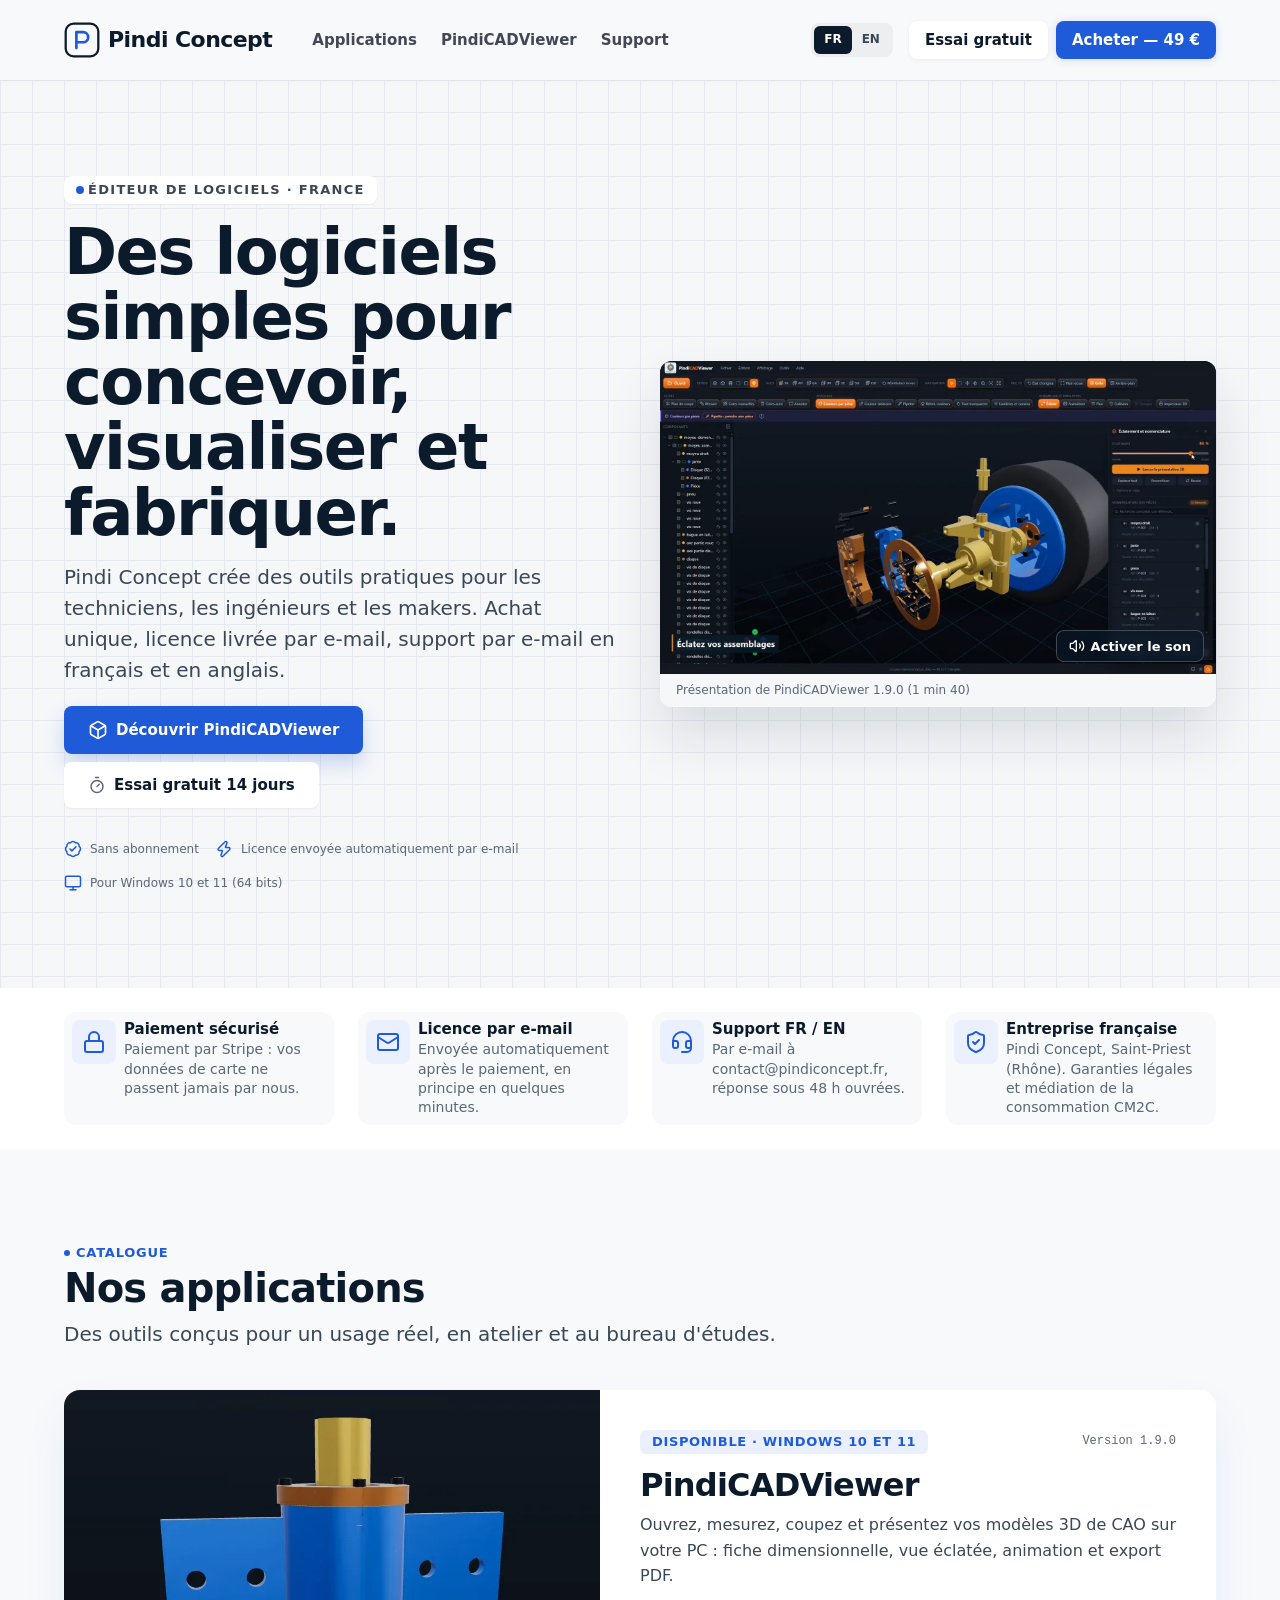
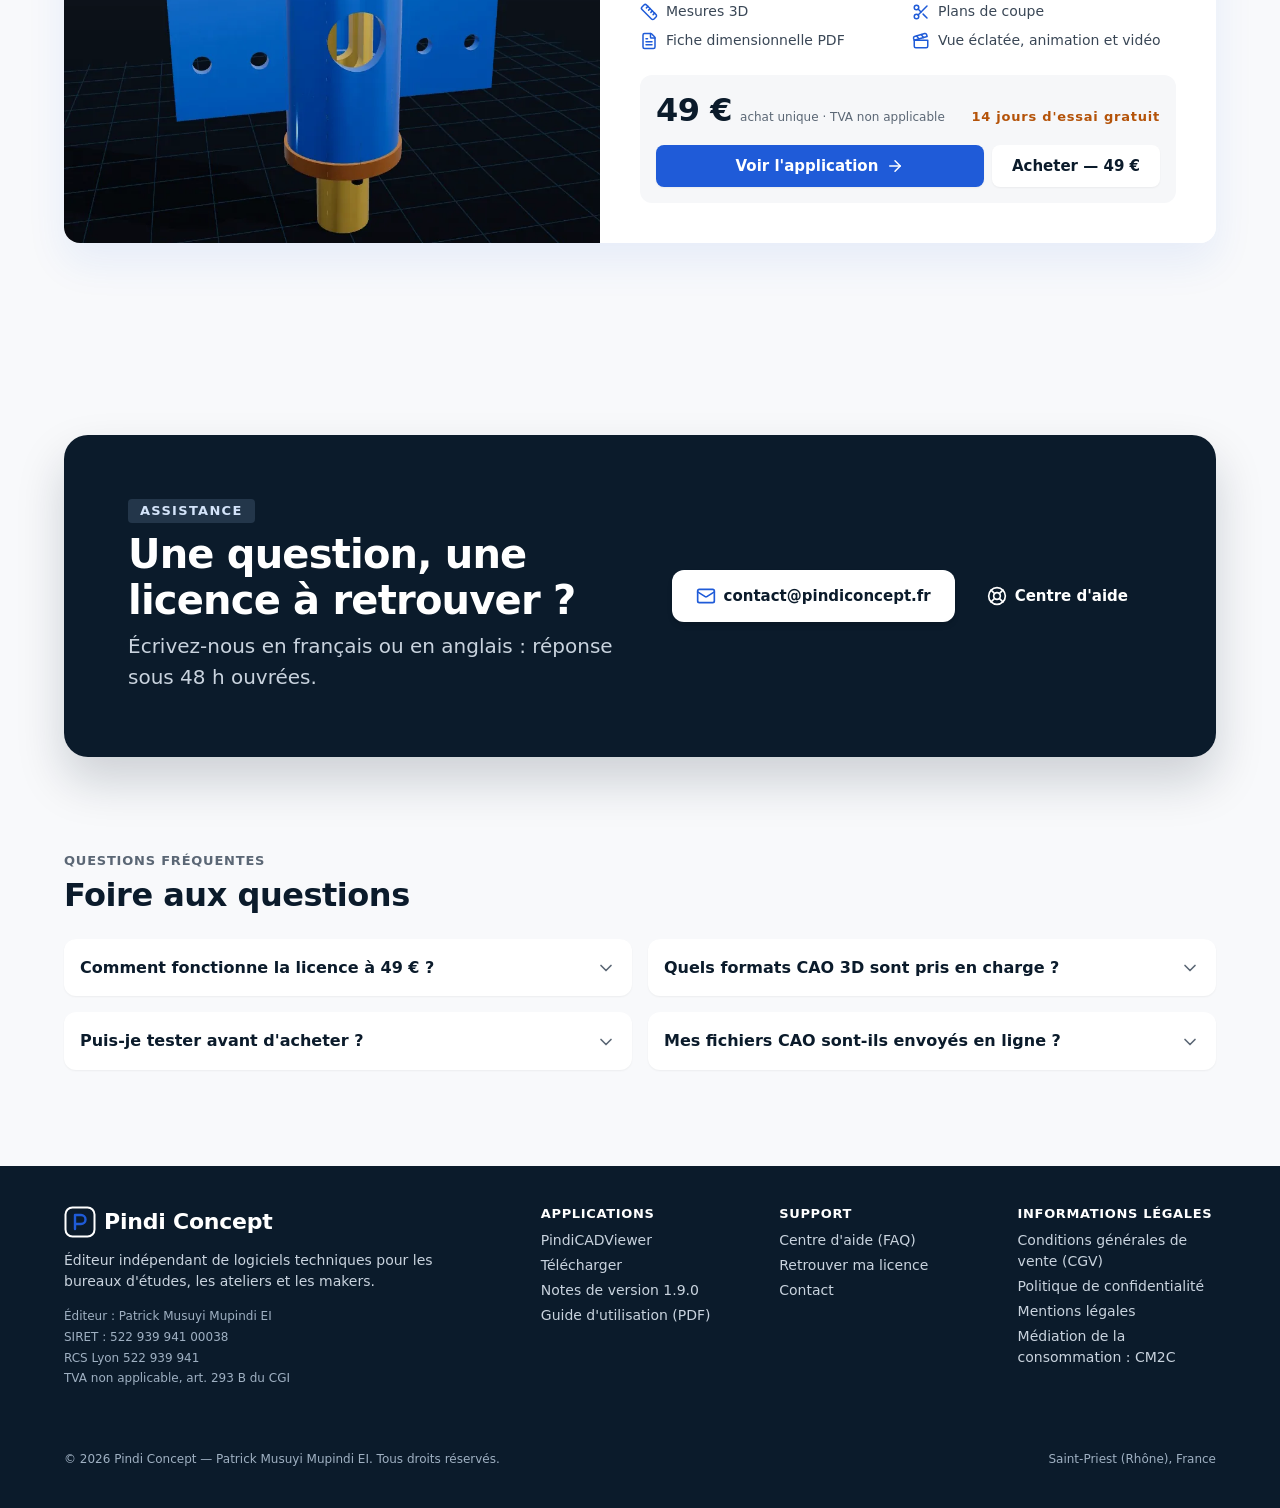
<file: index.html>
<!DOCTYPE html>
<html lang="fr">
<head>
<meta charset="utf-8"/>
<meta name="viewport" content="width=device-width, initial-scale=1"/>
<title>Pindi Concept — Logiciels techniques et CAO</title>
<meta name="description" content="Pindi Concept, éditeur de logiciels techniques : PindiCADViewer, visualiseur CAO 3D pour Windows. Achat unique de 49 €, essai gratuit 14 jours."/>
<link rel="icon" type="image/svg+xml" href="assets/favicon-pindiconcept.svg"/>
<link rel="alternate" hreflang="fr" href="https://www.pindiconcept.fr/"/>
<link rel="alternate" hreflang="en" href="https://www.pindiconcept.fr/en/"/>
<link rel="stylesheet" href="assets/pindiconcept.css"/>
</head>
<body class="bg-surface font-body-default text-body-default text-on-surface">
<svg width="0" height="0" style="position:absolute" aria-hidden="true">
  <symbol id="i-arrow-right" viewBox="0 0 24 24"><path d="M5 12h14"/><path d="m12 5 7 7-7 7"/></symbol>
  <symbol id="i-badge-check" viewBox="0 0 24 24"><path d="M3.85 8.62a4 4 0 0 1 4.78-4.77 4 4 0 0 1 6.74 0 4 4 0 0 1 4.78 4.78 4 4 0 0 1 0 6.74 4 4 0 0 1-4.77 4.78 4 4 0 0 1-6.75 0 4 4 0 0 1-4.78-4.77 4 4 0 0 1 0-6.76Z"/><path d="m16 9-5.5 5.5L8 12"/></symbol>
  <symbol id="i-box" viewBox="0 0 24 24"><path d="M21 8a2 2 0 0 0-1-1.73l-7-4a2 2 0 0 0-2 0l-7 4A2 2 0 0 0 3 8v8a2 2 0 0 0 1 1.73l7 4a2 2 0 0 0 2 0l7-4A2 2 0 0 0 21 16Z"/><path d="m3.3 7 8.7 5 8.7-5"/><path d="M12 22V12"/></symbol>
  <symbol id="i-check" viewBox="0 0 24 24"><path d="M20 6 9 17l-5-5"/></symbol>
  <symbol id="i-chevron-down" viewBox="0 0 24 24"><path d="m6 9 6 6 6-6"/></symbol>
  <symbol id="i-circle-help" viewBox="0 0 24 24"><circle cx="12" cy="12" r="10"/><path d="M9.09 9a3 3 0 0 1 5.83 1c0 2-3 3-3 3"/><path d="M12 17h.01"/></symbol>
  <symbol id="i-clapperboard" viewBox="0 0 24 24"><path d="m12.296 3.464 3.02 3.956"/><path d="M20.2 6 3 11l-.9-2.4c-.3-1.1.3-2.2 1.3-2.5l13.5-4c1.1-.3 2.2.3 2.5 1.3z"/><path d="M3 11h18v8a2 2 0 0 1-2 2H5a2 2 0 0 1-2-2z"/><path d="m6.18 5.276 3.1 3.899"/></symbol>
  <symbol id="i-cog" viewBox="0 0 24 24"><path d="M11 10.27 7 3.34"/><path d="m11 13.73-4 6.93"/><path d="M12 22v-2"/><path d="M12 2v2"/><path d="M14 12h8"/><path d="m17 20.66-1-1.73"/><path d="m17 3.34-1 1.73"/><path d="M2 12h2"/><path d="m20.66 17-1.73-1"/><path d="m20.66 7-1.73 1"/><path d="m3.34 17 1.73-1"/><path d="m3.34 7 1.73 1"/><circle cx="12" cy="12" r="2"/><circle cx="12" cy="12" r="8"/></symbol>
  <symbol id="i-credit-card" viewBox="0 0 24 24"><rect width="20" height="14" x="2" y="5" rx="2"/><line x1="2" x2="22" y1="10" y2="10"/></symbol>
  <symbol id="i-download" viewBox="0 0 24 24"><path d="M12 15V3"/><path d="M21 15v4a2 2 0 0 1-2 2H5a2 2 0 0 1-2-2v-4"/><path d="m7 10 5 5 5-5"/></symbol>
  <symbol id="i-file-text" viewBox="0 0 24 24"><path d="M6 22a2 2 0 0 1-2-2V4a2 2 0 0 1 2-2h8a2.4 2.4 0 0 1 1.704.706l3.588 3.588A2.4 2.4 0 0 1 20 8v12a2 2 0 0 1-2 2z"/><path d="M14 2v5a1 1 0 0 0 1 1h5"/><path d="M10 9H8"/><path d="M16 13H8"/><path d="M16 17H8"/></symbol>
  <symbol id="i-folder-open" viewBox="0 0 24 24"><path d="m6 14 1.5-2.9A2 2 0 0 1 9.24 10H20a2 2 0 0 1 1.94 2.5l-1.54 6a2 2 0 0 1-1.95 1.5H4a2 2 0 0 1-2-2V5a2 2 0 0 1 2-2h3.9a2 2 0 0 1 1.69.9l.81 1.2a2 2 0 0 0 1.67.9H18a2 2 0 0 1 2 2v2"/></symbol>
  <symbol id="i-headset" viewBox="0 0 24 24"><path d="M3 11h3a2 2 0 0 1 2 2v3a2 2 0 0 1-2 2H5a2 2 0 0 1-2-2v-5Zm0 0a9 9 0 1 1 18 0m0 0v5a2 2 0 0 1-2 2h-1a2 2 0 0 1-2-2v-3a2 2 0 0 1 2-2h3Z"/><path d="M21 16v2a4 4 0 0 1-4 4h-5"/></symbol>
  <symbol id="i-life-buoy" viewBox="0 0 24 24"><circle cx="12" cy="12" r="10"/><path d="m4.93 4.93 4.24 4.24"/><path d="m14.83 9.17 4.24-4.24"/><path d="m14.83 14.83 4.24 4.24"/><path d="m9.17 14.83-4.24 4.24"/><circle cx="12" cy="12" r="4"/></symbol>
  <symbol id="i-lock" viewBox="0 0 24 24"><rect width="18" height="11" x="3" y="11" rx="2" ry="2"/><path d="M7 11V7a5 5 0 0 1 10 0v4"/></symbol>
  <symbol id="i-lock-open" viewBox="0 0 24 24"><rect width="18" height="11" x="3" y="11" rx="2" ry="2"/><path d="M7 11V7a5 5 0 0 1 9.9-1"/></symbol>
  <symbol id="i-mail" viewBox="0 0 24 24"><path d="m22 7-8.991 5.727a2 2 0 0 1-2.009 0L2 7"/><rect x="2" y="4" width="20" height="16" rx="2"/></symbol>
  <symbol id="i-mail-check" viewBox="0 0 24 24"><path d="M22 13V6a2 2 0 0 0-2-2H4a2 2 0 0 0-2 2v12c0 1.1.9 2 2 2h8"/><path d="m22 7-8.97 5.7a1.94 1.94 0 0 1-2.06 0L2 7"/><path d="m16 19 2 2 4-4"/></symbol>
  <symbol id="i-monitor" viewBox="0 0 24 24"><rect width="20" height="14" x="2" y="3" rx="2"/><line x1="8" x2="16" y1="21" y2="21"/><line x1="12" x2="12" y1="17" y2="21"/></symbol>
  <symbol id="i-printer" viewBox="0 0 24 24"><path d="M6 18H4a2 2 0 0 1-2-2v-5a2 2 0 0 1 2-2h16a2 2 0 0 1 2 2v5a2 2 0 0 1-2 2h-2"/><path d="M6 9V3a1 1 0 0 1 1-1h10a1 1 0 0 1 1 1v6"/><rect x="6" y="14" width="12" height="8" rx="1"/></symbol>
  <symbol id="i-puzzle" viewBox="0 0 24 24"><path d="M15.39 4.39a1 1 0 0 0 1.68-.474 2.5 2.5 0 1 1 3.014 3.015 1 1 0 0 0-.474 1.68l1.683 1.682a2.414 2.414 0 0 1 0 3.414L19.61 15.39a1 1 0 0 1-1.68-.474 2.5 2.5 0 1 0-3.014 3.015 1 1 0 0 1 .474 1.68l-1.683 1.682a2.414 2.414 0 0 1-3.414 0L8.61 19.61a1 1 0 0 0-1.68.474 2.5 2.5 0 1 1-3.014-3.015 1 1 0 0 0 .474-1.68l-1.683-1.682a2.414 2.414 0 0 1 0-3.414L4.39 8.61a1 1 0 0 1 1.68.474 2.5 2.5 0 1 0 3.014-3.015 1 1 0 0 1-.474-1.68l1.683-1.682a2.414 2.414 0 0 1 3.414 0z"/></symbol>
  <symbol id="i-receipt" viewBox="0 0 24 24"><path d="M12 17V7"/><path d="M16 8h-6a2 2 0 0 0 0 4h4a2 2 0 0 1 0 4H8"/><path d="M4 3a1 1 0 0 1 1-1 1.3 1.3 0 0 1 .7.2l.933.6a1.3 1.3 0 0 0 1.4 0l.934-.6a1.3 1.3 0 0 1 1.4 0l.933.6a1.3 1.3 0 0 0 1.4 0l.933-.6a1.3 1.3 0 0 1 1.4 0l.934.6a1.3 1.3 0 0 0 1.4 0l.933-.6A1.3 1.3 0 0 1 19 2a1 1 0 0 1 1 1v18a1 1 0 0 1-1 1 1.3 1.3 0 0 1-.7-.2l-.933-.6a1.3 1.3 0 0 0-1.4 0l-.934.6a1.3 1.3 0 0 1-1.4 0l-.933-.6a1.3 1.3 0 0 0-1.4 0l-.933.6a1.3 1.3 0 0 1-1.4 0l-.934-.6a1.3 1.3 0 0 0-1.4 0l-.933.6a1.3 1.3 0 0 1-.7.2 1 1 0 0 1-1-1z"/></symbol>
  <symbol id="i-ruler" viewBox="0 0 24 24"><path d="M21.3 15.3a2.4 2.4 0 0 1 0 3.4l-2.6 2.6a2.4 2.4 0 0 1-3.4 0L2.7 8.7a2.41 2.41 0 0 1 0-3.4l2.6-2.6a2.41 2.41 0 0 1 3.4 0Z"/><path d="m14.5 12.5 2-2"/><path d="m11.5 9.5 2-2"/><path d="m8.5 6.5 2-2"/><path d="m17.5 15.5 2-2"/></symbol>
  <symbol id="i-scissors" viewBox="0 0 24 24"><circle cx="6" cy="6" r="3"/><path d="M8.12 8.12 12 12"/><path d="M20 4 8.12 15.88"/><circle cx="6" cy="18" r="3"/><path d="M14.8 14.8 20 20"/></symbol>
  <symbol id="i-shield-alert" viewBox="0 0 24 24"><path d="M20 13c0 5-3.5 7.5-7.66 8.95a1 1 0 0 1-.67-.01C7.5 20.5 4 18 4 13V6a1 1 0 0 1 1-1c2 0 4.5-1.2 6.24-2.72a1.17 1.17 0 0 1 1.52 0C14.51 3.81 17 5 19 5a1 1 0 0 1 1 1z"/><path d="M12 8v4"/><path d="M12 16h.01"/></symbol>
  <symbol id="i-shield-check" viewBox="0 0 24 24"><path d="M20 13c0 5-3.5 7.5-7.66 8.95a1 1 0 0 1-.67-.01C7.5 20.5 4 18 4 13V6a1 1 0 0 1 1-1c2 0 4.5-1.2 6.24-2.72a1.17 1.17 0 0 1 1.52 0C14.51 3.81 17 5 19 5a1 1 0 0 1 1 1z"/><path d="m9 12 2 2 4-4"/></symbol>
  <symbol id="i-shopping-bag" viewBox="0 0 24 24"><path d="M16 10a4 4 0 0 1-8 0"/><path d="M3.103 6.034h17.794"/><path d="M3.4 5.467a2 2 0 0 0-.4 1.2V20a2 2 0 0 0 2 2h14a2 2 0 0 0 2-2V6.667a2 2 0 0 0-.4-1.2l-2-2.667A2 2 0 0 0 17 2H7a2 2 0 0 0-1.6.8z"/></symbol>
  <symbol id="i-timer" viewBox="0 0 24 24"><line x1="10" x2="14" y1="2" y2="2"/><line x1="12" x2="15" y1="14" y2="11"/><circle cx="12" cy="14" r="8"/></symbol>
  <symbol id="i-triangle-alert" viewBox="0 0 24 24"><path d="m21.73 18-8-14a2 2 0 0 0-3.48 0l-8 14A2 2 0 0 0 4 21h16a2 2 0 0 0 1.73-3"/><path d="M12 9v4"/><path d="M12 17h.01"/></symbol>
  <symbol id="i-usb" viewBox="0 0 24 24"><circle cx="10" cy="7" r="1"/><circle cx="4" cy="20" r="1"/><path d="M4.7 19.3 19 5"/><path d="m21 3-3 1 2 2Z"/><path d="M9.26 7.68 5 12l2 5"/><path d="m10 14 5 2 3.5-3.5"/><path d="m18 12 1-1 1 1-1 1Z"/></symbol>
  <symbol id="i-volume-2" viewBox="0 0 24 24"><path d="M11 4.702a.705.705 0 0 0-1.203-.498L6.413 7.587A1.4 1.4 0 0 1 5.416 8H3a1 1 0 0 0-1 1v6a1 1 0 0 0 1 1h2.416a1.4 1.4 0 0 1 .997.413l3.383 3.384A.705.705 0 0 0 11 19.298z"/><path d="M16 9a5 5 0 0 1 0 6"/><path d="M19.364 18.364a9 9 0 0 0 0-12.728"/></symbol>
  <symbol id="i-zap" viewBox="0 0 24 24"><path d="M15.914 4a1.5 1.5 0 00-2.474-1.561l-9 9A1.5 1.5 0 005.5 14h4.002a.5.5 0 01.471.666L8.086 20a1.5 1.5 0 002.475 1.56l9-9A1.5 1.5 0 0018.5 10h-3.997a.5.5 0 01-.472-.667z"/></symbol>
</svg>
<header class="fixed top-0 w-full z-50 bg-surface/90 backdrop-blur-xl shadow-[0_1px_8px_rgba(0,0,0,0.04)]">
<div class="h-20 max-w-[1200px] mx-auto px-gutter flex items-center justify-between gap-space-md">
<div class="flex items-center gap-space-lg">
<a class="flex items-center gap-space-sm text-text-primary" href="index.html" aria-label="Pindi Concept — accueil"><svg class="h-9 w-9" viewBox="0 0 32 32" fill="none" aria-hidden="true"><rect x="1.5" y="1.5" width="29" height="29" rx="7" stroke="currentColor" stroke-width="2"/><path d="M11 23V9h6a4.5 4.5 0 0 1 0 9h-6" stroke="#1F5BD8" stroke-width="2.4" stroke-linecap="round" stroke-linejoin="round"/></svg><span class="hdr-name font-headline-sm text-headline-sm tracking-tight text-text-primary font-bold">Pindi Concept</span></a>
<nav class="hidden md:flex items-center gap-space-lg ml-space-md" aria-label="Navigation principale">
<a class="font-label-default text-label-default text-on-surface-variant hover:text-on-surface transition-colors" href="index.html#applications">Applications</a>
<a class="font-label-default text-label-default text-on-surface-variant hover:text-on-surface transition-colors" href="pindicadviewer.html">PindiCADViewer</a>
<a class="font-label-default text-label-default text-on-surface-variant hover:text-on-surface transition-colors" href="index.html#support">Support</a>
</nav>
</div>
<div class="flex items-center gap-space-md">
<div class="lang flex items-center bg-surface-container p-[3px] rounded-lg" role="group" aria-label="Langue">
<a href="#" hreflang="fr" lang="fr" aria-current="true">FR</a>
<a href="en/index.html" hreflang="en" lang="en">EN</a>
</div>
<div class="hidden lg:flex items-center gap-space-sm">
<a class="px-4 py-2.5 rounded-lg bg-surface-canvas text-text-primary font-label-default text-label-default hover:bg-surface-subtle transition-colors shadow-[0_1px_4px_rgba(0,0,0,0.06)]" href="pindicadviewer.html#telecharger">Essai gratuit</a>
<a class="px-4 py-2.5 rounded-lg bg-primary-container text-on-primary font-label-default text-label-default hover:bg-accent-hover transition-colors shadow-[0_1px_8px_rgba(31,91,216,0.2)]" href="pindicadviewer.html#prix">Acheter — 49 €</a>
</div>
</div>
</div>
</header>
<main class="w-full pt-20 bg-surface">
<section class="relative w-full overflow-hidden bg-surface-subtle" style="background-image: linear-gradient(to right, #E6EAF0 1px, transparent 1px), linear-gradient(to bottom, #E6EAF0 1px, transparent 1px); background-size: 32px 32px;">
<div class="max-w-[1200px] mx-auto px-gutter py-space-xl lg:py-24 flex flex-col lg:flex-row items-center gap-space-xl">
<div class="flex-1 min-w-0 flex flex-col gap-space-md z-10">
<div class="inline-flex items-center gap-space-xs self-start px-3 py-1.5 rounded-lg bg-surface-canvas shadow-sm"><span class="w-2 h-2 rounded-full bg-primary-container"></span><span class="font-label-caps text-label-caps text-text-secondary tracking-widest uppercase">Éditeur de logiciels · France</span></div>
<h1 class="font-headline-lg text-headline-lg lg:text-display text-text-primary tracking-tight">Des logiciels simples pour concevoir, visualiser et fabriquer.</h1>
<p class="font-body-lead text-body-lead text-text-secondary max-w-xl">Pindi Concept crée des outils pratiques pour les techniciens, les ingénieurs et les makers. Achat unique, licence livrée par e-mail, support par e-mail en français et en anglais.</p>
<div class="flex flex-wrap items-center gap-space-sm pt-space-xs">
<a class="inline-flex items-center justify-center gap-2 px-6 py-3.5 rounded-lg bg-primary-container text-on-primary font-label-default text-label-default hover:bg-accent-hover transition-all shadow-[0_10px_20px_rgba(31,91,216,0.22)]" href="pindicadviewer.html"><svg class="ic ic-20" aria-hidden="true"><use href="#i-box"/></svg><span>Découvrir PindiCADViewer</span></a>
<a class="inline-flex items-center justify-center gap-2 px-6 py-3.5 rounded-lg bg-surface-canvas text-text-primary font-label-default text-label-default hover:bg-surface-dim transition-all shadow-sm" href="pindicadviewer.html#telecharger"><span class="text-text-muted"><svg class="ic ic-18" aria-hidden="true"><use href="#i-timer"/></svg></span><span>Essai gratuit 14 jours</span></a>
</div>
<div class="pt-space-md flex flex-wrap items-center gap-space-md font-caption text-caption text-text-muted">
<div class="flex items-center gap-2"><span class="text-primary-container"><svg class="ic ic-18" aria-hidden="true"><use href="#i-badge-check"/></svg></span><span>Sans abonnement</span></div>
<div class="flex items-center gap-2"><span class="text-primary-container"><svg class="ic ic-18" aria-hidden="true"><use href="#i-zap"/></svg></span><span>Licence envoyée automatiquement par e-mail</span></div>
<div class="flex items-center gap-2"><span class="text-primary-container"><svg class="ic ic-18" aria-hidden="true"><use href="#i-monitor"/></svg></span><span>Pour Windows 10 et 11 (64 bits)</span></div>
</div>
</div>
<div class="flex-1 w-full min-w-0 z-10">
<figure class="relative rounded-xl bg-surface-canvas shadow-[0_28px_56px_rgba(11,27,43,0.12)] overflow-hidden">
<div class="relative" data-video>
<video class="shot" muted loop playsinline preload="none" width="1920" height="1080" poster="media/pindicadviewer-1.9.0-poster-fr.webp" data-boucle="media/pindicadviewer-1.9.0-boucle-fr.mp4" data-complete="media/pindicadviewer-1.9.0-fr.mp4" aria-label="Vidéo de présentation de PindiCADViewer 1.9.0"></video>
<button type="button" class="btn-son" data-son aria-label="Activer le son" title="Activer le son"><svg class="ic ic-16" aria-hidden="true"><use href="#i-volume-2"/></svg><span>Activer le son</span></button>
</div>
<figcaption class="px-4 py-2 bg-surface-subtle font-caption text-caption text-text-muted">Présentation de PindiCADViewer 1.9.0 (1 min 40)</figcaption>
</figure>
</div>
</div>
</section>
<section class="w-full bg-surface-canvas shadow-sm">
<div class="max-w-[1200px] mx-auto px-gutter py-space-lg">
<div class="grid grid-cols-1 sm:grid-cols-2 lg:grid-cols-4 gap-space-lg">
<div class="flex items-start gap-space-sm p-space-sm rounded-xl bg-surface hover:bg-surface-subtle transition-colors">
<div class="w-11 h-11 rounded-lg bg-accent-tint text-primary-container flex items-center justify-center shrink-0"><svg class="ic ic-24" aria-hidden="true"><use href="#i-lock"/></svg></div>
<div class="flex flex-col"><h3 class="font-label-default text-label-default text-text-primary">Paiement sécurisé</h3><p class="font-body-sm text-body-sm text-text-muted mt-0.5 leading-snug">Paiement par Stripe : vos données de carte ne passent jamais par nous.</p></div>
</div>
<div class="flex items-start gap-space-sm p-space-sm rounded-xl bg-surface hover:bg-surface-subtle transition-colors">
<div class="w-11 h-11 rounded-lg bg-accent-tint text-primary-container flex items-center justify-center shrink-0"><svg class="ic ic-24" aria-hidden="true"><use href="#i-mail"/></svg></div>
<div class="flex flex-col"><h3 class="font-label-default text-label-default text-text-primary">Licence par e-mail</h3><p class="font-body-sm text-body-sm text-text-muted mt-0.5 leading-snug">Envoyée automatiquement après le paiement, en principe en quelques minutes.</p></div>
</div>
<div class="flex items-start gap-space-sm p-space-sm rounded-xl bg-surface hover:bg-surface-subtle transition-colors">
<div class="w-11 h-11 rounded-lg bg-accent-tint text-primary-container flex items-center justify-center shrink-0"><svg class="ic ic-24" aria-hidden="true"><use href="#i-headset"/></svg></div>
<div class="flex flex-col"><h3 class="font-label-default text-label-default text-text-primary">Support FR / EN</h3><p class="font-body-sm text-body-sm text-text-muted mt-0.5 leading-snug">Par e-mail à contact@pindiconcept.fr, réponse sous 48 h ouvrées.</p></div>
</div>
<div class="flex items-start gap-space-sm p-space-sm rounded-xl bg-surface hover:bg-surface-subtle transition-colors">
<div class="w-11 h-11 rounded-lg bg-accent-tint text-primary-container flex items-center justify-center shrink-0"><svg class="ic ic-24" aria-hidden="true"><use href="#i-shield-check"/></svg></div>
<div class="flex flex-col"><h3 class="font-label-default text-label-default text-text-primary">Entreprise française</h3><p class="font-body-sm text-body-sm text-text-muted mt-0.5 leading-snug">Pindi Concept, Saint-Priest (Rhône). Garanties légales et médiation de la consommation CM2C.</p></div>
</div>
</div>
</div>
</section>
<section class="w-full py-space-xl lg:py-24 bg-surface" id="applications">
<div class="max-w-[1200px] mx-auto px-gutter flex flex-col gap-space-xl">
<div class="flex flex-col gap-space-xs max-w-3xl">
<div class="inline-flex items-center gap-1.5 font-label-caps text-label-caps text-primary-container uppercase"><span class="w-1.5 h-1.5 rounded-full bg-primary-container"></span>Catalogue</div>
<h2 class="font-headline-lg text-headline-lg text-text-primary">Nos applications</h2>
<p class="font-body-lead text-body-lead text-text-secondary mt-1">Des outils conçus pour un usage réel, en atelier et au bureau d'études.</p>
</div>
<div class="relative rounded-2xl bg-surface-canvas shadow-[0_20px_40px_rgba(31,91,216,0.08)] overflow-hidden flex flex-col lg:flex-row" id="prix">
<div class="flex-1 lg:max-w-[54%] bg-surface-placeholder relative overflow-hidden">
<img class="cover" src="assets/pcv-moule-fr.webp" srcset="assets/pcv-moule-fr-800.webp 800w, assets/pcv-moule-fr.webp 1600w" sizes="(max-width: 800px) 100vw, 1100px" alt="PindiCADViewer : assemblage d'un moule, tube et platines bleus, flasques cuivre, arbre doré, avec l'arborescence des composants" loading="lazy" decoding="async"/>
</div>
<div class="flex-1 p-space-lg lg:p-space-xl flex flex-col justify-between gap-space-lg bg-surface-canvas">
<div class="flex flex-col gap-space-sm">
<div class="flex flex-wrap items-center justify-between gap-2">
<span class="px-3 py-1 rounded-md bg-accent-tint text-primary-container font-label-caps text-label-caps tracking-wider uppercase">Disponible · Windows 10 et 11</span>
<span class="text-caption font-mono text-text-muted">Version 1.9.0</span>
</div>
<h3 class="font-headline-md text-headline-md text-text-primary tracking-tight mt-1">PindiCADViewer</h3>
<p class="font-body-default text-body-default text-text-secondary">Ouvrez, mesurez, coupez et présentez vos modèles 3D de CAO sur votre PC : fiche dimensionnelle, vue éclatée, animation et export PDF.</p>
<div class="grid grid-cols-1 sm:grid-cols-2 gap-space-sm pt-space-xs text-text-secondary font-body-sm text-body-sm">
<div class="flex items-center gap-2"><span class="text-primary-container"><svg class="ic ic-18" aria-hidden="true"><use href="#i-ruler"/></svg></span><span>Mesures 3D</span></div>
<div class="flex items-center gap-2"><span class="text-primary-container"><svg class="ic ic-18" aria-hidden="true"><use href="#i-scissors"/></svg></span><span>Plans de coupe</span></div>
<div class="flex items-center gap-2"><span class="text-primary-container"><svg class="ic ic-18" aria-hidden="true"><use href="#i-file-text"/></svg></span><span>Fiche dimensionnelle PDF</span></div>
<div class="flex items-center gap-2"><span class="text-primary-container"><svg class="ic ic-18" aria-hidden="true"><use href="#i-clapperboard"/></svg></span><span>Vue éclatée, animation et vidéo</span></div>
</div>
</div>
<div class="flex flex-col gap-space-md bg-surface-subtle p-space-md rounded-xl">
<div class="flex flex-wrap items-baseline justify-between gap-2">
<div class="flex items-baseline gap-2"><span class="font-headline-md text-headline-md text-text-primary font-bold">49 €</span><span class="font-caption text-caption text-text-muted">achat unique · TVA non applicable</span></div>
<span class="font-label-caps text-label-caps text-status-warning font-semibold">14 jours d'essai gratuit</span>
</div>
<div class="flex flex-wrap items-center gap-space-sm">
<a class="flex-1 inline-flex items-center justify-center gap-2 px-5 py-3 rounded-lg bg-primary-container text-on-primary font-label-default text-label-default hover:bg-accent-hover transition-colors shadow-sm" href="pindicadviewer.html"><span>Voir l'application</span><svg class="ic ic-18" aria-hidden="true"><use href="#i-arrow-right"/></svg></a>
<a class="inline-flex items-center justify-center px-5 py-3 rounded-lg bg-surface-canvas text-text-primary font-label-default text-label-default hover:bg-surface-dim transition-colors shadow-sm" data-buy href="pindicadviewer.html#prix">Acheter — 49 €</a>
</div>
</div>
</div>
</div>
</div>
</section>
<section class="w-full py-space-xl lg:py-24 bg-surface" id="support">
<div class="max-w-[1200px] mx-auto px-gutter">
<div class="rounded-3xl bg-text-primary text-text-inverse p-space-lg sm:p-space-xl lg:p-16 shadow-[0_24px_48px_rgba(11,27,43,0.18)] flex flex-col lg:flex-row lg:items-center justify-between gap-space-xl relative overflow-hidden">
<div class="flex-1 min-w-0 flex flex-col gap-space-sm relative z-10">
<div class="inline-flex items-center gap-2 self-start px-3 py-1 rounded bg-border-inverse text-secondary-fixed font-label-caps text-label-caps tracking-widest uppercase">Assistance</div>
<h2 class="font-headline-md text-headline-md lg:text-headline-lg text-text-inverse tracking-tight">Une question, une licence à retrouver ?</h2>
<p class="font-body-lead text-body-lead text-text-inverse-body max-w-xl">Écrivez-nous en français ou en anglais : réponse sous 48 h ouvrées.</p>
</div>
<div class="flex flex-col sm:flex-row items-stretch sm:items-center gap-space-sm relative z-10 shrink-0">
<a class="inline-flex items-center justify-center gap-2 px-6 py-4 rounded-xl bg-surface-canvas text-text-primary font-label-default text-label-default hover:bg-surface-subtle transition-all shadow-md" href="mailto:contact@pindiconcept.fr"><span class="text-primary-container"><svg class="ic ic-20" aria-hidden="true"><use href="#i-mail"/></svg></span><span>contact@pindiconcept.fr</span></a>
<a class="inline-flex items-center justify-center gap-2 px-6 py-4 rounded-xl text-text-inverse font-label-default text-label-default hover:bg-white/10 transition-all" href="pindicadviewer.html#faq"><svg class="ic ic-20" aria-hidden="true"><use href="#i-life-buoy"/></svg><span>Centre d'aide</span></a>
</div>
</div>
</div>
</section>
<section class="w-full pb-space-xl lg:pb-24 bg-surface">
<div class="max-w-[1200px] mx-auto px-gutter flex flex-col gap-space-lg">
<div class="flex flex-col gap-2"><span class="font-label-caps text-label-caps text-text-muted uppercase">Questions fréquentes</span><h2 class="font-headline-md text-headline-md text-text-primary">Foire aux questions</h2></div>
<div class="grid grid-cols-1 md:grid-cols-2 gap-space-md items-start">
<details class="group bg-surface-canvas rounded-xl p-space-md shadow-sm">
<summary class="flex items-center justify-between gap-3 cursor-pointer list-none font-body-strong text-body-strong text-text-primary"><span>Comment fonctionne la licence à 49 € ?</span><span class="text-text-muted transition-transform group-open:rotate-180"><svg class="ic ic-20" aria-hidden="true"><use href="#i-chevron-down"/></svg></span></summary>
<div class="font-body-default text-body-default text-text-secondary mt-3 pt-3">Vous payez une seule fois, sans abonnement ni prélèvement. La licence (clé et fichier .pcvlic) vous est envoyée automatiquement par e-mail après le paiement. La licence est personnelle : vous pouvez l'utiliser sur 2 ordinateurs qui vous appartiennent. Changement d'ordinateur : le transfert est possible sur simple demande à <a class="text-primary underline" href="mailto:contact@pindiconcept.fr">contact@pindiconcept.fr</a>. Mises à jour 1.x incluses (1.9, 1.10…) ; une future version majeure 2.0 pourra faire l’objet d’un nouvel achat.</div>
</details>
<details class="group bg-surface-canvas rounded-xl p-space-md shadow-sm">
<summary class="flex items-center justify-between gap-3 cursor-pointer list-none font-body-strong text-body-strong text-text-primary"><span>Quels formats CAO 3D sont pris en charge ?</span><span class="text-text-muted transition-transform group-open:rotate-180"><svg class="ic ic-20" aria-hidden="true"><use href="#i-chevron-down"/></svg></span></summary>
<div class="font-body-default text-body-default text-text-secondary mt-3 pt-3">PindiCADViewer ouvre STEP (.step, .stp), IGES (.iges, .igs), BREP (.brep), STL (.stl), OBJ (.obj), 3DXML (.3dxml), DXF (.dxf), ainsi que ses propres projets .pindi. Via SOLIDWORKS, si SOLIDWORKS est installé sur le poste : SOLIDWORKS, eDrawings, Parasolid, ACIS, JT, Inventor, CATIA V5, NX, Creo, Solid Edge, DWG. PindiCADViewer les fait convertir en STEP par le SOLIDWORKS installé, puis les affiche.</div>
</details>
<details class="group bg-surface-canvas rounded-xl p-space-md shadow-sm">
<summary class="flex items-center justify-between gap-3 cursor-pointer list-none font-body-strong text-body-strong text-text-primary"><span>Puis-je tester avant d'acheter ?</span><span class="text-text-muted transition-transform group-open:rotate-180"><svg class="ic ic-20" aria-hidden="true"><use href="#i-chevron-down"/></svg></span></summary>
<div class="font-body-default text-body-default text-text-secondary mt-3 pt-3">Oui. Au premier lancement, « Commencer l'essai gratuit de 14 jours » donne accès à toutes les fonctions, sans carte bancaire ni inscription. Ensuite, le logiciel reste utilisable en visualisation seule (ouvrir et regarder vos modèles) jusqu'à l'activation d'une licence.</div>
</details>
<details class="group bg-surface-canvas rounded-xl p-space-md shadow-sm">
<summary class="flex items-center justify-between gap-3 cursor-pointer list-none font-body-strong text-body-strong text-text-primary"><span>Mes fichiers CAO sont-ils envoyés en ligne ?</span><span class="text-text-muted transition-transform group-open:rotate-180"><svg class="ic ic-20" aria-hidden="true"><use href="#i-chevron-down"/></svg></span></summary>
<div class="font-body-default text-body-default text-text-secondary mt-3 pt-3">Non. Vos fichiers CAO sont ouverts et traités uniquement sur votre ordinateur. Le logiciel ne contient aucune télémétrie et ne recherche pas de mises à jour automatiquement. L'assistant IA fonctionne lui aussi sur votre PC, sans connexion, et la licence se vérifie hors ligne, sans identifiant matériel. Seule exception : une fois la licence activée, le logiciel vérifie au plus une fois par jour qu'elle n'a pas été désactivée (après un remboursement ou une contestation du paiement), en n'envoyant que le numéro de licence et la version ; sans connexion, il fonctionne normalement.</div>
</details>
</div>
</div>
</section>
</main>
<footer class="w-full bg-text-primary text-text-inverse py-space-xl">
<div class="max-w-[1200px] mx-auto px-gutter">
<div class="grid grid-cols-1 md:grid-cols-2 lg:grid-cols-5 gap-space-xl pb-space-xl">
<div class="lg:col-span-2 flex flex-col gap-space-sm">
<div class="flex items-center gap-space-sm text-text-inverse"><svg class="h-8 w-8" viewBox="0 0 32 32" fill="none" aria-hidden="true"><rect x="1.5" y="1.5" width="29" height="29" rx="7" stroke="currentColor" stroke-width="2"/><path d="M11 23V9h6a4.5 4.5 0 0 1 0 9h-6" stroke="#1F5BD8" stroke-width="2.4" stroke-linecap="round" stroke-linejoin="round"/></svg><span class="font-headline-sm text-headline-sm text-text-inverse font-bold">Pindi Concept</span></div>
<p class="font-body-sm text-body-sm text-text-inverse-body mt-space-xs max-w-sm">Éditeur indépendant de logiciels techniques pour les bureaux d'études, les ateliers et les makers.</p>
<div class="flex flex-col gap-1 mt-space-sm font-caption text-caption text-text-inverse-muted">
<span>Éditeur : Patrick Musuyi Mupindi EI</span>
<span>SIRET : 522 939 941 00038</span>
<span>RCS Lyon 522 939 941</span>
<span>TVA non applicable, art. 293 B du CGI</span>
</div>
</div>
<div class="flex flex-col gap-space-sm">
<h3 class="font-label-caps text-label-caps text-text-inverse uppercase tracking-wider">Applications</h3>
<ul class="flex flex-col gap-space-xs font-body-sm text-body-sm text-text-inverse-body">
<li><a class="hover:text-text-inverse" href="pindicadviewer.html">PindiCADViewer</a></li>
<li><a class="hover:text-text-inverse" href="pindicadviewer.html#telecharger">Télécharger</a></li>
<li><a class="hover:text-text-inverse" data-download href="pindicadviewer.html#telecharger">Notes de version 1.9.0</a></li>
<li><a class="hover:text-text-inverse" href="guide-utilisation-pindicadviewer.pdf">Guide d'utilisation (PDF)</a></li>
</ul>
</div>
<div class="flex flex-col gap-space-sm">
<h3 class="font-label-caps text-label-caps text-text-inverse uppercase tracking-wider">Support</h3>
<ul class="flex flex-col gap-space-xs font-body-sm text-body-sm text-text-inverse-body">
<li><a class="hover:text-text-inverse" href="pindicadviewer.html#faq">Centre d'aide (FAQ)</a></li>
<li><a class="hover:text-text-inverse" href="mailto:contact@pindiconcept.fr?subject=Retrouver%20ma%20licence">Retrouver ma licence</a></li>
<li><a class="hover:text-text-inverse" href="mailto:contact@pindiconcept.fr">Contact</a></li>
</ul>
</div>
<div class="flex flex-col gap-space-sm">
<h3 class="font-label-caps text-label-caps text-text-inverse uppercase tracking-wider">Informations légales</h3>
<ul class="flex flex-col gap-space-xs font-body-sm text-body-sm text-text-inverse-body">
<li><a class="hover:text-text-inverse" href="cgv.html">Conditions générales de vente (CGV)</a></li>
<li><a class="hover:text-text-inverse" href="confidentialite.html">Politique de confidentialité</a></li>
<li><a class="hover:text-text-inverse" href="mentions-legales.html">Mentions légales</a></li>
<li><a class="hover:text-text-inverse" href="https://www.cm2c.net" rel="noopener">Médiation de la consommation : CM2C</a></li>
</ul>
</div>
</div>
<div class="pt-space-lg flex flex-col sm:flex-row items-center justify-between gap-space-md font-caption text-caption text-text-inverse-muted">
<p>© 2026 Pindi Concept — Patrick Musuyi Mupindi EI. Tous droits réservés.</p>
<p>Saint-Priest (Rhône), France</p>
</div>
</div>
</footer>
<script src="config.js"></script>
<script src="assets/video.js" defer></script>
</body>
</html>
</file>
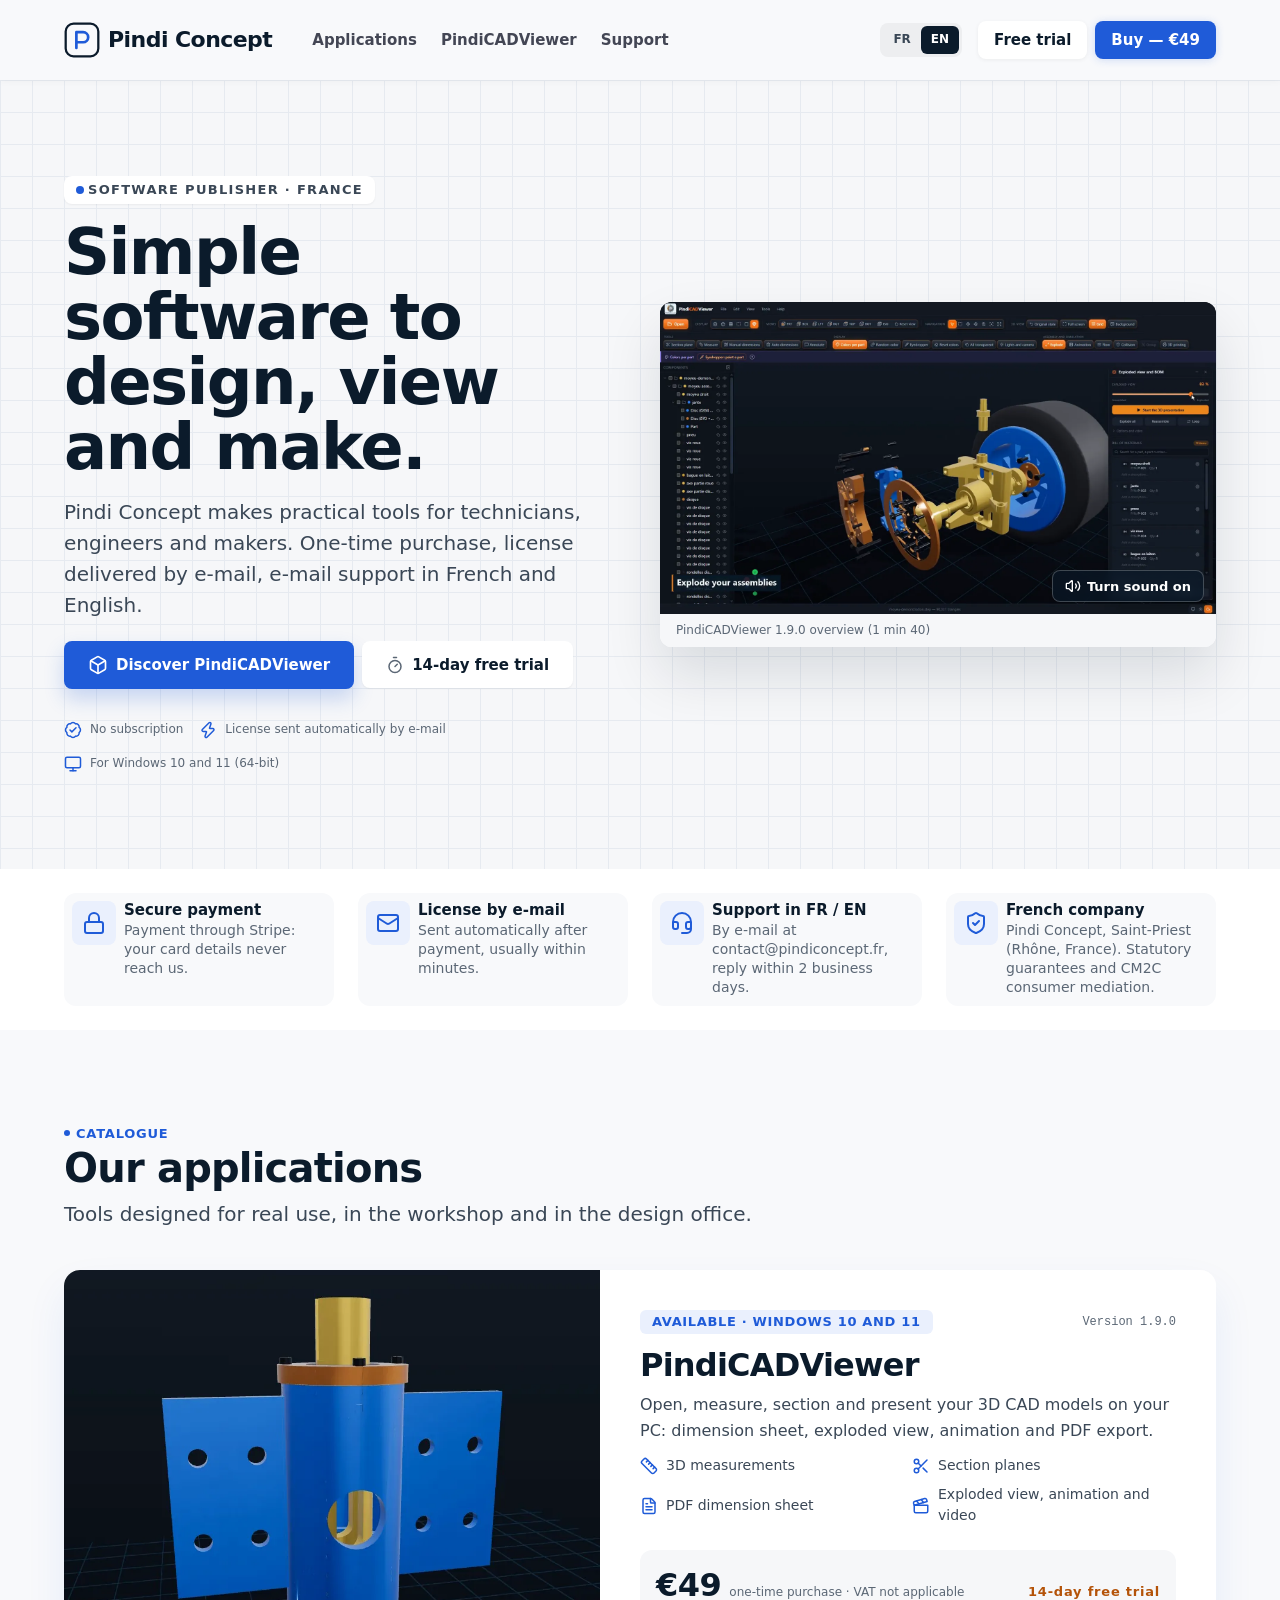
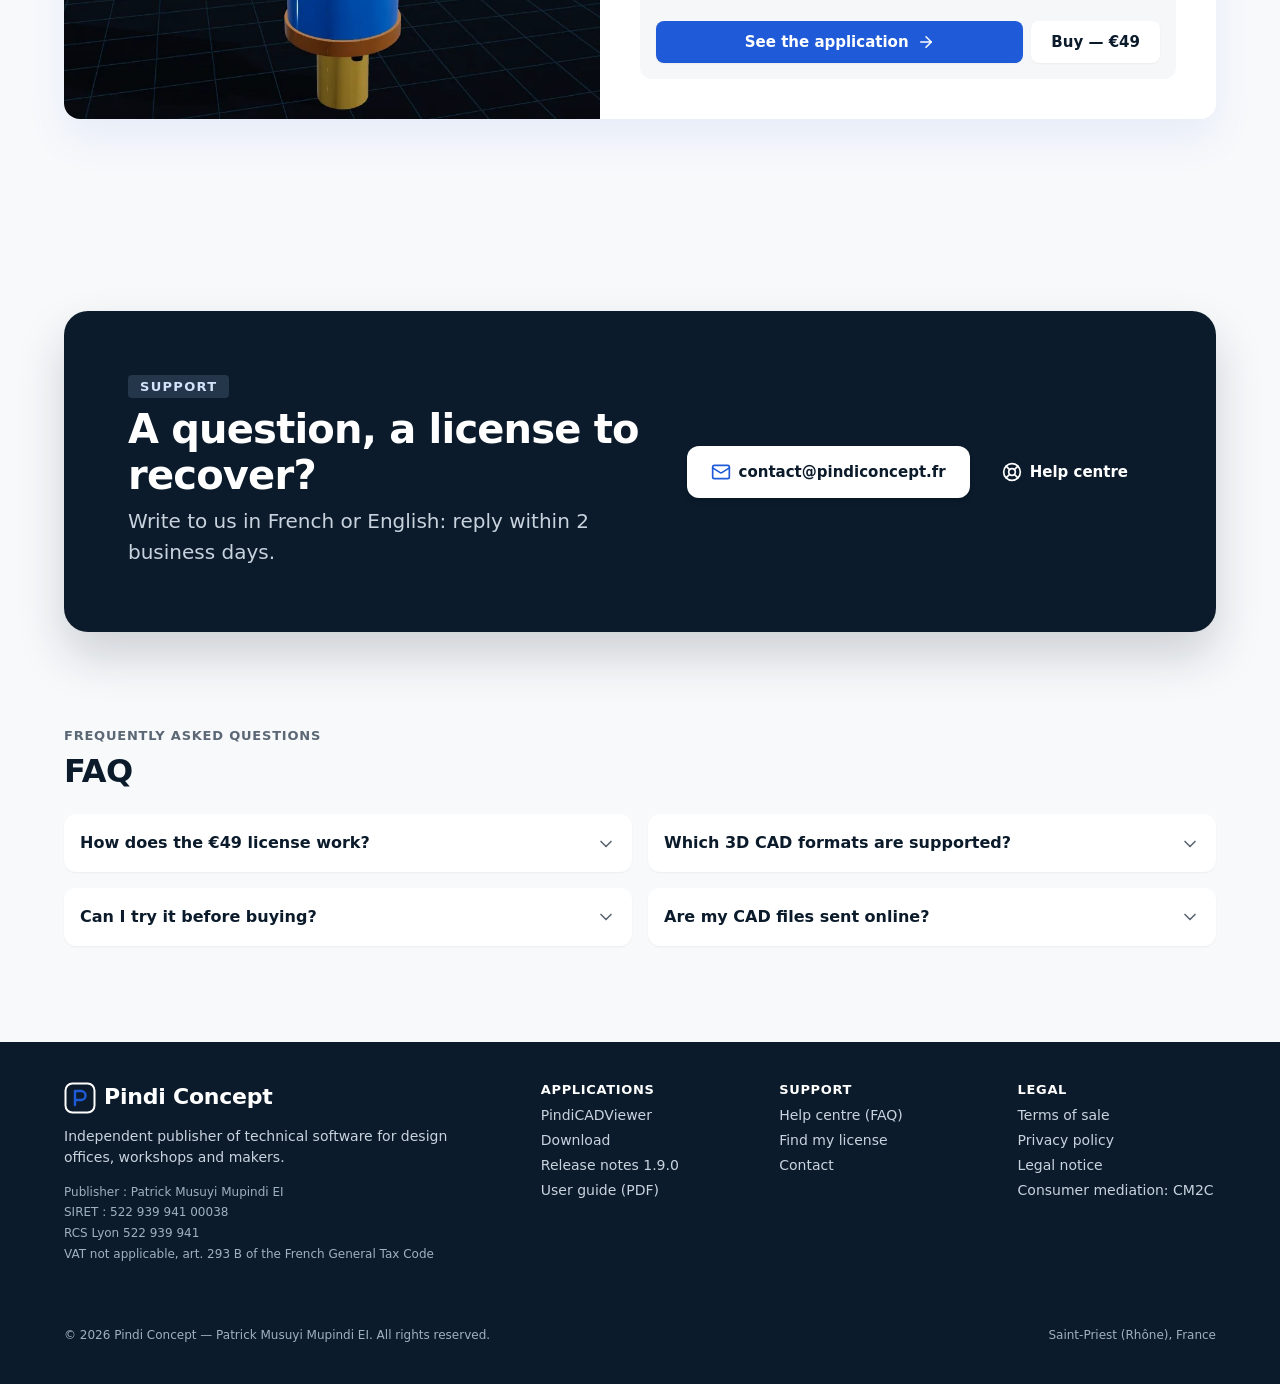
<file: en/index.html>
<!DOCTYPE html>
<html lang="en">
<head>
<meta charset="utf-8"/>
<meta name="viewport" content="width=device-width, initial-scale=1"/>
<title>Pindi Concept — Technical and CAD software</title>
<meta name="description" content="Pindi Concept, technical software publisher: PindiCADViewer, 3D CAD viewer for Windows. One-time purchase of €49, 14-day free trial."/>
<link rel="icon" type="image/svg+xml" href="../assets/favicon-pindiconcept.svg"/>
<link rel="alternate" hreflang="fr" href="https://www.pindiconcept.fr/"/>
<link rel="alternate" hreflang="en" href="https://www.pindiconcept.fr/en/"/>
<link rel="stylesheet" href="../assets/pindiconcept.css"/>
</head>
<body class="bg-surface font-body-default text-body-default text-on-surface">
<svg width="0" height="0" style="position:absolute" aria-hidden="true">
  <symbol id="i-arrow-right" viewBox="0 0 24 24"><path d="M5 12h14"/><path d="m12 5 7 7-7 7"/></symbol>
  <symbol id="i-badge-check" viewBox="0 0 24 24"><path d="M3.85 8.62a4 4 0 0 1 4.78-4.77 4 4 0 0 1 6.74 0 4 4 0 0 1 4.78 4.78 4 4 0 0 1 0 6.74 4 4 0 0 1-4.77 4.78 4 4 0 0 1-6.75 0 4 4 0 0 1-4.78-4.77 4 4 0 0 1 0-6.76Z"/><path d="m16 9-5.5 5.5L8 12"/></symbol>
  <symbol id="i-box" viewBox="0 0 24 24"><path d="M21 8a2 2 0 0 0-1-1.73l-7-4a2 2 0 0 0-2 0l-7 4A2 2 0 0 0 3 8v8a2 2 0 0 0 1 1.73l7 4a2 2 0 0 0 2 0l7-4A2 2 0 0 0 21 16Z"/><path d="m3.3 7 8.7 5 8.7-5"/><path d="M12 22V12"/></symbol>
  <symbol id="i-check" viewBox="0 0 24 24"><path d="M20 6 9 17l-5-5"/></symbol>
  <symbol id="i-chevron-down" viewBox="0 0 24 24"><path d="m6 9 6 6 6-6"/></symbol>
  <symbol id="i-circle-help" viewBox="0 0 24 24"><circle cx="12" cy="12" r="10"/><path d="M9.09 9a3 3 0 0 1 5.83 1c0 2-3 3-3 3"/><path d="M12 17h.01"/></symbol>
  <symbol id="i-clapperboard" viewBox="0 0 24 24"><path d="m12.296 3.464 3.02 3.956"/><path d="M20.2 6 3 11l-.9-2.4c-.3-1.1.3-2.2 1.3-2.5l13.5-4c1.1-.3 2.2.3 2.5 1.3z"/><path d="M3 11h18v8a2 2 0 0 1-2 2H5a2 2 0 0 1-2-2z"/><path d="m6.18 5.276 3.1 3.899"/></symbol>
  <symbol id="i-cog" viewBox="0 0 24 24"><path d="M11 10.27 7 3.34"/><path d="m11 13.73-4 6.93"/><path d="M12 22v-2"/><path d="M12 2v2"/><path d="M14 12h8"/><path d="m17 20.66-1-1.73"/><path d="m17 3.34-1 1.73"/><path d="M2 12h2"/><path d="m20.66 17-1.73-1"/><path d="m20.66 7-1.73 1"/><path d="m3.34 17 1.73-1"/><path d="m3.34 7 1.73 1"/><circle cx="12" cy="12" r="2"/><circle cx="12" cy="12" r="8"/></symbol>
  <symbol id="i-credit-card" viewBox="0 0 24 24"><rect width="20" height="14" x="2" y="5" rx="2"/><line x1="2" x2="22" y1="10" y2="10"/></symbol>
  <symbol id="i-download" viewBox="0 0 24 24"><path d="M12 15V3"/><path d="M21 15v4a2 2 0 0 1-2 2H5a2 2 0 0 1-2-2v-4"/><path d="m7 10 5 5 5-5"/></symbol>
  <symbol id="i-file-text" viewBox="0 0 24 24"><path d="M6 22a2 2 0 0 1-2-2V4a2 2 0 0 1 2-2h8a2.4 2.4 0 0 1 1.704.706l3.588 3.588A2.4 2.4 0 0 1 20 8v12a2 2 0 0 1-2 2z"/><path d="M14 2v5a1 1 0 0 0 1 1h5"/><path d="M10 9H8"/><path d="M16 13H8"/><path d="M16 17H8"/></symbol>
  <symbol id="i-folder-open" viewBox="0 0 24 24"><path d="m6 14 1.5-2.9A2 2 0 0 1 9.24 10H20a2 2 0 0 1 1.94 2.5l-1.54 6a2 2 0 0 1-1.95 1.5H4a2 2 0 0 1-2-2V5a2 2 0 0 1 2-2h3.9a2 2 0 0 1 1.69.9l.81 1.2a2 2 0 0 0 1.67.9H18a2 2 0 0 1 2 2v2"/></symbol>
  <symbol id="i-headset" viewBox="0 0 24 24"><path d="M3 11h3a2 2 0 0 1 2 2v3a2 2 0 0 1-2 2H5a2 2 0 0 1-2-2v-5Zm0 0a9 9 0 1 1 18 0m0 0v5a2 2 0 0 1-2 2h-1a2 2 0 0 1-2-2v-3a2 2 0 0 1 2-2h3Z"/><path d="M21 16v2a4 4 0 0 1-4 4h-5"/></symbol>
  <symbol id="i-life-buoy" viewBox="0 0 24 24"><circle cx="12" cy="12" r="10"/><path d="m4.93 4.93 4.24 4.24"/><path d="m14.83 9.17 4.24-4.24"/><path d="m14.83 14.83 4.24 4.24"/><path d="m9.17 14.83-4.24 4.24"/><circle cx="12" cy="12" r="4"/></symbol>
  <symbol id="i-lock" viewBox="0 0 24 24"><rect width="18" height="11" x="3" y="11" rx="2" ry="2"/><path d="M7 11V7a5 5 0 0 1 10 0v4"/></symbol>
  <symbol id="i-lock-open" viewBox="0 0 24 24"><rect width="18" height="11" x="3" y="11" rx="2" ry="2"/><path d="M7 11V7a5 5 0 0 1 9.9-1"/></symbol>
  <symbol id="i-mail" viewBox="0 0 24 24"><path d="m22 7-8.991 5.727a2 2 0 0 1-2.009 0L2 7"/><rect x="2" y="4" width="20" height="16" rx="2"/></symbol>
  <symbol id="i-mail-check" viewBox="0 0 24 24"><path d="M22 13V6a2 2 0 0 0-2-2H4a2 2 0 0 0-2 2v12c0 1.1.9 2 2 2h8"/><path d="m22 7-8.97 5.7a1.94 1.94 0 0 1-2.06 0L2 7"/><path d="m16 19 2 2 4-4"/></symbol>
  <symbol id="i-monitor" viewBox="0 0 24 24"><rect width="20" height="14" x="2" y="3" rx="2"/><line x1="8" x2="16" y1="21" y2="21"/><line x1="12" x2="12" y1="17" y2="21"/></symbol>
  <symbol id="i-printer" viewBox="0 0 24 24"><path d="M6 18H4a2 2 0 0 1-2-2v-5a2 2 0 0 1 2-2h16a2 2 0 0 1 2 2v5a2 2 0 0 1-2 2h-2"/><path d="M6 9V3a1 1 0 0 1 1-1h10a1 1 0 0 1 1 1v6"/><rect x="6" y="14" width="12" height="8" rx="1"/></symbol>
  <symbol id="i-puzzle" viewBox="0 0 24 24"><path d="M15.39 4.39a1 1 0 0 0 1.68-.474 2.5 2.5 0 1 1 3.014 3.015 1 1 0 0 0-.474 1.68l1.683 1.682a2.414 2.414 0 0 1 0 3.414L19.61 15.39a1 1 0 0 1-1.68-.474 2.5 2.5 0 1 0-3.014 3.015 1 1 0 0 1 .474 1.68l-1.683 1.682a2.414 2.414 0 0 1-3.414 0L8.61 19.61a1 1 0 0 0-1.68.474 2.5 2.5 0 1 1-3.014-3.015 1 1 0 0 0 .474-1.68l-1.683-1.682a2.414 2.414 0 0 1 0-3.414L4.39 8.61a1 1 0 0 1 1.68.474 2.5 2.5 0 1 0 3.014-3.015 1 1 0 0 1-.474-1.68l1.683-1.682a2.414 2.414 0 0 1 3.414 0z"/></symbol>
  <symbol id="i-receipt" viewBox="0 0 24 24"><path d="M12 17V7"/><path d="M16 8h-6a2 2 0 0 0 0 4h4a2 2 0 0 1 0 4H8"/><path d="M4 3a1 1 0 0 1 1-1 1.3 1.3 0 0 1 .7.2l.933.6a1.3 1.3 0 0 0 1.4 0l.934-.6a1.3 1.3 0 0 1 1.4 0l.933.6a1.3 1.3 0 0 0 1.4 0l.933-.6a1.3 1.3 0 0 1 1.4 0l.934.6a1.3 1.3 0 0 0 1.4 0l.933-.6A1.3 1.3 0 0 1 19 2a1 1 0 0 1 1 1v18a1 1 0 0 1-1 1 1.3 1.3 0 0 1-.7-.2l-.933-.6a1.3 1.3 0 0 0-1.4 0l-.934.6a1.3 1.3 0 0 1-1.4 0l-.933-.6a1.3 1.3 0 0 0-1.4 0l-.933.6a1.3 1.3 0 0 1-1.4 0l-.934-.6a1.3 1.3 0 0 0-1.4 0l-.933.6a1.3 1.3 0 0 1-.7.2 1 1 0 0 1-1-1z"/></symbol>
  <symbol id="i-ruler" viewBox="0 0 24 24"><path d="M21.3 15.3a2.4 2.4 0 0 1 0 3.4l-2.6 2.6a2.4 2.4 0 0 1-3.4 0L2.7 8.7a2.41 2.41 0 0 1 0-3.4l2.6-2.6a2.41 2.41 0 0 1 3.4 0Z"/><path d="m14.5 12.5 2-2"/><path d="m11.5 9.5 2-2"/><path d="m8.5 6.5 2-2"/><path d="m17.5 15.5 2-2"/></symbol>
  <symbol id="i-scissors" viewBox="0 0 24 24"><circle cx="6" cy="6" r="3"/><path d="M8.12 8.12 12 12"/><path d="M20 4 8.12 15.88"/><circle cx="6" cy="18" r="3"/><path d="M14.8 14.8 20 20"/></symbol>
  <symbol id="i-shield-alert" viewBox="0 0 24 24"><path d="M20 13c0 5-3.5 7.5-7.66 8.95a1 1 0 0 1-.67-.01C7.5 20.5 4 18 4 13V6a1 1 0 0 1 1-1c2 0 4.5-1.2 6.24-2.72a1.17 1.17 0 0 1 1.52 0C14.51 3.81 17 5 19 5a1 1 0 0 1 1 1z"/><path d="M12 8v4"/><path d="M12 16h.01"/></symbol>
  <symbol id="i-shield-check" viewBox="0 0 24 24"><path d="M20 13c0 5-3.5 7.5-7.66 8.95a1 1 0 0 1-.67-.01C7.5 20.5 4 18 4 13V6a1 1 0 0 1 1-1c2 0 4.5-1.2 6.24-2.72a1.17 1.17 0 0 1 1.52 0C14.51 3.81 17 5 19 5a1 1 0 0 1 1 1z"/><path d="m9 12 2 2 4-4"/></symbol>
  <symbol id="i-shopping-bag" viewBox="0 0 24 24"><path d="M16 10a4 4 0 0 1-8 0"/><path d="M3.103 6.034h17.794"/><path d="M3.4 5.467a2 2 0 0 0-.4 1.2V20a2 2 0 0 0 2 2h14a2 2 0 0 0 2-2V6.667a2 2 0 0 0-.4-1.2l-2-2.667A2 2 0 0 0 17 2H7a2 2 0 0 0-1.6.8z"/></symbol>
  <symbol id="i-timer" viewBox="0 0 24 24"><line x1="10" x2="14" y1="2" y2="2"/><line x1="12" x2="15" y1="14" y2="11"/><circle cx="12" cy="14" r="8"/></symbol>
  <symbol id="i-triangle-alert" viewBox="0 0 24 24"><path d="m21.73 18-8-14a2 2 0 0 0-3.48 0l-8 14A2 2 0 0 0 4 21h16a2 2 0 0 0 1.73-3"/><path d="M12 9v4"/><path d="M12 17h.01"/></symbol>
  <symbol id="i-usb" viewBox="0 0 24 24"><circle cx="10" cy="7" r="1"/><circle cx="4" cy="20" r="1"/><path d="M4.7 19.3 19 5"/><path d="m21 3-3 1 2 2Z"/><path d="M9.26 7.68 5 12l2 5"/><path d="m10 14 5 2 3.5-3.5"/><path d="m18 12 1-1 1 1-1 1Z"/></symbol>
  <symbol id="i-volume-2" viewBox="0 0 24 24"><path d="M11 4.702a.705.705 0 0 0-1.203-.498L6.413 7.587A1.4 1.4 0 0 1 5.416 8H3a1 1 0 0 0-1 1v6a1 1 0 0 0 1 1h2.416a1.4 1.4 0 0 1 .997.413l3.383 3.384A.705.705 0 0 0 11 19.298z"/><path d="M16 9a5 5 0 0 1 0 6"/><path d="M19.364 18.364a9 9 0 0 0 0-12.728"/></symbol>
  <symbol id="i-zap" viewBox="0 0 24 24"><path d="M15.914 4a1.5 1.5 0 00-2.474-1.561l-9 9A1.5 1.5 0 005.5 14h4.002a.5.5 0 01.471.666L8.086 20a1.5 1.5 0 002.475 1.56l9-9A1.5 1.5 0 0018.5 10h-3.997a.5.5 0 01-.472-.667z"/></symbol>
</svg>
<header class="fixed top-0 w-full z-50 bg-surface/90 backdrop-blur-xl shadow-[0_1px_8px_rgba(0,0,0,0.04)]">
<div class="h-20 max-w-[1200px] mx-auto px-gutter flex items-center justify-between gap-space-md">
<div class="flex items-center gap-space-lg">
<a class="flex items-center gap-space-sm text-text-primary" href="index.html" aria-label="Pindi Concept — home"><svg class="h-9 w-9" viewBox="0 0 32 32" fill="none" aria-hidden="true"><rect x="1.5" y="1.5" width="29" height="29" rx="7" stroke="currentColor" stroke-width="2"/><path d="M11 23V9h6a4.5 4.5 0 0 1 0 9h-6" stroke="#1F5BD8" stroke-width="2.4" stroke-linecap="round" stroke-linejoin="round"/></svg><span class="hdr-name font-headline-sm text-headline-sm tracking-tight text-text-primary font-bold">Pindi Concept</span></a>
<nav class="hidden md:flex items-center gap-space-lg ml-space-md" aria-label="Main navigation">
<a class="font-label-default text-label-default text-on-surface-variant hover:text-on-surface transition-colors" href="index.html#applications">Applications</a>
<a class="font-label-default text-label-default text-on-surface-variant hover:text-on-surface transition-colors" href="pindicadviewer.html">PindiCADViewer</a>
<a class="font-label-default text-label-default text-on-surface-variant hover:text-on-surface transition-colors" href="index.html#support">Support</a>
</nav>
</div>
<div class="flex items-center gap-space-md">
<div class="lang flex items-center bg-surface-container p-[3px] rounded-lg" role="group" aria-label="Language">
<a href="../index.html" hreflang="fr" lang="fr">FR</a>
<a href="#" hreflang="en" lang="en" aria-current="true">EN</a>
</div>
<div class="hidden lg:flex items-center gap-space-sm">
<a class="px-4 py-2.5 rounded-lg bg-surface-canvas text-text-primary font-label-default text-label-default hover:bg-surface-subtle transition-colors shadow-[0_1px_4px_rgba(0,0,0,0.06)]" href="pindicadviewer.html#download">Free trial</a>
<a class="px-4 py-2.5 rounded-lg bg-primary-container text-on-primary font-label-default text-label-default hover:bg-accent-hover transition-colors shadow-[0_1px_8px_rgba(31,91,216,0.2)]" href="pindicadviewer.html#price">Buy — €49</a>
</div>
</div>
</div>
</header>
<main class="w-full pt-20 bg-surface">
<section class="relative w-full overflow-hidden bg-surface-subtle" style="background-image: linear-gradient(to right, #E6EAF0 1px, transparent 1px), linear-gradient(to bottom, #E6EAF0 1px, transparent 1px); background-size: 32px 32px;">
<div class="max-w-[1200px] mx-auto px-gutter py-space-xl lg:py-24 flex flex-col lg:flex-row items-center gap-space-xl">
<div class="flex-1 min-w-0 flex flex-col gap-space-md z-10">
<div class="inline-flex items-center gap-space-xs self-start px-3 py-1.5 rounded-lg bg-surface-canvas shadow-sm"><span class="w-2 h-2 rounded-full bg-primary-container"></span><span class="font-label-caps text-label-caps text-text-secondary tracking-widest uppercase">Software publisher · France</span></div>
<h1 class="font-headline-lg text-headline-lg lg:text-display text-text-primary tracking-tight">Simple software to design, view and make.</h1>
<p class="font-body-lead text-body-lead text-text-secondary max-w-xl">Pindi Concept makes practical tools for technicians, engineers and makers. One-time purchase, license delivered by e-mail, e-mail support in French and English.</p>
<div class="flex flex-wrap items-center gap-space-sm pt-space-xs">
<a class="inline-flex items-center justify-center gap-2 px-6 py-3.5 rounded-lg bg-primary-container text-on-primary font-label-default text-label-default hover:bg-accent-hover transition-all shadow-[0_10px_20px_rgba(31,91,216,0.22)]" href="pindicadviewer.html"><svg class="ic ic-20" aria-hidden="true"><use href="#i-box"/></svg><span>Discover PindiCADViewer</span></a>
<a class="inline-flex items-center justify-center gap-2 px-6 py-3.5 rounded-lg bg-surface-canvas text-text-primary font-label-default text-label-default hover:bg-surface-dim transition-all shadow-sm" href="pindicadviewer.html#download"><span class="text-text-muted"><svg class="ic ic-18" aria-hidden="true"><use href="#i-timer"/></svg></span><span>14-day free trial</span></a>
</div>
<div class="pt-space-md flex flex-wrap items-center gap-space-md font-caption text-caption text-text-muted">
<div class="flex items-center gap-2"><span class="text-primary-container"><svg class="ic ic-18" aria-hidden="true"><use href="#i-badge-check"/></svg></span><span>No subscription</span></div>
<div class="flex items-center gap-2"><span class="text-primary-container"><svg class="ic ic-18" aria-hidden="true"><use href="#i-zap"/></svg></span><span>License sent automatically by e-mail</span></div>
<div class="flex items-center gap-2"><span class="text-primary-container"><svg class="ic ic-18" aria-hidden="true"><use href="#i-monitor"/></svg></span><span>For Windows 10 and 11 (64-bit)</span></div>
</div>
</div>
<div class="flex-1 w-full min-w-0 z-10">
<figure class="relative rounded-xl bg-surface-canvas shadow-[0_28px_56px_rgba(11,27,43,0.12)] overflow-hidden">
<div class="relative" data-video>
<video class="shot" muted loop playsinline preload="none" width="1920" height="1080" poster="../media/pindicadviewer-1.9.0-poster-en.webp" data-boucle="../media/pindicadviewer-1.9.0-boucle-en.mp4" data-complete="../media/pindicadviewer-1.9.0-en.mp4" aria-label="PindiCADViewer 1.9.0 presentation video"></video>
<button type="button" class="btn-son" data-son aria-label="Turn sound on" title="Turn sound on"><svg class="ic ic-16" aria-hidden="true"><use href="#i-volume-2"/></svg><span>Turn sound on</span></button>
</div>
<figcaption class="px-4 py-2 bg-surface-subtle font-caption text-caption text-text-muted">PindiCADViewer 1.9.0 overview (1 min 40)</figcaption>
</figure>
</div>
</div>
</section>
<section class="w-full bg-surface-canvas shadow-sm">
<div class="max-w-[1200px] mx-auto px-gutter py-space-lg">
<div class="grid grid-cols-1 sm:grid-cols-2 lg:grid-cols-4 gap-space-lg">
<div class="flex items-start gap-space-sm p-space-sm rounded-xl bg-surface hover:bg-surface-subtle transition-colors">
<div class="w-11 h-11 rounded-lg bg-accent-tint text-primary-container flex items-center justify-center shrink-0"><svg class="ic ic-24" aria-hidden="true"><use href="#i-lock"/></svg></div>
<div class="flex flex-col"><h3 class="font-label-default text-label-default text-text-primary">Secure payment</h3><p class="font-body-sm text-body-sm text-text-muted mt-0.5 leading-snug">Payment through Stripe: your card details never reach us.</p></div>
</div>
<div class="flex items-start gap-space-sm p-space-sm rounded-xl bg-surface hover:bg-surface-subtle transition-colors">
<div class="w-11 h-11 rounded-lg bg-accent-tint text-primary-container flex items-center justify-center shrink-0"><svg class="ic ic-24" aria-hidden="true"><use href="#i-mail"/></svg></div>
<div class="flex flex-col"><h3 class="font-label-default text-label-default text-text-primary">License by e-mail</h3><p class="font-body-sm text-body-sm text-text-muted mt-0.5 leading-snug">Sent automatically after payment, usually within minutes.</p></div>
</div>
<div class="flex items-start gap-space-sm p-space-sm rounded-xl bg-surface hover:bg-surface-subtle transition-colors">
<div class="w-11 h-11 rounded-lg bg-accent-tint text-primary-container flex items-center justify-center shrink-0"><svg class="ic ic-24" aria-hidden="true"><use href="#i-headset"/></svg></div>
<div class="flex flex-col"><h3 class="font-label-default text-label-default text-text-primary">Support in FR / EN</h3><p class="font-body-sm text-body-sm text-text-muted mt-0.5 leading-snug">By e-mail at contact@pindiconcept.fr, reply within 2 business days.</p></div>
</div>
<div class="flex items-start gap-space-sm p-space-sm rounded-xl bg-surface hover:bg-surface-subtle transition-colors">
<div class="w-11 h-11 rounded-lg bg-accent-tint text-primary-container flex items-center justify-center shrink-0"><svg class="ic ic-24" aria-hidden="true"><use href="#i-shield-check"/></svg></div>
<div class="flex flex-col"><h3 class="font-label-default text-label-default text-text-primary">French company</h3><p class="font-body-sm text-body-sm text-text-muted mt-0.5 leading-snug">Pindi Concept, Saint-Priest (Rhône, France). Statutory guarantees and CM2C consumer mediation.</p></div>
</div>
</div>
</div>
</section>
<section class="w-full py-space-xl lg:py-24 bg-surface" id="applications">
<div class="max-w-[1200px] mx-auto px-gutter flex flex-col gap-space-xl">
<div class="flex flex-col gap-space-xs max-w-3xl">
<div class="inline-flex items-center gap-1.5 font-label-caps text-label-caps text-primary-container uppercase"><span class="w-1.5 h-1.5 rounded-full bg-primary-container"></span>Catalogue</div>
<h2 class="font-headline-lg text-headline-lg text-text-primary">Our applications</h2>
<p class="font-body-lead text-body-lead text-text-secondary mt-1">Tools designed for real use, in the workshop and in the design office.</p>
</div>
<div class="relative rounded-2xl bg-surface-canvas shadow-[0_20px_40px_rgba(31,91,216,0.08)] overflow-hidden flex flex-col lg:flex-row" id="price">
<div class="flex-1 lg:max-w-[54%] bg-surface-placeholder relative overflow-hidden">
<img class="cover" src="../assets/pcv-moule-en.webp" srcset="../assets/pcv-moule-en-800.webp 800w, ../assets/pcv-moule-en.webp 1600w" sizes="(max-width: 800px) 100vw, 1100px" alt="PindiCADViewer: mould assembly, blue tube and plates, copper flanges, gold shaft, with the component tree" loading="lazy" decoding="async"/>
</div>
<div class="flex-1 p-space-lg lg:p-space-xl flex flex-col justify-between gap-space-lg bg-surface-canvas">
<div class="flex flex-col gap-space-sm">
<div class="flex flex-wrap items-center justify-between gap-2">
<span class="px-3 py-1 rounded-md bg-accent-tint text-primary-container font-label-caps text-label-caps tracking-wider uppercase">Available · Windows 10 and 11</span>
<span class="text-caption font-mono text-text-muted">Version 1.9.0</span>
</div>
<h3 class="font-headline-md text-headline-md text-text-primary tracking-tight mt-1">PindiCADViewer</h3>
<p class="font-body-default text-body-default text-text-secondary">Open, measure, section and present your 3D CAD models on your PC: dimension sheet, exploded view, animation and PDF export.</p>
<div class="grid grid-cols-1 sm:grid-cols-2 gap-space-sm pt-space-xs text-text-secondary font-body-sm text-body-sm">
<div class="flex items-center gap-2"><span class="text-primary-container"><svg class="ic ic-18" aria-hidden="true"><use href="#i-ruler"/></svg></span><span>3D measurements</span></div>
<div class="flex items-center gap-2"><span class="text-primary-container"><svg class="ic ic-18" aria-hidden="true"><use href="#i-scissors"/></svg></span><span>Section planes</span></div>
<div class="flex items-center gap-2"><span class="text-primary-container"><svg class="ic ic-18" aria-hidden="true"><use href="#i-file-text"/></svg></span><span>PDF dimension sheet</span></div>
<div class="flex items-center gap-2"><span class="text-primary-container"><svg class="ic ic-18" aria-hidden="true"><use href="#i-clapperboard"/></svg></span><span>Exploded view, animation and video</span></div>
</div>
</div>
<div class="flex flex-col gap-space-md bg-surface-subtle p-space-md rounded-xl">
<div class="flex flex-wrap items-baseline justify-between gap-2">
<div class="flex items-baseline gap-2"><span class="font-headline-md text-headline-md text-text-primary font-bold">€49</span><span class="font-caption text-caption text-text-muted">one-time purchase · VAT not applicable</span></div>
<span class="font-label-caps text-label-caps text-status-warning font-semibold">14-day free trial</span>
</div>
<div class="flex flex-wrap items-center gap-space-sm">
<a class="flex-1 inline-flex items-center justify-center gap-2 px-5 py-3 rounded-lg bg-primary-container text-on-primary font-label-default text-label-default hover:bg-accent-hover transition-colors shadow-sm" href="pindicadviewer.html"><span>See the application</span><svg class="ic ic-18" aria-hidden="true"><use href="#i-arrow-right"/></svg></a>
<a class="inline-flex items-center justify-center px-5 py-3 rounded-lg bg-surface-canvas text-text-primary font-label-default text-label-default hover:bg-surface-dim transition-colors shadow-sm" data-buy href="pindicadviewer.html#price">Buy — €49</a>
</div>
</div>
</div>
</div>
</div>
</section>
<section class="w-full py-space-xl lg:py-24 bg-surface" id="support">
<div class="max-w-[1200px] mx-auto px-gutter">
<div class="rounded-3xl bg-text-primary text-text-inverse p-space-lg sm:p-space-xl lg:p-16 shadow-[0_24px_48px_rgba(11,27,43,0.18)] flex flex-col lg:flex-row lg:items-center justify-between gap-space-xl relative overflow-hidden">
<div class="flex-1 min-w-0 flex flex-col gap-space-sm relative z-10">
<div class="inline-flex items-center gap-2 self-start px-3 py-1 rounded bg-border-inverse text-secondary-fixed font-label-caps text-label-caps tracking-widest uppercase">Support</div>
<h2 class="font-headline-md text-headline-md lg:text-headline-lg text-text-inverse tracking-tight">A question, a license to recover?</h2>
<p class="font-body-lead text-body-lead text-text-inverse-body max-w-xl">Write to us in French or English: reply within 2 business days.</p>
</div>
<div class="flex flex-col sm:flex-row items-stretch sm:items-center gap-space-sm relative z-10 shrink-0">
<a class="inline-flex items-center justify-center gap-2 px-6 py-4 rounded-xl bg-surface-canvas text-text-primary font-label-default text-label-default hover:bg-surface-subtle transition-all shadow-md" href="mailto:contact@pindiconcept.fr"><span class="text-primary-container"><svg class="ic ic-20" aria-hidden="true"><use href="#i-mail"/></svg></span><span>contact@pindiconcept.fr</span></a>
<a class="inline-flex items-center justify-center gap-2 px-6 py-4 rounded-xl text-text-inverse font-label-default text-label-default hover:bg-white/10 transition-all" href="pindicadviewer.html#faq"><svg class="ic ic-20" aria-hidden="true"><use href="#i-life-buoy"/></svg><span>Help centre</span></a>
</div>
</div>
</div>
</section>
<section class="w-full pb-space-xl lg:pb-24 bg-surface">
<div class="max-w-[1200px] mx-auto px-gutter flex flex-col gap-space-lg">
<div class="flex flex-col gap-2"><span class="font-label-caps text-label-caps text-text-muted uppercase">Frequently asked questions</span><h2 class="font-headline-md text-headline-md text-text-primary">FAQ</h2></div>
<div class="grid grid-cols-1 md:grid-cols-2 gap-space-md items-start">
<details class="group bg-surface-canvas rounded-xl p-space-md shadow-sm">
<summary class="flex items-center justify-between gap-3 cursor-pointer list-none font-body-strong text-body-strong text-text-primary"><span>How does the €49 license work?</span><span class="text-text-muted transition-transform group-open:rotate-180"><svg class="ic ic-20" aria-hidden="true"><use href="#i-chevron-down"/></svg></span></summary>
<div class="font-body-default text-body-default text-text-secondary mt-3 pt-3">You pay once, with no subscription or recurring charge. The license (key and .pcvlic file) is sent to you automatically by e-mail after payment. The license is personal: you can use it on 2 computers that you own. Changing computers: the license can be transferred on simple request to <a class="text-primary underline" href="mailto:contact@pindiconcept.fr">contact@pindiconcept.fr</a>. 1.x updates included (1.9, 1.10…); a future major version 2.0 may require a new purchase.</div>
</details>
<details class="group bg-surface-canvas rounded-xl p-space-md shadow-sm">
<summary class="flex items-center justify-between gap-3 cursor-pointer list-none font-body-strong text-body-strong text-text-primary"><span>Which 3D CAD formats are supported?</span><span class="text-text-muted transition-transform group-open:rotate-180"><svg class="ic ic-20" aria-hidden="true"><use href="#i-chevron-down"/></svg></span></summary>
<div class="font-body-default text-body-default text-text-secondary mt-3 pt-3">PindiCADViewer opens STEP (.step, .stp), IGES (.iges, .igs), BREP (.brep), STL (.stl), OBJ (.obj), 3DXML (.3dxml), DXF (.dxf), as well as its own .pindi projects. Via SOLIDWORKS, if SOLIDWORKS is installed on the computer: SOLIDWORKS, eDrawings, Parasolid, ACIS, JT, Inventor, CATIA V5, NX, Creo, Solid Edge, DWG. PindiCADViewer has the installed SOLIDWORKS convert them to STEP, then displays them.</div>
</details>
<details class="group bg-surface-canvas rounded-xl p-space-md shadow-sm">
<summary class="flex items-center justify-between gap-3 cursor-pointer list-none font-body-strong text-body-strong text-text-primary"><span>Can I try it before buying?</span><span class="text-text-muted transition-transform group-open:rotate-180"><svg class="ic ic-20" aria-hidden="true"><use href="#i-chevron-down"/></svg></span></summary>
<div class="font-body-default text-body-default text-text-secondary mt-3 pt-3">Yes. On first launch, "Start the 14-day free trial" gives access to every feature, with no credit card and no sign-up. After that, the software stays usable in viewing-only mode (open and look at your models) until a license is activated.</div>
</details>
<details class="group bg-surface-canvas rounded-xl p-space-md shadow-sm">
<summary class="flex items-center justify-between gap-3 cursor-pointer list-none font-body-strong text-body-strong text-text-primary"><span>Are my CAD files sent online?</span><span class="text-text-muted transition-transform group-open:rotate-180"><svg class="ic ic-20" aria-hidden="true"><use href="#i-chevron-down"/></svg></span></summary>
<div class="font-body-default text-body-default text-text-secondary mt-3 pt-3">No. Your CAD files are opened and processed only on your computer. The software contains no telemetry and does not check for updates automatically. The AI assistant also runs on your PC, with no connection, and the license is checked offline, with no hardware ID. The only exception: once the license is activated, the software checks at most once a day that it has not been deactivated (after a refund or a payment dispute), sending only the license number and the version; without a connection, it works normally.</div>
</details>
</div>
</div>
</section>
</main>
<footer class="w-full bg-text-primary text-text-inverse py-space-xl">
<div class="max-w-[1200px] mx-auto px-gutter">
<div class="grid grid-cols-1 md:grid-cols-2 lg:grid-cols-5 gap-space-xl pb-space-xl">
<div class="lg:col-span-2 flex flex-col gap-space-sm">
<div class="flex items-center gap-space-sm text-text-inverse"><svg class="h-8 w-8" viewBox="0 0 32 32" fill="none" aria-hidden="true"><rect x="1.5" y="1.5" width="29" height="29" rx="7" stroke="currentColor" stroke-width="2"/><path d="M11 23V9h6a4.5 4.5 0 0 1 0 9h-6" stroke="#1F5BD8" stroke-width="2.4" stroke-linecap="round" stroke-linejoin="round"/></svg><span class="font-headline-sm text-headline-sm text-text-inverse font-bold">Pindi Concept</span></div>
<p class="font-body-sm text-body-sm text-text-inverse-body mt-space-xs max-w-sm">Independent publisher of technical software for design offices, workshops and makers.</p>
<div class="flex flex-col gap-1 mt-space-sm font-caption text-caption text-text-inverse-muted">
<span>Publisher : Patrick Musuyi Mupindi EI</span>
<span>SIRET : 522 939 941 00038</span>
<span>RCS Lyon 522 939 941</span>
<span>VAT not applicable, art. 293 B of the French General Tax Code</span>
</div>
</div>
<div class="flex flex-col gap-space-sm">
<h3 class="font-label-caps text-label-caps text-text-inverse uppercase tracking-wider">Applications</h3>
<ul class="flex flex-col gap-space-xs font-body-sm text-body-sm text-text-inverse-body">
<li><a class="hover:text-text-inverse" href="pindicadviewer.html">PindiCADViewer</a></li>
<li><a class="hover:text-text-inverse" href="pindicadviewer.html#download">Download</a></li>
<li><a class="hover:text-text-inverse" data-download href="pindicadviewer.html#download">Release notes 1.9.0</a></li>
<li><a class="hover:text-text-inverse" href="../pindicadviewer-user-guide.pdf">User guide (PDF)</a></li>
</ul>
</div>
<div class="flex flex-col gap-space-sm">
<h3 class="font-label-caps text-label-caps text-text-inverse uppercase tracking-wider">Support</h3>
<ul class="flex flex-col gap-space-xs font-body-sm text-body-sm text-text-inverse-body">
<li><a class="hover:text-text-inverse" href="pindicadviewer.html#faq">Help centre (FAQ)</a></li>
<li><a class="hover:text-text-inverse" href="mailto:contact@pindiconcept.fr?subject=Find%20my%20license">Find my license</a></li>
<li><a class="hover:text-text-inverse" href="mailto:contact@pindiconcept.fr">Contact</a></li>
</ul>
</div>
<div class="flex flex-col gap-space-sm">
<h3 class="font-label-caps text-label-caps text-text-inverse uppercase tracking-wider">Legal</h3>
<ul class="flex flex-col gap-space-xs font-body-sm text-body-sm text-text-inverse-body">
<li><a class="hover:text-text-inverse" href="terms.html">Terms of sale</a></li>
<li><a class="hover:text-text-inverse" href="privacy.html">Privacy policy</a></li>
<li><a class="hover:text-text-inverse" href="legal-notice.html">Legal notice</a></li>
<li><a class="hover:text-text-inverse" href="https://www.cm2c.net" rel="noopener">Consumer mediation: CM2C</a></li>
</ul>
</div>
</div>
<div class="pt-space-lg flex flex-col sm:flex-row items-center justify-between gap-space-md font-caption text-caption text-text-inverse-muted">
<p>© 2026 Pindi Concept — Patrick Musuyi Mupindi EI. All rights reserved.</p>
<p>Saint-Priest (Rhône), France</p>
</div>
</div>
</footer>
<script src="../config.js"></script>
<script src="../assets/video.js" defer></script>
</body>
</html>
</file>
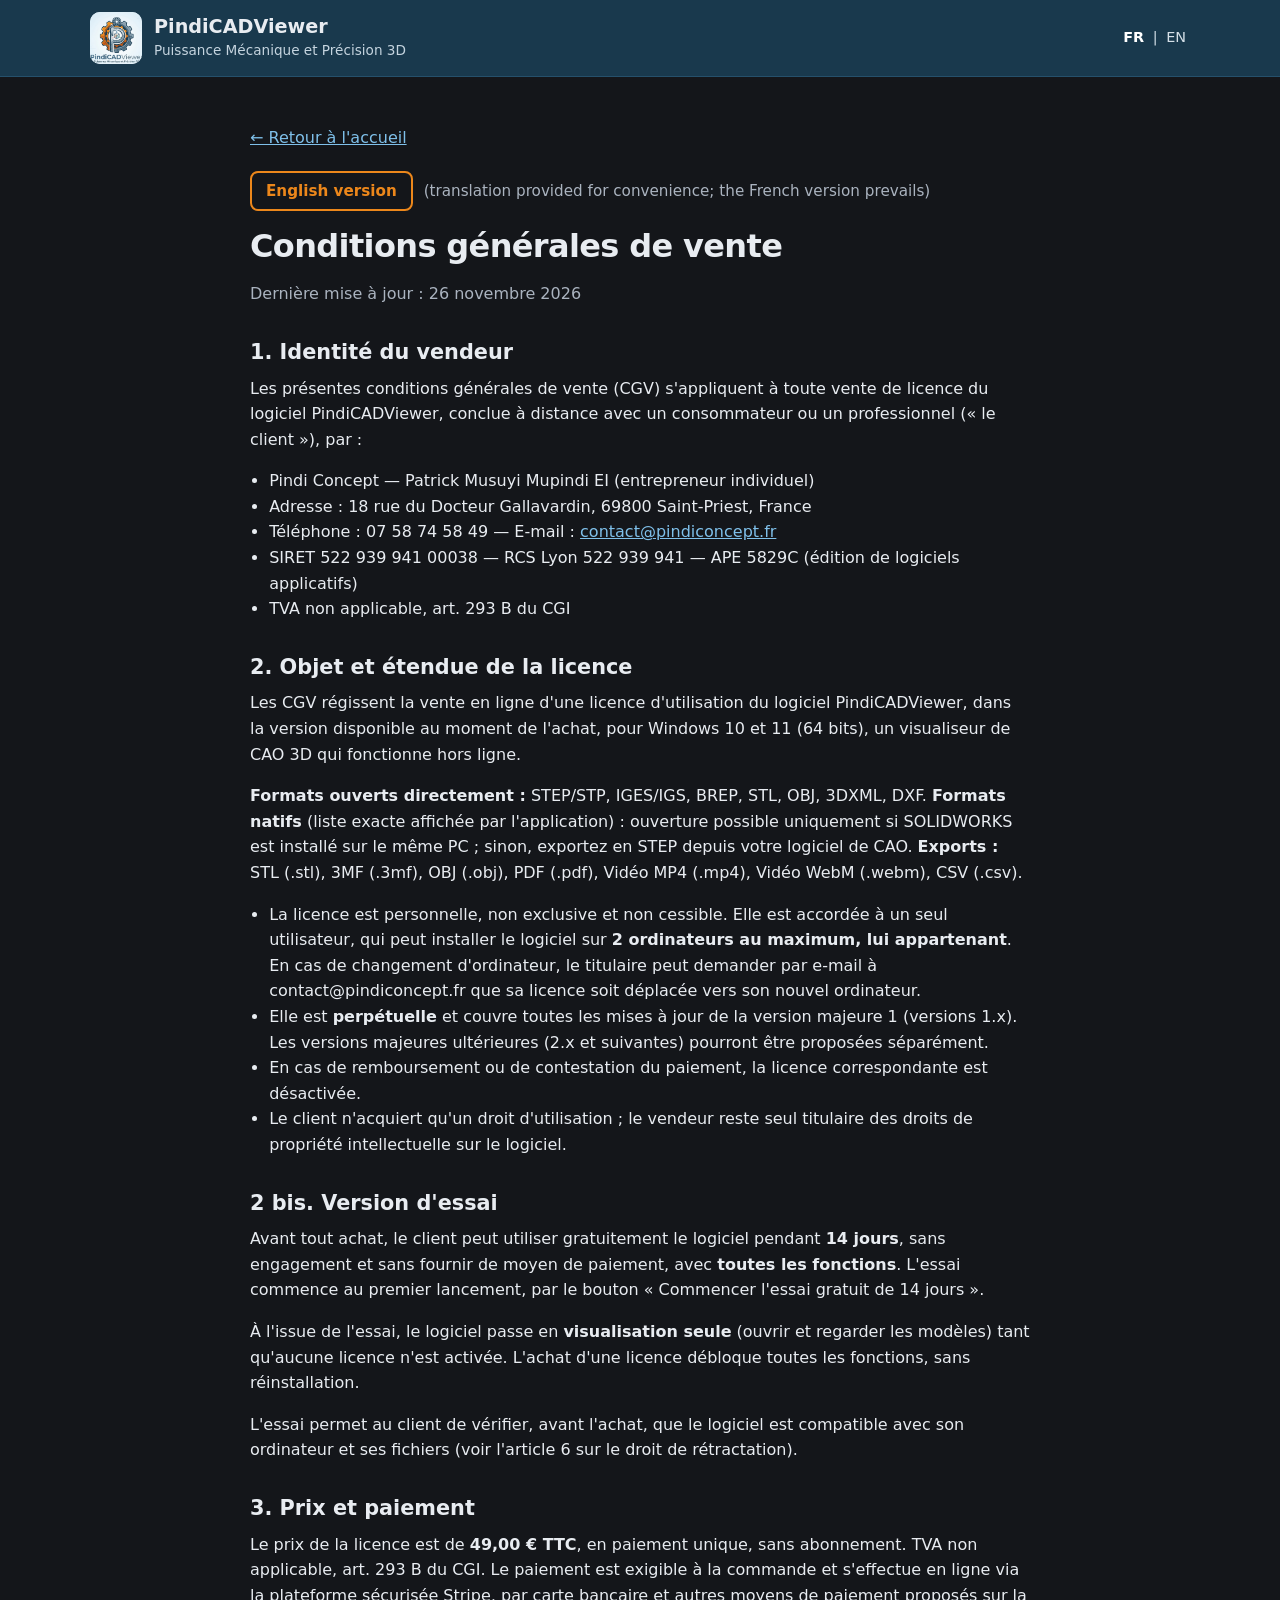
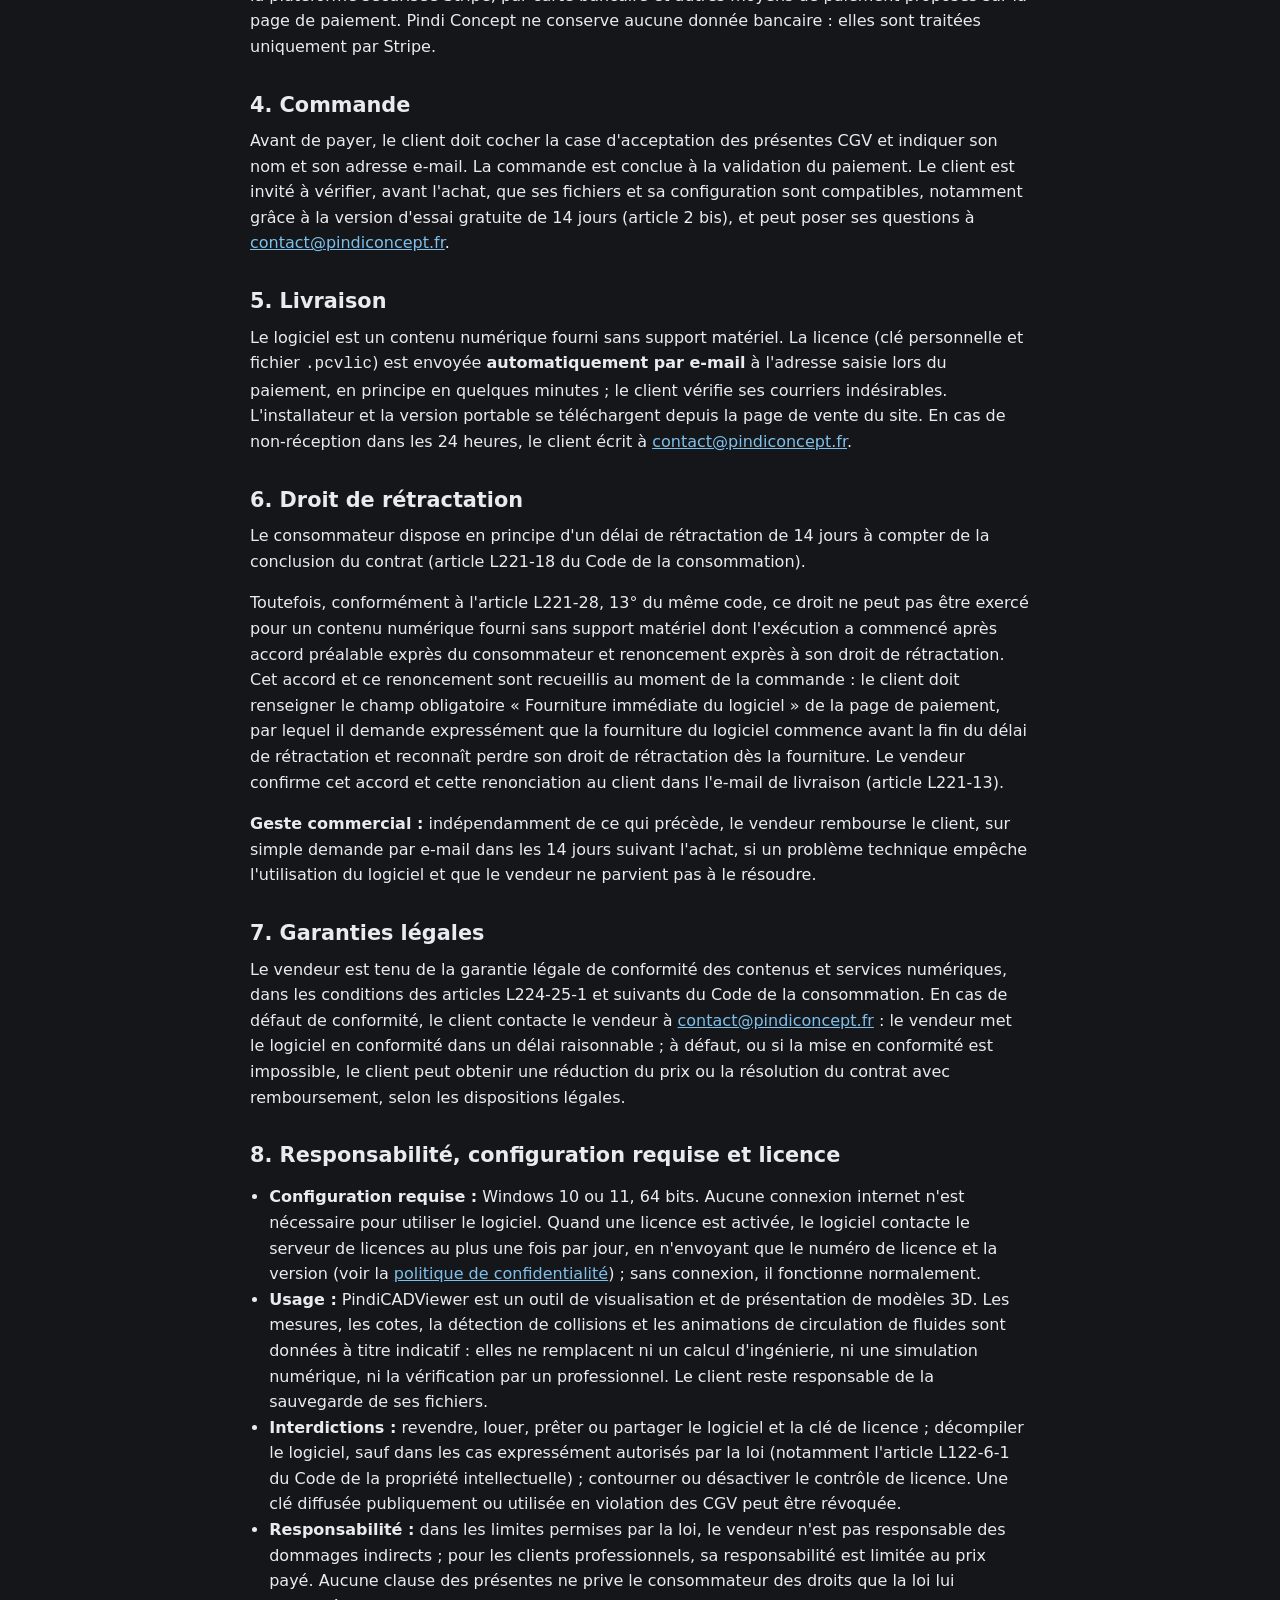
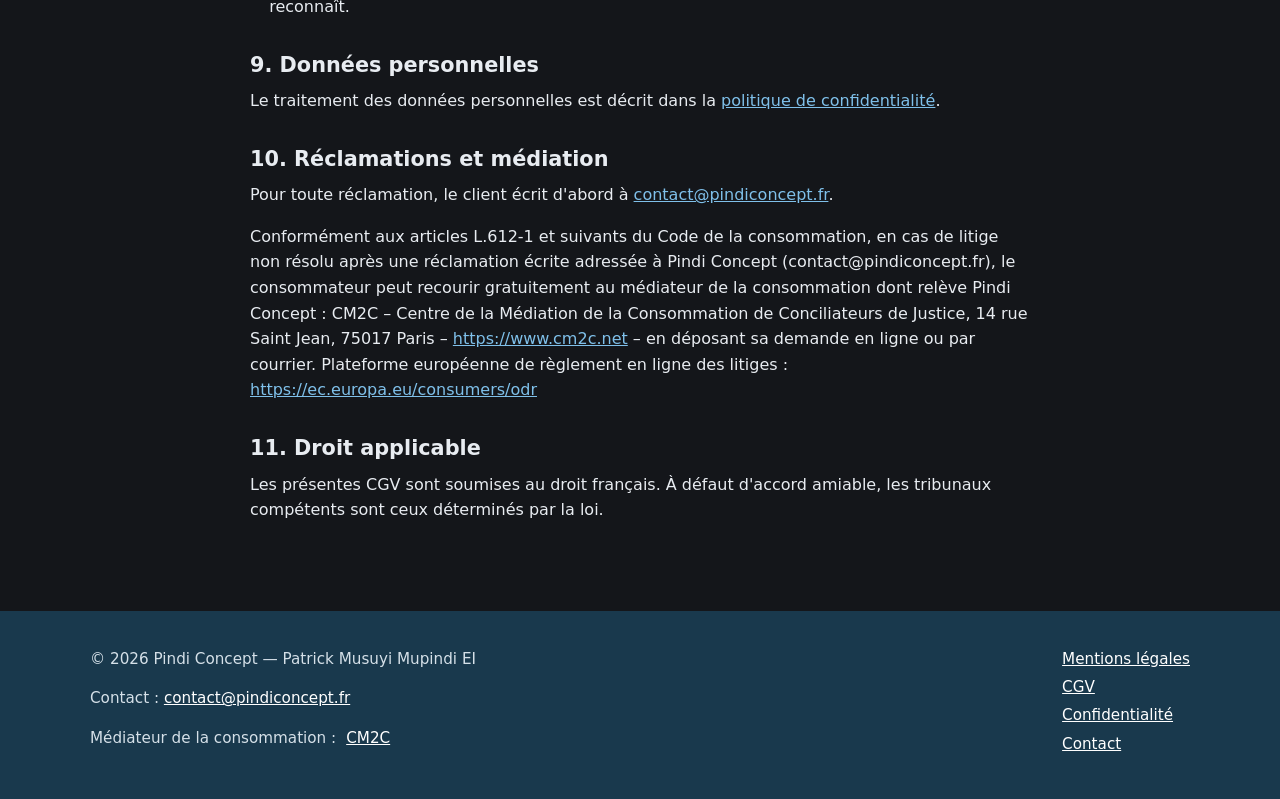
<file: cgv.html>
<!doctype html>
<html lang="fr">
<head>
  <meta charset="utf-8">
  <meta name="viewport" content="width=device-width, initial-scale=1">
  <title>Conditions générales de vente — PindiCADViewer</title>
  <meta name="theme-color" content="#19394D">
  <link rel="icon" type="image/svg+xml" href="assets/favicon.svg">
  <link rel="stylesheet" href="style.css">
</head>
<body>
<header class="top">
  <div class="wrap">
    <a class="brand" href="./">
      <img src="assets/logo.png" width="52" height="52" alt="Logo PindiCADViewer">
      <div class="brandtxt"><strong>PindiCADViewer</strong><span class="slogan">Puissance Mécanique et Précision 3D</span></div>
    </a>
    <nav class="lang" aria-label="Langue"><strong aria-current="page">FR</strong> | <a href="en/terms.html" hreflang="en" lang="en">EN</a></nav>
  </div>
</header>
<main class="wrap doc">
  <a class="back" href="./">← Retour à l'accueil</a>
  <p class="lien-langue"><a href="en/terms.html" hreflang="en" lang="en">English version</a> <span lang="en">(translation provided for convenience; the French version prevails)</span></p>
  <h1>Conditions générales de vente</h1>
  <p class="muted">Dernière mise à jour : 26 novembre 2026</p>

  <h2 id="article-1">1. Identité du vendeur</h2>
  <p>Les présentes conditions générales de vente (CGV) s'appliquent à toute vente de licence du logiciel PindiCADViewer, conclue à distance avec un consommateur ou un professionnel (« le client »), par :</p>
  <ul>
    <li>Pindi Concept — Patrick Musuyi Mupindi EI (entrepreneur individuel)</li>
    <li>Adresse : 18 rue du Docteur Gallavardin, 69800 Saint-Priest, France</li>
    <li>Téléphone : 07 58 74 58 49 — E-mail : <a href="mailto:contact@pindiconcept.fr">contact@pindiconcept.fr</a></li>
    <li>SIRET 522 939 941 00038 — RCS Lyon 522 939 941 — APE 5829C (édition de logiciels applicatifs)</li>
    <li>TVA non applicable, art. 293 B du CGI</li>
  </ul>

  <h2 id="article-2">2. Objet et étendue de la licence</h2>
  <p>Les CGV régissent la vente en ligne d'une licence d'utilisation du logiciel PindiCADViewer, dans la version disponible au moment de l'achat, pour Windows 10 et 11 (64 bits), un visualiseur de CAO 3D qui fonctionne hors ligne.</p>
  <p><strong>Formats ouverts directement :</strong> STEP/STP, IGES/IGS, BREP, STL, OBJ, 3DXML, DXF. <strong>Formats natifs</strong> (liste exacte affichée par l'application) : ouverture possible uniquement si SOLIDWORKS est installé sur le même PC ; sinon, exportez en STEP depuis votre logiciel de CAO. <strong>Exports :</strong> STL (.stl), 3MF (.3mf), OBJ (.obj), PDF (.pdf), Vidéo MP4 (.mp4), Vidéo WebM (.webm), CSV (.csv).</p>
  <ul>
    <li>La licence est personnelle, non exclusive et non cessible. Elle est accordée à un seul utilisateur, qui peut installer le logiciel sur <strong>2 ordinateurs au maximum, lui appartenant</strong>. En cas de changement d'ordinateur, le titulaire peut demander par e-mail à contact@pindiconcept.fr que sa licence soit déplacée vers son nouvel ordinateur.</li>
    <li>Elle est <strong>perpétuelle</strong> et couvre toutes les mises à jour de la version majeure 1 (versions 1.x). Les versions majeures ultérieures (2.x et suivantes) pourront être proposées séparément.</li>
    <li>En cas de remboursement ou de contestation du paiement, la licence correspondante est désactivée.</li>
    <li>Le client n'acquiert qu'un droit d'utilisation ; le vendeur reste seul titulaire des droits de propriété intellectuelle sur le logiciel.</li>
  </ul>

  <h2 id="article-essai">2 bis. Version d'essai</h2>
  <p>Avant tout achat, le client peut utiliser gratuitement le logiciel pendant <strong>14 jours</strong>, sans engagement et sans fournir de moyen de paiement, avec <strong>toutes les fonctions</strong>. L'essai commence au premier lancement, par le bouton « Commencer l'essai gratuit de 14 jours ».</p>
  <p>À l'issue de l'essai, le logiciel passe en <strong>visualisation seule</strong> (ouvrir et regarder les modèles) tant qu'aucune licence n'est activée. L'achat d'une licence débloque toutes les fonctions, sans réinstallation.</p>
  <p>L'essai permet au client de vérifier, avant l'achat, que le logiciel est compatible avec son ordinateur et ses fichiers (voir l'article 6 sur le droit de rétractation).</p>
  <h2 id="article-3">3. Prix et paiement</h2>
  <p>Le prix de la licence est de <strong>49,00 € TTC</strong>, en paiement unique, sans abonnement. TVA non applicable, art. 293 B du CGI. Le paiement est exigible à la commande et s'effectue en ligne via la plateforme sécurisée Stripe, par carte bancaire et autres moyens de paiement proposés sur la page de paiement. Pindi Concept ne conserve aucune donnée bancaire : elles sont traitées uniquement par Stripe.</p>

  <h2 id="article-4">4. Commande</h2>
  <p>Avant de payer, le client doit cocher la case d'acceptation des présentes CGV et indiquer son nom et son adresse e-mail. La commande est conclue à la validation du paiement. Le client est invité à vérifier, avant l'achat, que ses fichiers et sa configuration sont compatibles, notamment grâce à la version d'essai gratuite de 14 jours (article 2 bis), et peut poser ses questions à <a href="mailto:contact@pindiconcept.fr">contact@pindiconcept.fr</a>.</p>

  <h2 id="article-5">5. Livraison</h2>
  <p>Le logiciel est un contenu numérique fourni sans support matériel. La licence (clé personnelle et fichier <code>.pcvlic</code>) est envoyée <strong>automatiquement par e-mail</strong> à l'adresse saisie lors du paiement, en principe en quelques minutes ; le client vérifie ses courriers indésirables. L'installateur et la version portable se téléchargent depuis la page de vente du site. En cas de non-réception dans les 24 heures, le client écrit à <a href="mailto:contact@pindiconcept.fr">contact@pindiconcept.fr</a>.</p>

  <h2 id="article-6">6. Droit de rétractation</h2>
  <p>Le consommateur dispose en principe d'un délai de rétractation de 14 jours à compter de la conclusion du contrat (article L221-18 du Code de la consommation).</p>
  <p>Toutefois, conformément à l'article L221-28, 13° du même code, ce droit ne peut pas être exercé pour un contenu numérique fourni sans support matériel dont l'exécution a commencé après accord préalable exprès du consommateur et renoncement exprès à son droit de rétractation. Cet accord et ce renoncement sont recueillis au moment de la commande : le client doit renseigner le champ obligatoire « Fourniture immédiate du logiciel » de la page de paiement, par lequel il demande expressément que la fourniture du logiciel commence avant la fin du délai de rétractation et reconnaît perdre son droit de rétractation dès la fourniture. Le vendeur confirme cet accord et cette renonciation au client dans l'e-mail de livraison (article L221-13).</p>
  <p><strong>Geste commercial :</strong> indépendamment de ce qui précède, le vendeur rembourse le client, sur simple demande par e-mail dans les 14 jours suivant l'achat, si un problème technique empêche l'utilisation du logiciel et que le vendeur ne parvient pas à le résoudre.</p>

  <h2 id="article-7">7. Garanties légales</h2>
  <p>Le vendeur est tenu de la garantie légale de conformité des contenus et services numériques, dans les conditions des articles L224-25-1 et suivants du Code de la consommation. En cas de défaut de conformité, le client contacte le vendeur à <a href="mailto:contact@pindiconcept.fr">contact@pindiconcept.fr</a> : le vendeur met le logiciel en conformité dans un délai raisonnable ; à défaut, ou si la mise en conformité est impossible, le client peut obtenir une réduction du prix ou la résolution du contrat avec remboursement, selon les dispositions légales.</p>

  <h2 id="article-8">8. Responsabilité, configuration requise et licence</h2>
  <ul>
    <li><strong>Configuration requise :</strong> Windows 10 ou 11, 64 bits. Aucune connexion internet n'est nécessaire pour utiliser le logiciel. Quand une licence est activée, le logiciel contacte le serveur de licences au plus une fois par jour, en n'envoyant que le numéro de licence et la version (voir la <a href="confidentialite.html">politique de confidentialité</a>) ; sans connexion, il fonctionne normalement.</li>
    <li><strong>Usage :</strong> PindiCADViewer est un outil de visualisation et de présentation de modèles 3D. Les mesures, les cotes, la détection de collisions et les animations de circulation de fluides sont données à titre indicatif : elles ne remplacent ni un calcul d'ingénierie, ni une simulation numérique, ni la vérification par un professionnel. Le client reste responsable de la sauvegarde de ses fichiers.</li>
    <li><strong>Interdictions :</strong> revendre, louer, prêter ou partager le logiciel et la clé de licence ; décompiler le logiciel, sauf dans les cas expressément autorisés par la loi (notamment l'article L122-6-1 du Code de la propriété intellectuelle) ; contourner ou désactiver le contrôle de licence. Une clé diffusée publiquement ou utilisée en violation des CGV peut être révoquée.</li>
    <li><strong>Responsabilité :</strong> dans les limites permises par la loi, le vendeur n'est pas responsable des dommages indirects ; pour les clients professionnels, sa responsabilité est limitée au prix payé. Aucune clause des présentes ne prive le consommateur des droits que la loi lui reconnaît.</li>
  </ul>

  <h2 id="article-9">9. Données personnelles</h2>
  <p>Le traitement des données personnelles est décrit dans la <a href="confidentialite.html">politique de confidentialité</a>.</p>

  <h2 id="article-10">10. Réclamations et médiation</h2>
  <p>Pour toute réclamation, le client écrit d'abord à <a href="mailto:contact@pindiconcept.fr">contact@pindiconcept.fr</a>.</p>
  <p>Conformément aux articles L.612-1 et suivants du Code de la consommation, en cas de litige non résolu après une réclamation écrite adressée à Pindi Concept (contact@pindiconcept.fr), le consommateur peut recourir gratuitement au médiateur de la consommation dont relève Pindi Concept : CM2C – Centre de la Médiation de la Consommation de Conciliateurs de Justice, 14 rue Saint Jean, 75017 Paris – <a href="https://www.cm2c.net" rel="noopener">https://www.cm2c.net</a> – en déposant sa demande en ligne ou par courrier. Plateforme européenne de règlement en ligne des litiges : <a href="https://ec.europa.eu/consumers/odr" rel="noopener">https://ec.europa.eu/consumers/odr</a></p>

  <h2 id="article-11">11. Droit applicable</h2>
  <p>Les présentes CGV sont soumises au droit français. À défaut d'accord amiable, les tribunaux compétents sont ceux déterminés par la loi.</p>
</main>
<footer>
  <div class="wrap">
    <div>
      <p>© 2026 Pindi Concept — Patrick Musuyi Mupindi EI</p>
      <p>Contact : <a href="mailto:contact@pindiconcept.fr">contact@pindiconcept.fr</a></p>
      <p class="mediateur">Médiateur de la consommation : <a href="https://www.cm2c.net" rel="noopener">CM2C</a></p>
    </div>
    <ul>
      <li><a href="mentions-legales.html">Mentions légales</a></li>
      <li><a href="cgv.html">CGV</a></li>
      <li><a href="confidentialite.html">Confidentialité</a></li>
      <li><a href="mailto:contact@pindiconcept.fr">Contact</a></li>
    </ul>
  </div>
</footer>
</body>
</html>
</file>
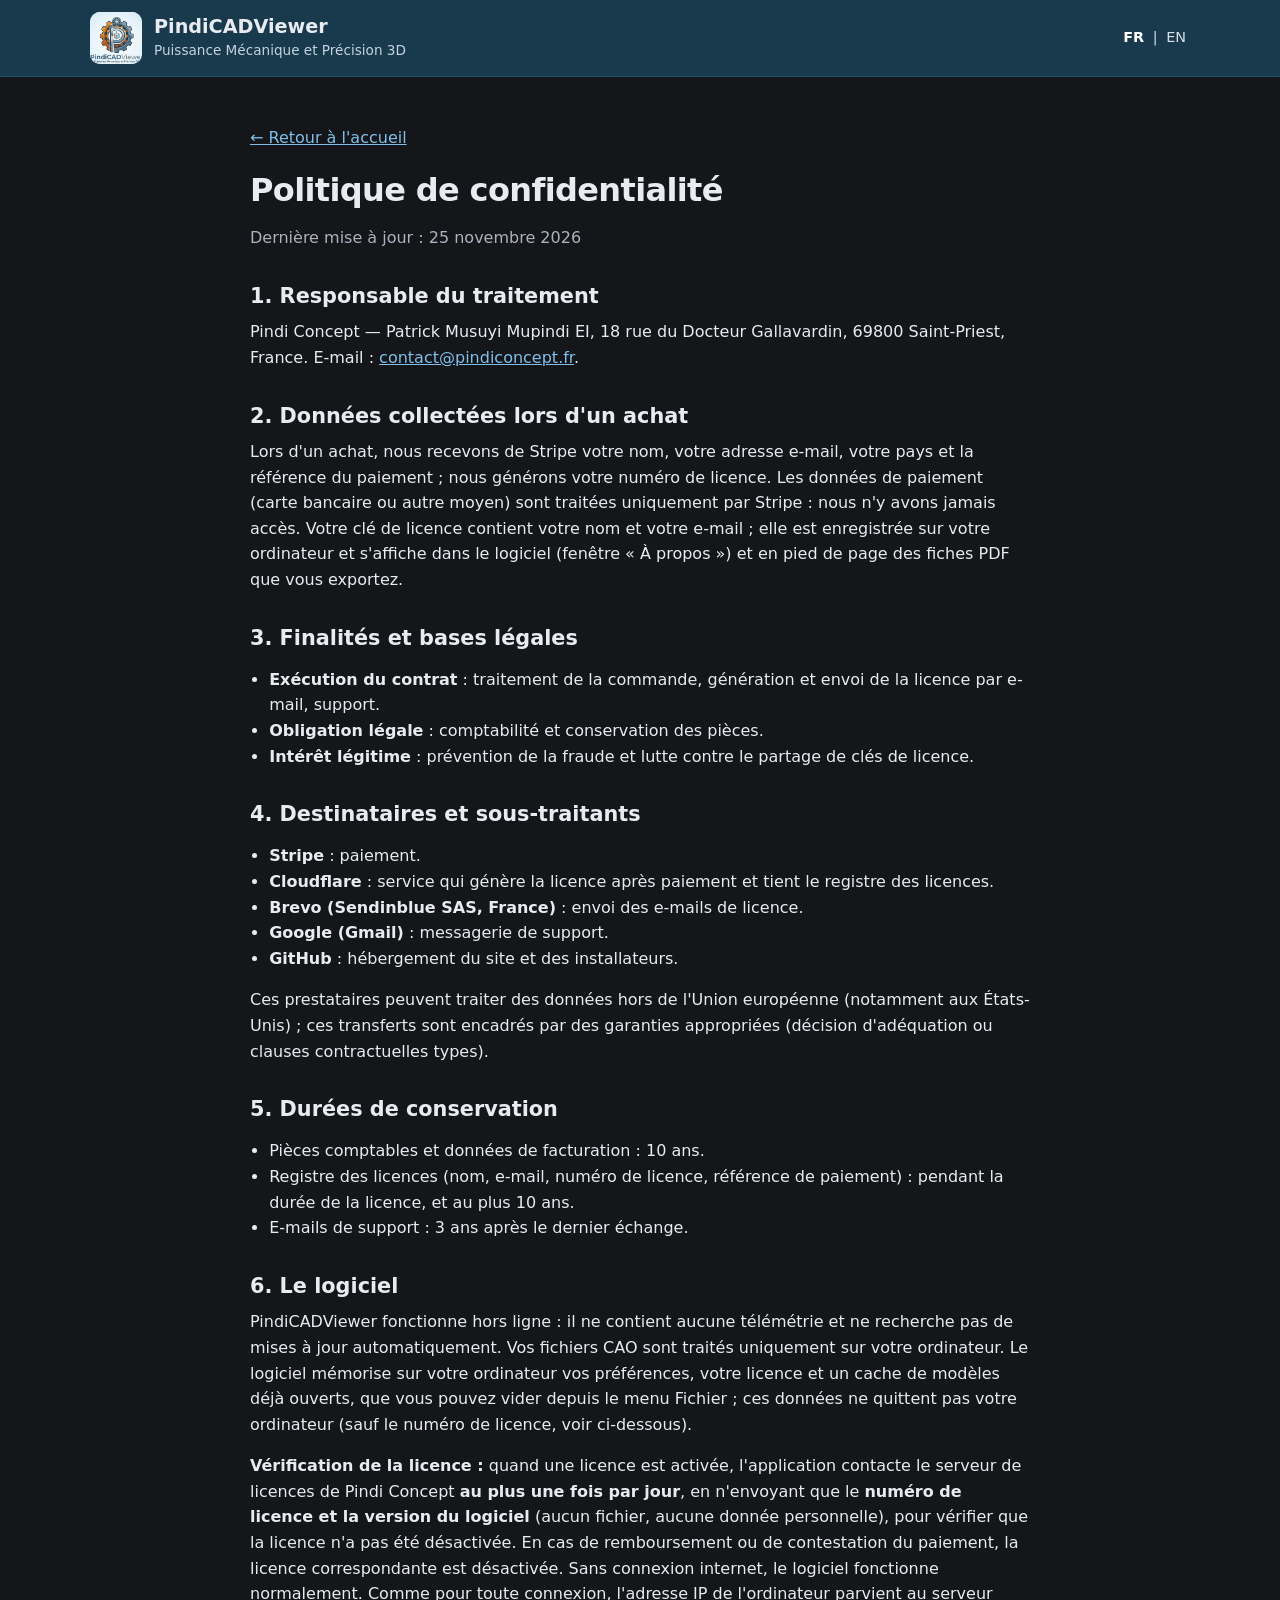
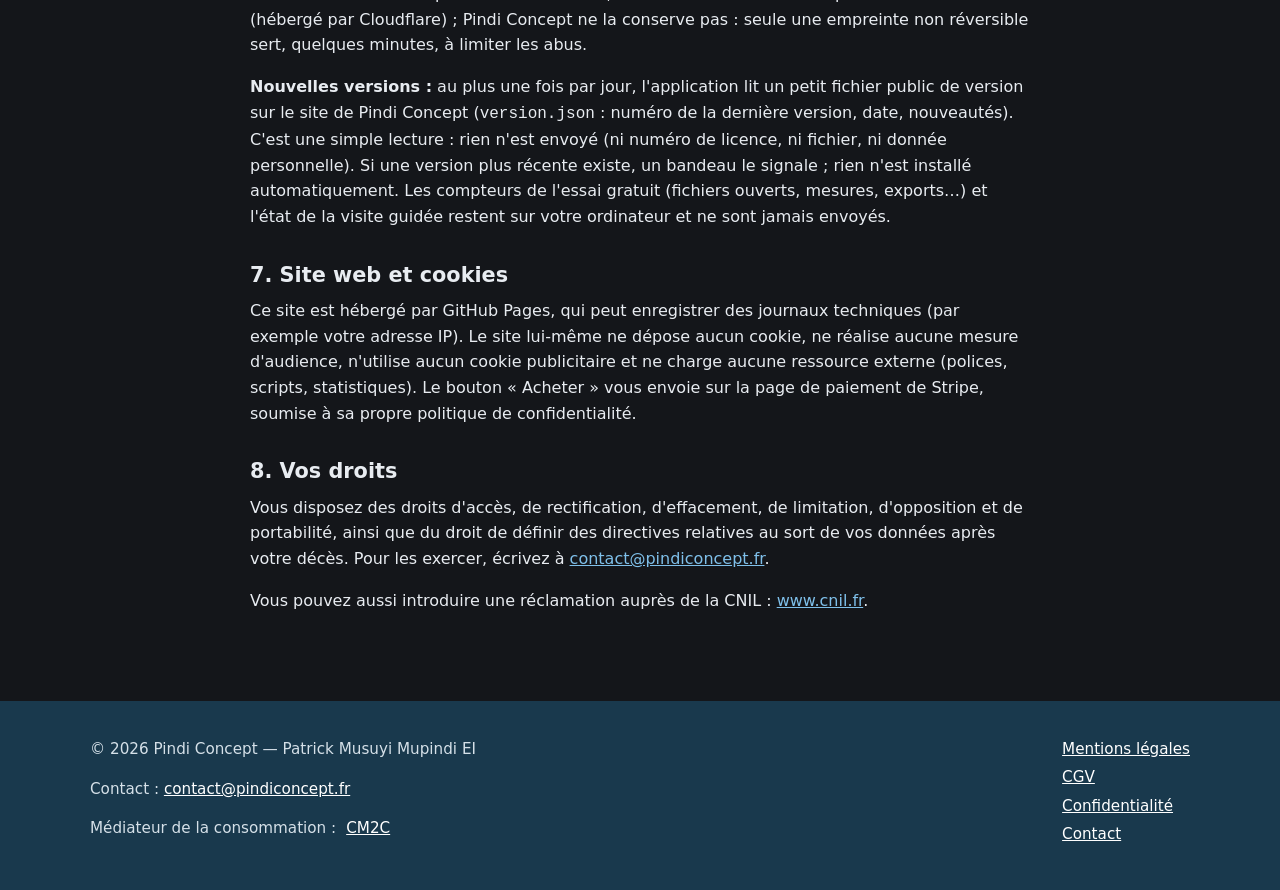
<file: confidentialite.html>
<!doctype html>
<html lang="fr">
<head>
  <meta charset="utf-8">
  <meta name="viewport" content="width=device-width, initial-scale=1">
  <title>Politique de confidentialité — PindiCADViewer</title>
  <meta name="theme-color" content="#19394D">
  <link rel="icon" type="image/svg+xml" href="assets/favicon.svg">
  <link rel="stylesheet" href="style.css">
</head>
<body>
<header class="top">
  <div class="wrap">
    <a class="brand" href="./">
      <img src="assets/logo.png" width="52" height="52" alt="Logo PindiCADViewer">
      <div class="brandtxt"><strong>PindiCADViewer</strong><span class="slogan">Puissance Mécanique et Précision 3D</span></div>
    </a>
    <nav class="lang" aria-label="Langue"><strong aria-current="page">FR</strong> | <a href="en/privacy.html" hreflang="en" lang="en">EN</a></nav>
  </div>
</header>
<main class="wrap doc">
  <a class="back" href="./">← Retour à l'accueil</a>
  <h1>Politique de confidentialité</h1>
  <p class="muted">Dernière mise à jour : 25 novembre 2026</p>

  <h2 id="responsable">1. Responsable du traitement</h2>
  <p>Pindi Concept — Patrick Musuyi Mupindi EI, 18 rue du Docteur Gallavardin, 69800 Saint-Priest, France. E-mail : <a href="mailto:contact@pindiconcept.fr">contact@pindiconcept.fr</a>.</p>

  <h2 id="achat">2. Données collectées lors d'un achat</h2>
  <p>Lors d'un achat, nous recevons de Stripe votre nom, votre adresse e-mail, votre pays et la référence du paiement ; nous générons votre numéro de licence. Les données de paiement (carte bancaire ou autre moyen) sont traitées uniquement par Stripe : nous n'y avons jamais accès. Votre clé de licence contient votre nom et votre e-mail ; elle est enregistrée sur votre ordinateur et s'affiche dans le logiciel (fenêtre « À propos ») et en pied de page des fiches PDF que vous exportez.</p>

  <h2 id="finalites">3. Finalités et bases légales</h2>
  <ul>
    <li><strong>Exécution du contrat</strong> : traitement de la commande, génération et envoi de la licence par e-mail, support.</li>
    <li><strong>Obligation légale</strong> : comptabilité et conservation des pièces.</li>
    <li><strong>Intérêt légitime</strong> : prévention de la fraude et lutte contre le partage de clés de licence.</li>
  </ul>

  <h2 id="destinataires">4. Destinataires et sous-traitants</h2>
  <ul>
    <li><strong>Stripe</strong> : paiement.</li>
    <li><strong>Cloudflare</strong> : service qui génère la licence après paiement et tient le registre des licences.</li>
    <li><strong>Brevo (Sendinblue SAS, France)</strong> : envoi des e-mails de licence.</li>
    <li><strong>Google (Gmail)</strong> : messagerie de support.</li>
    <li><strong>GitHub</strong> : hébergement du site et des installateurs.</li>
  </ul>
  <p>Ces prestataires peuvent traiter des données hors de l'Union européenne (notamment aux États-Unis) ; ces transferts sont encadrés par des garanties appropriées (décision d'adéquation ou clauses contractuelles types).</p>

  <h2 id="durees">5. Durées de conservation</h2>
  <ul>
    <li>Pièces comptables et données de facturation : 10 ans.</li>
    <li>Registre des licences (nom, e-mail, numéro de licence, référence de paiement) : pendant la durée de la licence, et au plus 10 ans.</li>
    <li>E-mails de support : 3 ans après le dernier échange.</li>
  </ul>

  <h2 id="logiciel">6. Le logiciel</h2>
  <p>PindiCADViewer fonctionne hors ligne : il ne contient aucune télémétrie et ne recherche pas de mises à jour automatiquement. Vos fichiers CAO sont traités uniquement sur votre ordinateur. Le logiciel mémorise sur votre ordinateur vos préférences, votre licence et un cache de modèles déjà ouverts, que vous pouvez vider depuis le menu Fichier ; ces données ne quittent pas votre ordinateur (sauf le numéro de licence, voir ci-dessous).</p>
  <p><strong>Vérification de la licence :</strong> quand une licence est activée, l'application contacte le serveur de licences de Pindi Concept <strong>au plus une fois par jour</strong>, en n'envoyant que le <strong>numéro de licence et la version du logiciel</strong> (aucun fichier, aucune donnée personnelle), pour vérifier que la licence n'a pas été désactivée. En cas de remboursement ou de contestation du paiement, la licence correspondante est désactivée. Sans connexion internet, le logiciel fonctionne normalement. Comme pour toute connexion, l'adresse IP de l'ordinateur parvient au serveur (hébergé par Cloudflare) ; Pindi Concept ne la conserve pas : seule une empreinte non réversible sert, quelques minutes, à limiter les abus.</p>

  <p><strong>Nouvelles versions :</strong> au plus une fois par jour, l'application lit un petit fichier public de version sur le site de Pindi Concept (<code>version.json</code> : numéro de la dernière version, date, nouveautés). C'est une simple lecture : rien n'est envoyé (ni numéro de licence, ni fichier, ni donnée personnelle). Si une version plus récente existe, un bandeau le signale ; rien n'est installé automatiquement. Les compteurs de l'essai gratuit (fichiers ouverts, mesures, exports…) et l'état de la visite guidée restent sur votre ordinateur et ne sont jamais envoyés.</p>

  <h2 id="site">7. Site web et cookies</h2>
  <p>Ce site est hébergé par GitHub Pages, qui peut enregistrer des journaux techniques (par exemple votre adresse IP). Le site lui-même ne dépose aucun cookie, ne réalise aucune mesure d'audience, n'utilise aucun cookie publicitaire et ne charge aucune ressource externe (polices, scripts, statistiques). Le bouton « Acheter » vous envoie sur la page de paiement de Stripe, soumise à sa propre politique de confidentialité.</p>

  <h2 id="droits">8. Vos droits</h2>
  <p>Vous disposez des droits d'accès, de rectification, d'effacement, de limitation, d'opposition et de portabilité, ainsi que du droit de définir des directives relatives au sort de vos données après votre décès. Pour les exercer, écrivez à <a href="mailto:contact@pindiconcept.fr">contact@pindiconcept.fr</a>.</p>
  <p>Vous pouvez aussi introduire une réclamation auprès de la CNIL : <a href="https://www.cnil.fr" rel="noopener">www.cnil.fr</a>.</p>
</main>
<footer>
  <div class="wrap">
    <div>
      <p>© 2026 Pindi Concept — Patrick Musuyi Mupindi EI</p>
      <p>Contact : <a href="mailto:contact@pindiconcept.fr">contact@pindiconcept.fr</a></p>
      <p class="mediateur">Médiateur de la consommation : <a href="https://www.cm2c.net" rel="noopener">CM2C</a></p>
    </div>
    <ul>
      <li><a href="mentions-legales.html">Mentions légales</a></li>
      <li><a href="cgv.html">CGV</a></li>
      <li><a href="confidentialite.html">Confidentialité</a></li>
      <li><a href="mailto:contact@pindiconcept.fr">Contact</a></li>
    </ul>
  </div>
</footer>
</body>
</html>
</file>
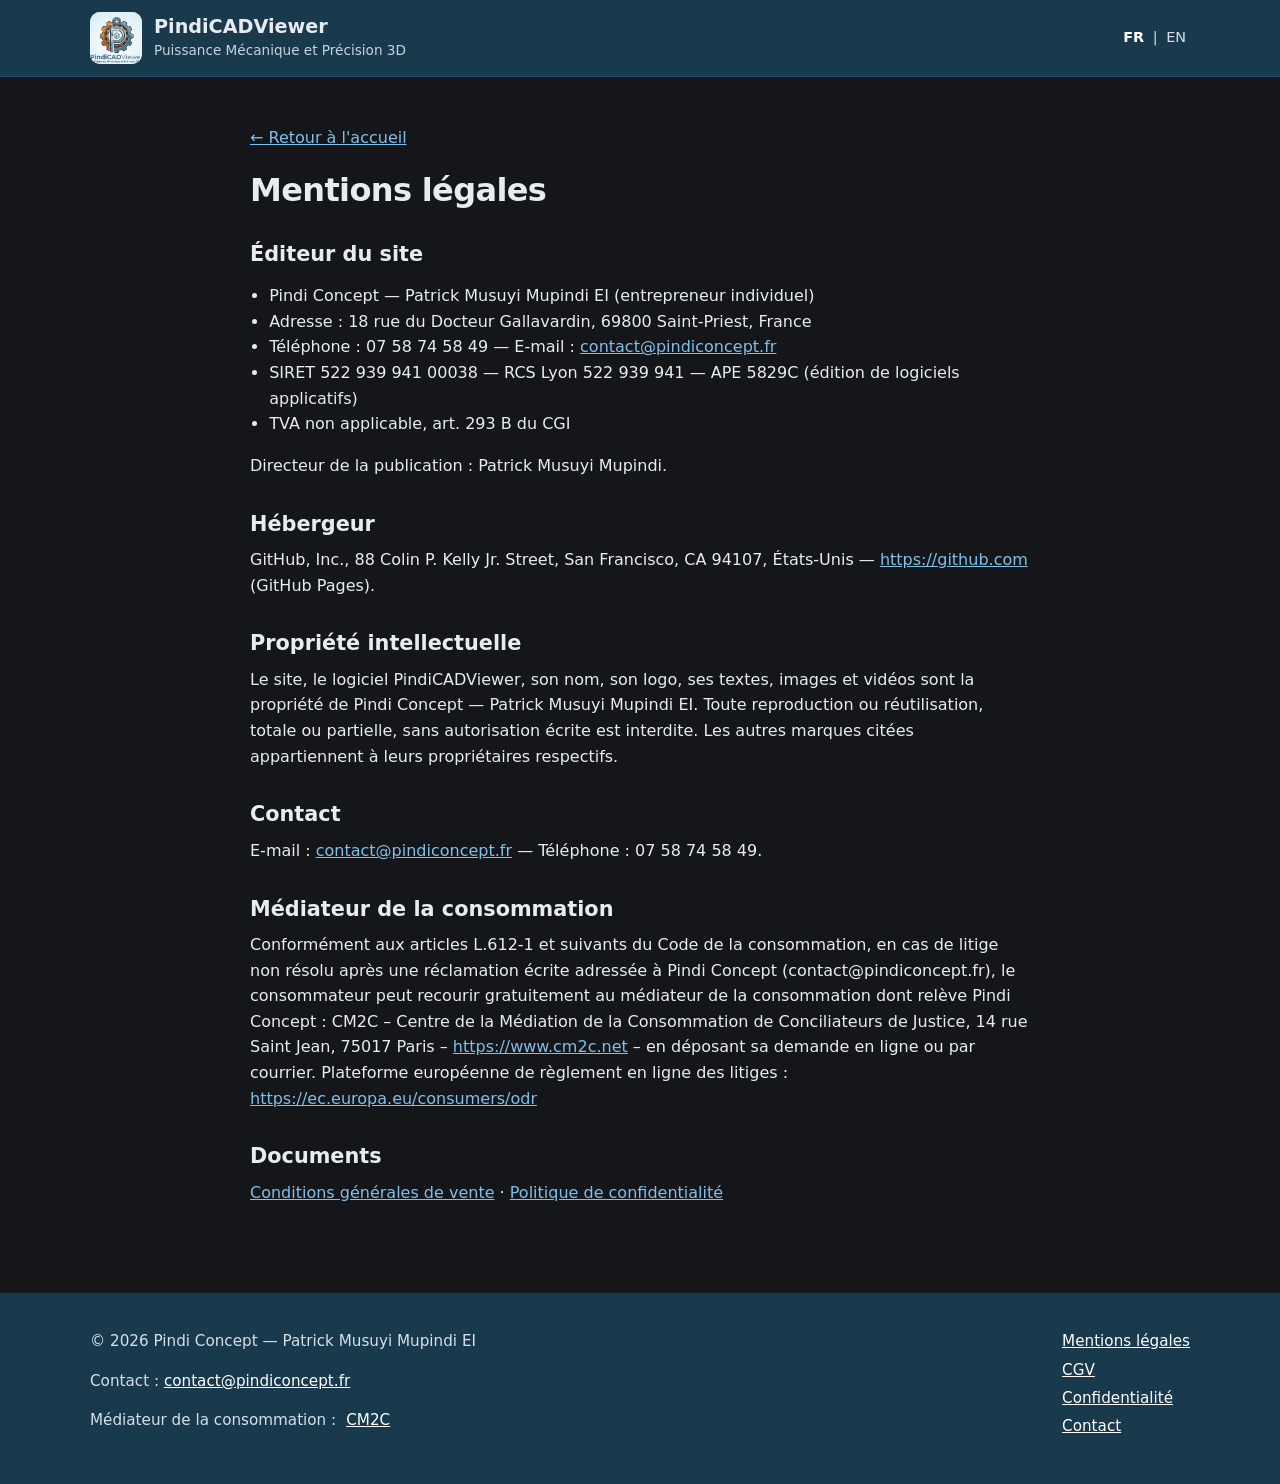
<file: mentions-legales.html>
<!doctype html>
<html lang="fr">
<head>
  <meta charset="utf-8">
  <meta name="viewport" content="width=device-width, initial-scale=1">
  <title>Mentions légales — PindiCADViewer</title>
  <meta name="theme-color" content="#19394D">
  <link rel="icon" type="image/svg+xml" href="assets/favicon.svg">
  <link rel="stylesheet" href="style.css">
</head>
<body>
<header class="top">
  <div class="wrap">
    <a class="brand" href="./">
      <img src="assets/logo.png" width="52" height="52" alt="Logo PindiCADViewer">
      <div class="brandtxt"><strong>PindiCADViewer</strong><span class="slogan">Puissance Mécanique et Précision 3D</span></div>
    </a>
    <nav class="lang" aria-label="Langue"><strong aria-current="page">FR</strong> | <a href="en/legal-notice.html" hreflang="en" lang="en">EN</a></nav>
  </div>
</header>
<main class="wrap doc">
  <a class="back" href="./">← Retour à l'accueil</a>
  <h1>Mentions légales</h1>

  <h2>Éditeur du site</h2>
  <ul>
    <li>Pindi Concept — Patrick Musuyi Mupindi EI (entrepreneur individuel)</li>
    <li>Adresse : 18 rue du Docteur Gallavardin, 69800 Saint-Priest, France</li>
    <li>Téléphone : 07 58 74 58 49 — E-mail : <a href="mailto:contact@pindiconcept.fr">contact@pindiconcept.fr</a></li>
    <li>SIRET 522 939 941 00038 — RCS Lyon 522 939 941 — APE 5829C (édition de logiciels applicatifs)</li>
    <li>TVA non applicable, art. 293 B du CGI</li>
  </ul>
  <p>Directeur de la publication : Patrick Musuyi Mupindi.</p>

  <h2>Hébergeur</h2>
  <p>GitHub, Inc., 88 Colin P. Kelly Jr. Street, San Francisco, CA 94107, États-Unis — <a href="https://github.com" rel="noopener">https://github.com</a> (GitHub Pages).</p>

  <h2>Propriété intellectuelle</h2>
  <p>Le site, le logiciel PindiCADViewer, son nom, son logo, ses textes, images et vidéos sont la propriété de Pindi Concept — Patrick Musuyi Mupindi EI. Toute reproduction ou réutilisation, totale ou partielle, sans autorisation écrite est interdite. Les autres marques citées appartiennent à leurs propriétaires respectifs.</p>

  <h2>Contact</h2>
  <p>E-mail : <a href="mailto:contact@pindiconcept.fr">contact@pindiconcept.fr</a> — Téléphone : 07 58 74 58 49.</p>

  <h2>Médiateur de la consommation</h2>
  <p>Conformément aux articles L.612-1 et suivants du Code de la consommation, en cas de litige non résolu après une réclamation écrite adressée à Pindi Concept (contact@pindiconcept.fr), le consommateur peut recourir gratuitement au médiateur de la consommation dont relève Pindi Concept : CM2C – Centre de la Médiation de la Consommation de Conciliateurs de Justice, 14 rue Saint Jean, 75017 Paris – <a href="https://www.cm2c.net" rel="noopener">https://www.cm2c.net</a> – en déposant sa demande en ligne ou par courrier. Plateforme européenne de règlement en ligne des litiges : <a href="https://ec.europa.eu/consumers/odr" rel="noopener">https://ec.europa.eu/consumers/odr</a></p>

  <h2>Documents</h2>
  <p><a href="cgv.html">Conditions générales de vente</a> · <a href="confidentialite.html">Politique de confidentialité</a></p>
</main>
<footer>
  <div class="wrap">
    <div>
      <p>© 2026 Pindi Concept — Patrick Musuyi Mupindi EI</p>
      <p>Contact : <a href="mailto:contact@pindiconcept.fr">contact@pindiconcept.fr</a></p>
      <p class="mediateur">Médiateur de la consommation : <a href="https://www.cm2c.net" rel="noopener">CM2C</a></p>
    </div>
    <ul>
      <li><a href="mentions-legales.html">Mentions légales</a></li>
      <li><a href="cgv.html">CGV</a></li>
      <li><a href="confidentialite.html">Confidentialité</a></li>
      <li><a href="mailto:contact@pindiconcept.fr">Contact</a></li>
    </ul>
  </div>
</footer>
</body>
</html>
</file>
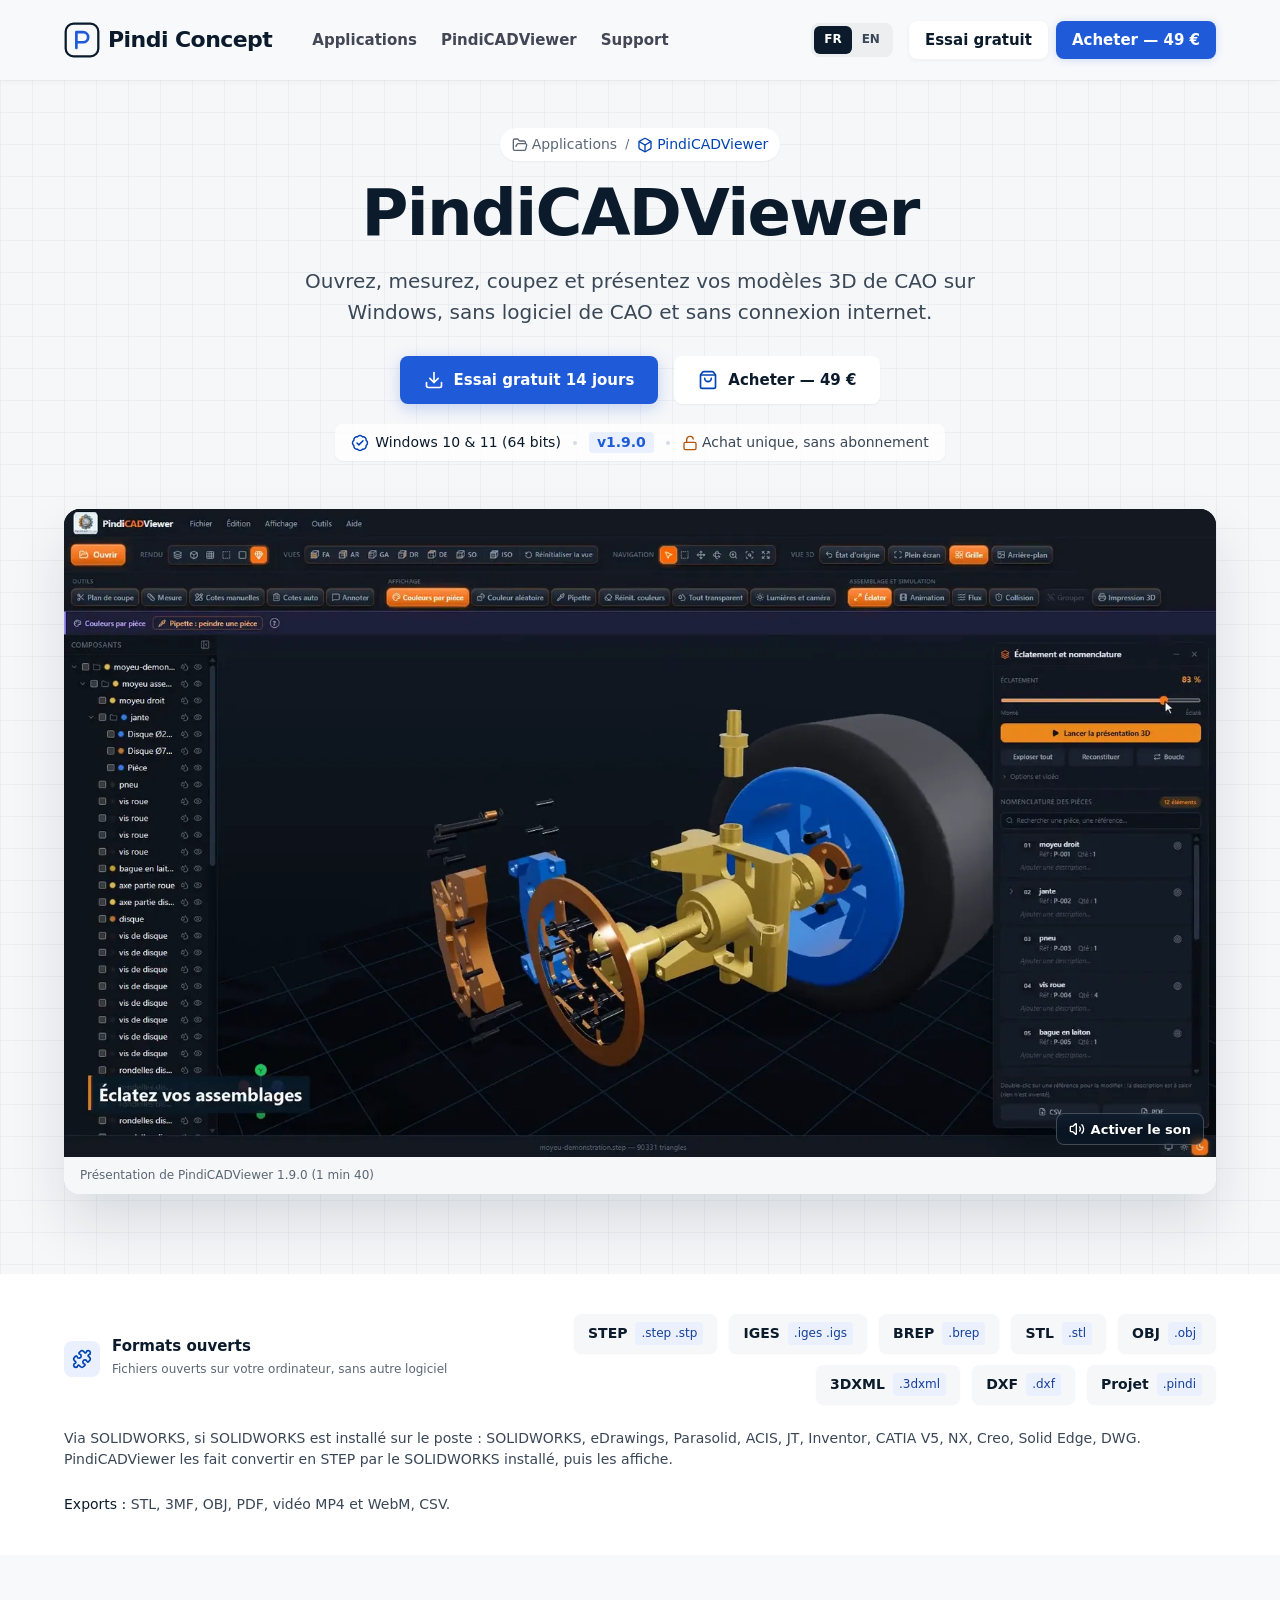
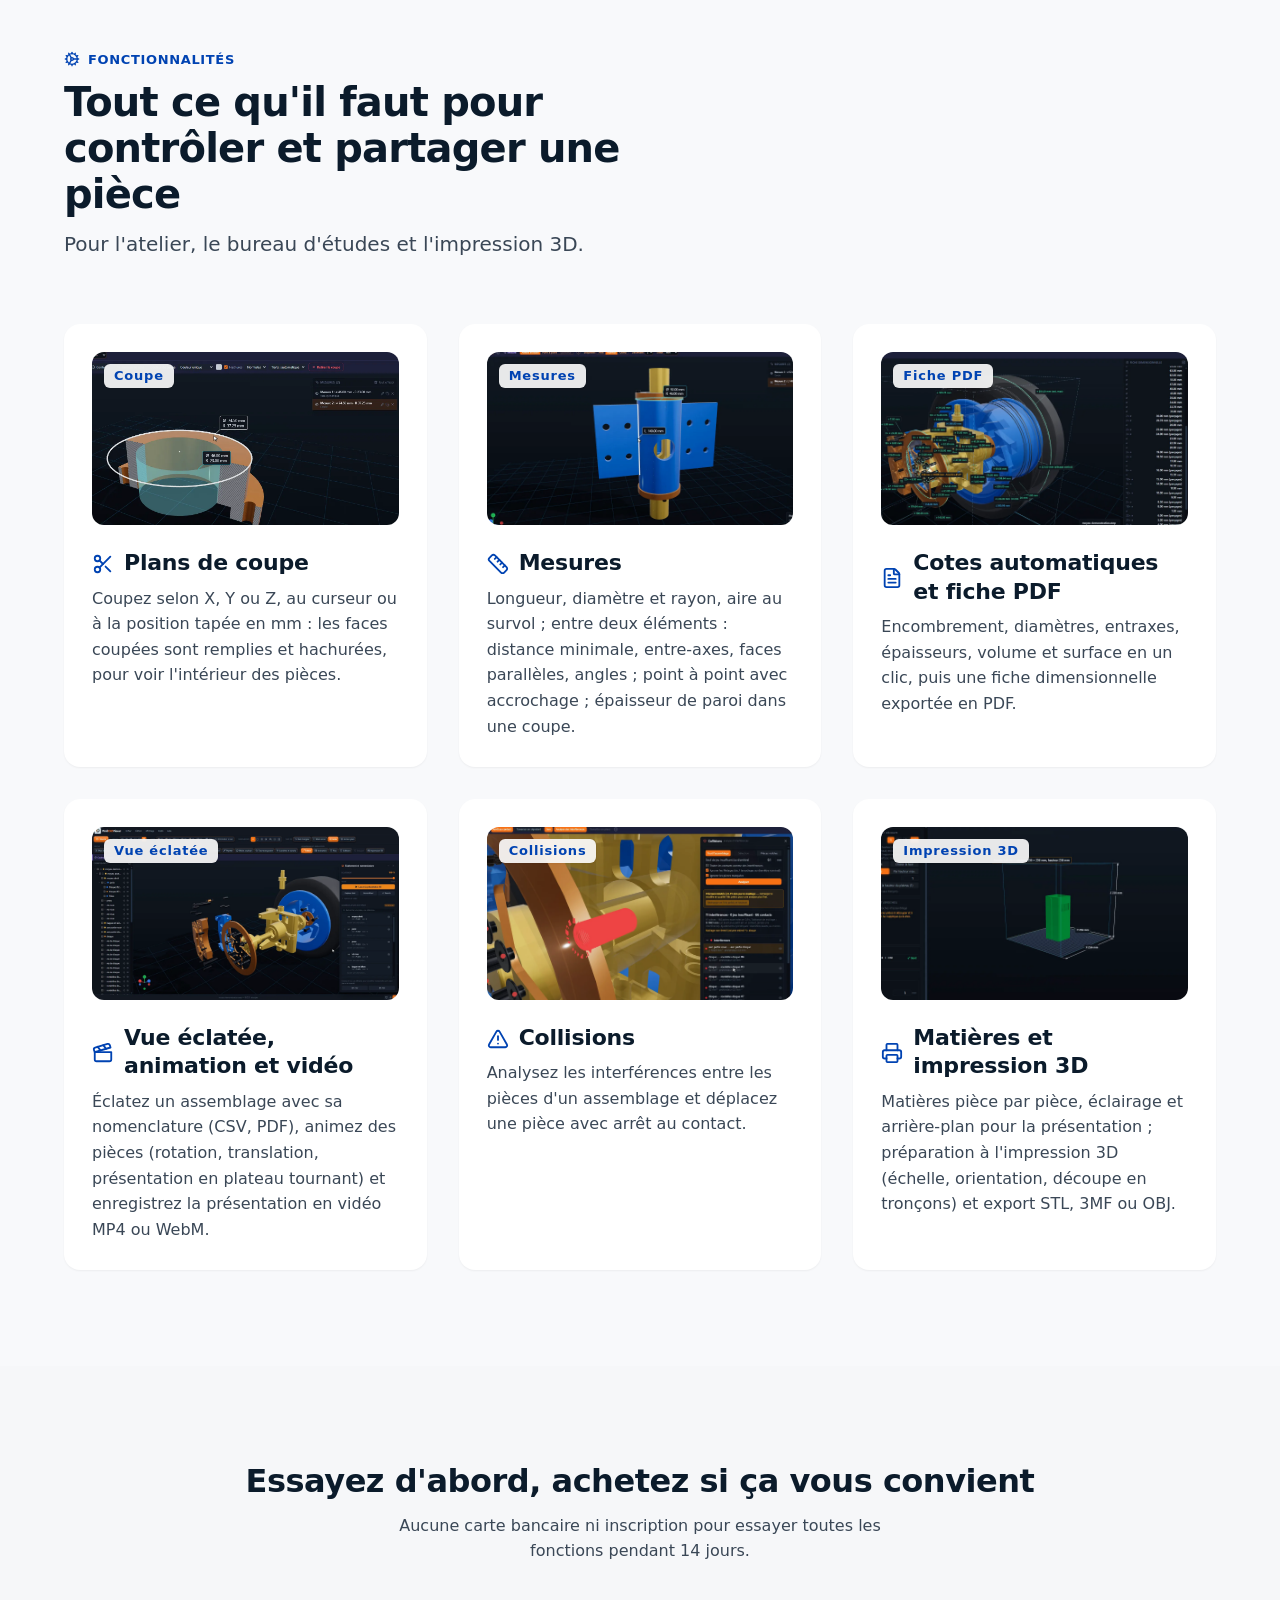
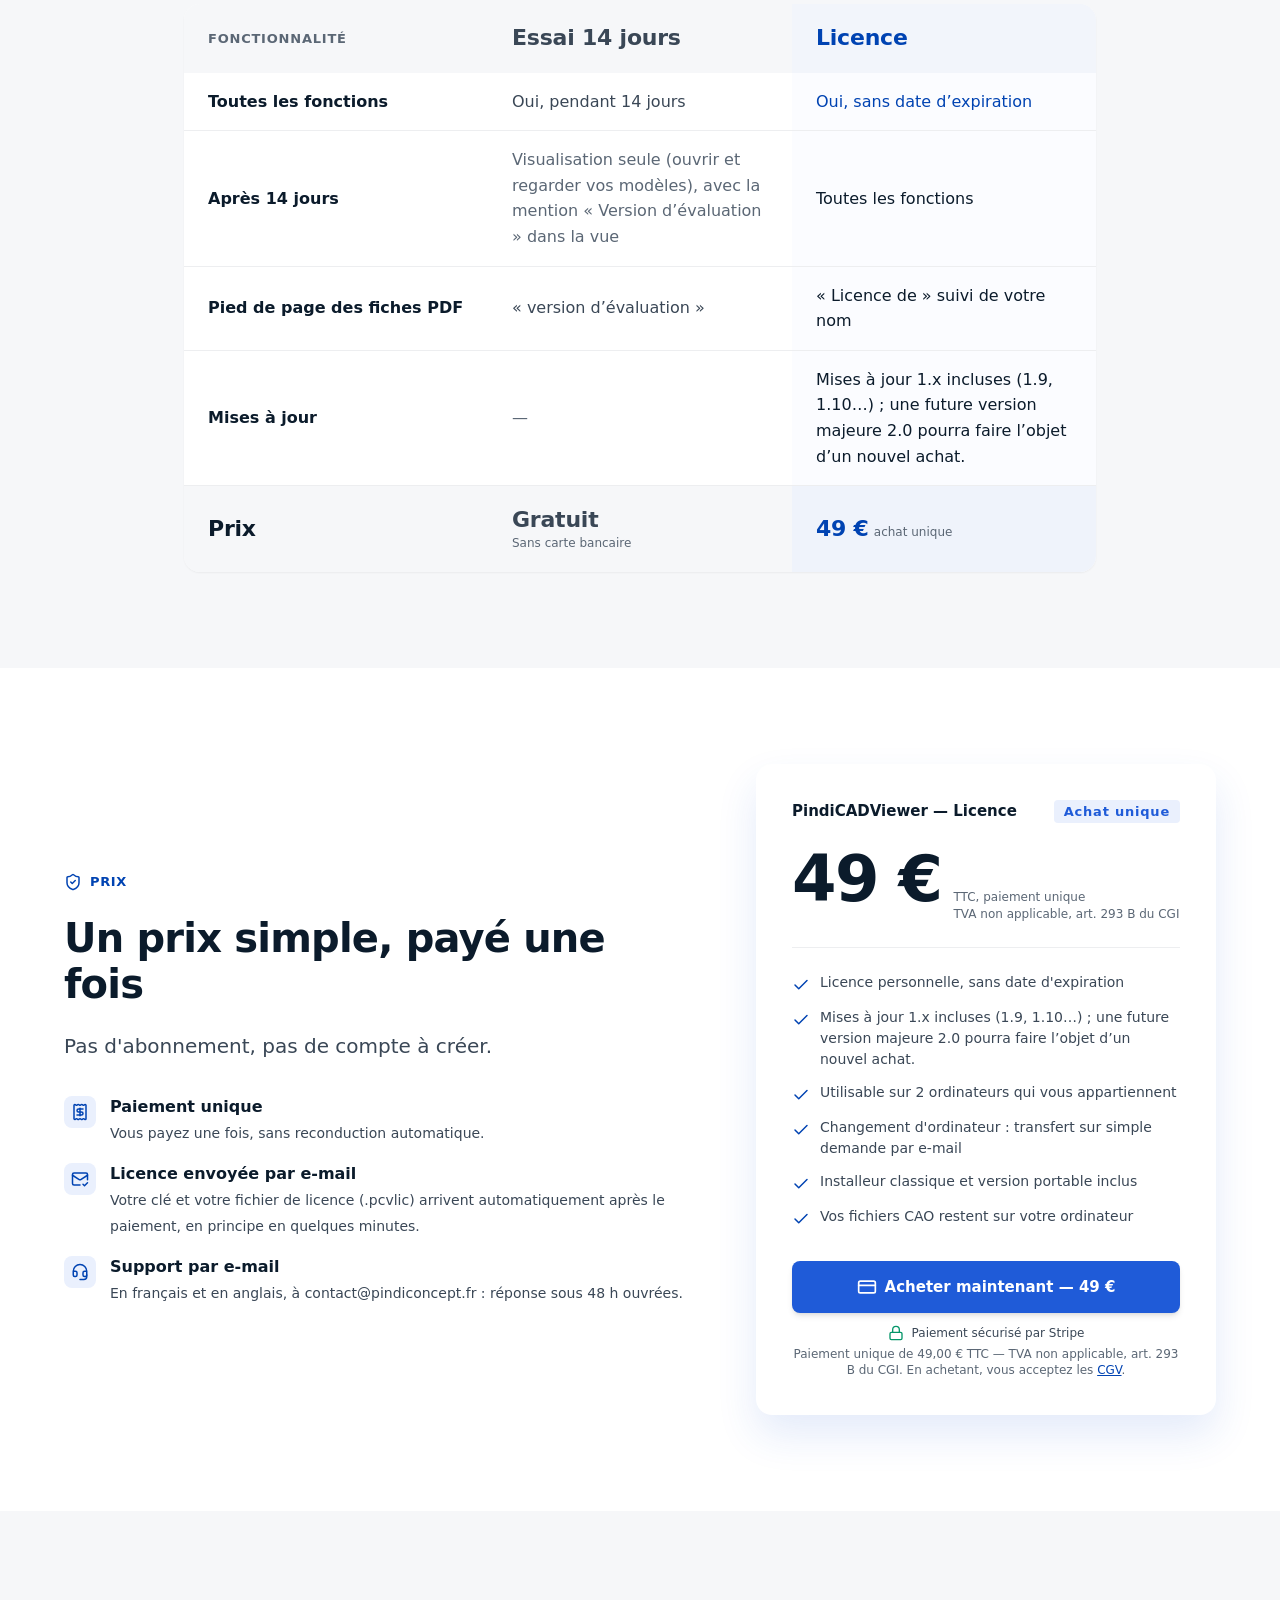
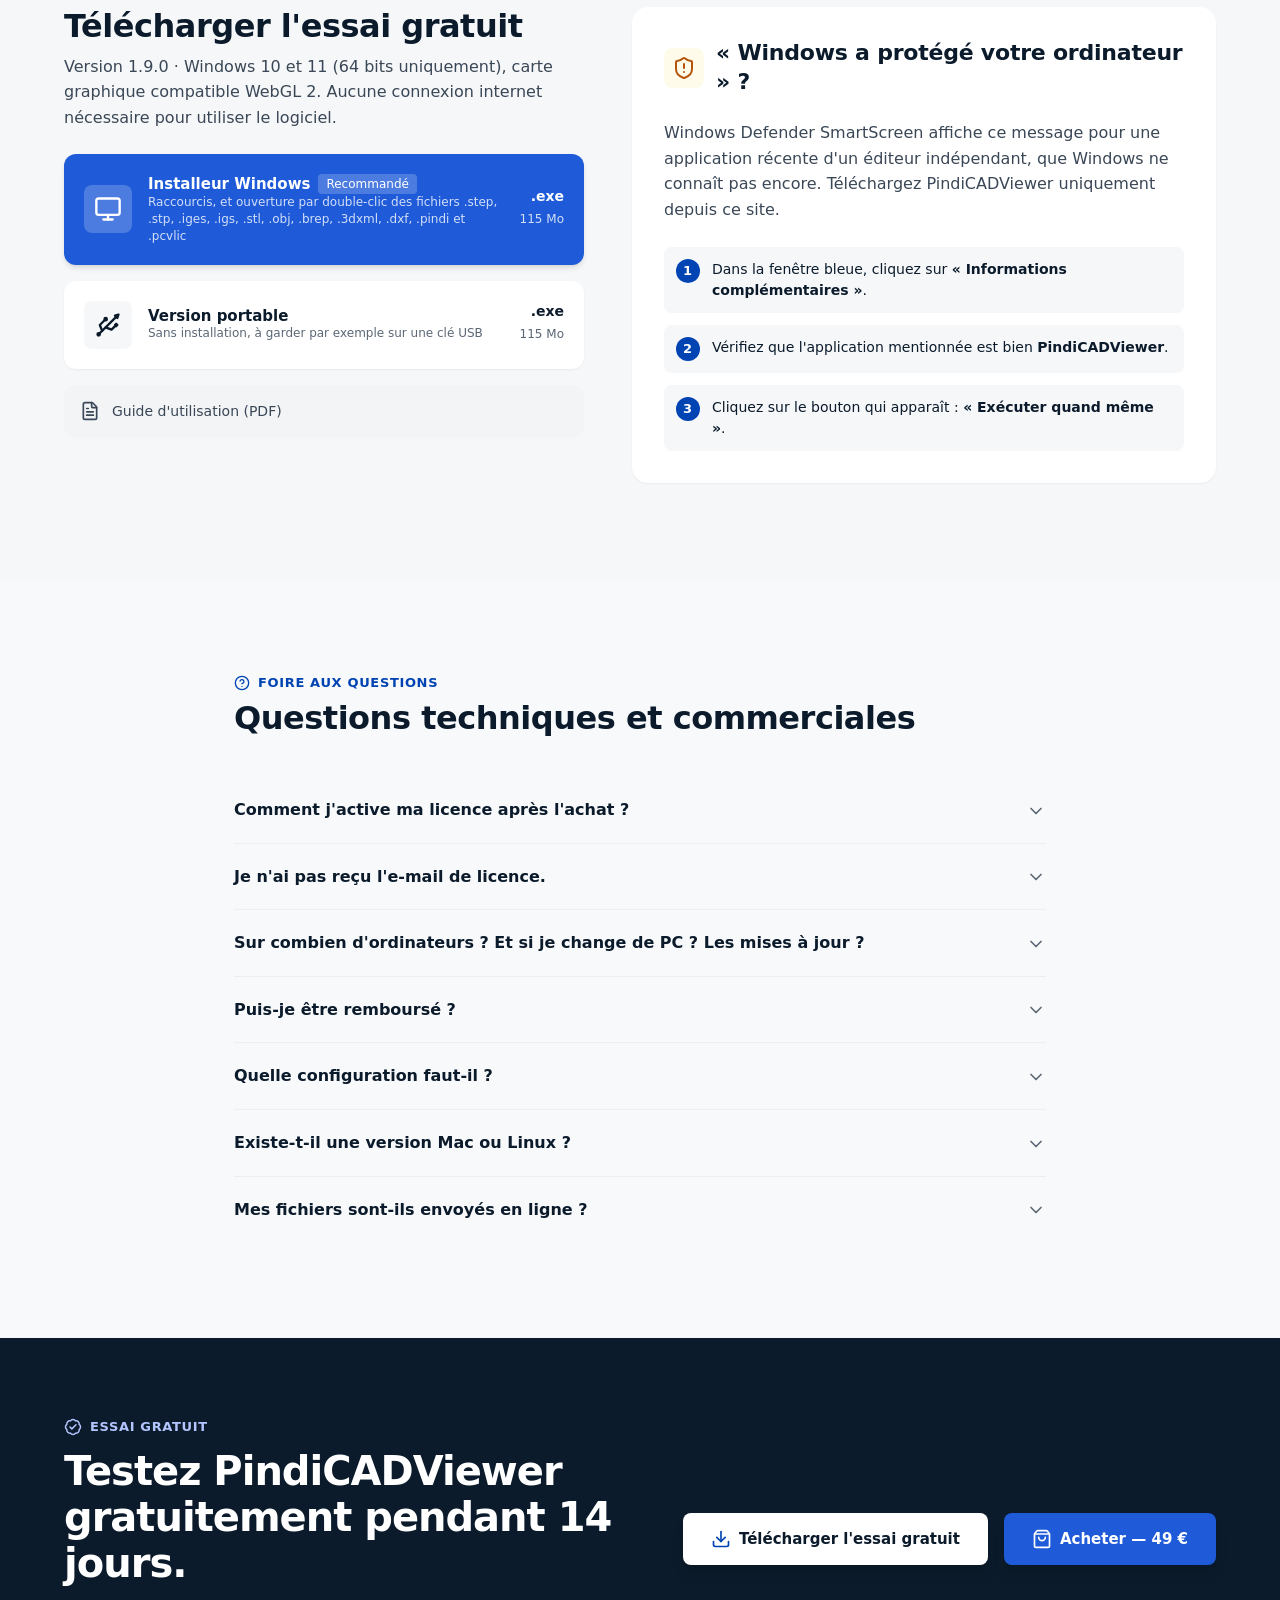
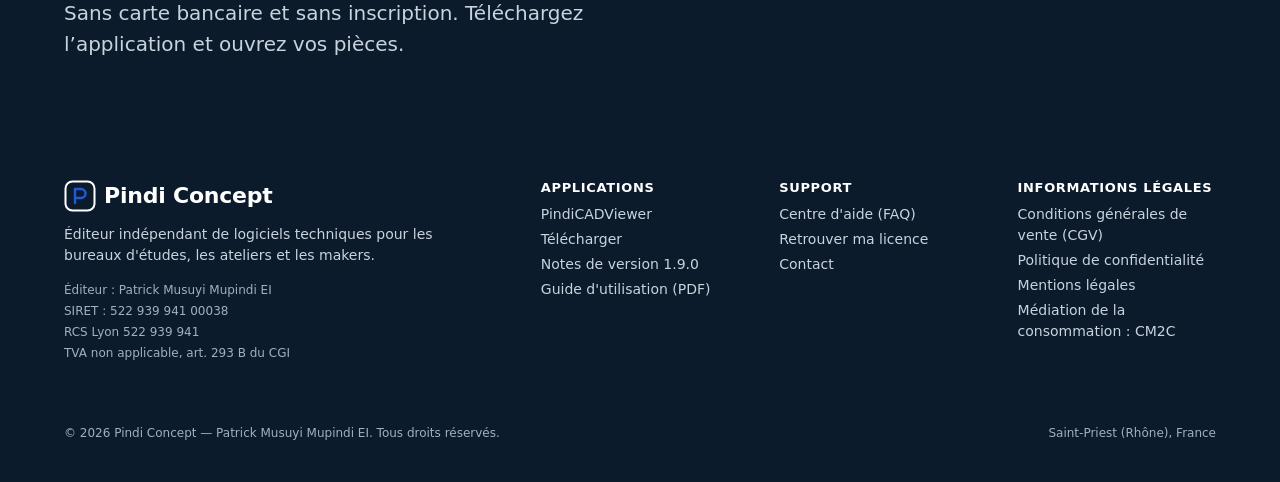
<file: pindicadviewer.html>
<!DOCTYPE html>
<html lang="fr">
<head>
<meta charset="utf-8"/>
<meta name="viewport" content="width=device-width, initial-scale=1"/>
<title>PindiCADViewer — Visualiseur CAO 3D pour Windows | Pindi Concept</title>
<meta name="description" content="PindiCADViewer 1.9.0 : ouvrez STEP, IGES, BREP, STL, OBJ, 3DXML et DXF, mesurez, coupez, éclatez et présentez vos assemblages. Essai gratuit 14 jours, achat unique de 49 €."/>
<link rel="icon" type="image/svg+xml" href="assets/favicon-pindiconcept.svg"/>
<link rel="alternate" hreflang="fr" href="https://www.pindiconcept.fr/pindicadviewer.html"/>
<link rel="alternate" hreflang="en" href="https://www.pindiconcept.fr/en/pindicadviewer.html"/>
<link rel="stylesheet" href="assets/pindiconcept.css"/>
</head>
<body class="bg-surface font-body-default text-body-default text-on-surface">
<svg width="0" height="0" style="position:absolute" aria-hidden="true">
  <symbol id="i-arrow-right" viewBox="0 0 24 24"><path d="M5 12h14"/><path d="m12 5 7 7-7 7"/></symbol>
  <symbol id="i-badge-check" viewBox="0 0 24 24"><path d="M3.85 8.62a4 4 0 0 1 4.78-4.77 4 4 0 0 1 6.74 0 4 4 0 0 1 4.78 4.78 4 4 0 0 1 0 6.74 4 4 0 0 1-4.77 4.78 4 4 0 0 1-6.75 0 4 4 0 0 1-4.78-4.77 4 4 0 0 1 0-6.76Z"/><path d="m16 9-5.5 5.5L8 12"/></symbol>
  <symbol id="i-box" viewBox="0 0 24 24"><path d="M21 8a2 2 0 0 0-1-1.73l-7-4a2 2 0 0 0-2 0l-7 4A2 2 0 0 0 3 8v8a2 2 0 0 0 1 1.73l7 4a2 2 0 0 0 2 0l7-4A2 2 0 0 0 21 16Z"/><path d="m3.3 7 8.7 5 8.7-5"/><path d="M12 22V12"/></symbol>
  <symbol id="i-check" viewBox="0 0 24 24"><path d="M20 6 9 17l-5-5"/></symbol>
  <symbol id="i-chevron-down" viewBox="0 0 24 24"><path d="m6 9 6 6 6-6"/></symbol>
  <symbol id="i-circle-help" viewBox="0 0 24 24"><circle cx="12" cy="12" r="10"/><path d="M9.09 9a3 3 0 0 1 5.83 1c0 2-3 3-3 3"/><path d="M12 17h.01"/></symbol>
  <symbol id="i-clapperboard" viewBox="0 0 24 24"><path d="m12.296 3.464 3.02 3.956"/><path d="M20.2 6 3 11l-.9-2.4c-.3-1.1.3-2.2 1.3-2.5l13.5-4c1.1-.3 2.2.3 2.5 1.3z"/><path d="M3 11h18v8a2 2 0 0 1-2 2H5a2 2 0 0 1-2-2z"/><path d="m6.18 5.276 3.1 3.899"/></symbol>
  <symbol id="i-cog" viewBox="0 0 24 24"><path d="M11 10.27 7 3.34"/><path d="m11 13.73-4 6.93"/><path d="M12 22v-2"/><path d="M12 2v2"/><path d="M14 12h8"/><path d="m17 20.66-1-1.73"/><path d="m17 3.34-1 1.73"/><path d="M2 12h2"/><path d="m20.66 17-1.73-1"/><path d="m20.66 7-1.73 1"/><path d="m3.34 17 1.73-1"/><path d="m3.34 7 1.73 1"/><circle cx="12" cy="12" r="2"/><circle cx="12" cy="12" r="8"/></symbol>
  <symbol id="i-credit-card" viewBox="0 0 24 24"><rect width="20" height="14" x="2" y="5" rx="2"/><line x1="2" x2="22" y1="10" y2="10"/></symbol>
  <symbol id="i-download" viewBox="0 0 24 24"><path d="M12 15V3"/><path d="M21 15v4a2 2 0 0 1-2 2H5a2 2 0 0 1-2-2v-4"/><path d="m7 10 5 5 5-5"/></symbol>
  <symbol id="i-file-text" viewBox="0 0 24 24"><path d="M6 22a2 2 0 0 1-2-2V4a2 2 0 0 1 2-2h8a2.4 2.4 0 0 1 1.704.706l3.588 3.588A2.4 2.4 0 0 1 20 8v12a2 2 0 0 1-2 2z"/><path d="M14 2v5a1 1 0 0 0 1 1h5"/><path d="M10 9H8"/><path d="M16 13H8"/><path d="M16 17H8"/></symbol>
  <symbol id="i-folder-open" viewBox="0 0 24 24"><path d="m6 14 1.5-2.9A2 2 0 0 1 9.24 10H20a2 2 0 0 1 1.94 2.5l-1.54 6a2 2 0 0 1-1.95 1.5H4a2 2 0 0 1-2-2V5a2 2 0 0 1 2-2h3.9a2 2 0 0 1 1.69.9l.81 1.2a2 2 0 0 0 1.67.9H18a2 2 0 0 1 2 2v2"/></symbol>
  <symbol id="i-headset" viewBox="0 0 24 24"><path d="M3 11h3a2 2 0 0 1 2 2v3a2 2 0 0 1-2 2H5a2 2 0 0 1-2-2v-5Zm0 0a9 9 0 1 1 18 0m0 0v5a2 2 0 0 1-2 2h-1a2 2 0 0 1-2-2v-3a2 2 0 0 1 2-2h3Z"/><path d="M21 16v2a4 4 0 0 1-4 4h-5"/></symbol>
  <symbol id="i-life-buoy" viewBox="0 0 24 24"><circle cx="12" cy="12" r="10"/><path d="m4.93 4.93 4.24 4.24"/><path d="m14.83 9.17 4.24-4.24"/><path d="m14.83 14.83 4.24 4.24"/><path d="m9.17 14.83-4.24 4.24"/><circle cx="12" cy="12" r="4"/></symbol>
  <symbol id="i-lock" viewBox="0 0 24 24"><rect width="18" height="11" x="3" y="11" rx="2" ry="2"/><path d="M7 11V7a5 5 0 0 1 10 0v4"/></symbol>
  <symbol id="i-lock-open" viewBox="0 0 24 24"><rect width="18" height="11" x="3" y="11" rx="2" ry="2"/><path d="M7 11V7a5 5 0 0 1 9.9-1"/></symbol>
  <symbol id="i-mail" viewBox="0 0 24 24"><path d="m22 7-8.991 5.727a2 2 0 0 1-2.009 0L2 7"/><rect x="2" y="4" width="20" height="16" rx="2"/></symbol>
  <symbol id="i-mail-check" viewBox="0 0 24 24"><path d="M22 13V6a2 2 0 0 0-2-2H4a2 2 0 0 0-2 2v12c0 1.1.9 2 2 2h8"/><path d="m22 7-8.97 5.7a1.94 1.94 0 0 1-2.06 0L2 7"/><path d="m16 19 2 2 4-4"/></symbol>
  <symbol id="i-monitor" viewBox="0 0 24 24"><rect width="20" height="14" x="2" y="3" rx="2"/><line x1="8" x2="16" y1="21" y2="21"/><line x1="12" x2="12" y1="17" y2="21"/></symbol>
  <symbol id="i-printer" viewBox="0 0 24 24"><path d="M6 18H4a2 2 0 0 1-2-2v-5a2 2 0 0 1 2-2h16a2 2 0 0 1 2 2v5a2 2 0 0 1-2 2h-2"/><path d="M6 9V3a1 1 0 0 1 1-1h10a1 1 0 0 1 1 1v6"/><rect x="6" y="14" width="12" height="8" rx="1"/></symbol>
  <symbol id="i-puzzle" viewBox="0 0 24 24"><path d="M15.39 4.39a1 1 0 0 0 1.68-.474 2.5 2.5 0 1 1 3.014 3.015 1 1 0 0 0-.474 1.68l1.683 1.682a2.414 2.414 0 0 1 0 3.414L19.61 15.39a1 1 0 0 1-1.68-.474 2.5 2.5 0 1 0-3.014 3.015 1 1 0 0 1 .474 1.68l-1.683 1.682a2.414 2.414 0 0 1-3.414 0L8.61 19.61a1 1 0 0 0-1.68.474 2.5 2.5 0 1 1-3.014-3.015 1 1 0 0 0 .474-1.68l-1.683-1.682a2.414 2.414 0 0 1 0-3.414L4.39 8.61a1 1 0 0 1 1.68.474 2.5 2.5 0 1 0 3.014-3.015 1 1 0 0 1-.474-1.68l1.683-1.682a2.414 2.414 0 0 1 3.414 0z"/></symbol>
  <symbol id="i-receipt" viewBox="0 0 24 24"><path d="M12 17V7"/><path d="M16 8h-6a2 2 0 0 0 0 4h4a2 2 0 0 1 0 4H8"/><path d="M4 3a1 1 0 0 1 1-1 1.3 1.3 0 0 1 .7.2l.933.6a1.3 1.3 0 0 0 1.4 0l.934-.6a1.3 1.3 0 0 1 1.4 0l.933.6a1.3 1.3 0 0 0 1.4 0l.933-.6a1.3 1.3 0 0 1 1.4 0l.934.6a1.3 1.3 0 0 0 1.4 0l.933-.6A1.3 1.3 0 0 1 19 2a1 1 0 0 1 1 1v18a1 1 0 0 1-1 1 1.3 1.3 0 0 1-.7-.2l-.933-.6a1.3 1.3 0 0 0-1.4 0l-.934.6a1.3 1.3 0 0 1-1.4 0l-.933-.6a1.3 1.3 0 0 0-1.4 0l-.933.6a1.3 1.3 0 0 1-1.4 0l-.934-.6a1.3 1.3 0 0 0-1.4 0l-.933.6a1.3 1.3 0 0 1-.7.2 1 1 0 0 1-1-1z"/></symbol>
  <symbol id="i-ruler" viewBox="0 0 24 24"><path d="M21.3 15.3a2.4 2.4 0 0 1 0 3.4l-2.6 2.6a2.4 2.4 0 0 1-3.4 0L2.7 8.7a2.41 2.41 0 0 1 0-3.4l2.6-2.6a2.41 2.41 0 0 1 3.4 0Z"/><path d="m14.5 12.5 2-2"/><path d="m11.5 9.5 2-2"/><path d="m8.5 6.5 2-2"/><path d="m17.5 15.5 2-2"/></symbol>
  <symbol id="i-scissors" viewBox="0 0 24 24"><circle cx="6" cy="6" r="3"/><path d="M8.12 8.12 12 12"/><path d="M20 4 8.12 15.88"/><circle cx="6" cy="18" r="3"/><path d="M14.8 14.8 20 20"/></symbol>
  <symbol id="i-shield-alert" viewBox="0 0 24 24"><path d="M20 13c0 5-3.5 7.5-7.66 8.95a1 1 0 0 1-.67-.01C7.5 20.5 4 18 4 13V6a1 1 0 0 1 1-1c2 0 4.5-1.2 6.24-2.72a1.17 1.17 0 0 1 1.52 0C14.51 3.81 17 5 19 5a1 1 0 0 1 1 1z"/><path d="M12 8v4"/><path d="M12 16h.01"/></symbol>
  <symbol id="i-shield-check" viewBox="0 0 24 24"><path d="M20 13c0 5-3.5 7.5-7.66 8.95a1 1 0 0 1-.67-.01C7.5 20.5 4 18 4 13V6a1 1 0 0 1 1-1c2 0 4.5-1.2 6.24-2.72a1.17 1.17 0 0 1 1.52 0C14.51 3.81 17 5 19 5a1 1 0 0 1 1 1z"/><path d="m9 12 2 2 4-4"/></symbol>
  <symbol id="i-shopping-bag" viewBox="0 0 24 24"><path d="M16 10a4 4 0 0 1-8 0"/><path d="M3.103 6.034h17.794"/><path d="M3.4 5.467a2 2 0 0 0-.4 1.2V20a2 2 0 0 0 2 2h14a2 2 0 0 0 2-2V6.667a2 2 0 0 0-.4-1.2l-2-2.667A2 2 0 0 0 17 2H7a2 2 0 0 0-1.6.8z"/></symbol>
  <symbol id="i-timer" viewBox="0 0 24 24"><line x1="10" x2="14" y1="2" y2="2"/><line x1="12" x2="15" y1="14" y2="11"/><circle cx="12" cy="14" r="8"/></symbol>
  <symbol id="i-triangle-alert" viewBox="0 0 24 24"><path d="m21.73 18-8-14a2 2 0 0 0-3.48 0l-8 14A2 2 0 0 0 4 21h16a2 2 0 0 0 1.73-3"/><path d="M12 9v4"/><path d="M12 17h.01"/></symbol>
  <symbol id="i-usb" viewBox="0 0 24 24"><circle cx="10" cy="7" r="1"/><circle cx="4" cy="20" r="1"/><path d="M4.7 19.3 19 5"/><path d="m21 3-3 1 2 2Z"/><path d="M9.26 7.68 5 12l2 5"/><path d="m10 14 5 2 3.5-3.5"/><path d="m18 12 1-1 1 1-1 1Z"/></symbol>
  <symbol id="i-volume-2" viewBox="0 0 24 24"><path d="M11 4.702a.705.705 0 0 0-1.203-.498L6.413 7.587A1.4 1.4 0 0 1 5.416 8H3a1 1 0 0 0-1 1v6a1 1 0 0 0 1 1h2.416a1.4 1.4 0 0 1 .997.413l3.383 3.384A.705.705 0 0 0 11 19.298z"/><path d="M16 9a5 5 0 0 1 0 6"/><path d="M19.364 18.364a9 9 0 0 0 0-12.728"/></symbol>
  <symbol id="i-zap" viewBox="0 0 24 24"><path d="M15.914 4a1.5 1.5 0 00-2.474-1.561l-9 9A1.5 1.5 0 005.5 14h4.002a.5.5 0 01.471.666L8.086 20a1.5 1.5 0 002.475 1.56l9-9A1.5 1.5 0 0018.5 10h-3.997a.5.5 0 01-.472-.667z"/></symbol>
</svg>
<header class="fixed top-0 w-full z-50 bg-surface/90 backdrop-blur-xl shadow-[0_1px_8px_rgba(0,0,0,0.04)]">
<div class="h-20 max-w-[1200px] mx-auto px-gutter flex items-center justify-between gap-space-md">
<div class="flex items-center gap-space-lg">
<a class="flex items-center gap-space-sm text-text-primary" href="index.html" aria-label="Pindi Concept — accueil"><svg class="h-9 w-9" viewBox="0 0 32 32" fill="none" aria-hidden="true"><rect x="1.5" y="1.5" width="29" height="29" rx="7" stroke="currentColor" stroke-width="2"/><path d="M11 23V9h6a4.5 4.5 0 0 1 0 9h-6" stroke="#1F5BD8" stroke-width="2.4" stroke-linecap="round" stroke-linejoin="round"/></svg><span class="hdr-name font-headline-sm text-headline-sm tracking-tight text-text-primary font-bold">Pindi Concept</span></a>
<nav class="hidden md:flex items-center gap-space-lg ml-space-md" aria-label="Navigation principale">
<a class="font-label-default text-label-default text-on-surface-variant hover:text-on-surface transition-colors" href="index.html#applications">Applications</a>
<a class="font-label-default text-label-default text-on-surface-variant hover:text-on-surface transition-colors" href="pindicadviewer.html">PindiCADViewer</a>
<a class="font-label-default text-label-default text-on-surface-variant hover:text-on-surface transition-colors" href="index.html#support">Support</a>
</nav>
</div>
<div class="flex items-center gap-space-md">
<div class="lang flex items-center bg-surface-container p-[3px] rounded-lg" role="group" aria-label="Langue">
<a href="#" hreflang="fr" lang="fr" aria-current="true">FR</a>
<a href="en/pindicadviewer.html" hreflang="en" lang="en">EN</a>
</div>
<div class="hidden lg:flex items-center gap-space-sm">
<a class="px-4 py-2.5 rounded-lg bg-surface-canvas text-text-primary font-label-default text-label-default hover:bg-surface-subtle transition-colors shadow-[0_1px_4px_rgba(0,0,0,0.06)]" href="pindicadviewer.html#telecharger">Essai gratuit</a>
<a class="px-4 py-2.5 rounded-lg bg-primary-container text-on-primary font-label-default text-label-default hover:bg-accent-hover transition-colors shadow-[0_1px_8px_rgba(31,91,216,0.2)]" href="pindicadviewer.html#prix">Acheter — 49 €</a>
</div>
</div>
</div>
</header>
<main class="w-full pt-20 bg-surface">
<section class="relative w-full bg-surface-subtle overflow-hidden" style="background-image: linear-gradient(to right, rgba(230, 234, 240, 0.7) 1px, transparent 1px), linear-gradient(to bottom, rgba(230, 234, 240, 0.7) 1px, transparent 1px); background-size: 32px 32px;">
<div class="relative z-10 max-w-[1200px] mx-auto px-gutter pt-12 pb-20 flex flex-col gap-12">
<div class="flex flex-col items-center text-center gap-5">
<nav aria-label="Fil d'Ariane" class="inline-flex items-center gap-2 px-3 py-1.5 rounded-full bg-surface-canvas shadow-sm">
<a class="font-body-sm text-body-sm text-text-muted hover:text-text-primary transition-colors flex items-center gap-1" href="index.html#applications"><svg class="ic ic-16" aria-hidden="true"><use href="#i-folder-open"/></svg> Applications</a>
<span class="font-caption text-caption text-text-muted">/</span>
<span class="font-body-sm text-body-sm text-primary font-body-strong flex items-center gap-1"><svg class="ic ic-16" aria-hidden="true"><use href="#i-box"/></svg> PindiCADViewer</span>
</nav>
<h1 class="font-display text-display tracking-tight text-text-primary max-w-4xl">PindiCADViewer</h1>
<p class="font-body-lead text-body-lead text-text-secondary max-w-[760px]">Ouvrez, mesurez, coupez et présentez vos modèles 3D de CAO sur Windows, sans logiciel de CAO et sans connexion internet.</p>
<div class="flex flex-wrap items-center justify-center gap-4 pt-2">
<a class="inline-flex items-center gap-2.5 px-6 py-3.5 rounded-lg bg-primary-container text-on-primary font-label-default text-label-default hover:bg-accent-hover transition-all shadow-[0_4px_16px_rgba(31,91,216,0.25)]" href="#telecharger"><svg class="ic ic-20" aria-hidden="true"><use href="#i-download"/></svg>Essai gratuit 14 jours</a>
<a class="inline-flex items-center gap-2.5 px-6 py-3.5 rounded-lg bg-surface-canvas text-text-primary font-label-default text-label-default hover:bg-surface transition-all shadow-sm" href="#prix"><span class="text-primary"><svg class="ic ic-20" aria-hidden="true"><use href="#i-shopping-bag"/></svg></span>Acheter — 49 €</a>
</div>
<div class="inline-flex items-center flex-wrap justify-center gap-3 px-4 py-2 rounded-lg bg-surface-canvas/80 shadow-sm text-text-muted font-body-sm text-body-sm">
<span class="inline-flex items-center gap-1.5 text-text-primary font-body-strong"><span class="text-primary"><svg class="ic ic-18" aria-hidden="true"><use href="#i-badge-check"/></svg></span>Windows 10 &amp; 11 (64 bits)</span>
<span class="w-1 h-1 rounded-full bg-border-card"></span>
<span class="font-label-code-badge text-label-code-badge text-primary-container bg-accent-tint px-2 py-0.5 rounded">v1.9.0</span>
<span class="w-1 h-1 rounded-full bg-border-card"></span>
<span class="flex items-center gap-1 text-text-secondary"><span class="text-status-warning"><svg class="ic ic-16" aria-hidden="true"><use href="#i-lock-open"/></svg></span>Achat unique, sans abonnement</span>
</div>
</div>
<figure class="relative w-full bg-surface-canvas rounded-2xl shadow-[0_28px_56px_rgba(11,27,43,0.12)] overflow-hidden">
<div class="relative" data-video>
<video class="shot" muted loop playsinline preload="none" width="1920" height="1080" poster="media/pindicadviewer-1.9.0-poster-fr.webp" data-boucle="media/pindicadviewer-1.9.0-boucle-fr.mp4" data-complete="media/pindicadviewer-1.9.0-fr.mp4" aria-label="Vidéo de présentation de PindiCADViewer 1.9.0"></video>
<button type="button" class="btn-son" data-son aria-label="Activer le son" title="Activer le son"><svg class="ic ic-16" aria-hidden="true"><use href="#i-volume-2"/></svg><span>Activer le son</span></button>
</div>
<figcaption class="px-4 py-2.5 bg-surface-subtle font-caption text-caption text-text-muted">Présentation de PindiCADViewer 1.9.0 (1 min 40)</figcaption>
</figure>
</div>
</section>
<section class="w-full bg-surface-canvas py-10 shadow-sm">
<div class="max-w-[1200px] mx-auto px-gutter flex flex-col gap-6">
<div class="flex flex-col md:flex-row md:items-center justify-between gap-6">
<div class="flex items-center gap-3 min-w-fit">
<div class="w-9 h-9 rounded-lg bg-accent-tint text-primary flex items-center justify-center"><svg class="ic ic-20" aria-hidden="true"><use href="#i-puzzle"/></svg></div>
<div><span class="font-label-default text-label-default text-text-primary block">Formats ouverts</span><span class="font-caption text-caption text-text-muted">Fichiers ouverts sur votre ordinateur, sans autre logiciel</span></div>
</div>
<div class="flex flex-wrap items-center md:justify-end gap-3">
<div class="flex items-center gap-2 px-3.5 py-2 rounded-lg bg-surface-subtle shadow-sm"><span class="font-label-code-badge text-label-code-badge text-text-primary">STEP</span><span class="chip-ext">.step .stp</span></div><div class="flex items-center gap-2 px-3.5 py-2 rounded-lg bg-surface-subtle shadow-sm"><span class="font-label-code-badge text-label-code-badge text-text-primary">IGES</span><span class="chip-ext">.iges .igs</span></div><div class="flex items-center gap-2 px-3.5 py-2 rounded-lg bg-surface-subtle shadow-sm"><span class="font-label-code-badge text-label-code-badge text-text-primary">BREP</span><span class="chip-ext">.brep</span></div><div class="flex items-center gap-2 px-3.5 py-2 rounded-lg bg-surface-subtle shadow-sm"><span class="font-label-code-badge text-label-code-badge text-text-primary">STL</span><span class="chip-ext">.stl</span></div><div class="flex items-center gap-2 px-3.5 py-2 rounded-lg bg-surface-subtle shadow-sm"><span class="font-label-code-badge text-label-code-badge text-text-primary">OBJ</span><span class="chip-ext">.obj</span></div><div class="flex items-center gap-2 px-3.5 py-2 rounded-lg bg-surface-subtle shadow-sm"><span class="font-label-code-badge text-label-code-badge text-text-primary">3DXML</span><span class="chip-ext">.3dxml</span></div><div class="flex items-center gap-2 px-3.5 py-2 rounded-lg bg-surface-subtle shadow-sm"><span class="font-label-code-badge text-label-code-badge text-text-primary">DXF</span><span class="chip-ext">.dxf</span></div><div class="flex items-center gap-2 px-3.5 py-2 rounded-lg bg-surface-subtle shadow-sm"><span class="font-label-code-badge text-label-code-badge text-text-primary">Projet</span><span class="chip-ext">.pindi</span></div>
</div>
</div>
<p class="font-body-sm text-body-sm text-text-secondary">Via SOLIDWORKS, si SOLIDWORKS est installé sur le poste : SOLIDWORKS, eDrawings, Parasolid, ACIS, JT, Inventor, CATIA V5, NX, Creo, Solid Edge, DWG. PindiCADViewer les fait convertir en STEP par le SOLIDWORKS installé, puis les affiche.</p>
<p class="font-body-sm text-body-sm text-text-secondary"><span class="font-body-strong text-text-primary">Exports :</span> STL, 3MF, OBJ, PDF, vidéo MP4 et WebM, CSV.</p>
</div>
</section>
<section class="w-full bg-surface py-24">
<div class="max-w-[1200px] mx-auto px-gutter flex flex-col gap-16">
<div class="flex flex-col gap-3 max-w-2xl">
<div class="flex items-center gap-2 text-primary font-label-caps text-label-caps uppercase tracking-wider"><svg class="ic ic-16" aria-hidden="true"><use href="#i-cog"/></svg> Fonctionnalités</div>
<h2 class="font-headline-lg text-headline-lg text-text-primary">Tout ce qu'il faut pour contrôler et partager une pièce</h2>
<p class="font-body-lead text-body-lead text-text-secondary">Pour l'atelier, le bureau d'études et l'impression 3D.</p>
</div>
<div class="grid grid-cols-1 md:grid-cols-2 lg:grid-cols-3 gap-8">
<div class="bg-surface-canvas rounded-2xl p-7 flex flex-col gap-6 shadow-sm hover:shadow-md transition-shadow">
<div class="rounded-xl bg-surface-subtle overflow-hidden relative"><img class="shot" src="assets/pcv-coupe-fr.webp" srcset="assets/pcv-coupe-fr-800.webp 800w, assets/pcv-coupe-fr.webp 1600w" sizes="(max-width: 800px) 100vw, 1100px" alt="PindiCADViewer : flasque en plan de coupe, faces coupées hachurées, diamètres 46 mm et 74,5 mm mesurés" loading="lazy" decoding="async"/><div class="absolute top-3 left-3 bg-surface-canvas/90 backdrop-blur px-2.5 py-1 rounded-md text-primary font-label-caps text-label-caps shadow-sm">Coupe</div></div>
<div class="flex flex-col gap-2"><div class="flex items-center gap-2.5"><span class="text-primary"><svg class="ic ic-22" aria-hidden="true"><use href="#i-scissors"/></svg></span><h3 class="font-headline-sm text-headline-sm text-text-primary">Plans de coupe</h3></div><p class="font-body-default text-body-default text-text-secondary">Coupez selon X, Y ou Z, au curseur ou à la position tapée en mm : les faces coupées sont remplies et hachurées, pour voir l'intérieur des pièces.</p></div>
</div>
<div class="bg-surface-canvas rounded-2xl p-7 flex flex-col gap-6 shadow-sm hover:shadow-md transition-shadow">
<div class="rounded-xl bg-surface-subtle overflow-hidden relative"><img class="shot" src="assets/pcv-mesure-fr.webp" srcset="assets/pcv-mesure-fr-800.webp 800w, assets/pcv-mesure-fr.webp 1600w" sizes="(max-width: 800px) 100vw, 1100px" alt="PindiCADViewer : mesures épinglées sur le moule, diamètre 92 mm et longueur 140 mm" loading="lazy" decoding="async"/><div class="absolute top-3 left-3 bg-surface-canvas/90 backdrop-blur px-2.5 py-1 rounded-md text-primary font-label-caps text-label-caps shadow-sm">Mesures</div></div>
<div class="flex flex-col gap-2"><div class="flex items-center gap-2.5"><span class="text-primary"><svg class="ic ic-22" aria-hidden="true"><use href="#i-ruler"/></svg></span><h3 class="font-headline-sm text-headline-sm text-text-primary">Mesures</h3></div><p class="font-body-default text-body-default text-text-secondary">Longueur, diamètre et rayon, aire au survol ; entre deux éléments : distance minimale, entre-axes, faces parallèles, angles ; point à point avec accrochage ; épaisseur de paroi dans une coupe.</p></div>
</div>
<div class="bg-surface-canvas rounded-2xl p-7 flex flex-col gap-6 shadow-sm hover:shadow-md transition-shadow">
<div class="rounded-xl bg-surface-subtle overflow-hidden relative"><img class="shot" src="assets/pcv-fiche-fr.webp" srcset="assets/pcv-fiche-fr-800.webp 800w, assets/pcv-fiche-fr.webp 1600w" sizes="(max-width: 800px) 100vw, 1100px" alt="PindiCADViewer : cotes automatiques sur le moyeu et fiche dimensionnelle" loading="lazy" decoding="async"/><div class="absolute top-3 left-3 bg-surface-canvas/90 backdrop-blur px-2.5 py-1 rounded-md text-primary font-label-caps text-label-caps shadow-sm">Fiche PDF</div></div>
<div class="flex flex-col gap-2"><div class="flex items-center gap-2.5"><span class="text-primary"><svg class="ic ic-22" aria-hidden="true"><use href="#i-file-text"/></svg></span><h3 class="font-headline-sm text-headline-sm text-text-primary">Cotes automatiques et fiche PDF</h3></div><p class="font-body-default text-body-default text-text-secondary">Encombrement, diamètres, entraxes, épaisseurs, volume et surface en un clic, puis une fiche dimensionnelle exportée en PDF.</p></div>
</div>
<div class="bg-surface-canvas rounded-2xl p-7 flex flex-col gap-6 shadow-sm hover:shadow-md transition-shadow">
<div class="rounded-xl bg-surface-subtle overflow-hidden relative"><img class="shot" src="assets/pcv-eclate-fr.webp" srcset="assets/pcv-eclate-fr-800.webp 800w, assets/pcv-eclate-fr.webp 1600w" sizes="(max-width: 800px) 100vw, 1100px" alt="PindiCADViewer : vue éclatée d'un moyeu de roue (jante bleue, disque cuivre, fusée dorée), avec la nomenclature des pièces dans le panneau de droite" loading="lazy" decoding="async"/><div class="absolute top-3 left-3 bg-surface-canvas/90 backdrop-blur px-2.5 py-1 rounded-md text-primary font-label-caps text-label-caps shadow-sm">Vue éclatée</div></div>
<div class="flex flex-col gap-2"><div class="flex items-center gap-2.5"><span class="text-primary"><svg class="ic ic-22" aria-hidden="true"><use href="#i-clapperboard"/></svg></span><h3 class="font-headline-sm text-headline-sm text-text-primary">Vue éclatée, animation et vidéo</h3></div><p class="font-body-default text-body-default text-text-secondary">Éclatez un assemblage avec sa nomenclature (CSV, PDF), animez des pièces (rotation, translation, présentation en plateau tournant) et enregistrez la présentation en vidéo MP4 ou WebM.</p></div>
</div>
<div class="bg-surface-canvas rounded-2xl p-7 flex flex-col gap-6 shadow-sm hover:shadow-md transition-shadow">
<div class="rounded-xl bg-surface-subtle overflow-hidden relative"><img class="shot" src="assets/pcv-collision-fr.webp" srcset="assets/pcv-collision-fr-800.webp 800w, assets/pcv-collision-fr.webp 1600w" sizes="(max-width: 800px) 100vw, 1100px" alt="PindiCADViewer : analyse des interférences entre pièces, zone en conflit surlignée en rouge" loading="lazy" decoding="async"/><div class="absolute top-3 left-3 bg-surface-canvas/90 backdrop-blur px-2.5 py-1 rounded-md text-primary font-label-caps text-label-caps shadow-sm">Collisions</div></div>
<div class="flex flex-col gap-2"><div class="flex items-center gap-2.5"><span class="text-primary"><svg class="ic ic-22" aria-hidden="true"><use href="#i-triangle-alert"/></svg></span><h3 class="font-headline-sm text-headline-sm text-text-primary">Collisions</h3></div><p class="font-body-default text-body-default text-text-secondary">Analysez les interférences entre les pièces d'un assemblage et déplacez une pièce avec arrêt au contact.</p></div>
</div>
<div class="bg-surface-canvas rounded-2xl p-7 flex flex-col gap-6 shadow-sm hover:shadow-md transition-shadow">
<div class="rounded-xl bg-surface-subtle overflow-hidden relative"><img class="shot" src="assets/pcv-impression-fr.webp" srcset="assets/pcv-impression-fr-800.webp 800w, assets/pcv-impression-fr.webp 1600w" sizes="(max-width: 800px) 100vw, 1100px" alt="PindiCADViewer : préparation à l'impression 3D d'un déversoir sur le plateau d'une Bambu Lab A1 (pièce en vert : elle tient sur le plateau)" loading="lazy" decoding="async"/><div class="absolute top-3 left-3 bg-surface-canvas/90 backdrop-blur px-2.5 py-1 rounded-md text-primary font-label-caps text-label-caps shadow-sm">Impression 3D</div></div>
<div class="flex flex-col gap-2"><div class="flex items-center gap-2.5"><span class="text-primary"><svg class="ic ic-22" aria-hidden="true"><use href="#i-printer"/></svg></span><h3 class="font-headline-sm text-headline-sm text-text-primary">Matières et impression 3D</h3></div><p class="font-body-default text-body-default text-text-secondary">Matières pièce par pièce, éclairage et arrière-plan pour la présentation ; préparation à l'impression 3D (échelle, orientation, découpe en tronçons) et export STL, 3MF ou OBJ.</p></div>
</div>
</div>
</div>
</section>
<section class="w-full bg-surface-subtle py-24">
<div class="max-w-[960px] mx-auto px-gutter flex flex-col gap-10">
<div class="flex flex-col items-center text-center gap-3">
<h2 class="font-headline-md text-headline-md text-text-primary">Essayez d'abord, achetez si ça vous convient</h2>
<p class="font-body-default text-body-default text-text-secondary max-w-lg">Aucune carte bancaire ni inscription pour essayer toutes les fonctions pendant 14 jours.</p>
</div>
<div class="bg-surface-canvas rounded-2xl shadow-sm overflow-hidden">
<div class="overflow-x-auto">
<table class="w-full text-left font-body-default text-body-default">
<thead><tr class="bg-surface-subtle text-text-primary">
<th class="py-5 px-6 font-label-caps text-label-caps text-text-muted uppercase w-1/3" scope="col">Fonctionnalité</th>
<th class="py-5 px-6 font-headline-sm text-headline-sm text-text-secondary w-1/3" scope="col">Essai 14 jours</th>
<th class="py-5 px-6 font-headline-sm text-headline-sm text-primary w-1/3 bg-accent-tint/40" scope="col">Licence</th>
</tr></thead>
<tbody class="divide-y divide-surface-container">
<tr><th class="py-4 px-6 font-body-strong text-text-primary" scope="row">Toutes les fonctions</th><td class="py-4 px-6 text-text-secondary">Oui, pendant 14 jours</td><td class="py-4 px-6 font-body-strong text-primary bg-accent-tint/20">Oui, sans date d’expiration</td></tr>
<tr><th class="py-4 px-6 font-body-strong text-text-primary" scope="row">Après 14 jours</th><td class="py-4 px-6 text-text-muted">Visualisation seule (ouvrir et regarder vos modèles), avec la mention « Version d’évaluation » dans la vue</td><td class="py-4 px-6 text-text-primary bg-accent-tint/20 font-body-strong">Toutes les fonctions</td></tr>
<tr><th class="py-4 px-6 font-body-strong text-text-primary" scope="row">Pied de page des fiches PDF</th><td class="py-4 px-6 text-text-secondary">« version d’évaluation »</td><td class="py-4 px-6 text-text-primary bg-accent-tint/20">« Licence de » suivi de votre nom</td></tr>
<tr><th class="py-4 px-6 font-body-strong text-text-primary" scope="row">Mises à jour</th><td class="py-4 px-6 text-text-muted">—</td><td class="py-4 px-6 text-text-primary bg-accent-tint/20">Mises à jour 1.x incluses (1.9, 1.10…) ; une future version majeure 2.0 pourra faire l’objet d’un nouvel achat.</td></tr>
<tr class="bg-surface-subtle"><th class="py-5 px-6 font-headline-sm text-headline-sm text-text-primary" scope="row">Prix</th><td class="py-5 px-6"><span class="font-headline-sm text-headline-sm text-text-secondary">Gratuit</span><span class="block font-caption text-caption text-text-muted">Sans carte bancaire</span></td><td class="py-5 px-6 bg-accent-tint/50"><span class="font-headline-sm text-headline-sm text-primary">49 €</span> <span class="font-caption text-caption text-text-muted">achat unique</span></td></tr>
</tbody>
</table>
</div>
</div>
</div>
</section>
<section class="w-full bg-surface-canvas py-24" id="prix">
<div class="max-w-[1200px] mx-auto px-gutter flex flex-col lg:flex-row items-center justify-between gap-16">
<div class="flex-1 flex flex-col gap-6">
<div class="inline-flex items-center gap-2 text-primary font-label-caps text-label-caps uppercase tracking-wider"><svg class="ic ic-18" aria-hidden="true"><use href="#i-shield-check"/></svg> Prix</div>
<h2 class="font-headline-lg text-headline-lg text-text-primary">Un prix simple, payé une fois</h2>
<p class="font-body-lead text-body-lead text-text-secondary">Pas d'abonnement, pas de compte à créer.</p>
<div class="flex flex-col gap-4 pt-2">
<div class="flex items-start gap-3.5"><div class="w-8 h-8 rounded-lg bg-accent-tint text-primary flex items-center justify-center shrink-0 mt-0.5"><svg class="ic ic-18" aria-hidden="true"><use href="#i-receipt"/></svg></div><div><span class="font-body-strong text-body-strong text-text-primary block">Paiement unique</span><span class="font-body-sm text-body-sm text-text-secondary">Vous payez une fois, sans reconduction automatique.</span></div></div>
<div class="flex items-start gap-3.5"><div class="w-8 h-8 rounded-lg bg-accent-tint text-primary flex items-center justify-center shrink-0 mt-0.5"><svg class="ic ic-18" aria-hidden="true"><use href="#i-mail-check"/></svg></div><div><span class="font-body-strong text-body-strong text-text-primary block">Licence envoyée par e-mail</span><span class="font-body-sm text-body-sm text-text-secondary">Votre clé et votre fichier de licence (.pcvlic) arrivent automatiquement après le paiement, en principe en quelques minutes.</span></div></div>
<div class="flex items-start gap-3.5"><div class="w-8 h-8 rounded-lg bg-accent-tint text-primary flex items-center justify-center shrink-0 mt-0.5"><svg class="ic ic-18" aria-hidden="true"><use href="#i-headset"/></svg></div><div><span class="font-body-strong text-body-strong text-text-primary block">Support par e-mail</span><span class="font-body-sm text-body-sm text-text-secondary">En français et en anglais, à contact@pindiconcept.fr : réponse sous 48 h ouvrées.</span></div></div>
</div>
</div>
<div class="w-full lg:w-[460px] bg-surface-canvas rounded-2xl p-9 flex flex-col gap-6 shadow-[0_20px_40px_rgba(31,91,216,0.12)] relative">
<div class="flex flex-wrap items-center justify-between gap-2"><span class="font-label-default text-label-default text-text-primary">PindiCADViewer — Licence</span><span class="px-2.5 py-1 rounded bg-accent-tint text-primary-container font-label-caps text-label-caps">Achat unique</span></div>
<div class="flex items-baseline gap-3"><span class="prix-grand font-display text-display text-text-primary tracking-tight">49 €</span><div class="flex flex-col"><span class="font-caption text-caption text-text-muted">TTC, paiement unique</span><span class="font-caption text-caption text-text-muted">TVA non applicable, art. 293 B du CGI</span></div></div>
<div class="w-full h-[1px] bg-surface-container"></div>
<ul class="flex flex-col gap-3 font-body-sm text-body-sm text-text-secondary">
<li class="flex items-start gap-2.5"><span class="text-primary mt-0.5"><svg class="ic ic-18" aria-hidden="true"><use href="#i-check"/></svg></span><span>Licence personnelle, sans date d'expiration</span></li>
<li class="flex items-start gap-2.5"><span class="text-primary mt-0.5"><svg class="ic ic-18" aria-hidden="true"><use href="#i-check"/></svg></span><span>Mises à jour 1.x incluses (1.9, 1.10…) ; une future version majeure 2.0 pourra faire l’objet d’un nouvel achat.</span></li>
<li class="flex items-start gap-2.5"><span class="text-primary mt-0.5"><svg class="ic ic-18" aria-hidden="true"><use href="#i-check"/></svg></span><span>Utilisable sur 2 ordinateurs qui vous appartiennent</span></li>
<li class="flex items-start gap-2.5"><span class="text-primary mt-0.5"><svg class="ic ic-18" aria-hidden="true"><use href="#i-check"/></svg></span><span>Changement d'ordinateur : transfert sur simple demande par e-mail</span></li>
<li class="flex items-start gap-2.5"><span class="text-primary mt-0.5"><svg class="ic ic-18" aria-hidden="true"><use href="#i-check"/></svg></span><span>Installeur classique et version portable inclus</span></li>
<li class="flex items-start gap-2.5"><span class="text-primary mt-0.5"><svg class="ic ic-18" aria-hidden="true"><use href="#i-check"/></svg></span><span>Vos fichiers CAO restent sur votre ordinateur</span></li>
</ul>
<div class="flex flex-col gap-3 pt-2">
<a class="w-full py-4 px-6 rounded-lg bg-primary-container text-on-primary font-label-default text-label-default hover:bg-accent-hover transition-colors shadow-md text-center flex items-center justify-center gap-2" data-buy href="#prix"><svg class="ic ic-20" aria-hidden="true"><use href="#i-credit-card"/></svg>Acheter maintenant — 49 €</a>
<div class="flex flex-col items-center text-center gap-1 text-text-muted font-caption text-caption">
<div class="flex items-center gap-2 text-text-secondary"><span class="text-emerald-600"><svg class="ic ic-16" aria-hidden="true"><use href="#i-lock"/></svg></span><span>Paiement sécurisé par Stripe</span></div>
<p>Paiement unique de 49,00 € TTC — TVA non applicable, art. 293 B du CGI. En achetant, vous acceptez les <a class="text-primary underline" href="cgv.html">CGV</a>.</p>
</div>
</div>
</div>
</div>
</section>
<section class="w-full bg-surface-subtle py-24" id="telecharger">
<div class="max-w-[1200px] mx-auto px-gutter flex flex-col lg:flex-row gap-12">
<div class="flex-1 flex flex-col gap-6">
<div class="flex flex-col gap-2">
<h2 class="font-headline-md text-headline-md text-text-primary">Télécharger l'essai gratuit</h2>
<p class="font-body-default text-body-default text-text-secondary">Version 1.9.0 · Windows 10 et 11 (64 bits uniquement), carte graphique compatible WebGL 2. Aucune connexion internet nécessaire pour utiliser le logiciel.</p>
</div>
<div class="flex flex-col gap-4">
<a class="p-5 rounded-xl bg-primary-container text-on-primary flex items-center justify-between gap-4 hover:bg-accent-hover transition-colors shadow-md" data-essai-principal href="https://github.com/cosinusmerita-create/pindiconcept/releases/download/v1.9.0/PindiCADViewer-Setup-1.9.0.exe">
<div class="flex items-center gap-4"><div class="w-12 h-12 rounded-lg bg-surface-canvas/20 flex items-center justify-center shrink-0"><svg class="ic ic-28" aria-hidden="true"><use href="#i-monitor"/></svg></div>
<div class="flex flex-col"><div class="flex flex-wrap items-center gap-2"><span class="font-label-default text-label-default">Installeur Windows</span><span class="bg-surface-canvas/20 px-2 py-0.5 rounded text-xs font-label-caps">Recommandé</span></div>
<span class="font-caption text-caption text-on-primary/80">Raccourcis, et ouverture par double-clic des fichiers .step, .stp, .iges, .igs, .stl, .obj, .brep, .3dxml, .dxf, .pindi et .pcvlic</span></div></div>
<div class="text-right shrink-0"><span class="font-label-code-badge text-label-code-badge block">.exe</span><span class="font-caption text-caption text-on-primary/80">115 Mo</span></div>
</a>
<a class="p-5 rounded-xl bg-surface-canvas text-text-primary flex items-center justify-between gap-4 hover:bg-surface transition-colors shadow-sm" href="https://github.com/cosinusmerita-create/pindiconcept/releases/download/v1.9.0/PindiCADViewer-Portable-1.9.0.exe">
<div class="flex items-center gap-4"><div class="w-12 h-12 rounded-lg bg-surface-subtle text-text-primary flex items-center justify-center shrink-0"><svg class="ic ic-28" aria-hidden="true"><use href="#i-usb"/></svg></div>
<div class="flex flex-col"><span class="font-label-default text-label-default">Version portable</span><span class="font-caption text-caption text-text-muted">Sans installation, à garder par exemple sur une clé USB</span></div></div>
<div class="text-right shrink-0"><span class="font-label-code-badge text-label-code-badge block text-text-primary">.exe</span><span class="font-caption text-caption text-text-muted">115 Mo</span></div>
</a>
<a class="p-4 rounded-xl bg-surface-container-low text-text-secondary flex items-center gap-3 font-body-sm text-body-sm hover:text-text-primary" href="guide-utilisation-pindicadviewer.pdf"><svg class="ic ic-20" aria-hidden="true"><use href="#i-file-text"/></svg><span>Guide d'utilisation (PDF)</span></a>
</div>
</div>
<div class="flex-1 bg-surface-canvas rounded-2xl p-8 flex flex-col gap-6 shadow-sm">
<div class="flex items-center gap-3 text-status-warning"><div class="w-10 h-10 rounded-lg bg-amber-50 flex items-center justify-center shrink-0"><svg class="ic ic-24" aria-hidden="true"><use href="#i-shield-alert"/></svg></div><h3 class="font-headline-sm text-headline-sm text-text-primary">« Windows a protégé votre ordinateur » ?</h3></div>
<p class="font-body-default text-body-default text-text-secondary">Windows Defender SmartScreen affiche ce message pour une application récente d'un éditeur indépendant, que Windows ne connaît pas encore. Téléchargez PindiCADViewer uniquement depuis ce site.</p>
<div class="flex flex-col gap-3 font-body-sm text-body-sm">
<div class="flex items-start gap-3 p-3 rounded-lg bg-surface-subtle"><span class="w-6 h-6 rounded-full bg-primary text-on-primary font-label-caps text-label-caps flex items-center justify-center shrink-0">1</span><span class="text-text-primary">Dans la fenêtre bleue, cliquez sur <strong>« Informations complémentaires »</strong>.</span></div>
<div class="flex items-start gap-3 p-3 rounded-lg bg-surface-subtle"><span class="w-6 h-6 rounded-full bg-primary text-on-primary font-label-caps text-label-caps flex items-center justify-center shrink-0">2</span><span class="text-text-primary">Vérifiez que l'application mentionnée est bien <strong>PindiCADViewer</strong>.</span></div>
<div class="flex items-start gap-3 p-3 rounded-lg bg-surface-subtle"><span class="w-6 h-6 rounded-full bg-primary text-on-primary font-label-caps text-label-caps flex items-center justify-center shrink-0">3</span><span class="text-text-primary">Cliquez sur le bouton qui apparaît : <strong>« Exécuter quand même »</strong>.</span></div>
</div>
</div>
</div>
</section>
<section class="w-full bg-surface py-24" id="faq">
<div class="max-w-[860px] mx-auto px-gutter flex flex-col gap-10">
<div class="flex flex-col gap-2">
<div class="flex items-center gap-2 text-primary font-label-caps text-label-caps uppercase tracking-wider"><svg class="ic ic-16" aria-hidden="true"><use href="#i-circle-help"/></svg> Foire aux questions</div>
<h2 class="font-headline-md text-headline-md text-text-primary">Questions techniques et commerciales</h2>
</div>
<div class="flex flex-col divide-y divide-surface-container">
<details class="group py-5">
<summary class="flex items-center justify-between gap-3 cursor-pointer list-none font-body-strong text-body-strong text-text-primary"><span>Comment j'active ma licence après l'achat ?</span><span class="text-text-muted transition-transform group-open:rotate-180"><svg class="ic ic-20" aria-hidden="true"><use href="#i-chevron-down"/></svg></span></summary>
<div class="font-body-default text-body-default text-text-secondary mt-3 pt-3">Vous recevez par e-mail votre clé de licence et le fichier .pcvlic. Au premier lancement, cliquez sur « J'ai une licence » (ou, plus tard, menu <strong>Aide › Licence…</strong>), puis collez votre clé ou choisissez le fichier avec « Importer un fichier de licence (.pcvlic) ». Avec la version installée, un double-clic sur le fichier .pcvlic suffit. L'activation fonctionne sans internet.</div>
</details>
<details class="group py-5">
<summary class="flex items-center justify-between gap-3 cursor-pointer list-none font-body-strong text-body-strong text-text-primary"><span>Je n'ai pas reçu l'e-mail de licence.</span><span class="text-text-muted transition-transform group-open:rotate-180"><svg class="ic ic-20" aria-hidden="true"><use href="#i-chevron-down"/></svg></span></summary>
<div class="font-body-default text-body-default text-text-secondary mt-3 pt-3">Vérifiez vos courriers indésirables. Sans nouvelle sous 24 h, écrivez à <a class="text-primary underline" href="mailto:contact@pindiconcept.fr">contact@pindiconcept.fr</a> en indiquant l'adresse e-mail utilisée lors du paiement.</div>
</details>
<details class="group py-5">
<summary class="flex items-center justify-between gap-3 cursor-pointer list-none font-body-strong text-body-strong text-text-primary"><span>Sur combien d'ordinateurs ? Et si je change de PC ? Les mises à jour ?</span><span class="text-text-muted transition-transform group-open:rotate-180"><svg class="ic ic-20" aria-hidden="true"><use href="#i-chevron-down"/></svg></span></summary>
<div class="font-body-default text-body-default text-text-secondary mt-3 pt-3">La licence est personnelle : vous pouvez l'utiliser sur 2 ordinateurs qui vous appartiennent. Changement d'ordinateur : le transfert est possible sur simple demande à <a class="text-primary underline" href="mailto:contact@pindiconcept.fr">contact@pindiconcept.fr</a>. Mises à jour 1.x incluses (1.9, 1.10…) ; une future version majeure 2.0 pourra faire l’objet d’un nouvel achat.</div>
</details>
<details class="group py-5">
<summary class="flex items-center justify-between gap-3 cursor-pointer list-none font-body-strong text-body-strong text-text-primary"><span>Puis-je être remboursé ?</span><span class="text-text-muted transition-transform group-open:rotate-180"><svg class="ic ic-20" aria-hidden="true"><use href="#i-chevron-down"/></svg></span></summary>
<div class="font-body-default text-body-default text-text-secondary mt-3 pt-3">Le logiciel étant livré immédiatement en téléchargement, le droit de rétractation légal ne s'applique pas lorsque vous avez expressément demandé la livraison immédiate et renoncé à ce droit au moment du paiement (article L221-28, 13° du Code de la consommation). En geste commercial, nous vous remboursons sur simple demande dans les 14 jours suivant l'achat si un problème technique empêche l'utilisation du logiciel et que nous ne parvenons pas à le résoudre. Détails : <a class="text-primary underline" href="cgv.html">CGV</a>.</div>
</details>
<details class="group py-5">
<summary class="flex items-center justify-between gap-3 cursor-pointer list-none font-body-strong text-body-strong text-text-primary"><span>Quelle configuration faut-il ?</span><span class="text-text-muted transition-transform group-open:rotate-180"><svg class="ic ic-20" aria-hidden="true"><use href="#i-chevron-down"/></svg></span></summary>
<div class="font-body-default text-body-default text-text-secondary mt-3 pt-3">Windows 10 ou 11, 64 bits, avec une carte graphique compatible WebGL 2. Aucune connexion internet n’est nécessaire pour utiliser le logiciel.</div>
</details>
<details class="group py-5">
<summary class="flex items-center justify-between gap-3 cursor-pointer list-none font-body-strong text-body-strong text-text-primary"><span>Existe-t-il une version Mac ou Linux ?</span><span class="text-text-muted transition-transform group-open:rotate-180"><svg class="ic ic-20" aria-hidden="true"><use href="#i-chevron-down"/></svg></span></summary>
<div class="font-body-default text-body-default text-text-secondary mt-3 pt-3">Non : PindiCADViewer est disponible uniquement sur Windows.</div>
</details>
<details class="group py-5">
<summary class="flex items-center justify-between gap-3 cursor-pointer list-none font-body-strong text-body-strong text-text-primary"><span>Mes fichiers sont-ils envoyés en ligne ?</span><span class="text-text-muted transition-transform group-open:rotate-180"><svg class="ic ic-20" aria-hidden="true"><use href="#i-chevron-down"/></svg></span></summary>
<div class="font-body-default text-body-default text-text-secondary mt-3 pt-3">Non. Vos fichiers CAO sont ouverts et traités uniquement sur votre ordinateur. Le logiciel ne contient aucune télémétrie et ne recherche pas de mises à jour automatiquement. L'assistant IA fonctionne lui aussi sur votre PC, sans connexion, et la licence se vérifie hors ligne, sans identifiant matériel. Seule exception : une fois la licence activée, le logiciel vérifie au plus une fois par jour qu'elle n'a pas été désactivée (après un remboursement ou une contestation du paiement), en n'envoyant que le numéro de licence et la version ; sans connexion, il fonctionne normalement.</div>
</details>
</div>
</div>
</section>
<section class="w-full bg-text-primary text-text-inverse py-20 relative overflow-hidden">
<div class="relative z-10 max-w-[1200px] mx-auto px-gutter flex flex-col md:flex-row items-center justify-between gap-10">
<div class="flex flex-col gap-3 max-w-xl">
<div class="flex items-center gap-2 text-primary-fixed-dim font-label-caps text-label-caps uppercase tracking-wider"><svg class="ic ic-18" aria-hidden="true"><use href="#i-badge-check"/></svg> Essai gratuit</div>
<h2 class="font-headline-lg text-headline-lg text-text-inverse tracking-tight">Testez PindiCADViewer gratuitement pendant 14 jours.</h2>
<p class="font-body-lead text-body-lead text-text-inverse-body">Sans carte bancaire et sans inscription. Téléchargez l’application et ouvrez vos pièces.</p>
</div>
<div class="flex flex-wrap items-center gap-4 shrink-0">
<a class="px-7 py-4 rounded-lg bg-surface-canvas text-text-primary font-label-default text-label-default hover:bg-surface-subtle transition-all shadow-lg flex items-center gap-2" href="#telecharger"><span class="text-primary"><svg class="ic ic-20" aria-hidden="true"><use href="#i-download"/></svg></span>Télécharger l'essai gratuit</a>
<a class="px-7 py-4 rounded-lg bg-primary-container text-on-primary font-label-default text-label-default hover:bg-accent-hover transition-all shadow-lg flex items-center gap-2" href="#prix"><svg class="ic ic-20" aria-hidden="true"><use href="#i-shopping-bag"/></svg>Acheter — 49 €</a>
</div>
</div>
</section>
</main>
<footer class="w-full bg-text-primary text-text-inverse py-space-xl">
<div class="max-w-[1200px] mx-auto px-gutter">
<div class="grid grid-cols-1 md:grid-cols-2 lg:grid-cols-5 gap-space-xl pb-space-xl">
<div class="lg:col-span-2 flex flex-col gap-space-sm">
<div class="flex items-center gap-space-sm text-text-inverse"><svg class="h-8 w-8" viewBox="0 0 32 32" fill="none" aria-hidden="true"><rect x="1.5" y="1.5" width="29" height="29" rx="7" stroke="currentColor" stroke-width="2"/><path d="M11 23V9h6a4.5 4.5 0 0 1 0 9h-6" stroke="#1F5BD8" stroke-width="2.4" stroke-linecap="round" stroke-linejoin="round"/></svg><span class="font-headline-sm text-headline-sm text-text-inverse font-bold">Pindi Concept</span></div>
<p class="font-body-sm text-body-sm text-text-inverse-body mt-space-xs max-w-sm">Éditeur indépendant de logiciels techniques pour les bureaux d'études, les ateliers et les makers.</p>
<div class="flex flex-col gap-1 mt-space-sm font-caption text-caption text-text-inverse-muted">
<span>Éditeur : Patrick Musuyi Mupindi EI</span>
<span>SIRET : 522 939 941 00038</span>
<span>RCS Lyon 522 939 941</span>
<span>TVA non applicable, art. 293 B du CGI</span>
</div>
</div>
<div class="flex flex-col gap-space-sm">
<h3 class="font-label-caps text-label-caps text-text-inverse uppercase tracking-wider">Applications</h3>
<ul class="flex flex-col gap-space-xs font-body-sm text-body-sm text-text-inverse-body">
<li><a class="hover:text-text-inverse" href="pindicadviewer.html">PindiCADViewer</a></li>
<li><a class="hover:text-text-inverse" href="pindicadviewer.html#telecharger">Télécharger</a></li>
<li><a class="hover:text-text-inverse" data-download href="pindicadviewer.html#telecharger">Notes de version 1.9.0</a></li>
<li><a class="hover:text-text-inverse" href="guide-utilisation-pindicadviewer.pdf">Guide d'utilisation (PDF)</a></li>
</ul>
</div>
<div class="flex flex-col gap-space-sm">
<h3 class="font-label-caps text-label-caps text-text-inverse uppercase tracking-wider">Support</h3>
<ul class="flex flex-col gap-space-xs font-body-sm text-body-sm text-text-inverse-body">
<li><a class="hover:text-text-inverse" href="pindicadviewer.html#faq">Centre d'aide (FAQ)</a></li>
<li><a class="hover:text-text-inverse" href="mailto:contact@pindiconcept.fr?subject=Retrouver%20ma%20licence">Retrouver ma licence</a></li>
<li><a class="hover:text-text-inverse" href="mailto:contact@pindiconcept.fr">Contact</a></li>
</ul>
</div>
<div class="flex flex-col gap-space-sm">
<h3 class="font-label-caps text-label-caps text-text-inverse uppercase tracking-wider">Informations légales</h3>
<ul class="flex flex-col gap-space-xs font-body-sm text-body-sm text-text-inverse-body">
<li><a class="hover:text-text-inverse" href="cgv.html">Conditions générales de vente (CGV)</a></li>
<li><a class="hover:text-text-inverse" href="confidentialite.html">Politique de confidentialité</a></li>
<li><a class="hover:text-text-inverse" href="mentions-legales.html">Mentions légales</a></li>
<li><a class="hover:text-text-inverse" href="https://www.cm2c.net" rel="noopener">Médiation de la consommation : CM2C</a></li>
</ul>
</div>
</div>
<div class="pt-space-lg flex flex-col sm:flex-row items-center justify-between gap-space-md font-caption text-caption text-text-inverse-muted">
<p>© 2026 Pindi Concept — Patrick Musuyi Mupindi EI. Tous droits réservés.</p>
<p>Saint-Priest (Rhône), France</p>
</div>
</div>
</footer>
<script src="config.js"></script>
<script src="assets/video.js" defer></script>
</body>
</html>
</file>
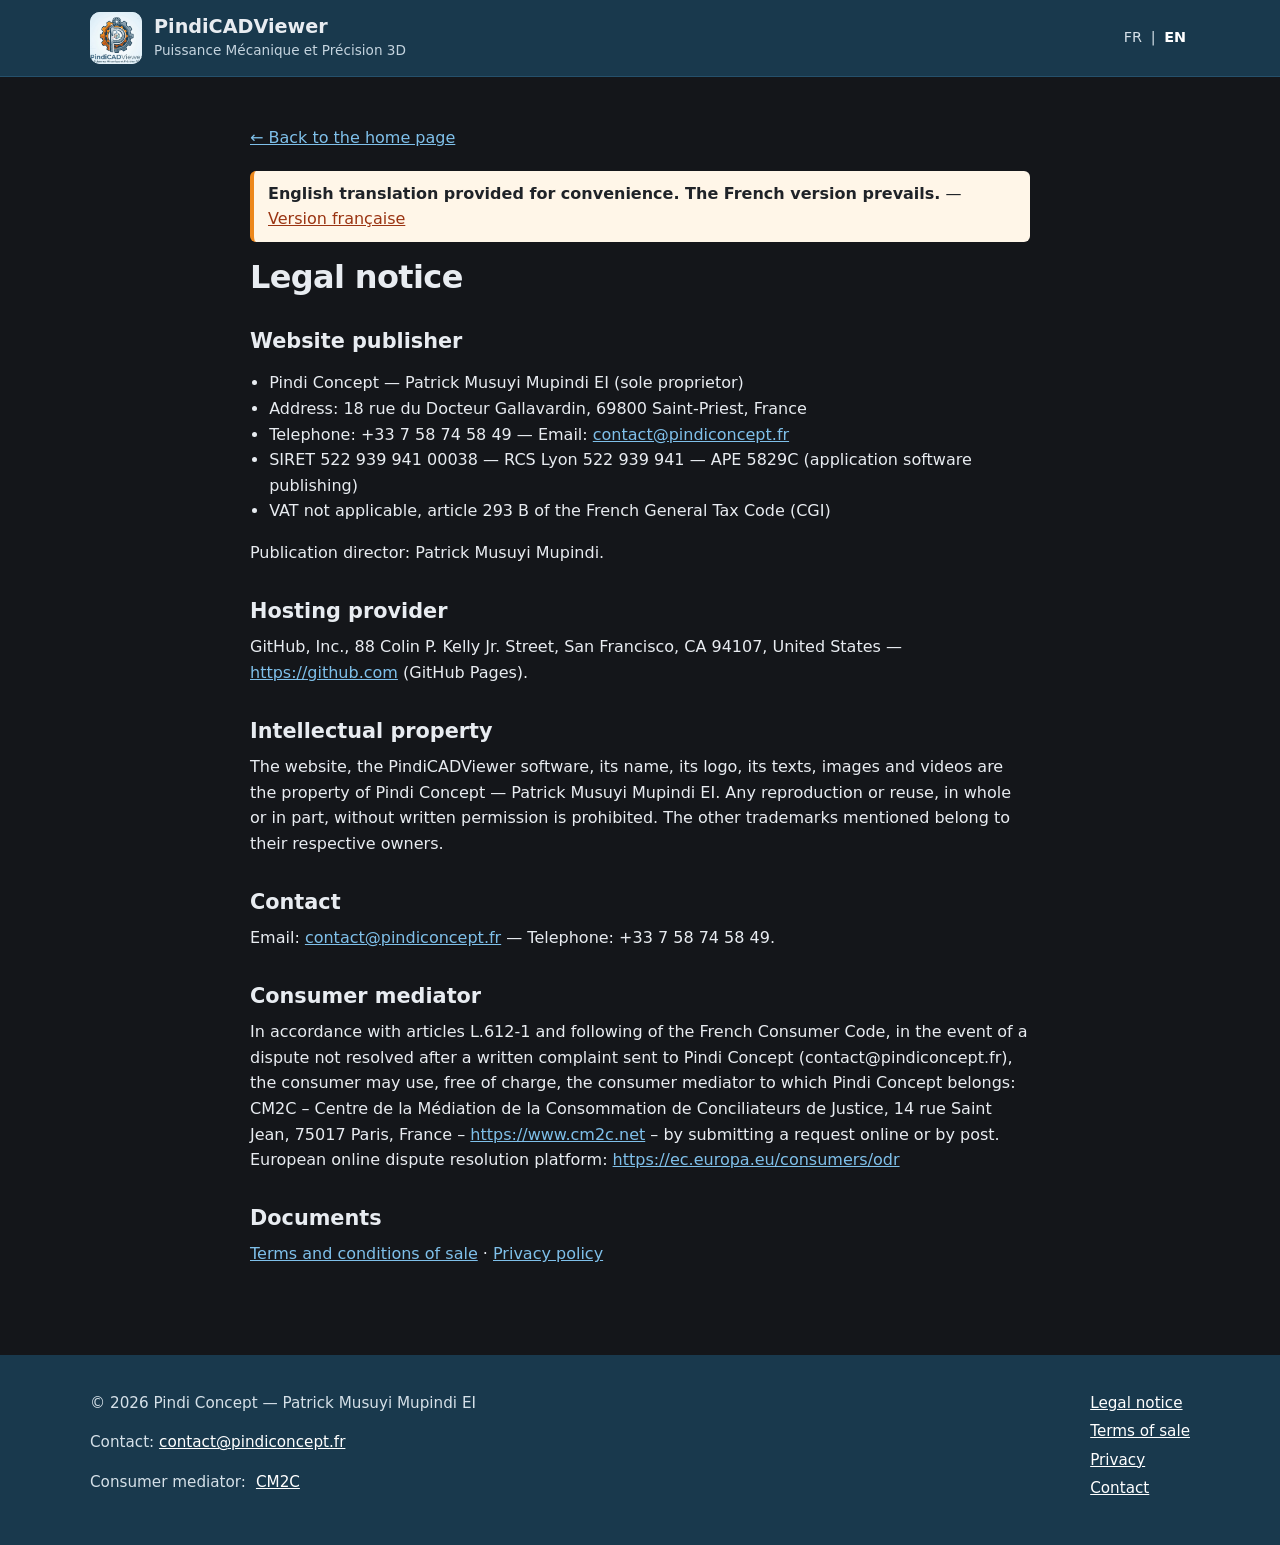
<file: en/legal-notice.html>
<!doctype html>
<html lang="en">
<head>
  <meta charset="utf-8">
  <meta name="viewport" content="width=device-width, initial-scale=1">
  <title>Legal notice — PindiCADViewer</title>
  <meta name="theme-color" content="#19394D">
  <link rel="icon" type="image/svg+xml" href="../assets/favicon.svg">
  <link rel="stylesheet" href="../style.css">
  <link rel="alternate" hreflang="fr" href="../mentions-legales.html">
</head>
<body>
<header class="top">
  <div class="wrap">
    <a class="brand" href="./">
      <img src="../assets/logo.png" width="52" height="52" alt="PindiCADViewer logo">
      <div class="brandtxt"><strong>PindiCADViewer</strong><span class="slogan">Puissance Mécanique et Précision 3D</span></div>
    </a>
    <nav class="lang" aria-label="Language"><a href="../mentions-legales.html" hreflang="fr" lang="fr">FR</a> | <strong aria-current="page">EN</strong></nav>
  </div>
</header>
<main class="wrap doc">
  <a class="back" href="./">← Back to the home page</a>
  <p class="note-traduction"><strong>English translation provided for convenience. The French version prevails.</strong> — <a href="../mentions-legales.html" hreflang="fr" lang="fr">Version française</a></p>
  <h1>Legal notice</h1>

  <h2>Website publisher</h2>
  <ul>
    <li>Pindi Concept — Patrick Musuyi Mupindi EI (sole proprietor)</li>
    <li>Address: 18 rue du Docteur Gallavardin, 69800 Saint-Priest, France</li>
    <li>Telephone: +33 7 58 74 58 49 — Email: <a href="mailto:contact@pindiconcept.fr">contact@pindiconcept.fr</a></li>
    <li>SIRET 522 939 941 00038 — RCS Lyon 522 939 941 — APE 5829C (application software publishing)</li>
    <li>VAT not applicable, article 293 B of the French General Tax Code (CGI)</li>
  </ul>
  <p>Publication director: Patrick Musuyi Mupindi.</p>

  <h2>Hosting provider</h2>
  <p>GitHub, Inc., 88 Colin P. Kelly Jr. Street, San Francisco, CA 94107, United States — <a href="https://github.com" rel="noopener">https://github.com</a> (GitHub Pages).</p>

  <h2>Intellectual property</h2>
  <p>The website, the PindiCADViewer software, its name, its logo, its texts, images and videos are the property of Pindi Concept — Patrick Musuyi Mupindi EI. Any reproduction or reuse, in whole or in part, without written permission is prohibited. The other trademarks mentioned belong to their respective owners.</p>

  <h2>Contact</h2>
  <p>Email: <a href="mailto:contact@pindiconcept.fr">contact@pindiconcept.fr</a> — Telephone: +33 7 58 74 58 49.</p>

  <h2>Consumer mediator</h2>
  <p>In accordance with articles L.612-1 and following of the French Consumer Code, in the event of a dispute not resolved after a written complaint sent to Pindi Concept (contact@pindiconcept.fr), the consumer may use, free of charge, the consumer mediator to which Pindi Concept belongs: CM2C – Centre de la Médiation de la Consommation de Conciliateurs de Justice, 14 rue Saint Jean, 75017 Paris, France – <a href="https://www.cm2c.net" rel="noopener">https://www.cm2c.net</a> – by submitting a request online or by post. European online dispute resolution platform: <a href="https://ec.europa.eu/consumers/odr" rel="noopener">https://ec.europa.eu/consumers/odr</a></p>

  <h2>Documents</h2>
  <p><a href="terms.html">Terms and conditions of sale</a> · <a href="privacy.html">Privacy policy</a></p>
</main>
<footer>
  <div class="wrap">
    <div>
      <p>© 2026 Pindi Concept — Patrick Musuyi Mupindi EI</p>
      <p>Contact: <a href="mailto:contact@pindiconcept.fr">contact@pindiconcept.fr</a></p>
      <p class="mediateur">Consumer mediator: <a href="https://www.cm2c.net" rel="noopener">CM2C</a></p>
    </div>
    <ul>
      <li><a href="legal-notice.html">Legal notice</a></li>
      <li><a href="terms.html">Terms of sale</a></li>
      <li><a href="privacy.html">Privacy</a></li>
      <li><a href="mailto:contact@pindiconcept.fr">Contact</a></li>
    </ul>
  </div>
</footer>
</body>
</html>
</file>
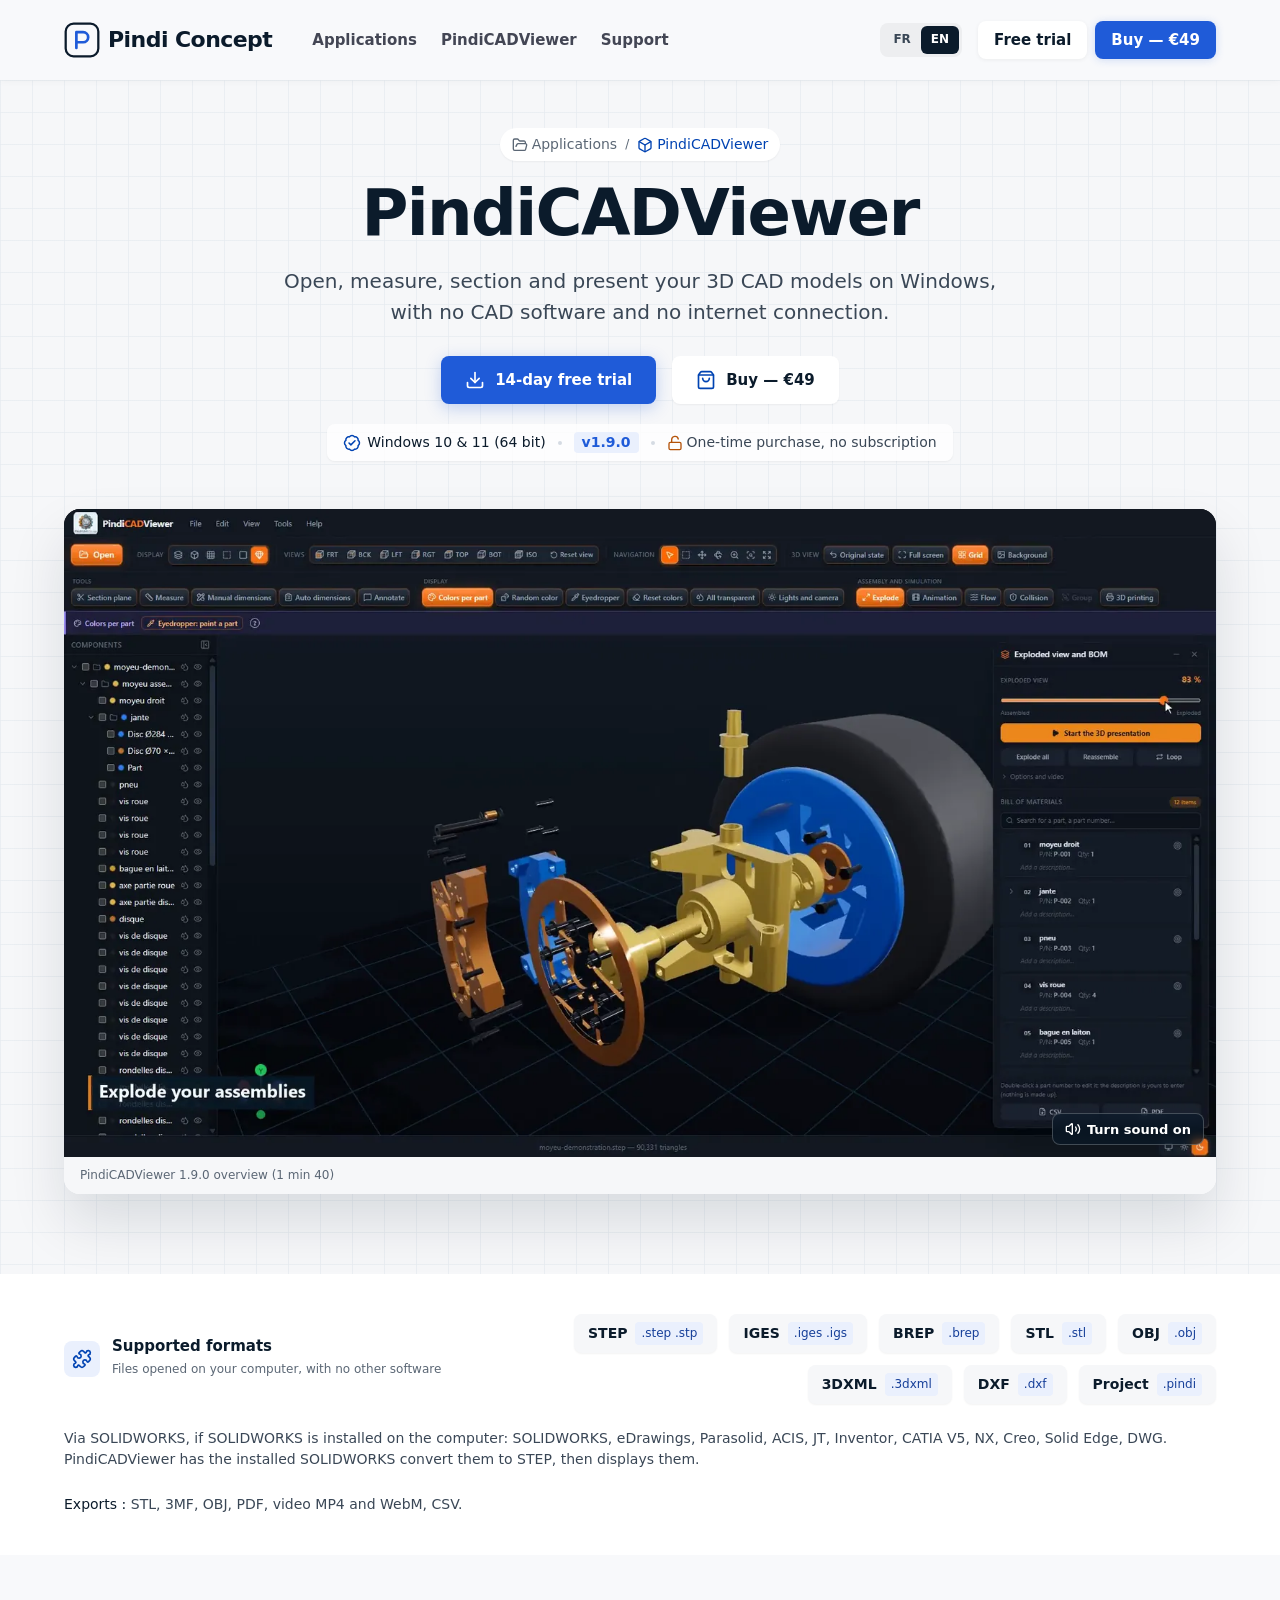
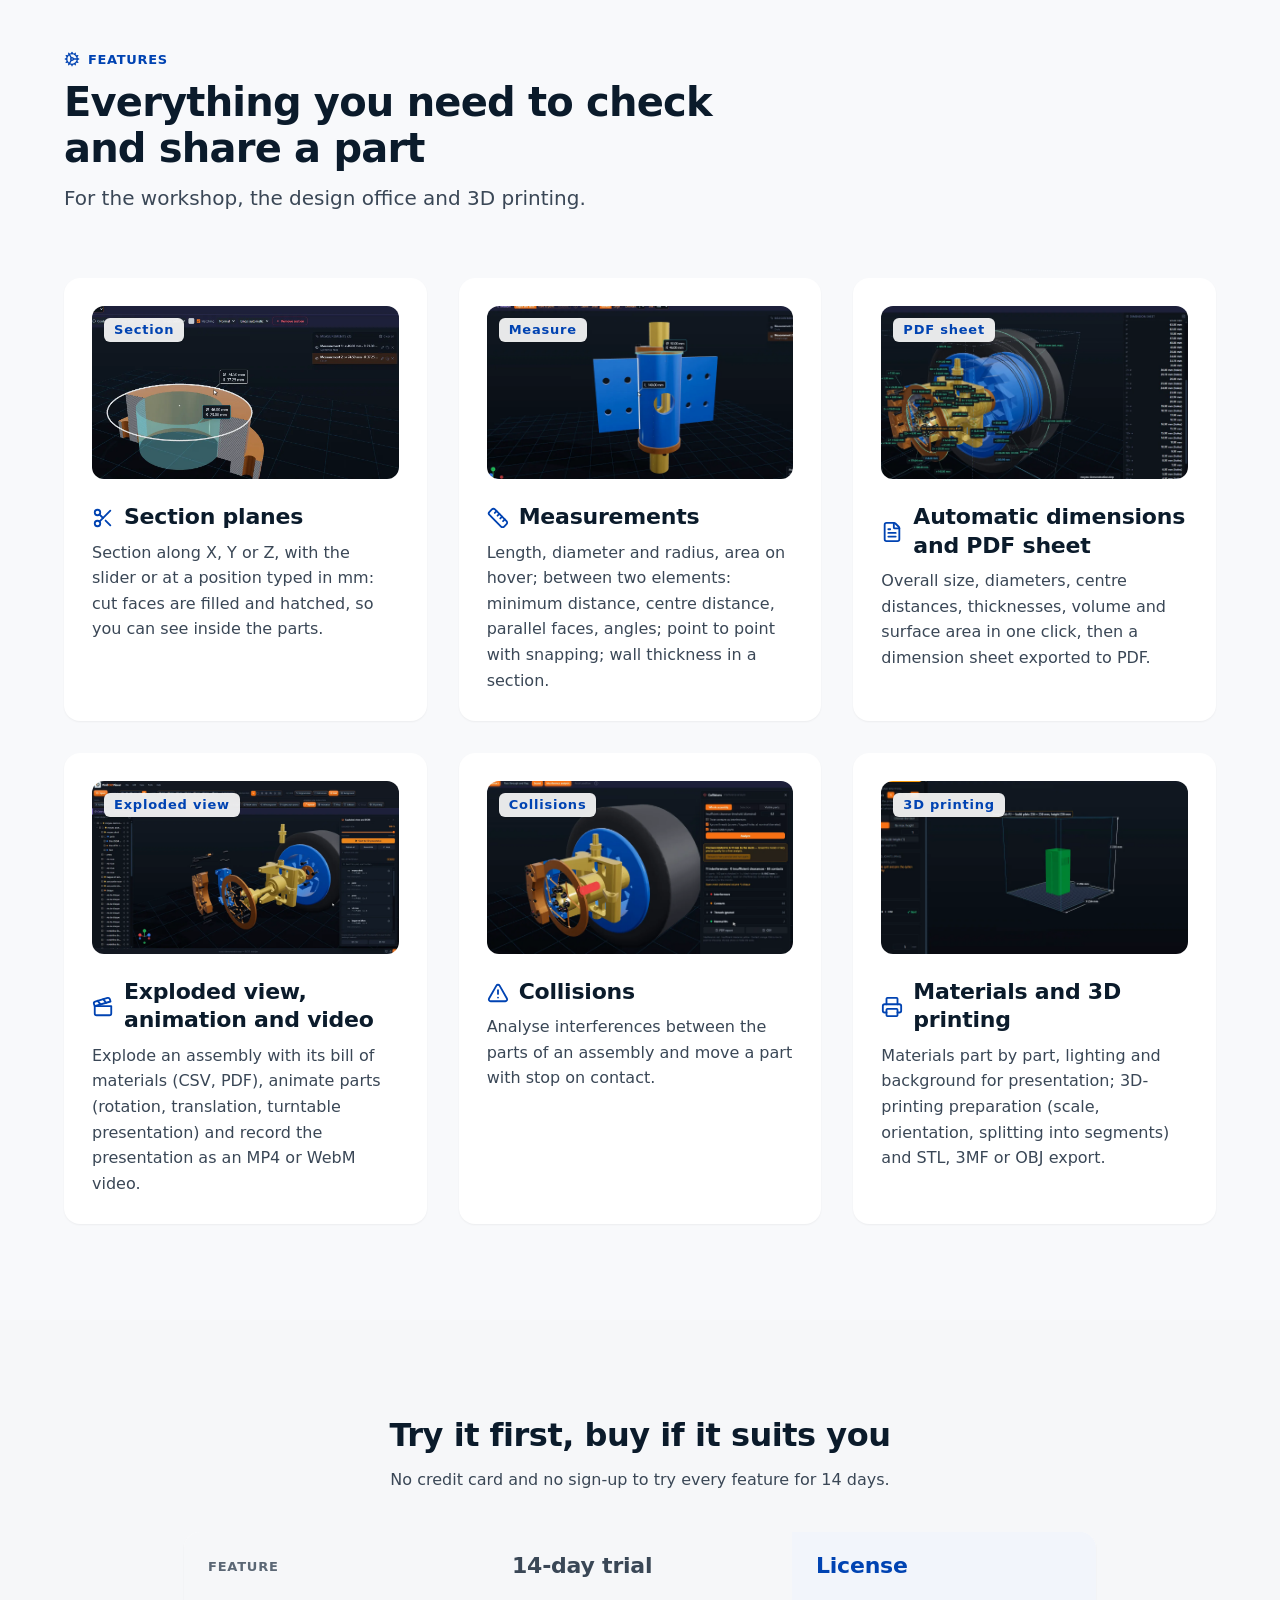
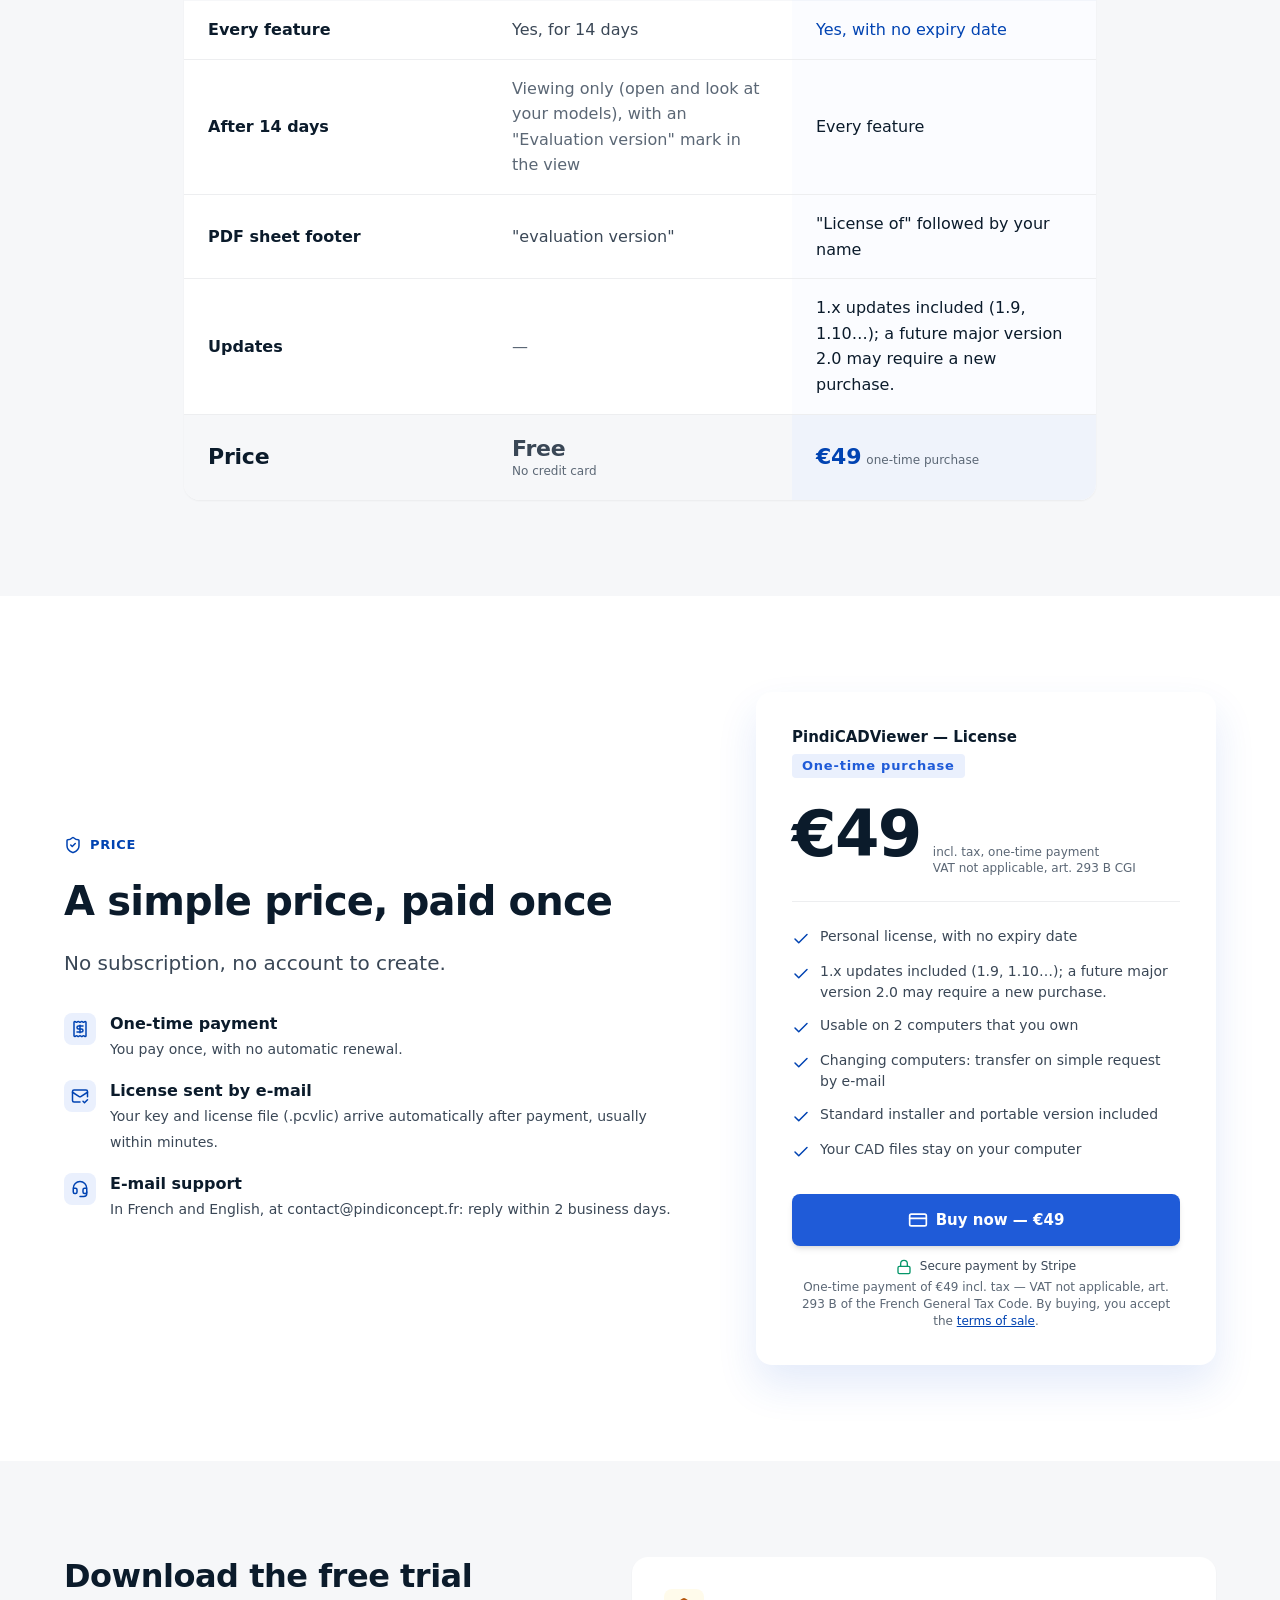
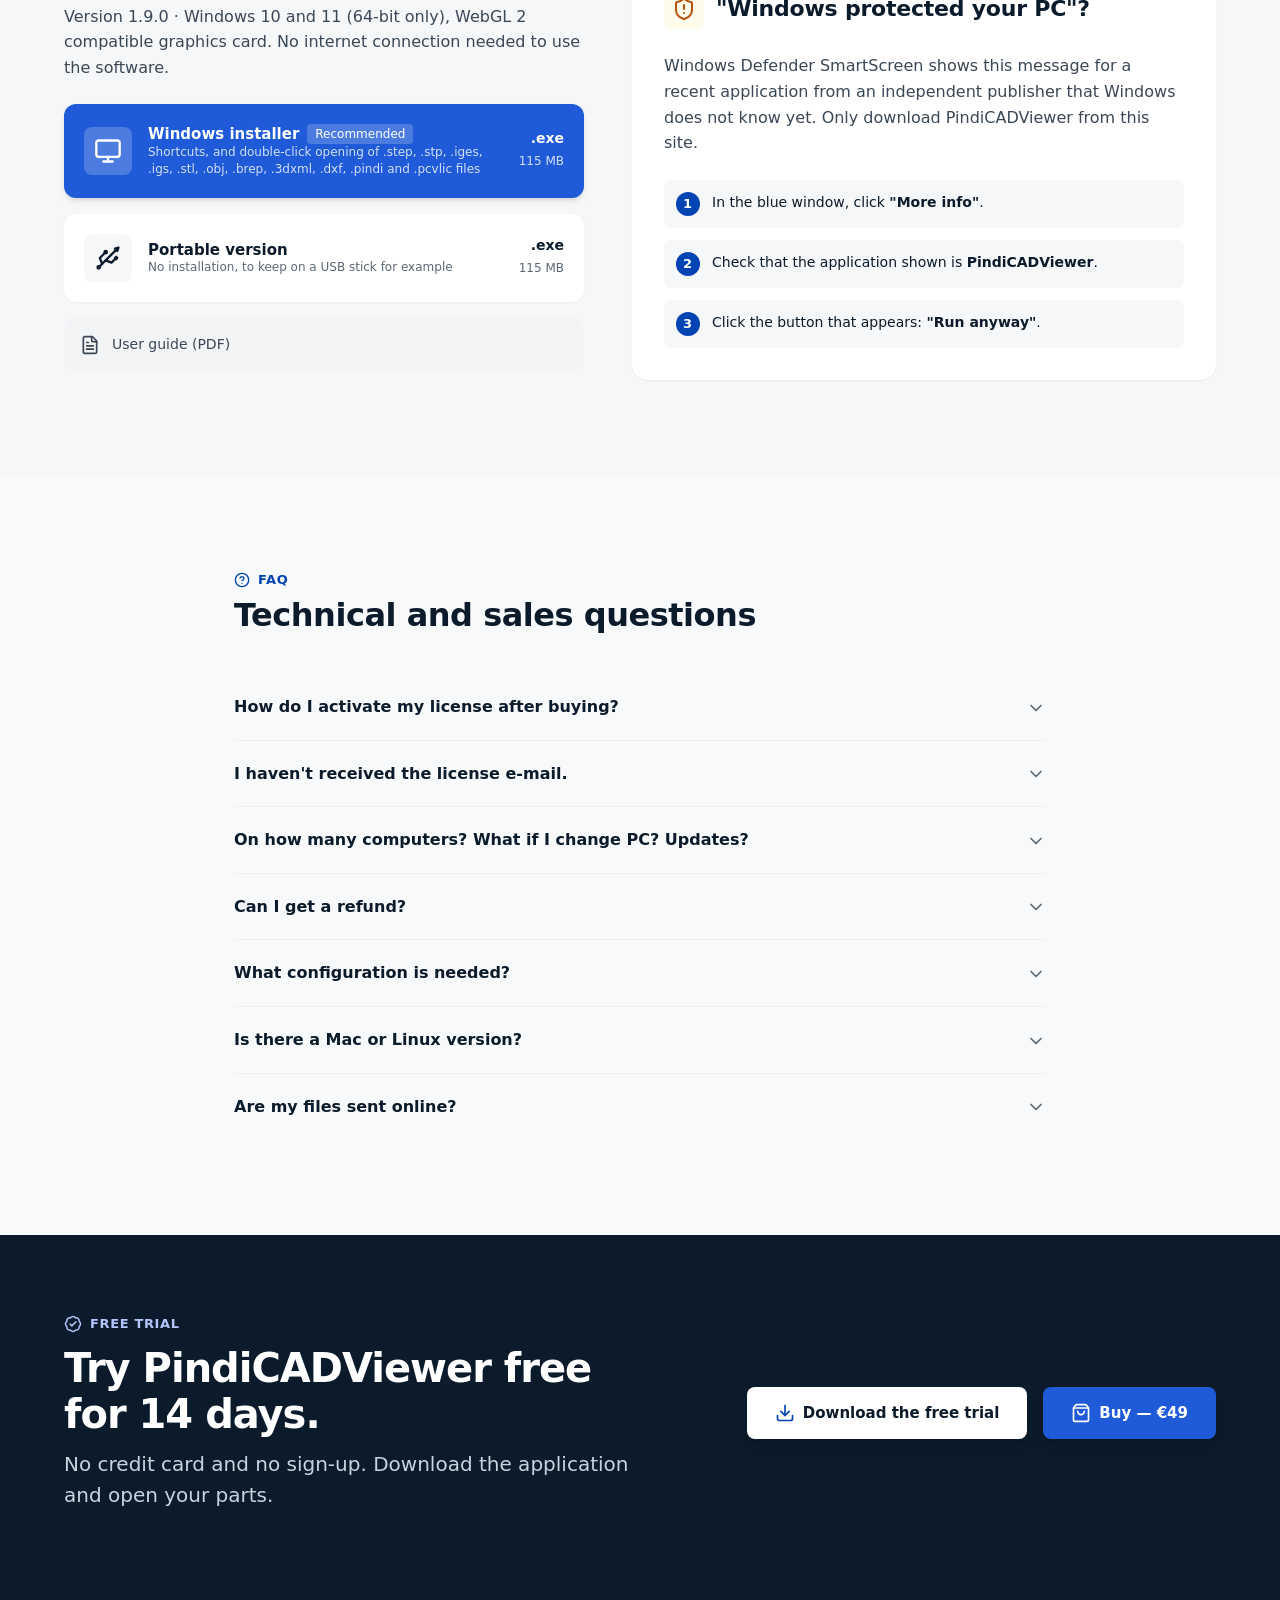
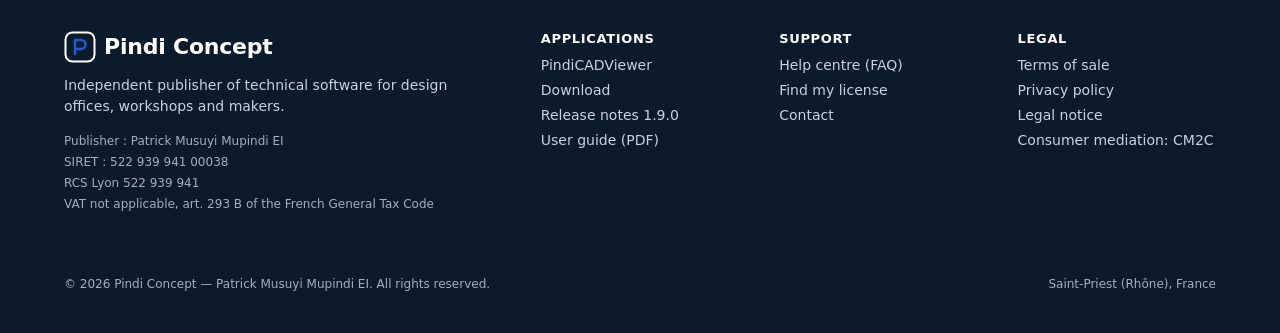
<file: en/pindicadviewer.html>
<!DOCTYPE html>
<html lang="en">
<head>
<meta charset="utf-8"/>
<meta name="viewport" content="width=device-width, initial-scale=1"/>
<title>PindiCADViewer — 3D CAD viewer for Windows | Pindi Concept</title>
<meta name="description" content="PindiCADViewer 1.9.0: open STEP, IGES, BREP, STL, OBJ, 3DXML and DXF, measure, section, explode and present your assemblies. 14-day free trial, one-time purchase of €49."/>
<link rel="icon" type="image/svg+xml" href="../assets/favicon-pindiconcept.svg"/>
<link rel="alternate" hreflang="fr" href="https://www.pindiconcept.fr/pindicadviewer.html"/>
<link rel="alternate" hreflang="en" href="https://www.pindiconcept.fr/en/pindicadviewer.html"/>
<link rel="stylesheet" href="../assets/pindiconcept.css"/>
</head>
<body class="bg-surface font-body-default text-body-default text-on-surface">
<svg width="0" height="0" style="position:absolute" aria-hidden="true">
  <symbol id="i-arrow-right" viewBox="0 0 24 24"><path d="M5 12h14"/><path d="m12 5 7 7-7 7"/></symbol>
  <symbol id="i-badge-check" viewBox="0 0 24 24"><path d="M3.85 8.62a4 4 0 0 1 4.78-4.77 4 4 0 0 1 6.74 0 4 4 0 0 1 4.78 4.78 4 4 0 0 1 0 6.74 4 4 0 0 1-4.77 4.78 4 4 0 0 1-6.75 0 4 4 0 0 1-4.78-4.77 4 4 0 0 1 0-6.76Z"/><path d="m16 9-5.5 5.5L8 12"/></symbol>
  <symbol id="i-box" viewBox="0 0 24 24"><path d="M21 8a2 2 0 0 0-1-1.73l-7-4a2 2 0 0 0-2 0l-7 4A2 2 0 0 0 3 8v8a2 2 0 0 0 1 1.73l7 4a2 2 0 0 0 2 0l7-4A2 2 0 0 0 21 16Z"/><path d="m3.3 7 8.7 5 8.7-5"/><path d="M12 22V12"/></symbol>
  <symbol id="i-check" viewBox="0 0 24 24"><path d="M20 6 9 17l-5-5"/></symbol>
  <symbol id="i-chevron-down" viewBox="0 0 24 24"><path d="m6 9 6 6 6-6"/></symbol>
  <symbol id="i-circle-help" viewBox="0 0 24 24"><circle cx="12" cy="12" r="10"/><path d="M9.09 9a3 3 0 0 1 5.83 1c0 2-3 3-3 3"/><path d="M12 17h.01"/></symbol>
  <symbol id="i-clapperboard" viewBox="0 0 24 24"><path d="m12.296 3.464 3.02 3.956"/><path d="M20.2 6 3 11l-.9-2.4c-.3-1.1.3-2.2 1.3-2.5l13.5-4c1.1-.3 2.2.3 2.5 1.3z"/><path d="M3 11h18v8a2 2 0 0 1-2 2H5a2 2 0 0 1-2-2z"/><path d="m6.18 5.276 3.1 3.899"/></symbol>
  <symbol id="i-cog" viewBox="0 0 24 24"><path d="M11 10.27 7 3.34"/><path d="m11 13.73-4 6.93"/><path d="M12 22v-2"/><path d="M12 2v2"/><path d="M14 12h8"/><path d="m17 20.66-1-1.73"/><path d="m17 3.34-1 1.73"/><path d="M2 12h2"/><path d="m20.66 17-1.73-1"/><path d="m20.66 7-1.73 1"/><path d="m3.34 17 1.73-1"/><path d="m3.34 7 1.73 1"/><circle cx="12" cy="12" r="2"/><circle cx="12" cy="12" r="8"/></symbol>
  <symbol id="i-credit-card" viewBox="0 0 24 24"><rect width="20" height="14" x="2" y="5" rx="2"/><line x1="2" x2="22" y1="10" y2="10"/></symbol>
  <symbol id="i-download" viewBox="0 0 24 24"><path d="M12 15V3"/><path d="M21 15v4a2 2 0 0 1-2 2H5a2 2 0 0 1-2-2v-4"/><path d="m7 10 5 5 5-5"/></symbol>
  <symbol id="i-file-text" viewBox="0 0 24 24"><path d="M6 22a2 2 0 0 1-2-2V4a2 2 0 0 1 2-2h8a2.4 2.4 0 0 1 1.704.706l3.588 3.588A2.4 2.4 0 0 1 20 8v12a2 2 0 0 1-2 2z"/><path d="M14 2v5a1 1 0 0 0 1 1h5"/><path d="M10 9H8"/><path d="M16 13H8"/><path d="M16 17H8"/></symbol>
  <symbol id="i-folder-open" viewBox="0 0 24 24"><path d="m6 14 1.5-2.9A2 2 0 0 1 9.24 10H20a2 2 0 0 1 1.94 2.5l-1.54 6a2 2 0 0 1-1.95 1.5H4a2 2 0 0 1-2-2V5a2 2 0 0 1 2-2h3.9a2 2 0 0 1 1.69.9l.81 1.2a2 2 0 0 0 1.67.9H18a2 2 0 0 1 2 2v2"/></symbol>
  <symbol id="i-headset" viewBox="0 0 24 24"><path d="M3 11h3a2 2 0 0 1 2 2v3a2 2 0 0 1-2 2H5a2 2 0 0 1-2-2v-5Zm0 0a9 9 0 1 1 18 0m0 0v5a2 2 0 0 1-2 2h-1a2 2 0 0 1-2-2v-3a2 2 0 0 1 2-2h3Z"/><path d="M21 16v2a4 4 0 0 1-4 4h-5"/></symbol>
  <symbol id="i-life-buoy" viewBox="0 0 24 24"><circle cx="12" cy="12" r="10"/><path d="m4.93 4.93 4.24 4.24"/><path d="m14.83 9.17 4.24-4.24"/><path d="m14.83 14.83 4.24 4.24"/><path d="m9.17 14.83-4.24 4.24"/><circle cx="12" cy="12" r="4"/></symbol>
  <symbol id="i-lock" viewBox="0 0 24 24"><rect width="18" height="11" x="3" y="11" rx="2" ry="2"/><path d="M7 11V7a5 5 0 0 1 10 0v4"/></symbol>
  <symbol id="i-lock-open" viewBox="0 0 24 24"><rect width="18" height="11" x="3" y="11" rx="2" ry="2"/><path d="M7 11V7a5 5 0 0 1 9.9-1"/></symbol>
  <symbol id="i-mail" viewBox="0 0 24 24"><path d="m22 7-8.991 5.727a2 2 0 0 1-2.009 0L2 7"/><rect x="2" y="4" width="20" height="16" rx="2"/></symbol>
  <symbol id="i-mail-check" viewBox="0 0 24 24"><path d="M22 13V6a2 2 0 0 0-2-2H4a2 2 0 0 0-2 2v12c0 1.1.9 2 2 2h8"/><path d="m22 7-8.97 5.7a1.94 1.94 0 0 1-2.06 0L2 7"/><path d="m16 19 2 2 4-4"/></symbol>
  <symbol id="i-monitor" viewBox="0 0 24 24"><rect width="20" height="14" x="2" y="3" rx="2"/><line x1="8" x2="16" y1="21" y2="21"/><line x1="12" x2="12" y1="17" y2="21"/></symbol>
  <symbol id="i-printer" viewBox="0 0 24 24"><path d="M6 18H4a2 2 0 0 1-2-2v-5a2 2 0 0 1 2-2h16a2 2 0 0 1 2 2v5a2 2 0 0 1-2 2h-2"/><path d="M6 9V3a1 1 0 0 1 1-1h10a1 1 0 0 1 1 1v6"/><rect x="6" y="14" width="12" height="8" rx="1"/></symbol>
  <symbol id="i-puzzle" viewBox="0 0 24 24"><path d="M15.39 4.39a1 1 0 0 0 1.68-.474 2.5 2.5 0 1 1 3.014 3.015 1 1 0 0 0-.474 1.68l1.683 1.682a2.414 2.414 0 0 1 0 3.414L19.61 15.39a1 1 0 0 1-1.68-.474 2.5 2.5 0 1 0-3.014 3.015 1 1 0 0 1 .474 1.68l-1.683 1.682a2.414 2.414 0 0 1-3.414 0L8.61 19.61a1 1 0 0 0-1.68.474 2.5 2.5 0 1 1-3.014-3.015 1 1 0 0 0 .474-1.68l-1.683-1.682a2.414 2.414 0 0 1 0-3.414L4.39 8.61a1 1 0 0 1 1.68.474 2.5 2.5 0 1 0 3.014-3.015 1 1 0 0 1-.474-1.68l1.683-1.682a2.414 2.414 0 0 1 3.414 0z"/></symbol>
  <symbol id="i-receipt" viewBox="0 0 24 24"><path d="M12 17V7"/><path d="M16 8h-6a2 2 0 0 0 0 4h4a2 2 0 0 1 0 4H8"/><path d="M4 3a1 1 0 0 1 1-1 1.3 1.3 0 0 1 .7.2l.933.6a1.3 1.3 0 0 0 1.4 0l.934-.6a1.3 1.3 0 0 1 1.4 0l.933.6a1.3 1.3 0 0 0 1.4 0l.933-.6a1.3 1.3 0 0 1 1.4 0l.934.6a1.3 1.3 0 0 0 1.4 0l.933-.6A1.3 1.3 0 0 1 19 2a1 1 0 0 1 1 1v18a1 1 0 0 1-1 1 1.3 1.3 0 0 1-.7-.2l-.933-.6a1.3 1.3 0 0 0-1.4 0l-.934.6a1.3 1.3 0 0 1-1.4 0l-.933-.6a1.3 1.3 0 0 0-1.4 0l-.933.6a1.3 1.3 0 0 1-1.4 0l-.934-.6a1.3 1.3 0 0 0-1.4 0l-.933.6a1.3 1.3 0 0 1-.7.2 1 1 0 0 1-1-1z"/></symbol>
  <symbol id="i-ruler" viewBox="0 0 24 24"><path d="M21.3 15.3a2.4 2.4 0 0 1 0 3.4l-2.6 2.6a2.4 2.4 0 0 1-3.4 0L2.7 8.7a2.41 2.41 0 0 1 0-3.4l2.6-2.6a2.41 2.41 0 0 1 3.4 0Z"/><path d="m14.5 12.5 2-2"/><path d="m11.5 9.5 2-2"/><path d="m8.5 6.5 2-2"/><path d="m17.5 15.5 2-2"/></symbol>
  <symbol id="i-scissors" viewBox="0 0 24 24"><circle cx="6" cy="6" r="3"/><path d="M8.12 8.12 12 12"/><path d="M20 4 8.12 15.88"/><circle cx="6" cy="18" r="3"/><path d="M14.8 14.8 20 20"/></symbol>
  <symbol id="i-shield-alert" viewBox="0 0 24 24"><path d="M20 13c0 5-3.5 7.5-7.66 8.95a1 1 0 0 1-.67-.01C7.5 20.5 4 18 4 13V6a1 1 0 0 1 1-1c2 0 4.5-1.2 6.24-2.72a1.17 1.17 0 0 1 1.52 0C14.51 3.81 17 5 19 5a1 1 0 0 1 1 1z"/><path d="M12 8v4"/><path d="M12 16h.01"/></symbol>
  <symbol id="i-shield-check" viewBox="0 0 24 24"><path d="M20 13c0 5-3.5 7.5-7.66 8.95a1 1 0 0 1-.67-.01C7.5 20.5 4 18 4 13V6a1 1 0 0 1 1-1c2 0 4.5-1.2 6.24-2.72a1.17 1.17 0 0 1 1.52 0C14.51 3.81 17 5 19 5a1 1 0 0 1 1 1z"/><path d="m9 12 2 2 4-4"/></symbol>
  <symbol id="i-shopping-bag" viewBox="0 0 24 24"><path d="M16 10a4 4 0 0 1-8 0"/><path d="M3.103 6.034h17.794"/><path d="M3.4 5.467a2 2 0 0 0-.4 1.2V20a2 2 0 0 0 2 2h14a2 2 0 0 0 2-2V6.667a2 2 0 0 0-.4-1.2l-2-2.667A2 2 0 0 0 17 2H7a2 2 0 0 0-1.6.8z"/></symbol>
  <symbol id="i-timer" viewBox="0 0 24 24"><line x1="10" x2="14" y1="2" y2="2"/><line x1="12" x2="15" y1="14" y2="11"/><circle cx="12" cy="14" r="8"/></symbol>
  <symbol id="i-triangle-alert" viewBox="0 0 24 24"><path d="m21.73 18-8-14a2 2 0 0 0-3.48 0l-8 14A2 2 0 0 0 4 21h16a2 2 0 0 0 1.73-3"/><path d="M12 9v4"/><path d="M12 17h.01"/></symbol>
  <symbol id="i-usb" viewBox="0 0 24 24"><circle cx="10" cy="7" r="1"/><circle cx="4" cy="20" r="1"/><path d="M4.7 19.3 19 5"/><path d="m21 3-3 1 2 2Z"/><path d="M9.26 7.68 5 12l2 5"/><path d="m10 14 5 2 3.5-3.5"/><path d="m18 12 1-1 1 1-1 1Z"/></symbol>
  <symbol id="i-volume-2" viewBox="0 0 24 24"><path d="M11 4.702a.705.705 0 0 0-1.203-.498L6.413 7.587A1.4 1.4 0 0 1 5.416 8H3a1 1 0 0 0-1 1v6a1 1 0 0 0 1 1h2.416a1.4 1.4 0 0 1 .997.413l3.383 3.384A.705.705 0 0 0 11 19.298z"/><path d="M16 9a5 5 0 0 1 0 6"/><path d="M19.364 18.364a9 9 0 0 0 0-12.728"/></symbol>
  <symbol id="i-zap" viewBox="0 0 24 24"><path d="M15.914 4a1.5 1.5 0 00-2.474-1.561l-9 9A1.5 1.5 0 005.5 14h4.002a.5.5 0 01.471.666L8.086 20a1.5 1.5 0 002.475 1.56l9-9A1.5 1.5 0 0018.5 10h-3.997a.5.5 0 01-.472-.667z"/></symbol>
</svg>
<header class="fixed top-0 w-full z-50 bg-surface/90 backdrop-blur-xl shadow-[0_1px_8px_rgba(0,0,0,0.04)]">
<div class="h-20 max-w-[1200px] mx-auto px-gutter flex items-center justify-between gap-space-md">
<div class="flex items-center gap-space-lg">
<a class="flex items-center gap-space-sm text-text-primary" href="index.html" aria-label="Pindi Concept — home"><svg class="h-9 w-9" viewBox="0 0 32 32" fill="none" aria-hidden="true"><rect x="1.5" y="1.5" width="29" height="29" rx="7" stroke="currentColor" stroke-width="2"/><path d="M11 23V9h6a4.5 4.5 0 0 1 0 9h-6" stroke="#1F5BD8" stroke-width="2.4" stroke-linecap="round" stroke-linejoin="round"/></svg><span class="hdr-name font-headline-sm text-headline-sm tracking-tight text-text-primary font-bold">Pindi Concept</span></a>
<nav class="hidden md:flex items-center gap-space-lg ml-space-md" aria-label="Main navigation">
<a class="font-label-default text-label-default text-on-surface-variant hover:text-on-surface transition-colors" href="index.html#applications">Applications</a>
<a class="font-label-default text-label-default text-on-surface-variant hover:text-on-surface transition-colors" href="pindicadviewer.html">PindiCADViewer</a>
<a class="font-label-default text-label-default text-on-surface-variant hover:text-on-surface transition-colors" href="index.html#support">Support</a>
</nav>
</div>
<div class="flex items-center gap-space-md">
<div class="lang flex items-center bg-surface-container p-[3px] rounded-lg" role="group" aria-label="Language">
<a href="../pindicadviewer.html" hreflang="fr" lang="fr">FR</a>
<a href="#" hreflang="en" lang="en" aria-current="true">EN</a>
</div>
<div class="hidden lg:flex items-center gap-space-sm">
<a class="px-4 py-2.5 rounded-lg bg-surface-canvas text-text-primary font-label-default text-label-default hover:bg-surface-subtle transition-colors shadow-[0_1px_4px_rgba(0,0,0,0.06)]" href="pindicadviewer.html#download">Free trial</a>
<a class="px-4 py-2.5 rounded-lg bg-primary-container text-on-primary font-label-default text-label-default hover:bg-accent-hover transition-colors shadow-[0_1px_8px_rgba(31,91,216,0.2)]" href="pindicadviewer.html#price">Buy — €49</a>
</div>
</div>
</div>
</header>
<main class="w-full pt-20 bg-surface">
<section class="relative w-full bg-surface-subtle overflow-hidden" style="background-image: linear-gradient(to right, rgba(230, 234, 240, 0.7) 1px, transparent 1px), linear-gradient(to bottom, rgba(230, 234, 240, 0.7) 1px, transparent 1px); background-size: 32px 32px;">
<div class="relative z-10 max-w-[1200px] mx-auto px-gutter pt-12 pb-20 flex flex-col gap-12">
<div class="flex flex-col items-center text-center gap-5">
<nav aria-label="Breadcrumb" class="inline-flex items-center gap-2 px-3 py-1.5 rounded-full bg-surface-canvas shadow-sm">
<a class="font-body-sm text-body-sm text-text-muted hover:text-text-primary transition-colors flex items-center gap-1" href="index.html#applications"><svg class="ic ic-16" aria-hidden="true"><use href="#i-folder-open"/></svg> Applications</a>
<span class="font-caption text-caption text-text-muted">/</span>
<span class="font-body-sm text-body-sm text-primary font-body-strong flex items-center gap-1"><svg class="ic ic-16" aria-hidden="true"><use href="#i-box"/></svg> PindiCADViewer</span>
</nav>
<h1 class="font-display text-display tracking-tight text-text-primary max-w-4xl">PindiCADViewer</h1>
<p class="font-body-lead text-body-lead text-text-secondary max-w-[760px]">Open, measure, section and present your 3D CAD models on Windows, with no CAD software and no internet connection.</p>
<div class="flex flex-wrap items-center justify-center gap-4 pt-2">
<a class="inline-flex items-center gap-2.5 px-6 py-3.5 rounded-lg bg-primary-container text-on-primary font-label-default text-label-default hover:bg-accent-hover transition-all shadow-[0_4px_16px_rgba(31,91,216,0.25)]" href="#download"><svg class="ic ic-20" aria-hidden="true"><use href="#i-download"/></svg>14-day free trial</a>
<a class="inline-flex items-center gap-2.5 px-6 py-3.5 rounded-lg bg-surface-canvas text-text-primary font-label-default text-label-default hover:bg-surface transition-all shadow-sm" href="#price"><span class="text-primary"><svg class="ic ic-20" aria-hidden="true"><use href="#i-shopping-bag"/></svg></span>Buy — €49</a>
</div>
<div class="inline-flex items-center flex-wrap justify-center gap-3 px-4 py-2 rounded-lg bg-surface-canvas/80 shadow-sm text-text-muted font-body-sm text-body-sm">
<span class="inline-flex items-center gap-1.5 text-text-primary font-body-strong"><span class="text-primary"><svg class="ic ic-18" aria-hidden="true"><use href="#i-badge-check"/></svg></span>Windows 10 &amp; 11 (64 bit)</span>
<span class="w-1 h-1 rounded-full bg-border-card"></span>
<span class="font-label-code-badge text-label-code-badge text-primary-container bg-accent-tint px-2 py-0.5 rounded">v1.9.0</span>
<span class="w-1 h-1 rounded-full bg-border-card"></span>
<span class="flex items-center gap-1 text-text-secondary"><span class="text-status-warning"><svg class="ic ic-16" aria-hidden="true"><use href="#i-lock-open"/></svg></span>One-time purchase, no subscription</span>
</div>
</div>
<figure class="relative w-full bg-surface-canvas rounded-2xl shadow-[0_28px_56px_rgba(11,27,43,0.12)] overflow-hidden">
<div class="relative" data-video>
<video class="shot" muted loop playsinline preload="none" width="1920" height="1080" poster="../media/pindicadviewer-1.9.0-poster-en.webp" data-boucle="../media/pindicadviewer-1.9.0-boucle-en.mp4" data-complete="../media/pindicadviewer-1.9.0-en.mp4" aria-label="PindiCADViewer 1.9.0 presentation video"></video>
<button type="button" class="btn-son" data-son aria-label="Turn sound on" title="Turn sound on"><svg class="ic ic-16" aria-hidden="true"><use href="#i-volume-2"/></svg><span>Turn sound on</span></button>
</div>
<figcaption class="px-4 py-2.5 bg-surface-subtle font-caption text-caption text-text-muted">PindiCADViewer 1.9.0 overview (1 min 40)</figcaption>
</figure>
</div>
</section>
<section class="w-full bg-surface-canvas py-10 shadow-sm">
<div class="max-w-[1200px] mx-auto px-gutter flex flex-col gap-6">
<div class="flex flex-col md:flex-row md:items-center justify-between gap-6">
<div class="flex items-center gap-3 min-w-fit">
<div class="w-9 h-9 rounded-lg bg-accent-tint text-primary flex items-center justify-center"><svg class="ic ic-20" aria-hidden="true"><use href="#i-puzzle"/></svg></div>
<div><span class="font-label-default text-label-default text-text-primary block">Supported formats</span><span class="font-caption text-caption text-text-muted">Files opened on your computer, with no other software</span></div>
</div>
<div class="flex flex-wrap items-center md:justify-end gap-3">
<div class="flex items-center gap-2 px-3.5 py-2 rounded-lg bg-surface-subtle shadow-sm"><span class="font-label-code-badge text-label-code-badge text-text-primary">STEP</span><span class="chip-ext">.step .stp</span></div><div class="flex items-center gap-2 px-3.5 py-2 rounded-lg bg-surface-subtle shadow-sm"><span class="font-label-code-badge text-label-code-badge text-text-primary">IGES</span><span class="chip-ext">.iges .igs</span></div><div class="flex items-center gap-2 px-3.5 py-2 rounded-lg bg-surface-subtle shadow-sm"><span class="font-label-code-badge text-label-code-badge text-text-primary">BREP</span><span class="chip-ext">.brep</span></div><div class="flex items-center gap-2 px-3.5 py-2 rounded-lg bg-surface-subtle shadow-sm"><span class="font-label-code-badge text-label-code-badge text-text-primary">STL</span><span class="chip-ext">.stl</span></div><div class="flex items-center gap-2 px-3.5 py-2 rounded-lg bg-surface-subtle shadow-sm"><span class="font-label-code-badge text-label-code-badge text-text-primary">OBJ</span><span class="chip-ext">.obj</span></div><div class="flex items-center gap-2 px-3.5 py-2 rounded-lg bg-surface-subtle shadow-sm"><span class="font-label-code-badge text-label-code-badge text-text-primary">3DXML</span><span class="chip-ext">.3dxml</span></div><div class="flex items-center gap-2 px-3.5 py-2 rounded-lg bg-surface-subtle shadow-sm"><span class="font-label-code-badge text-label-code-badge text-text-primary">DXF</span><span class="chip-ext">.dxf</span></div><div class="flex items-center gap-2 px-3.5 py-2 rounded-lg bg-surface-subtle shadow-sm"><span class="font-label-code-badge text-label-code-badge text-text-primary">Project</span><span class="chip-ext">.pindi</span></div>
</div>
</div>
<p class="font-body-sm text-body-sm text-text-secondary">Via SOLIDWORKS, if SOLIDWORKS is installed on the computer: SOLIDWORKS, eDrawings, Parasolid, ACIS, JT, Inventor, CATIA V5, NX, Creo, Solid Edge, DWG. PindiCADViewer has the installed SOLIDWORKS convert them to STEP, then displays them.</p>
<p class="font-body-sm text-body-sm text-text-secondary"><span class="font-body-strong text-text-primary">Exports :</span> STL, 3MF, OBJ, PDF, video MP4 and WebM, CSV.</p>
</div>
</section>
<section class="w-full bg-surface py-24">
<div class="max-w-[1200px] mx-auto px-gutter flex flex-col gap-16">
<div class="flex flex-col gap-3 max-w-2xl">
<div class="flex items-center gap-2 text-primary font-label-caps text-label-caps uppercase tracking-wider"><svg class="ic ic-16" aria-hidden="true"><use href="#i-cog"/></svg> Features</div>
<h2 class="font-headline-lg text-headline-lg text-text-primary">Everything you need to check and share a part</h2>
<p class="font-body-lead text-body-lead text-text-secondary">For the workshop, the design office and 3D printing.</p>
</div>
<div class="grid grid-cols-1 md:grid-cols-2 lg:grid-cols-3 gap-8">
<div class="bg-surface-canvas rounded-2xl p-7 flex flex-col gap-6 shadow-sm hover:shadow-md transition-shadow">
<div class="rounded-xl bg-surface-subtle overflow-hidden relative"><img class="shot" src="../assets/pcv-coupe-en.webp" srcset="../assets/pcv-coupe-en-800.webp 800w, ../assets/pcv-coupe-en.webp 1600w" sizes="(max-width: 800px) 100vw, 1100px" alt="PindiCADViewer: flange in a section plane, hatched cut faces, 46 mm and 74.5 mm diameters measured" loading="lazy" decoding="async"/><div class="absolute top-3 left-3 bg-surface-canvas/90 backdrop-blur px-2.5 py-1 rounded-md text-primary font-label-caps text-label-caps shadow-sm">Section</div></div>
<div class="flex flex-col gap-2"><div class="flex items-center gap-2.5"><span class="text-primary"><svg class="ic ic-22" aria-hidden="true"><use href="#i-scissors"/></svg></span><h3 class="font-headline-sm text-headline-sm text-text-primary">Section planes</h3></div><p class="font-body-default text-body-default text-text-secondary">Section along X, Y or Z, with the slider or at a position typed in mm: cut faces are filled and hatched, so you can see inside the parts.</p></div>
</div>
<div class="bg-surface-canvas rounded-2xl p-7 flex flex-col gap-6 shadow-sm hover:shadow-md transition-shadow">
<div class="rounded-xl bg-surface-subtle overflow-hidden relative"><img class="shot" src="../assets/pcv-mesure-en.webp" srcset="../assets/pcv-mesure-en-800.webp 800w, ../assets/pcv-mesure-en.webp 1600w" sizes="(max-width: 800px) 100vw, 1100px" alt="PindiCADViewer: measurements pinned on the mould, 92 mm diameter and 140 mm length" loading="lazy" decoding="async"/><div class="absolute top-3 left-3 bg-surface-canvas/90 backdrop-blur px-2.5 py-1 rounded-md text-primary font-label-caps text-label-caps shadow-sm">Measure</div></div>
<div class="flex flex-col gap-2"><div class="flex items-center gap-2.5"><span class="text-primary"><svg class="ic ic-22" aria-hidden="true"><use href="#i-ruler"/></svg></span><h3 class="font-headline-sm text-headline-sm text-text-primary">Measurements</h3></div><p class="font-body-default text-body-default text-text-secondary">Length, diameter and radius, area on hover; between two elements: minimum distance, centre distance, parallel faces, angles; point to point with snapping; wall thickness in a section.</p></div>
</div>
<div class="bg-surface-canvas rounded-2xl p-7 flex flex-col gap-6 shadow-sm hover:shadow-md transition-shadow">
<div class="rounded-xl bg-surface-subtle overflow-hidden relative"><img class="shot" src="../assets/pcv-fiche-en.webp" srcset="../assets/pcv-fiche-en-800.webp 800w, ../assets/pcv-fiche-en.webp 1600w" sizes="(max-width: 800px) 100vw, 1100px" alt="PindiCADViewer: automatic dimensions on the hub and dimension sheet" loading="lazy" decoding="async"/><div class="absolute top-3 left-3 bg-surface-canvas/90 backdrop-blur px-2.5 py-1 rounded-md text-primary font-label-caps text-label-caps shadow-sm">PDF sheet</div></div>
<div class="flex flex-col gap-2"><div class="flex items-center gap-2.5"><span class="text-primary"><svg class="ic ic-22" aria-hidden="true"><use href="#i-file-text"/></svg></span><h3 class="font-headline-sm text-headline-sm text-text-primary">Automatic dimensions and PDF sheet</h3></div><p class="font-body-default text-body-default text-text-secondary">Overall size, diameters, centre distances, thicknesses, volume and surface area in one click, then a dimension sheet exported to PDF.</p></div>
</div>
<div class="bg-surface-canvas rounded-2xl p-7 flex flex-col gap-6 shadow-sm hover:shadow-md transition-shadow">
<div class="rounded-xl bg-surface-subtle overflow-hidden relative"><img class="shot" src="../assets/pcv-eclate-en.webp" srcset="../assets/pcv-eclate-en-800.webp 800w, ../assets/pcv-eclate-en.webp 1600w" sizes="(max-width: 800px) 100vw, 1100px" alt="PindiCADViewer: exploded view of a wheel hub (blue rim, copper disc, gold knuckle), with the bill of materials in the right-hand panel" loading="lazy" decoding="async"/><div class="absolute top-3 left-3 bg-surface-canvas/90 backdrop-blur px-2.5 py-1 rounded-md text-primary font-label-caps text-label-caps shadow-sm">Exploded view</div></div>
<div class="flex flex-col gap-2"><div class="flex items-center gap-2.5"><span class="text-primary"><svg class="ic ic-22" aria-hidden="true"><use href="#i-clapperboard"/></svg></span><h3 class="font-headline-sm text-headline-sm text-text-primary">Exploded view, animation and video</h3></div><p class="font-body-default text-body-default text-text-secondary">Explode an assembly with its bill of materials (CSV, PDF), animate parts (rotation, translation, turntable presentation) and record the presentation as an MP4 or WebM video.</p></div>
</div>
<div class="bg-surface-canvas rounded-2xl p-7 flex flex-col gap-6 shadow-sm hover:shadow-md transition-shadow">
<div class="rounded-xl bg-surface-subtle overflow-hidden relative"><img class="shot" src="../assets/pcv-collision-en.webp" srcset="../assets/pcv-collision-en-800.webp 800w, ../assets/pcv-collision-en.webp 1600w" sizes="(max-width: 800px) 100vw, 1100px" alt="PindiCADViewer: interference analysis between parts, conflicting area highlighted in red" loading="lazy" decoding="async"/><div class="absolute top-3 left-3 bg-surface-canvas/90 backdrop-blur px-2.5 py-1 rounded-md text-primary font-label-caps text-label-caps shadow-sm">Collisions</div></div>
<div class="flex flex-col gap-2"><div class="flex items-center gap-2.5"><span class="text-primary"><svg class="ic ic-22" aria-hidden="true"><use href="#i-triangle-alert"/></svg></span><h3 class="font-headline-sm text-headline-sm text-text-primary">Collisions</h3></div><p class="font-body-default text-body-default text-text-secondary">Analyse interferences between the parts of an assembly and move a part with stop on contact.</p></div>
</div>
<div class="bg-surface-canvas rounded-2xl p-7 flex flex-col gap-6 shadow-sm hover:shadow-md transition-shadow">
<div class="rounded-xl bg-surface-subtle overflow-hidden relative"><img class="shot" src="../assets/pcv-impression-en.webp" srcset="../assets/pcv-impression-en-800.webp 800w, ../assets/pcv-impression-en.webp 1600w" sizes="(max-width: 800px) 100vw, 1100px" alt="PindiCADViewer: 3D-printing preparation of a spillway part on a Bambu Lab A1 build plate (part shown in green: it fits on the plate)" loading="lazy" decoding="async"/><div class="absolute top-3 left-3 bg-surface-canvas/90 backdrop-blur px-2.5 py-1 rounded-md text-primary font-label-caps text-label-caps shadow-sm">3D printing</div></div>
<div class="flex flex-col gap-2"><div class="flex items-center gap-2.5"><span class="text-primary"><svg class="ic ic-22" aria-hidden="true"><use href="#i-printer"/></svg></span><h3 class="font-headline-sm text-headline-sm text-text-primary">Materials and 3D printing</h3></div><p class="font-body-default text-body-default text-text-secondary">Materials part by part, lighting and background for presentation; 3D-printing preparation (scale, orientation, splitting into segments) and STL, 3MF or OBJ export.</p></div>
</div>
</div>
</div>
</section>
<section class="w-full bg-surface-subtle py-24">
<div class="max-w-[960px] mx-auto px-gutter flex flex-col gap-10">
<div class="flex flex-col items-center text-center gap-3">
<h2 class="font-headline-md text-headline-md text-text-primary">Try it first, buy if it suits you</h2>
<p class="font-body-default text-body-default text-text-secondary max-w-lg">No credit card and no sign-up to try every feature for 14 days.</p>
</div>
<div class="bg-surface-canvas rounded-2xl shadow-sm overflow-hidden">
<div class="overflow-x-auto">
<table class="w-full text-left font-body-default text-body-default">
<thead><tr class="bg-surface-subtle text-text-primary">
<th class="py-5 px-6 font-label-caps text-label-caps text-text-muted uppercase w-1/3" scope="col">Feature</th>
<th class="py-5 px-6 font-headline-sm text-headline-sm text-text-secondary w-1/3" scope="col">14-day trial</th>
<th class="py-5 px-6 font-headline-sm text-headline-sm text-primary w-1/3 bg-accent-tint/40" scope="col">License</th>
</tr></thead>
<tbody class="divide-y divide-surface-container">
<tr><th class="py-4 px-6 font-body-strong text-text-primary" scope="row">Every feature</th><td class="py-4 px-6 text-text-secondary">Yes, for 14 days</td><td class="py-4 px-6 font-body-strong text-primary bg-accent-tint/20">Yes, with no expiry date</td></tr>
<tr><th class="py-4 px-6 font-body-strong text-text-primary" scope="row">After 14 days</th><td class="py-4 px-6 text-text-muted">Viewing only (open and look at your models), with an "Evaluation version" mark in the view</td><td class="py-4 px-6 text-text-primary bg-accent-tint/20 font-body-strong">Every feature</td></tr>
<tr><th class="py-4 px-6 font-body-strong text-text-primary" scope="row">PDF sheet footer</th><td class="py-4 px-6 text-text-secondary">"evaluation version"</td><td class="py-4 px-6 text-text-primary bg-accent-tint/20">"License of" followed by your name</td></tr>
<tr><th class="py-4 px-6 font-body-strong text-text-primary" scope="row">Updates</th><td class="py-4 px-6 text-text-muted">—</td><td class="py-4 px-6 text-text-primary bg-accent-tint/20">1.x updates included (1.9, 1.10…); a future major version 2.0 may require a new purchase.</td></tr>
<tr class="bg-surface-subtle"><th class="py-5 px-6 font-headline-sm text-headline-sm text-text-primary" scope="row">Price</th><td class="py-5 px-6"><span class="font-headline-sm text-headline-sm text-text-secondary">Free</span><span class="block font-caption text-caption text-text-muted">No credit card</span></td><td class="py-5 px-6 bg-accent-tint/50"><span class="font-headline-sm text-headline-sm text-primary">€49</span> <span class="font-caption text-caption text-text-muted">one-time purchase</span></td></tr>
</tbody>
</table>
</div>
</div>
</div>
</section>
<section class="w-full bg-surface-canvas py-24" id="price">
<div class="max-w-[1200px] mx-auto px-gutter flex flex-col lg:flex-row items-center justify-between gap-16">
<div class="flex-1 flex flex-col gap-6">
<div class="inline-flex items-center gap-2 text-primary font-label-caps text-label-caps uppercase tracking-wider"><svg class="ic ic-18" aria-hidden="true"><use href="#i-shield-check"/></svg> Price</div>
<h2 class="font-headline-lg text-headline-lg text-text-primary">A simple price, paid once</h2>
<p class="font-body-lead text-body-lead text-text-secondary">No subscription, no account to create.</p>
<div class="flex flex-col gap-4 pt-2">
<div class="flex items-start gap-3.5"><div class="w-8 h-8 rounded-lg bg-accent-tint text-primary flex items-center justify-center shrink-0 mt-0.5"><svg class="ic ic-18" aria-hidden="true"><use href="#i-receipt"/></svg></div><div><span class="font-body-strong text-body-strong text-text-primary block">One-time payment</span><span class="font-body-sm text-body-sm text-text-secondary">You pay once, with no automatic renewal.</span></div></div>
<div class="flex items-start gap-3.5"><div class="w-8 h-8 rounded-lg bg-accent-tint text-primary flex items-center justify-center shrink-0 mt-0.5"><svg class="ic ic-18" aria-hidden="true"><use href="#i-mail-check"/></svg></div><div><span class="font-body-strong text-body-strong text-text-primary block">License sent by e-mail</span><span class="font-body-sm text-body-sm text-text-secondary">Your key and license file (.pcvlic) arrive automatically after payment, usually within minutes.</span></div></div>
<div class="flex items-start gap-3.5"><div class="w-8 h-8 rounded-lg bg-accent-tint text-primary flex items-center justify-center shrink-0 mt-0.5"><svg class="ic ic-18" aria-hidden="true"><use href="#i-headset"/></svg></div><div><span class="font-body-strong text-body-strong text-text-primary block">E-mail support</span><span class="font-body-sm text-body-sm text-text-secondary">In French and English, at contact@pindiconcept.fr: reply within 2 business days.</span></div></div>
</div>
</div>
<div class="w-full lg:w-[460px] bg-surface-canvas rounded-2xl p-9 flex flex-col gap-6 shadow-[0_20px_40px_rgba(31,91,216,0.12)] relative">
<div class="flex flex-wrap items-center justify-between gap-2"><span class="font-label-default text-label-default text-text-primary">PindiCADViewer — License</span><span class="px-2.5 py-1 rounded bg-accent-tint text-primary-container font-label-caps text-label-caps">One-time purchase</span></div>
<div class="flex items-baseline gap-3"><span class="prix-grand font-display text-display text-text-primary tracking-tight">€49</span><div class="flex flex-col"><span class="font-caption text-caption text-text-muted">incl. tax, one-time payment</span><span class="font-caption text-caption text-text-muted">VAT not applicable, art. 293 B CGI</span></div></div>
<div class="w-full h-[1px] bg-surface-container"></div>
<ul class="flex flex-col gap-3 font-body-sm text-body-sm text-text-secondary">
<li class="flex items-start gap-2.5"><span class="text-primary mt-0.5"><svg class="ic ic-18" aria-hidden="true"><use href="#i-check"/></svg></span><span>Personal license, with no expiry date</span></li>
<li class="flex items-start gap-2.5"><span class="text-primary mt-0.5"><svg class="ic ic-18" aria-hidden="true"><use href="#i-check"/></svg></span><span>1.x updates included (1.9, 1.10…); a future major version 2.0 may require a new purchase.</span></li>
<li class="flex items-start gap-2.5"><span class="text-primary mt-0.5"><svg class="ic ic-18" aria-hidden="true"><use href="#i-check"/></svg></span><span>Usable on 2 computers that you own</span></li>
<li class="flex items-start gap-2.5"><span class="text-primary mt-0.5"><svg class="ic ic-18" aria-hidden="true"><use href="#i-check"/></svg></span><span>Changing computers: transfer on simple request by e-mail</span></li>
<li class="flex items-start gap-2.5"><span class="text-primary mt-0.5"><svg class="ic ic-18" aria-hidden="true"><use href="#i-check"/></svg></span><span>Standard installer and portable version included</span></li>
<li class="flex items-start gap-2.5"><span class="text-primary mt-0.5"><svg class="ic ic-18" aria-hidden="true"><use href="#i-check"/></svg></span><span>Your CAD files stay on your computer</span></li>
</ul>
<div class="flex flex-col gap-3 pt-2">
<a class="w-full py-4 px-6 rounded-lg bg-primary-container text-on-primary font-label-default text-label-default hover:bg-accent-hover transition-colors shadow-md text-center flex items-center justify-center gap-2" data-buy href="#price"><svg class="ic ic-20" aria-hidden="true"><use href="#i-credit-card"/></svg>Buy now — €49</a>
<div class="flex flex-col items-center text-center gap-1 text-text-muted font-caption text-caption">
<div class="flex items-center gap-2 text-text-secondary"><span class="text-emerald-600"><svg class="ic ic-16" aria-hidden="true"><use href="#i-lock"/></svg></span><span>Secure payment by Stripe</span></div>
<p>One-time payment of €49 incl. tax — VAT not applicable, art. 293 B of the French General Tax Code. By buying, you accept the <a class="text-primary underline" href="terms.html">terms of sale</a>.</p>
</div>
</div>
</div>
</div>
</section>
<section class="w-full bg-surface-subtle py-24" id="download">
<div class="max-w-[1200px] mx-auto px-gutter flex flex-col lg:flex-row gap-12">
<div class="flex-1 flex flex-col gap-6">
<div class="flex flex-col gap-2">
<h2 class="font-headline-md text-headline-md text-text-primary">Download the free trial</h2>
<p class="font-body-default text-body-default text-text-secondary">Version 1.9.0 · Windows 10 and 11 (64-bit only), WebGL 2 compatible graphics card. No internet connection needed to use the software.</p>
</div>
<div class="flex flex-col gap-4">
<a class="p-5 rounded-xl bg-primary-container text-on-primary flex items-center justify-between gap-4 hover:bg-accent-hover transition-colors shadow-md" data-essai-principal href="https://github.com/cosinusmerita-create/pindiconcept/releases/download/v1.9.0/PindiCADViewer-Setup-1.9.0.exe">
<div class="flex items-center gap-4"><div class="w-12 h-12 rounded-lg bg-surface-canvas/20 flex items-center justify-center shrink-0"><svg class="ic ic-28" aria-hidden="true"><use href="#i-monitor"/></svg></div>
<div class="flex flex-col"><div class="flex flex-wrap items-center gap-2"><span class="font-label-default text-label-default">Windows installer</span><span class="bg-surface-canvas/20 px-2 py-0.5 rounded text-xs font-label-caps">Recommended</span></div>
<span class="font-caption text-caption text-on-primary/80">Shortcuts, and double-click opening of .step, .stp, .iges, .igs, .stl, .obj, .brep, .3dxml, .dxf, .pindi and .pcvlic files</span></div></div>
<div class="text-right shrink-0"><span class="font-label-code-badge text-label-code-badge block">.exe</span><span class="font-caption text-caption text-on-primary/80">115 MB</span></div>
</a>
<a class="p-5 rounded-xl bg-surface-canvas text-text-primary flex items-center justify-between gap-4 hover:bg-surface transition-colors shadow-sm" href="https://github.com/cosinusmerita-create/pindiconcept/releases/download/v1.9.0/PindiCADViewer-Portable-1.9.0.exe">
<div class="flex items-center gap-4"><div class="w-12 h-12 rounded-lg bg-surface-subtle text-text-primary flex items-center justify-center shrink-0"><svg class="ic ic-28" aria-hidden="true"><use href="#i-usb"/></svg></div>
<div class="flex flex-col"><span class="font-label-default text-label-default">Portable version</span><span class="font-caption text-caption text-text-muted">No installation, to keep on a USB stick for example</span></div></div>
<div class="text-right shrink-0"><span class="font-label-code-badge text-label-code-badge block text-text-primary">.exe</span><span class="font-caption text-caption text-text-muted">115 MB</span></div>
</a>
<a class="p-4 rounded-xl bg-surface-container-low text-text-secondary flex items-center gap-3 font-body-sm text-body-sm hover:text-text-primary" href="../pindicadviewer-user-guide.pdf"><svg class="ic ic-20" aria-hidden="true"><use href="#i-file-text"/></svg><span>User guide (PDF)</span></a>
</div>
</div>
<div class="flex-1 bg-surface-canvas rounded-2xl p-8 flex flex-col gap-6 shadow-sm">
<div class="flex items-center gap-3 text-status-warning"><div class="w-10 h-10 rounded-lg bg-amber-50 flex items-center justify-center shrink-0"><svg class="ic ic-24" aria-hidden="true"><use href="#i-shield-alert"/></svg></div><h3 class="font-headline-sm text-headline-sm text-text-primary">"Windows protected your PC"?</h3></div>
<p class="font-body-default text-body-default text-text-secondary">Windows Defender SmartScreen shows this message for a recent application from an independent publisher that Windows does not know yet. Only download PindiCADViewer from this site.</p>
<div class="flex flex-col gap-3 font-body-sm text-body-sm">
<div class="flex items-start gap-3 p-3 rounded-lg bg-surface-subtle"><span class="w-6 h-6 rounded-full bg-primary text-on-primary font-label-caps text-label-caps flex items-center justify-center shrink-0">1</span><span class="text-text-primary">In the blue window, click <strong>"More info"</strong>.</span></div>
<div class="flex items-start gap-3 p-3 rounded-lg bg-surface-subtle"><span class="w-6 h-6 rounded-full bg-primary text-on-primary font-label-caps text-label-caps flex items-center justify-center shrink-0">2</span><span class="text-text-primary">Check that the application shown is <strong>PindiCADViewer</strong>.</span></div>
<div class="flex items-start gap-3 p-3 rounded-lg bg-surface-subtle"><span class="w-6 h-6 rounded-full bg-primary text-on-primary font-label-caps text-label-caps flex items-center justify-center shrink-0">3</span><span class="text-text-primary">Click the button that appears: <strong>"Run anyway"</strong>.</span></div>
</div>
</div>
</div>
</section>
<section class="w-full bg-surface py-24" id="faq">
<div class="max-w-[860px] mx-auto px-gutter flex flex-col gap-10">
<div class="flex flex-col gap-2">
<div class="flex items-center gap-2 text-primary font-label-caps text-label-caps uppercase tracking-wider"><svg class="ic ic-16" aria-hidden="true"><use href="#i-circle-help"/></svg> FAQ</div>
<h2 class="font-headline-md text-headline-md text-text-primary">Technical and sales questions</h2>
</div>
<div class="flex flex-col divide-y divide-surface-container">
<details class="group py-5">
<summary class="flex items-center justify-between gap-3 cursor-pointer list-none font-body-strong text-body-strong text-text-primary"><span>How do I activate my license after buying?</span><span class="text-text-muted transition-transform group-open:rotate-180"><svg class="ic ic-20" aria-hidden="true"><use href="#i-chevron-down"/></svg></span></summary>
<div class="font-body-default text-body-default text-text-secondary mt-3 pt-3">You receive your license key and the .pcvlic file by e-mail. On first launch, click "I have a license" (or, later, the <strong>Help › License…</strong> menu), then paste your key or choose the file with "Import a license file (.pcvlic)". With the installed version, double-clicking the .pcvlic file is enough. Activation works without internet.</div>
</details>
<details class="group py-5">
<summary class="flex items-center justify-between gap-3 cursor-pointer list-none font-body-strong text-body-strong text-text-primary"><span>I haven't received the license e-mail.</span><span class="text-text-muted transition-transform group-open:rotate-180"><svg class="ic ic-20" aria-hidden="true"><use href="#i-chevron-down"/></svg></span></summary>
<div class="font-body-default text-body-default text-text-secondary mt-3 pt-3">Check your spam folder. If nothing arrives within 24 hours, write to <a class="text-primary underline" href="mailto:contact@pindiconcept.fr">contact@pindiconcept.fr</a> giving the e-mail address used for the payment.</div>
</details>
<details class="group py-5">
<summary class="flex items-center justify-between gap-3 cursor-pointer list-none font-body-strong text-body-strong text-text-primary"><span>On how many computers? What if I change PC? Updates?</span><span class="text-text-muted transition-transform group-open:rotate-180"><svg class="ic ic-20" aria-hidden="true"><use href="#i-chevron-down"/></svg></span></summary>
<div class="font-body-default text-body-default text-text-secondary mt-3 pt-3">The license is personal: you can use it on 2 computers that you own. Changing computers: the license can be transferred on simple request to <a class="text-primary underline" href="mailto:contact@pindiconcept.fr">contact@pindiconcept.fr</a>. 1.x updates included (1.9, 1.10…); a future major version 2.0 may require a new purchase.</div>
</details>
<details class="group py-5">
<summary class="flex items-center justify-between gap-3 cursor-pointer list-none font-body-strong text-body-strong text-text-primary"><span>Can I get a refund?</span><span class="text-text-muted transition-transform group-open:rotate-180"><svg class="ic ic-20" aria-hidden="true"><use href="#i-chevron-down"/></svg></span></summary>
<div class="font-body-default text-body-default text-text-secondary mt-3 pt-3">As the software is delivered immediately by download, the statutory right of withdrawal does not apply when you have expressly requested immediate delivery and waived that right at payment (article L221-28, 13° of the French Consumer Code). As a goodwill gesture, we refund you on simple request within 14 days of purchase if a technical problem prevents the software from being used and we cannot solve it. Details: <a class="text-primary underline" href="terms.html">terms of sale</a>.</div>
</details>
<details class="group py-5">
<summary class="flex items-center justify-between gap-3 cursor-pointer list-none font-body-strong text-body-strong text-text-primary"><span>What configuration is needed?</span><span class="text-text-muted transition-transform group-open:rotate-180"><svg class="ic ic-20" aria-hidden="true"><use href="#i-chevron-down"/></svg></span></summary>
<div class="font-body-default text-body-default text-text-secondary mt-3 pt-3">Windows 10 or 11, 64-bit, with a WebGL 2 compatible graphics card. No internet connection is needed to use the software.</div>
</details>
<details class="group py-5">
<summary class="flex items-center justify-between gap-3 cursor-pointer list-none font-body-strong text-body-strong text-text-primary"><span>Is there a Mac or Linux version?</span><span class="text-text-muted transition-transform group-open:rotate-180"><svg class="ic ic-20" aria-hidden="true"><use href="#i-chevron-down"/></svg></span></summary>
<div class="font-body-default text-body-default text-text-secondary mt-3 pt-3">No: PindiCADViewer is available on Windows only.</div>
</details>
<details class="group py-5">
<summary class="flex items-center justify-between gap-3 cursor-pointer list-none font-body-strong text-body-strong text-text-primary"><span>Are my files sent online?</span><span class="text-text-muted transition-transform group-open:rotate-180"><svg class="ic ic-20" aria-hidden="true"><use href="#i-chevron-down"/></svg></span></summary>
<div class="font-body-default text-body-default text-text-secondary mt-3 pt-3">No. Your CAD files are opened and processed only on your computer. The software contains no telemetry and does not check for updates automatically. The AI assistant also runs on your PC, with no connection, and the license is checked offline, with no hardware ID. The only exception: once the license is activated, the software checks at most once a day that it has not been deactivated (after a refund or a payment dispute), sending only the license number and the version; without a connection, it works normally.</div>
</details>
</div>
</div>
</section>
<section class="w-full bg-text-primary text-text-inverse py-20 relative overflow-hidden">
<div class="relative z-10 max-w-[1200px] mx-auto px-gutter flex flex-col md:flex-row items-center justify-between gap-10">
<div class="flex flex-col gap-3 max-w-xl">
<div class="flex items-center gap-2 text-primary-fixed-dim font-label-caps text-label-caps uppercase tracking-wider"><svg class="ic ic-18" aria-hidden="true"><use href="#i-badge-check"/></svg> Free trial</div>
<h2 class="font-headline-lg text-headline-lg text-text-inverse tracking-tight">Try PindiCADViewer free for 14 days.</h2>
<p class="font-body-lead text-body-lead text-text-inverse-body">No credit card and no sign-up. Download the application and open your parts.</p>
</div>
<div class="flex flex-wrap items-center gap-4 shrink-0">
<a class="px-7 py-4 rounded-lg bg-surface-canvas text-text-primary font-label-default text-label-default hover:bg-surface-subtle transition-all shadow-lg flex items-center gap-2" href="#download"><span class="text-primary"><svg class="ic ic-20" aria-hidden="true"><use href="#i-download"/></svg></span>Download the free trial</a>
<a class="px-7 py-4 rounded-lg bg-primary-container text-on-primary font-label-default text-label-default hover:bg-accent-hover transition-all shadow-lg flex items-center gap-2" href="#price"><svg class="ic ic-20" aria-hidden="true"><use href="#i-shopping-bag"/></svg>Buy — €49</a>
</div>
</div>
</section>
</main>
<footer class="w-full bg-text-primary text-text-inverse py-space-xl">
<div class="max-w-[1200px] mx-auto px-gutter">
<div class="grid grid-cols-1 md:grid-cols-2 lg:grid-cols-5 gap-space-xl pb-space-xl">
<div class="lg:col-span-2 flex flex-col gap-space-sm">
<div class="flex items-center gap-space-sm text-text-inverse"><svg class="h-8 w-8" viewBox="0 0 32 32" fill="none" aria-hidden="true"><rect x="1.5" y="1.5" width="29" height="29" rx="7" stroke="currentColor" stroke-width="2"/><path d="M11 23V9h6a4.5 4.5 0 0 1 0 9h-6" stroke="#1F5BD8" stroke-width="2.4" stroke-linecap="round" stroke-linejoin="round"/></svg><span class="font-headline-sm text-headline-sm text-text-inverse font-bold">Pindi Concept</span></div>
<p class="font-body-sm text-body-sm text-text-inverse-body mt-space-xs max-w-sm">Independent publisher of technical software for design offices, workshops and makers.</p>
<div class="flex flex-col gap-1 mt-space-sm font-caption text-caption text-text-inverse-muted">
<span>Publisher : Patrick Musuyi Mupindi EI</span>
<span>SIRET : 522 939 941 00038</span>
<span>RCS Lyon 522 939 941</span>
<span>VAT not applicable, art. 293 B of the French General Tax Code</span>
</div>
</div>
<div class="flex flex-col gap-space-sm">
<h3 class="font-label-caps text-label-caps text-text-inverse uppercase tracking-wider">Applications</h3>
<ul class="flex flex-col gap-space-xs font-body-sm text-body-sm text-text-inverse-body">
<li><a class="hover:text-text-inverse" href="pindicadviewer.html">PindiCADViewer</a></li>
<li><a class="hover:text-text-inverse" href="pindicadviewer.html#download">Download</a></li>
<li><a class="hover:text-text-inverse" data-download href="pindicadviewer.html#download">Release notes 1.9.0</a></li>
<li><a class="hover:text-text-inverse" href="../pindicadviewer-user-guide.pdf">User guide (PDF)</a></li>
</ul>
</div>
<div class="flex flex-col gap-space-sm">
<h3 class="font-label-caps text-label-caps text-text-inverse uppercase tracking-wider">Support</h3>
<ul class="flex flex-col gap-space-xs font-body-sm text-body-sm text-text-inverse-body">
<li><a class="hover:text-text-inverse" href="pindicadviewer.html#faq">Help centre (FAQ)</a></li>
<li><a class="hover:text-text-inverse" href="mailto:contact@pindiconcept.fr?subject=Find%20my%20license">Find my license</a></li>
<li><a class="hover:text-text-inverse" href="mailto:contact@pindiconcept.fr">Contact</a></li>
</ul>
</div>
<div class="flex flex-col gap-space-sm">
<h3 class="font-label-caps text-label-caps text-text-inverse uppercase tracking-wider">Legal</h3>
<ul class="flex flex-col gap-space-xs font-body-sm text-body-sm text-text-inverse-body">
<li><a class="hover:text-text-inverse" href="terms.html">Terms of sale</a></li>
<li><a class="hover:text-text-inverse" href="privacy.html">Privacy policy</a></li>
<li><a class="hover:text-text-inverse" href="legal-notice.html">Legal notice</a></li>
<li><a class="hover:text-text-inverse" href="https://www.cm2c.net" rel="noopener">Consumer mediation: CM2C</a></li>
</ul>
</div>
</div>
<div class="pt-space-lg flex flex-col sm:flex-row items-center justify-between gap-space-md font-caption text-caption text-text-inverse-muted">
<p>© 2026 Pindi Concept — Patrick Musuyi Mupindi EI. All rights reserved.</p>
<p>Saint-Priest (Rhône), France</p>
</div>
</div>
</footer>
<script src="../config.js"></script>
<script src="../assets/video.js" defer></script>
</body>
</html>
</file>
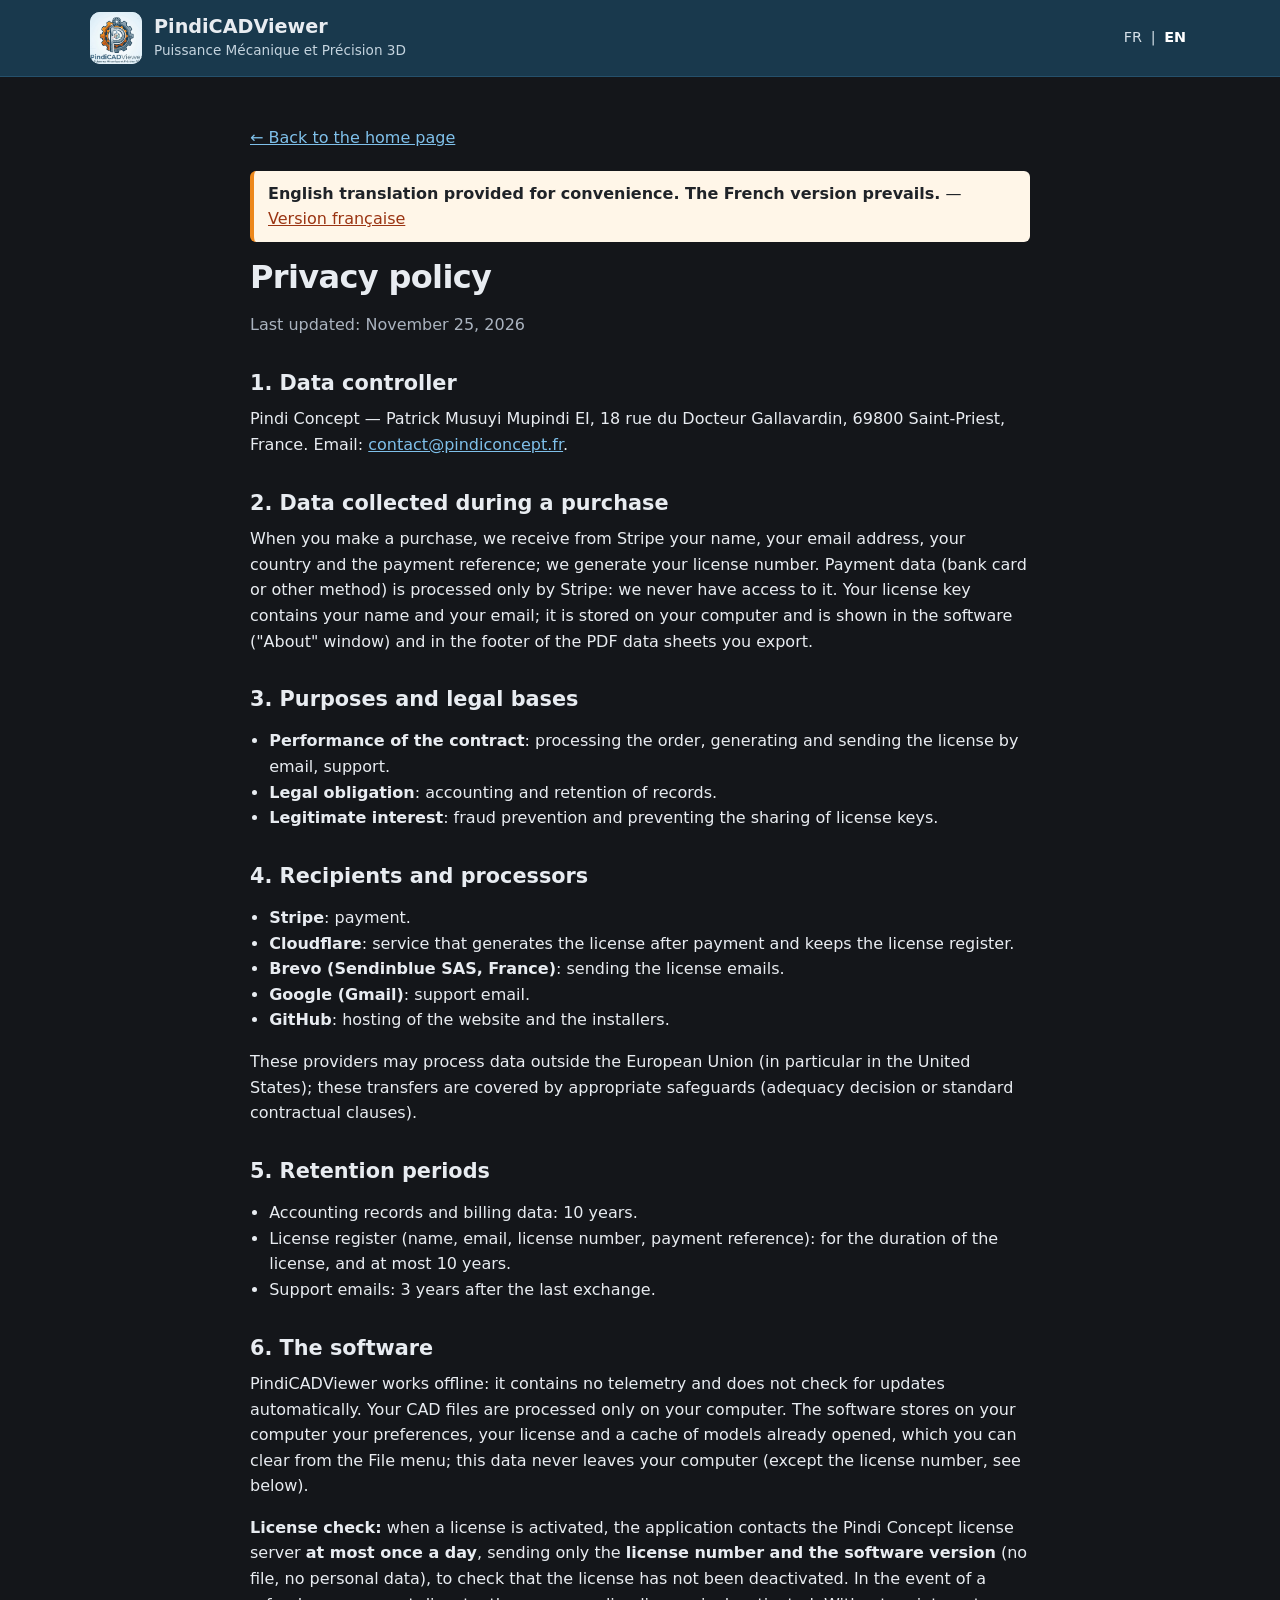
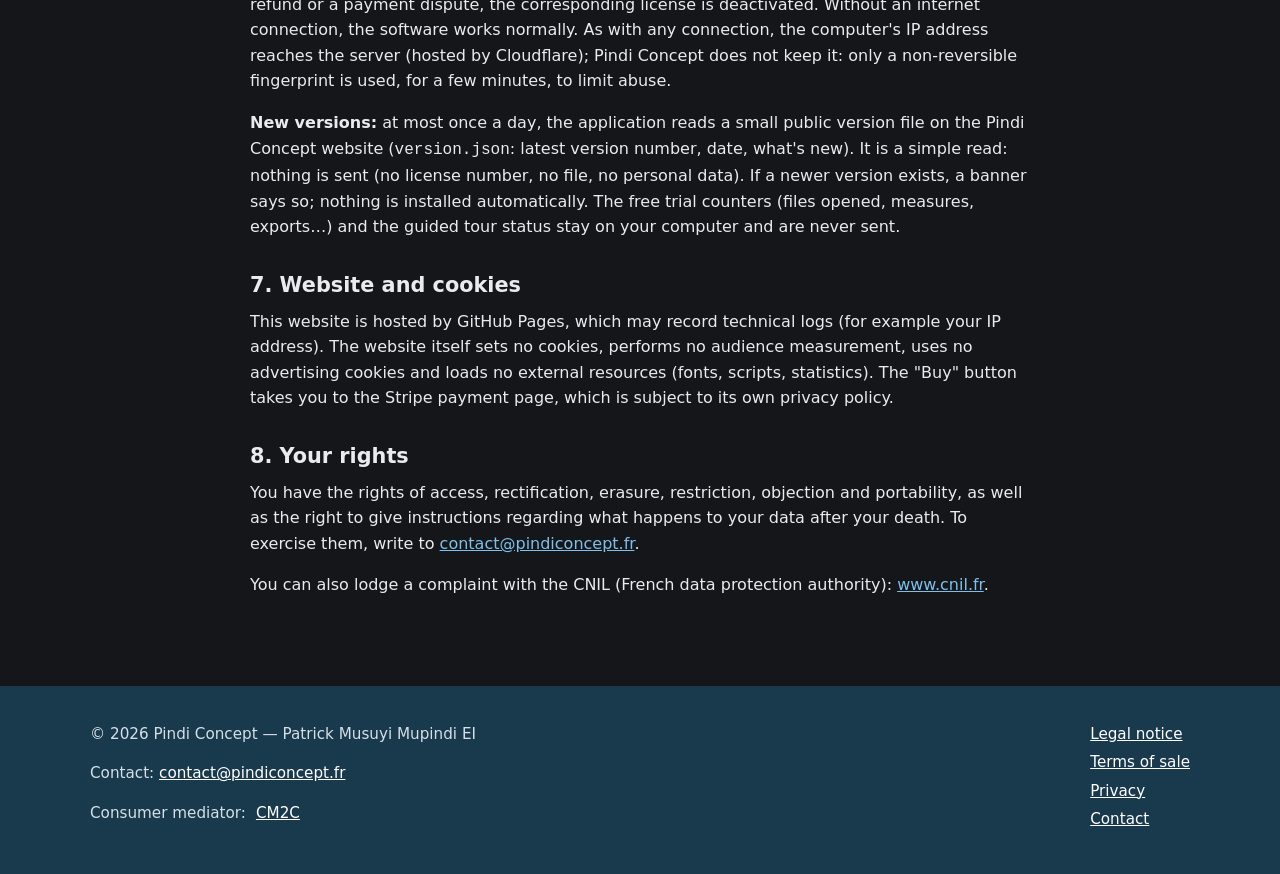
<file: en/privacy.html>
<!doctype html>
<html lang="en">
<head>
  <meta charset="utf-8">
  <meta name="viewport" content="width=device-width, initial-scale=1">
  <title>Privacy policy — PindiCADViewer</title>
  <meta name="theme-color" content="#19394D">
  <link rel="icon" type="image/svg+xml" href="../assets/favicon.svg">
  <link rel="stylesheet" href="../style.css">
  <link rel="alternate" hreflang="fr" href="../confidentialite.html">
</head>
<body>
<header class="top">
  <div class="wrap">
    <a class="brand" href="./">
      <img src="../assets/logo.png" width="52" height="52" alt="PindiCADViewer logo">
      <div class="brandtxt"><strong>PindiCADViewer</strong><span class="slogan">Puissance Mécanique et Précision 3D</span></div>
    </a>
    <nav class="lang" aria-label="Language"><a href="../confidentialite.html" hreflang="fr" lang="fr">FR</a> | <strong aria-current="page">EN</strong></nav>
  </div>
</header>
<main class="wrap doc">
  <a class="back" href="./">← Back to the home page</a>
  <p class="note-traduction"><strong>English translation provided for convenience. The French version prevails.</strong> — <a href="../confidentialite.html" hreflang="fr" lang="fr">Version française</a></p>
  <h1>Privacy policy</h1>
  <p class="muted">Last updated: November 25, 2026</p>

  <h2 id="controller">1. Data controller</h2>
  <p>Pindi Concept — Patrick Musuyi Mupindi EI, 18 rue du Docteur Gallavardin, 69800 Saint-Priest, France. Email: <a href="mailto:contact@pindiconcept.fr">contact@pindiconcept.fr</a>.</p>

  <h2 id="purchase">2. Data collected during a purchase</h2>
  <p>When you make a purchase, we receive from Stripe your name, your email address, your country and the payment reference; we generate your license number. Payment data (bank card or other method) is processed only by Stripe: we never have access to it. Your license key contains your name and your email; it is stored on your computer and is shown in the software ("About" window) and in the footer of the PDF data sheets you export.</p>

  <h2 id="purposes">3. Purposes and legal bases</h2>
  <ul>
    <li><strong>Performance of the contract</strong>: processing the order, generating and sending the license by email, support.</li>
    <li><strong>Legal obligation</strong>: accounting and retention of records.</li>
    <li><strong>Legitimate interest</strong>: fraud prevention and preventing the sharing of license keys.</li>
  </ul>

  <h2 id="recipients">4. Recipients and processors</h2>
  <ul>
    <li><strong>Stripe</strong>: payment.</li>
    <li><strong>Cloudflare</strong>: service that generates the license after payment and keeps the license register.</li>
    <li><strong>Brevo (Sendinblue SAS, France)</strong>: sending the license emails.</li>
    <li><strong>Google (Gmail)</strong>: support email.</li>
    <li><strong>GitHub</strong>: hosting of the website and the installers.</li>
  </ul>
  <p>These providers may process data outside the European Union (in particular in the United States); these transfers are covered by appropriate safeguards (adequacy decision or standard contractual clauses).</p>

  <h2 id="retention">5. Retention periods</h2>
  <ul>
    <li>Accounting records and billing data: 10 years.</li>
    <li>License register (name, email, license number, payment reference): for the duration of the license, and at most 10 years.</li>
    <li>Support emails: 3 years after the last exchange.</li>
  </ul>

  <h2 id="software">6. The software</h2>
  <p>PindiCADViewer works offline: it contains no telemetry and does not check for updates automatically. Your CAD files are processed only on your computer. The software stores on your computer your preferences, your license and a cache of models already opened, which you can clear from the File menu; this data never leaves your computer (except the license number, see below).</p>
  <p><strong>License check:</strong> when a license is activated, the application contacts the Pindi Concept license server <strong>at most once a day</strong>, sending only the <strong>license number and the software version</strong> (no file, no personal data), to check that the license has not been deactivated. In the event of a refund or a payment dispute, the corresponding license is deactivated. Without an internet connection, the software works normally. As with any connection, the computer's IP address reaches the server (hosted by Cloudflare); Pindi Concept does not keep it: only a non-reversible fingerprint is used, for a few minutes, to limit abuse.</p>

  <p><strong>New versions:</strong> at most once a day, the application reads a small public version file on the Pindi Concept website (<code>version.json</code>: latest version number, date, what's new). It is a simple read: nothing is sent (no license number, no file, no personal data). If a newer version exists, a banner says so; nothing is installed automatically. The free trial counters (files opened, measures, exports…) and the guided tour status stay on your computer and are never sent.</p>

  <h2 id="website">7. Website and cookies</h2>
  <p>This website is hosted by GitHub Pages, which may record technical logs (for example your IP address). The website itself sets no cookies, performs no audience measurement, uses no advertising cookies and loads no external resources (fonts, scripts, statistics). The "Buy" button takes you to the Stripe payment page, which is subject to its own privacy policy.</p>

  <h2 id="rights">8. Your rights</h2>
  <p>You have the rights of access, rectification, erasure, restriction, objection and portability, as well as the right to give instructions regarding what happens to your data after your death. To exercise them, write to <a href="mailto:contact@pindiconcept.fr">contact@pindiconcept.fr</a>.</p>
  <p>You can also lodge a complaint with the CNIL (French data protection authority): <a href="https://www.cnil.fr" rel="noopener">www.cnil.fr</a>.</p>
</main>
<footer>
  <div class="wrap">
    <div>
      <p>© 2026 Pindi Concept — Patrick Musuyi Mupindi EI</p>
      <p>Contact: <a href="mailto:contact@pindiconcept.fr">contact@pindiconcept.fr</a></p>
      <p class="mediateur">Consumer mediator: <a href="https://www.cm2c.net" rel="noopener">CM2C</a></p>
    </div>
    <ul>
      <li><a href="legal-notice.html">Legal notice</a></li>
      <li><a href="terms.html">Terms of sale</a></li>
      <li><a href="privacy.html">Privacy</a></li>
      <li><a href="mailto:contact@pindiconcept.fr">Contact</a></li>
    </ul>
  </div>
</footer>
</body>
</html>
</file>
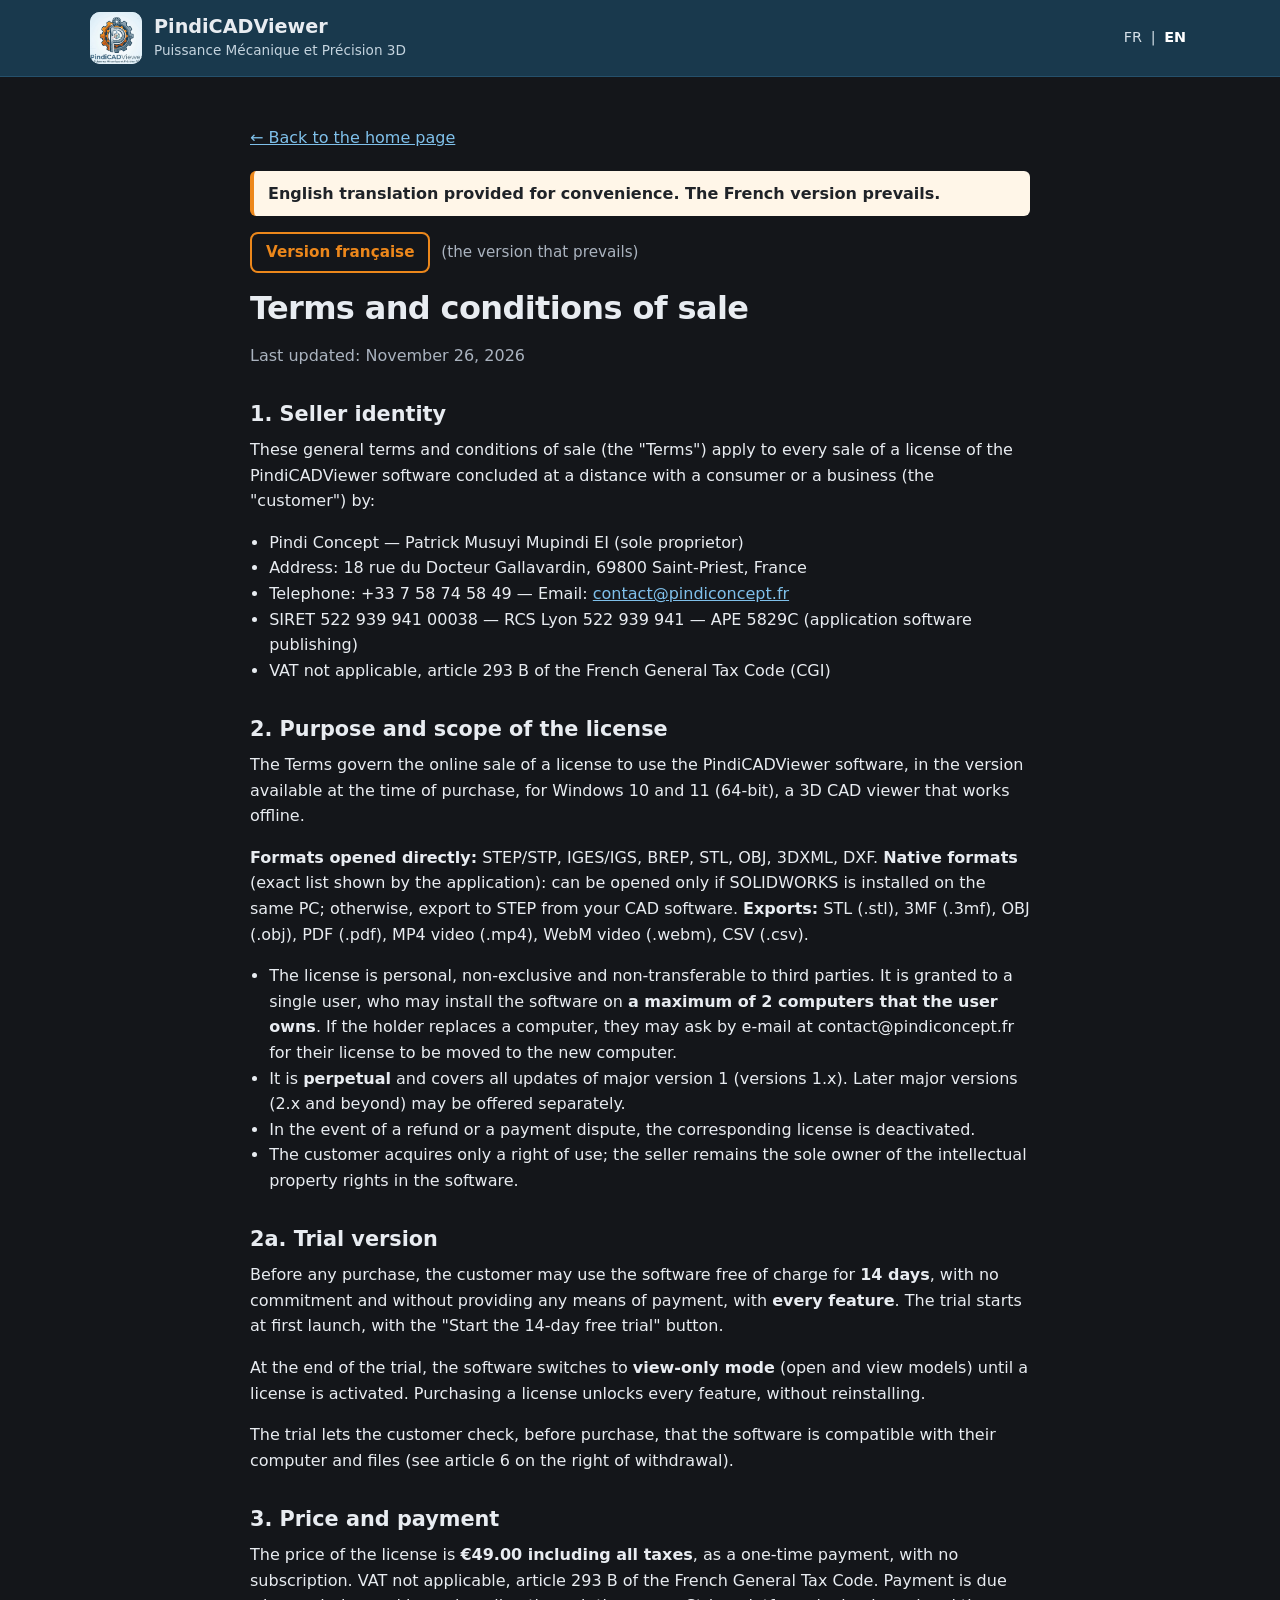
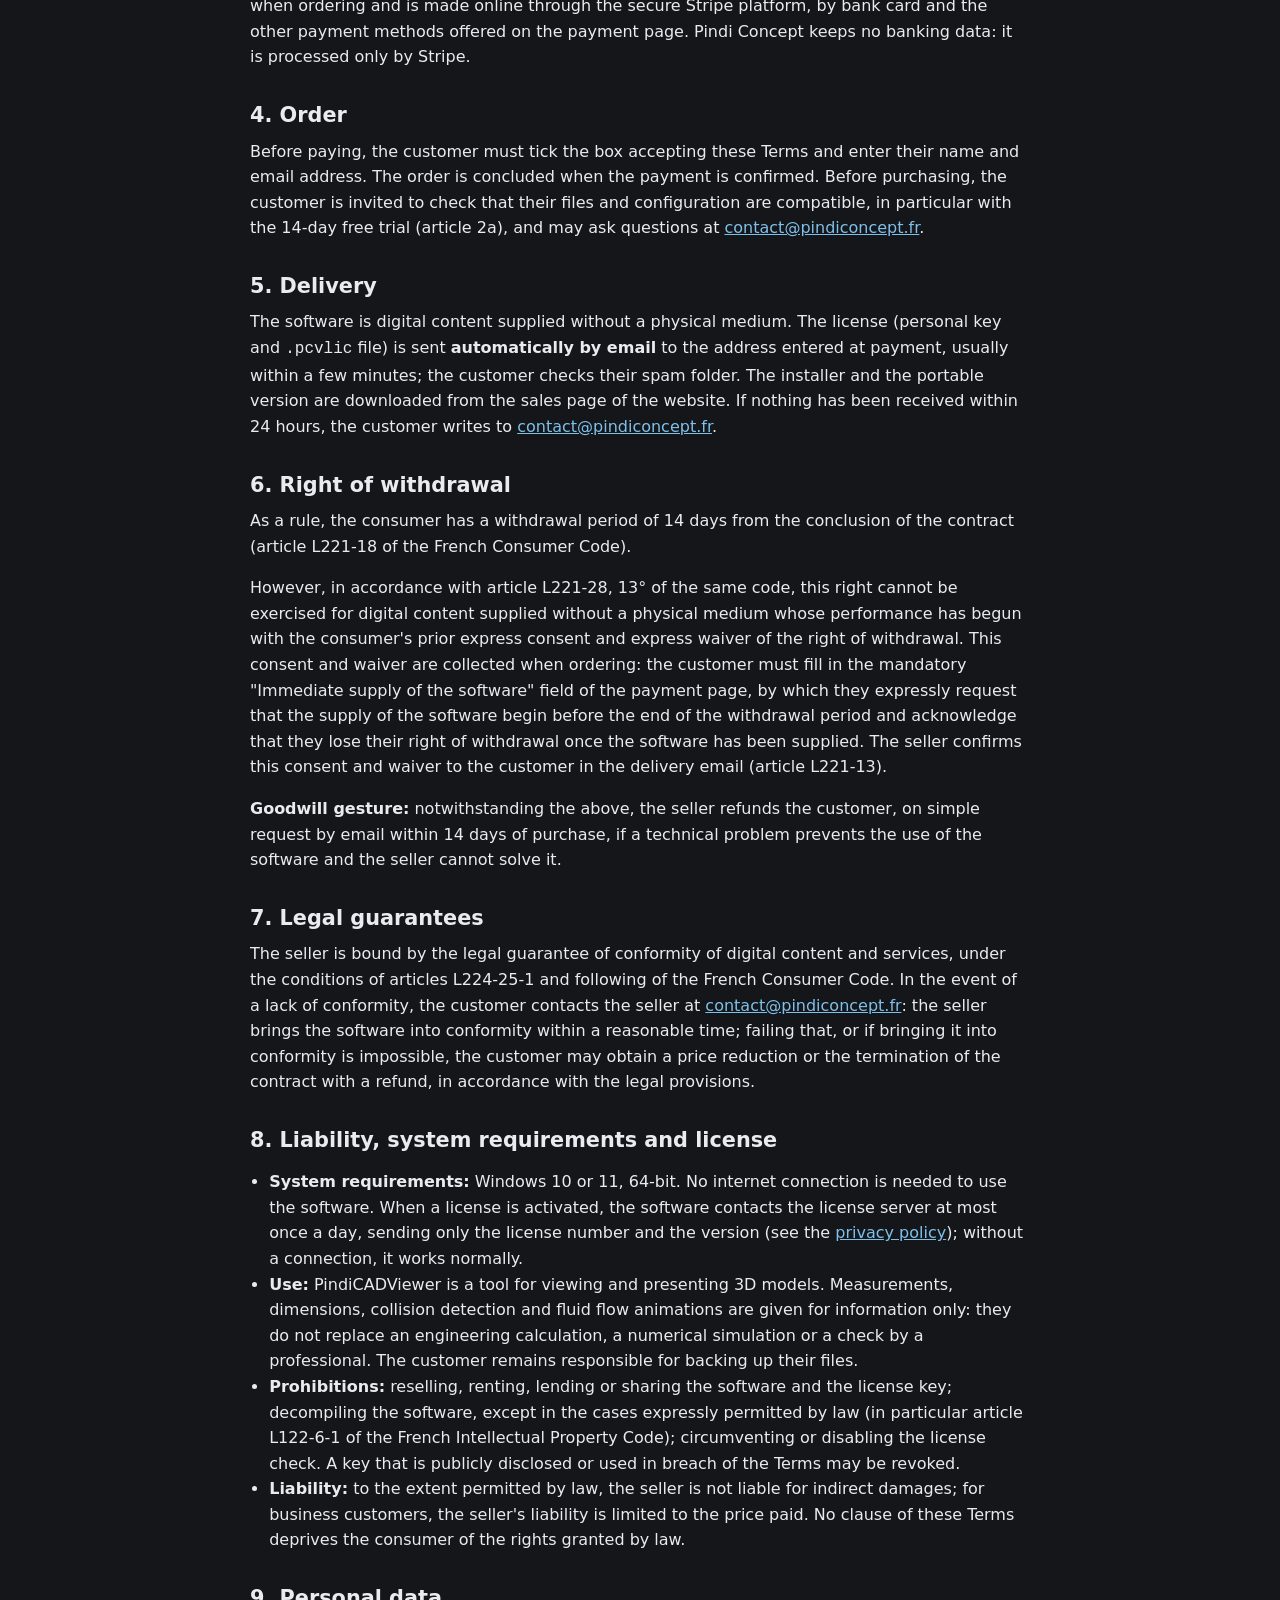
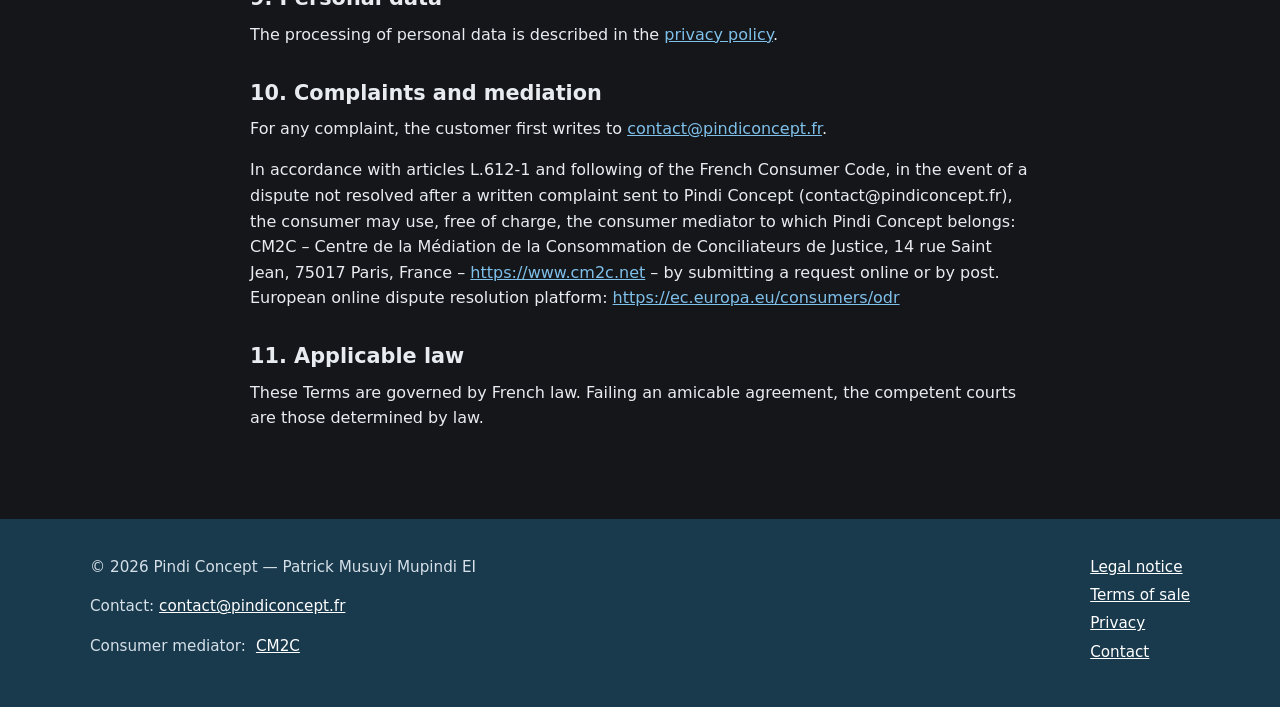
<file: en/terms.html>
<!doctype html>
<html lang="en">
<head>
  <meta charset="utf-8">
  <meta name="viewport" content="width=device-width, initial-scale=1">
  <title>Terms and conditions of sale — PindiCADViewer</title>
  <meta name="theme-color" content="#19394D">
  <link rel="icon" type="image/svg+xml" href="../assets/favicon.svg">
  <link rel="stylesheet" href="../style.css">
  <link rel="alternate" hreflang="fr" href="../cgv.html">
</head>
<body>
<header class="top">
  <div class="wrap">
    <a class="brand" href="./">
      <img src="../assets/logo.png" width="52" height="52" alt="PindiCADViewer logo">
      <div class="brandtxt"><strong>PindiCADViewer</strong><span class="slogan">Puissance Mécanique et Précision 3D</span></div>
    </a>
    <nav class="lang" aria-label="Language"><a href="../cgv.html" hreflang="fr" lang="fr">FR</a> | <strong aria-current="page">EN</strong></nav>
  </div>
</header>
<main class="wrap doc">
  <a class="back" href="./">← Back to the home page</a>
  <p class="note-traduction"><strong>English translation provided for convenience. The French version prevails.</strong> </p>
  <p class="lien-langue"><a href="../cgv.html" hreflang="fr" lang="fr">Version française</a> <span>(the version that prevails)</span></p>
  <h1>Terms and conditions of sale</h1>
  <p class="muted">Last updated: November 26, 2026</p>

  <h2 id="article-1">1. Seller identity</h2>
  <p>These general terms and conditions of sale (the "Terms") apply to every sale of a license of the PindiCADViewer software concluded at a distance with a consumer or a business (the "customer") by:</p>
  <ul>
    <li>Pindi Concept — Patrick Musuyi Mupindi EI (sole proprietor)</li>
    <li>Address: 18 rue du Docteur Gallavardin, 69800 Saint-Priest, France</li>
    <li>Telephone: +33 7 58 74 58 49 — Email: <a href="mailto:contact@pindiconcept.fr">contact@pindiconcept.fr</a></li>
    <li>SIRET 522 939 941 00038 — RCS Lyon 522 939 941 — APE 5829C (application software publishing)</li>
    <li>VAT not applicable, article 293 B of the French General Tax Code (CGI)</li>
  </ul>

  <h2 id="article-2">2. Purpose and scope of the license</h2>
  <p>The Terms govern the online sale of a license to use the PindiCADViewer software, in the version available at the time of purchase, for Windows 10 and 11 (64-bit), a 3D CAD viewer that works offline.</p>
  <p><strong>Formats opened directly:</strong> STEP/STP, IGES/IGS, BREP, STL, OBJ, 3DXML, DXF. <strong>Native formats</strong> (exact list shown by the application): can be opened only if SOLIDWORKS is installed on the same PC; otherwise, export to STEP from your CAD software. <strong>Exports:</strong> STL (.stl), 3MF (.3mf), OBJ (.obj), PDF (.pdf), MP4 video (.mp4), WebM video (.webm), CSV (.csv).</p>
  <ul>
    <li>The license is personal, non-exclusive and non-transferable to third parties. It is granted to a single user, who may install the software on <strong>a maximum of 2 computers that the user owns</strong>. If the holder replaces a computer, they may ask by e-mail at contact@pindiconcept.fr for their license to be moved to the new computer.</li>
    <li>It is <strong>perpetual</strong> and covers all updates of major version 1 (versions 1.x). Later major versions (2.x and beyond) may be offered separately.</li>
    <li>In the event of a refund or a payment dispute, the corresponding license is deactivated.</li>
    <li>The customer acquires only a right of use; the seller remains the sole owner of the intellectual property rights in the software.</li>
  </ul>

  <h2 id="article-essai">2a. Trial version</h2>
  <p>Before any purchase, the customer may use the software free of charge for <strong>14 days</strong>, with no commitment and without providing any means of payment, with <strong>every feature</strong>. The trial starts at first launch, with the "Start the 14-day free trial" button.</p>
  <p>At the end of the trial, the software switches to <strong>view-only mode</strong> (open and view models) until a license is activated. Purchasing a license unlocks every feature, without reinstalling.</p>
  <p>The trial lets the customer check, before purchase, that the software is compatible with their computer and files (see article 6 on the right of withdrawal).</p>
  <h2 id="article-3">3. Price and payment</h2>
  <p>The price of the license is <strong>€49.00 including all taxes</strong>, as a one-time payment, with no subscription. VAT not applicable, article 293 B of the French General Tax Code. Payment is due when ordering and is made online through the secure Stripe platform, by bank card and the other payment methods offered on the payment page. Pindi Concept keeps no banking data: it is processed only by Stripe.</p>

  <h2 id="article-4">4. Order</h2>
  <p>Before paying, the customer must tick the box accepting these Terms and enter their name and email address. The order is concluded when the payment is confirmed. Before purchasing, the customer is invited to check that their files and configuration are compatible, in particular with the 14-day free trial (article 2a), and may ask questions at <a href="mailto:contact@pindiconcept.fr">contact@pindiconcept.fr</a>.</p>

  <h2 id="article-5">5. Delivery</h2>
  <p>The software is digital content supplied without a physical medium. The license (personal key and <code>.pcvlic</code> file) is sent <strong>automatically by email</strong> to the address entered at payment, usually within a few minutes; the customer checks their spam folder. The installer and the portable version are downloaded from the sales page of the website. If nothing has been received within 24 hours, the customer writes to <a href="mailto:contact@pindiconcept.fr">contact@pindiconcept.fr</a>.</p>

  <h2 id="article-6">6. Right of withdrawal</h2>
  <p>As a rule, the consumer has a withdrawal period of 14 days from the conclusion of the contract (article L221-18 of the French Consumer Code).</p>
  <p>However, in accordance with article L221-28, 13° of the same code, this right cannot be exercised for digital content supplied without a physical medium whose performance has begun with the consumer's prior express consent and express waiver of the right of withdrawal. This consent and waiver are collected when ordering: the customer must fill in the mandatory "Immediate supply of the software" field of the payment page, by which they expressly request that the supply of the software begin before the end of the withdrawal period and acknowledge that they lose their right of withdrawal once the software has been supplied. The seller confirms this consent and waiver to the customer in the delivery email (article L221-13).</p>
  <p><strong>Goodwill gesture:</strong> notwithstanding the above, the seller refunds the customer, on simple request by email within 14 days of purchase, if a technical problem prevents the use of the software and the seller cannot solve it.</p>

  <h2 id="article-7">7. Legal guarantees</h2>
  <p>The seller is bound by the legal guarantee of conformity of digital content and services, under the conditions of articles L224-25-1 and following of the French Consumer Code. In the event of a lack of conformity, the customer contacts the seller at <a href="mailto:contact@pindiconcept.fr">contact@pindiconcept.fr</a>: the seller brings the software into conformity within a reasonable time; failing that, or if bringing it into conformity is impossible, the customer may obtain a price reduction or the termination of the contract with a refund, in accordance with the legal provisions.</p>

  <h2 id="article-8">8. Liability, system requirements and license</h2>
  <ul>
    <li><strong>System requirements:</strong> Windows 10 or 11, 64-bit. No internet connection is needed to use the software. When a license is activated, the software contacts the license server at most once a day, sending only the license number and the version (see the <a href="privacy.html">privacy policy</a>); without a connection, it works normally.</li>
    <li><strong>Use:</strong> PindiCADViewer is a tool for viewing and presenting 3D models. Measurements, dimensions, collision detection and fluid flow animations are given for information only: they do not replace an engineering calculation, a numerical simulation or a check by a professional. The customer remains responsible for backing up their files.</li>
    <li><strong>Prohibitions:</strong> reselling, renting, lending or sharing the software and the license key; decompiling the software, except in the cases expressly permitted by law (in particular article L122-6-1 of the French Intellectual Property Code); circumventing or disabling the license check. A key that is publicly disclosed or used in breach of the Terms may be revoked.</li>
    <li><strong>Liability:</strong> to the extent permitted by law, the seller is not liable for indirect damages; for business customers, the seller's liability is limited to the price paid. No clause of these Terms deprives the consumer of the rights granted by law.</li>
  </ul>

  <h2 id="article-9">9. Personal data</h2>
  <p>The processing of personal data is described in the <a href="privacy.html">privacy policy</a>.</p>

  <h2 id="article-10">10. Complaints and mediation</h2>
  <p>For any complaint, the customer first writes to <a href="mailto:contact@pindiconcept.fr">contact@pindiconcept.fr</a>.</p>
  <p>In accordance with articles L.612-1 and following of the French Consumer Code, in the event of a dispute not resolved after a written complaint sent to Pindi Concept (contact@pindiconcept.fr), the consumer may use, free of charge, the consumer mediator to which Pindi Concept belongs: CM2C – Centre de la Médiation de la Consommation de Conciliateurs de Justice, 14 rue Saint Jean, 75017 Paris, France – <a href="https://www.cm2c.net" rel="noopener">https://www.cm2c.net</a> – by submitting a request online or by post. European online dispute resolution platform: <a href="https://ec.europa.eu/consumers/odr" rel="noopener">https://ec.europa.eu/consumers/odr</a></p>

  <h2 id="article-11">11. Applicable law</h2>
  <p>These Terms are governed by French law. Failing an amicable agreement, the competent courts are those determined by law.</p>
</main>
<footer>
  <div class="wrap">
    <div>
      <p>© 2026 Pindi Concept — Patrick Musuyi Mupindi EI</p>
      <p>Contact: <a href="mailto:contact@pindiconcept.fr">contact@pindiconcept.fr</a></p>
      <p class="mediateur">Consumer mediator: <a href="https://www.cm2c.net" rel="noopener">CM2C</a></p>
    </div>
    <ul>
      <li><a href="legal-notice.html">Legal notice</a></li>
      <li><a href="terms.html">Terms of sale</a></li>
      <li><a href="privacy.html">Privacy</a></li>
      <li><a href="mailto:contact@pindiconcept.fr">Contact</a></li>
    </ul>
  </div>
</footer>
</body>
</html>
</file>
<file: assets/pindiconcept.css>
*,:after,:before{--tw-border-spacing-x:0;--tw-border-spacing-y:0;--tw-translate-x:0;--tw-translate-y:0;--tw-rotate:0;--tw-skew-x:0;--tw-skew-y:0;--tw-scale-x:1;--tw-scale-y:1;--tw-pan-x: ;--tw-pan-y: ;--tw-pinch-zoom: ;--tw-scroll-snap-strictness:proximity;--tw-gradient-from-position: ;--tw-gradient-via-position: ;--tw-gradient-to-position: ;--tw-ordinal: ;--tw-slashed-zero: ;--tw-numeric-figure: ;--tw-numeric-spacing: ;--tw-numeric-fraction: ;--tw-ring-inset: ;--tw-ring-offset-width:0px;--tw-ring-offset-color:#fff;--tw-ring-color:rgba(59,130,246,.5);--tw-ring-offset-shadow:0 0 #0000;--tw-ring-shadow:0 0 #0000;--tw-shadow:0 0 #0000;--tw-shadow-colored:0 0 #0000;--tw-blur: ;--tw-brightness: ;--tw-contrast: ;--tw-grayscale: ;--tw-hue-rotate: ;--tw-invert: ;--tw-saturate: ;--tw-sepia: ;--tw-drop-shadow: ;--tw-backdrop-blur: ;--tw-backdrop-brightness: ;--tw-backdrop-contrast: ;--tw-backdrop-grayscale: ;--tw-backdrop-hue-rotate: ;--tw-backdrop-invert: ;--tw-backdrop-opacity: ;--tw-backdrop-saturate: ;--tw-backdrop-sepia: ;--tw-contain-size: ;--tw-contain-layout: ;--tw-contain-paint: ;--tw-contain-style: }::backdrop{--tw-border-spacing-x:0;--tw-border-spacing-y:0;--tw-translate-x:0;--tw-translate-y:0;--tw-rotate:0;--tw-skew-x:0;--tw-skew-y:0;--tw-scale-x:1;--tw-scale-y:1;--tw-pan-x: ;--tw-pan-y: ;--tw-pinch-zoom: ;--tw-scroll-snap-strictness:proximity;--tw-gradient-from-position: ;--tw-gradient-via-position: ;--tw-gradient-to-position: ;--tw-ordinal: ;--tw-slashed-zero: ;--tw-numeric-figure: ;--tw-numeric-spacing: ;--tw-numeric-fraction: ;--tw-ring-inset: ;--tw-ring-offset-width:0px;--tw-ring-offset-color:#fff;--tw-ring-color:rgba(59,130,246,.5);--tw-ring-offset-shadow:0 0 #0000;--tw-ring-shadow:0 0 #0000;--tw-shadow:0 0 #0000;--tw-shadow-colored:0 0 #0000;--tw-blur: ;--tw-brightness: ;--tw-contrast: ;--tw-grayscale: ;--tw-hue-rotate: ;--tw-invert: ;--tw-saturate: ;--tw-sepia: ;--tw-drop-shadow: ;--tw-backdrop-blur: ;--tw-backdrop-brightness: ;--tw-backdrop-contrast: ;--tw-backdrop-grayscale: ;--tw-backdrop-hue-rotate: ;--tw-backdrop-invert: ;--tw-backdrop-opacity: ;--tw-backdrop-saturate: ;--tw-backdrop-sepia: ;--tw-contain-size: ;--tw-contain-layout: ;--tw-contain-paint: ;--tw-contain-style: }/*! tailwindcss v3.4.19 | MIT License | https://tailwindcss.com*/*,:after,:before{box-sizing:border-box;border:0 solid #e5e7eb}:after,:before{--tw-content:""}:host,html{line-height:1.5;-webkit-text-size-adjust:100%;-moz-tab-size:4;-o-tab-size:4;tab-size:4;font-family:ui-sans-serif,system-ui,sans-serif,Apple Color Emoji,Segoe UI Emoji,Segoe UI Symbol,Noto Color Emoji;font-feature-settings:normal;font-variation-settings:normal;-webkit-tap-highlight-color:transparent}body{margin:0;line-height:inherit}hr{height:0;color:inherit;border-top-width:1px}abbr:where([title]){-webkit-text-decoration:underline dotted;text-decoration:underline dotted}h1,h2,h3,h4,h5,h6{font-size:inherit;font-weight:inherit}a{color:inherit;text-decoration:inherit}b,strong{font-weight:bolder}code,kbd,pre,samp{font-family:ui-monospace,SFMono-Regular,Menlo,Monaco,Consolas,Liberation Mono,Courier New,monospace;font-feature-settings:normal;font-variation-settings:normal;font-size:1em}small{font-size:80%}sub,sup{font-size:75%;line-height:0;position:relative;vertical-align:baseline}sub{bottom:-.25em}sup{top:-.5em}table{text-indent:0;border-color:inherit;border-collapse:collapse}button,input,optgroup,select,textarea{font-family:inherit;font-feature-settings:inherit;font-variation-settings:inherit;font-size:100%;font-weight:inherit;line-height:inherit;letter-spacing:inherit;color:inherit;margin:0;padding:0}button,select{text-transform:none}button,input:where([type=button]),input:where([type=reset]),input:where([type=submit]){-webkit-appearance:button;background-color:transparent;background-image:none}:-moz-focusring{outline:auto}:-moz-ui-invalid{box-shadow:none}progress{vertical-align:baseline}::-webkit-inner-spin-button,::-webkit-outer-spin-button{height:auto}[type=search]{-webkit-appearance:textfield;outline-offset:-2px}::-webkit-search-decoration{-webkit-appearance:none}::-webkit-file-upload-button{-webkit-appearance:button;font:inherit}summary{display:list-item}blockquote,dd,dl,figure,h1,h2,h3,h4,h5,h6,hr,p,pre{margin:0}fieldset{margin:0}fieldset,legend{padding:0}menu,ol,ul{list-style:none;margin:0;padding:0}dialog{padding:0}textarea{resize:vertical}input::-moz-placeholder,textarea::-moz-placeholder{opacity:1;color:#9ca3af}input::placeholder,textarea::placeholder{opacity:1;color:#9ca3af}[role=button],button{cursor:pointer}:disabled{cursor:default}audio,canvas,embed,iframe,img,object,svg,video{display:block;vertical-align:middle}img,video{max-width:100%;height:auto}[hidden]:where(:not([hidden=until-found])){display:none}.pointer-events-none{pointer-events:none}.pointer-events-auto{pointer-events:auto}.fixed{position:fixed}.absolute{position:absolute}.relative{position:relative}.inset-0{inset:0}.-bottom-20{bottom:-5rem}.-right-20{right:-5rem}.-right-32{right:-8rem}.-top-32{top:-8rem}.bottom-0{bottom:0}.bottom-3{bottom:.75rem}.bottom-4{bottom:1rem}.bottom-6{bottom:1.5rem}.left-0{left:0}.left-1\/2{left:50%}.left-3{left:.75rem}.left-4{left:1rem}.left-6{left:1.5rem}.right-0{right:0}.right-3{right:.75rem}.right-4{right:1rem}.right-6{right:1.5rem}.top-0{top:0}.top-1\/2{top:50%}.top-3{top:.75rem}.-z-0{z-index:0}.z-10{z-index:10}.z-50{z-index:50}.col-span-2{grid-column:span 2/span 2}.mx-auto{margin-left:auto;margin-right:auto}.my-auto{margin-top:auto;margin-bottom:auto}.ml-2{margin-left:.5rem}.ml-3{margin-left:.75rem}.ml-space-md{margin-left:1rem}.mt-0\.5{margin-top:.125rem}.mt-1{margin-top:.25rem}.mt-2{margin-top:.5rem}.mt-3{margin-top:.75rem}.mt-4{margin-top:1rem}.mt-space-sm{margin-top:.5rem}.mt-space-xs{margin-top:.25rem}.block{display:block}.inline-block{display:inline-block}.flex{display:flex}.inline-flex{display:inline-flex}.table{display:table}.grid{display:grid}.hidden{display:none}.aspect-square{aspect-ratio:1/1}.h-1{height:.25rem}.h-1\.5{height:.375rem}.h-10{height:2.5rem}.h-11{height:2.75rem}.h-12{height:3rem}.h-2{height:.5rem}.h-20{height:5rem}.h-3{height:.75rem}.h-32{height:8rem}.h-48{height:12rem}.h-6{height:1.5rem}.h-7{height:1.75rem}.h-8{height:2rem}.h-9{height:2.25rem}.h-96{height:24rem}.h-\[1px\]{height:1px}.h-\[340px\]{height:340px}.h-\[360px\]{height:360px}.h-\[450px\]{height:450px}.h-\[520px\]{height:520px}.h-full{height:100%}.min-h-\[380px\]{min-height:380px}.w-1{width:.25rem}.w-1\.5{width:.375rem}.w-1\/3{width:33.333333%}.w-10{width:2.5rem}.w-11{width:2.75rem}.w-12{width:3rem}.w-2{width:.5rem}.w-3{width:.75rem}.w-6{width:1.5rem}.w-7{width:1.75rem}.w-8{width:2rem}.w-9{width:2.25rem}.w-96{width:24rem}.w-\[1px\]{width:1px}.w-\[900px\]{width:900px}.w-full{width:100%}.min-w-0{min-width:0}.min-w-fit{min-width:-moz-fit-content;min-width:fit-content}.max-w-2xl{max-width:42rem}.max-w-3xl{max-width:48rem}.max-w-4xl{max-width:56rem}.max-w-\[1200px\]{max-width:1200px}.max-w-\[180px\]{max-width:180px}.max-w-\[680px\]{max-width:680px}.max-w-\[760px\]{max-width:760px}.max-w-\[860px\]{max-width:860px}.max-w-\[960px\]{max-width:960px}.max-w-full{max-width:100%}.max-w-lg{max-width:32rem}.max-w-md{max-width:28rem}.max-w-sm{max-width:24rem}.max-w-xl{max-width:36rem}.flex-1{flex:1 1 0%}.shrink-0{flex-shrink:0}.-translate-x-1\/2{--tw-translate-x:-50%}.-translate-x-1\/2,.scale-95{transform:translate(var(--tw-translate-x),var(--tw-translate-y)) rotate(var(--tw-rotate)) skewX(var(--tw-skew-x)) skewY(var(--tw-skew-y)) scaleX(var(--tw-scale-x)) scaleY(var(--tw-scale-y))}.scale-95{--tw-scale-x:.95;--tw-scale-y:.95}.transform{transform:translate(var(--tw-translate-x),var(--tw-translate-y)) rotate(var(--tw-rotate)) skewX(var(--tw-skew-x)) skewY(var(--tw-skew-y)) scaleX(var(--tw-scale-x)) scaleY(var(--tw-scale-y))}@keyframes pulse{50%{opacity:.5}}.animate-pulse{animation:pulse 2s cubic-bezier(.4,0,.6,1) infinite}.cursor-pointer{cursor:pointer}.select-none{-webkit-user-select:none;-moz-user-select:none;user-select:none}.list-none{list-style-type:none}.grid-cols-1{grid-template-columns:repeat(1,minmax(0,1fr))}.grid-cols-2{grid-template-columns:repeat(2,minmax(0,1fr))}.flex-col{flex-direction:column}.flex-wrap{flex-wrap:wrap}.items-start{align-items:flex-start}.items-center{align-items:center}.items-baseline{align-items:baseline}.items-stretch{align-items:stretch}.justify-center{justify-content:center}.justify-between{justify-content:space-between}.gap-1{gap:.25rem}.gap-1\.5{gap:.375rem}.gap-10{gap:2.5rem}.gap-12{gap:3rem}.gap-16{gap:4rem}.gap-2{gap:.5rem}.gap-2\.5{gap:.625rem}.gap-3{gap:.75rem}.gap-3\.5{gap:.875rem}.gap-4{gap:1rem}.gap-5{gap:1.25rem}.gap-6{gap:1.5rem}.gap-8{gap:2rem}.gap-space-lg{gap:1.5rem}.gap-space-md{gap:1rem}.gap-space-sm{gap:.5rem}.gap-space-xl{gap:2.5rem}.gap-space-xs{gap:.25rem}.divide-y>:not([hidden])~:not([hidden]){--tw-divide-y-reverse:0;border-top-width:calc(1px*(1 - var(--tw-divide-y-reverse)));border-bottom-width:calc(1px*var(--tw-divide-y-reverse))}.divide-surface-container>:not([hidden])~:not([hidden]){--tw-divide-opacity:1;border-color:rgb(237 238 240/var(--tw-divide-opacity,1))}.self-start{align-self:flex-start}.overflow-hidden{overflow:hidden}.overflow-visible{overflow:visible}.overflow-x-auto{overflow-x:auto}.rounded{border-radius:.25rem}.rounded-2xl{border-radius:1rem}.rounded-3xl{border-radius:1.5rem}.rounded-full{border-radius:9999px}.rounded-lg{border-radius:.5rem}.rounded-md{border-radius:.375rem}.rounded-xl{border-radius:.75rem}.border-2{border-width:2px}.border-border-inverse-control{--tw-border-opacity:1;border-color:rgb(74 93 114/var(--tw-border-opacity,1))}.bg-\[\#0078d7\]{--tw-bg-opacity:1;background-color:rgb(0 120 215/var(--tw-bg-opacity,1))}.bg-accent-tint{--tw-bg-opacity:1;background-color:rgb(234 240 253/var(--tw-bg-opacity,1))}.bg-accent-tint\/20{background-color:rgba(234,240,253,.2)}.bg-accent-tint\/40{background-color:rgba(234,240,253,.4)}.bg-accent-tint\/50{background-color:rgba(234,240,253,.5)}.bg-amber-50{--tw-bg-opacity:1;background-color:rgb(255 251 235/var(--tw-bg-opacity,1))}.bg-blue-100{--tw-bg-opacity:1;background-color:rgb(219 234 254/var(--tw-bg-opacity,1))}.bg-border-card{--tw-bg-opacity:1;background-color:rgb(213 219 227/var(--tw-bg-opacity,1))}.bg-border-inverse{--tw-bg-opacity:1;background-color:rgb(35 54 74/var(--tw-bg-opacity,1))}.bg-emerald-100{--tw-bg-opacity:1;background-color:rgb(209 250 229/var(--tw-bg-opacity,1))}.bg-emerald-500{--tw-bg-opacity:1;background-color:rgb(16 185 129/var(--tw-bg-opacity,1))}.bg-error-container{--tw-bg-opacity:1;background-color:rgb(255 218 214/var(--tw-bg-opacity,1))}.bg-error\/70{background-color:rgba(186,26,26,.7)}.bg-indigo-100{--tw-bg-opacity:1;background-color:rgb(224 231 255/var(--tw-bg-opacity,1))}.bg-primary{--tw-bg-opacity:1;background-color:rgb(0 67 178/var(--tw-bg-opacity,1))}.bg-primary-container{--tw-bg-opacity:1;background-color:rgb(31 91 216/var(--tw-bg-opacity,1))}.bg-primary-container\/10{background-color:rgba(31,91,216,.1)}.bg-primary-container\/20{background-color:rgba(31,91,216,.2)}.bg-primary\/20{background-color:rgba(0,67,178,.2)}.bg-primary\/70{background-color:rgba(0,67,178,.7)}.bg-status-warning{--tw-bg-opacity:1;background-color:rgb(180 83 9/var(--tw-bg-opacity,1))}.bg-status-warning\/50{background-color:rgba(180,83,9,.5)}.bg-status-warning\/70{background-color:rgba(180,83,9,.7)}.bg-surface{--tw-bg-opacity:1;background-color:rgb(248 249 251/var(--tw-bg-opacity,1))}.bg-surface-canvas{--tw-bg-opacity:1;background-color:rgb(255 255 255/var(--tw-bg-opacity,1))}.bg-surface-canvas\/20{background-color:hsla(0,0%,100%,.2)}.bg-surface-canvas\/80{background-color:hsla(0,0%,100%,.8)}.bg-surface-canvas\/90{background-color:hsla(0,0%,100%,.9)}.bg-surface-container{--tw-bg-opacity:1;background-color:rgb(237 238 240/var(--tw-bg-opacity,1))}.bg-surface-container-high{--tw-bg-opacity:1;background-color:rgb(231 232 234/var(--tw-bg-opacity,1))}.bg-surface-container-low{--tw-bg-opacity:1;background-color:rgb(242 244 246/var(--tw-bg-opacity,1))}.bg-surface-container-lowest{--tw-bg-opacity:1;background-color:rgb(255 255 255/var(--tw-bg-opacity,1))}.bg-surface-placeholder{--tw-bg-opacity:1;background-color:rgb(238 241 245/var(--tw-bg-opacity,1))}.bg-surface-subtle{--tw-bg-opacity:1;background-color:rgb(246 247 249/var(--tw-bg-opacity,1))}.bg-surface\/90{background-color:rgba(248,249,251,.9)}.bg-text-inverse{--tw-bg-opacity:1;background-color:rgb(255 255 255/var(--tw-bg-opacity,1))}.bg-text-primary{--tw-bg-opacity:1;background-color:rgb(11 27 43/var(--tw-bg-opacity,1))}.bg-transparent{background-color:transparent}.bg-white\/20{background-color:hsla(0,0%,100%,.2)}.bg-gradient-to-b{background-image:linear-gradient(to bottom,var(--tw-gradient-stops))}.bg-gradient-to-br{background-image:linear-gradient(to bottom right,var(--tw-gradient-stops))}.bg-gradient-to-t{background-image:linear-gradient(to top,var(--tw-gradient-stops))}.bg-gradient-to-tr{background-image:linear-gradient(to top right,var(--tw-gradient-stops))}.from-\[\#101b2b\]{--tw-gradient-from:#101b2b var(--tw-gradient-from-position);--tw-gradient-to:rgba(16,27,43,0) var(--tw-gradient-to-position);--tw-gradient-stops:var(--tw-gradient-from),var(--tw-gradient-to)}.from-accent-tint\/70{--tw-gradient-from:rgba(234,240,253,.7) var(--tw-gradient-from-position);--tw-gradient-to:rgba(234,240,253,0) var(--tw-gradient-to-position);--tw-gradient-stops:var(--tw-gradient-from),var(--tw-gradient-to)}.from-error-container\/40{--tw-gradient-from:hsla(6,100%,92%,.4) var(--tw-gradient-from-position);--tw-gradient-to:hsla(6,100%,92%,0) var(--tw-gradient-to-position);--tw-gradient-stops:var(--tw-gradient-from),var(--tw-gradient-to)}.from-surface-container{--tw-gradient-from:#edeef0 var(--tw-gradient-from-position);--tw-gradient-to:hsla(220,9%,94%,0) var(--tw-gradient-to-position);--tw-gradient-stops:var(--tw-gradient-from),var(--tw-gradient-to)}.from-text-primary\/80{--tw-gradient-from:rgba(11,27,43,.8) var(--tw-gradient-from-position);--tw-gradient-to:rgba(11,27,43,0) var(--tw-gradient-to-position);--tw-gradient-stops:var(--tw-gradient-from),var(--tw-gradient-to)}.via-\[\#1a2d45\]{--tw-gradient-to:rgba(26,45,69,0) var(--tw-gradient-to-position);--tw-gradient-stops:var(--tw-gradient-from),#1a2d45 var(--tw-gradient-via-position),var(--tw-gradient-to)}.via-transparent{--tw-gradient-to:transparent var(--tw-gradient-to-position);--tw-gradient-stops:var(--tw-gradient-from),transparent var(--tw-gradient-via-position),var(--tw-gradient-to)}.to-\[\#0b1624\]{--tw-gradient-to:#0b1624 var(--tw-gradient-to-position)}.to-surface-container{--tw-gradient-to:#edeef0 var(--tw-gradient-to-position)}.to-surface-subtle{--tw-gradient-to:#f6f7f9 var(--tw-gradient-to-position)}.to-transparent{--tw-gradient-to:transparent var(--tw-gradient-to-position)}.p-1{padding:.25rem}.p-2\.5{padding:.625rem}.p-3{padding:.75rem}.p-4{padding:1rem}.p-5{padding:1.25rem}.p-6{padding:1.5rem}.p-7{padding:1.75rem}.p-8{padding:2rem}.p-9{padding:2.25rem}.p-\[3px\]{padding:3px}.p-space-lg{padding:1.5rem}.p-space-md{padding:1rem}.p-space-sm{padding:.5rem}.p-space-xl{padding:2.5rem}.px-1\.5{padding-left:.375rem;padding-right:.375rem}.px-2{padding-left:.5rem;padding-right:.5rem}.px-2\.5{padding-left:.625rem;padding-right:.625rem}.px-3{padding-left:.75rem;padding-right:.75rem}.px-3\.5{padding-left:.875rem;padding-right:.875rem}.px-4{padding-left:1rem;padding-right:1rem}.px-5{padding-left:1.25rem;padding-right:1.25rem}.px-6{padding-left:1.5rem;padding-right:1.5rem}.px-7{padding-left:1.75rem;padding-right:1.75rem}.px-gutter{padding-left:1.5rem;padding-right:1.5rem}.py-0\.5{padding-top:.125rem;padding-bottom:.125rem}.py-1{padding-top:.25rem;padding-bottom:.25rem}.py-1\.5{padding-top:.375rem;padding-bottom:.375rem}.py-10{padding-top:2.5rem;padding-bottom:2.5rem}.py-2{padding-top:.5rem;padding-bottom:.5rem}.py-2\.5{padding-top:.625rem;padding-bottom:.625rem}.py-20{padding-top:5rem;padding-bottom:5rem}.py-24{padding-top:6rem;padding-bottom:6rem}.py-3{padding-top:.75rem;padding-bottom:.75rem}.py-3\.5{padding-top:.875rem;padding-bottom:.875rem}.py-4{padding-top:1rem;padding-bottom:1rem}.py-5{padding-top:1.25rem;padding-bottom:1.25rem}.py-space-lg{padding-top:1.5rem;padding-bottom:1.5rem}.py-space-xl{padding-top:2.5rem;padding-bottom:2.5rem}.pb-20{padding-bottom:5rem}.pb-space-xl{padding-bottom:2.5rem}.pt-1{padding-top:.25rem}.pt-12{padding-top:3rem}.pt-2{padding-top:.5rem}.pt-20{padding-top:5rem}.pt-3{padding-top:.75rem}.pt-4{padding-top:1rem}.pt-space-lg{padding-top:1.5rem}.pt-space-md{padding-top:1rem}.pt-space-sm{padding-top:.5rem}.pt-space-xs{padding-top:.25rem}.text-left{text-align:left}.text-center{text-align:center}.text-right{text-align:right}.font-body-default,.font-body-lead,.font-body-sm,.font-body-strong,.font-caption{font-family:Inter,'Segoe UI',system-ui,-apple-system,Roboto,Arial,sans-serif}.font-display,.font-headline-lg,.font-headline-md,.font-headline-sm{font-family:'Space Grotesk','Segoe UI',system-ui,-apple-system,Roboto,Arial,sans-serif}.font-label-caps{font-family:Inter,'Segoe UI',system-ui,-apple-system,Roboto,Arial,sans-serif}.font-label-code-badge{font-family:'Space Grotesk','Segoe UI',system-ui,-apple-system,Roboto,Arial,sans-serif}.font-label-default{font-family:Inter,'Segoe UI',system-ui,-apple-system,Roboto,Arial,sans-serif}.font-mono{font-family:ui-monospace,SFMono-Regular,Menlo,Monaco,Consolas,Liberation Mono,Courier New,monospace}.text-\[10px\]{font-size:10px}.text-\[11px\]{font-size:11px}.text-\[14px\]{font-size:14px}.text-\[16px\]{font-size:16px}.text-\[18px\]{font-size:18px}.text-\[20px\]{font-size:20px}.text-\[22px\]{font-size:22px}.text-\[24px\]{font-size:24px}.text-\[28px\]{font-size:28px}.text-body-default{font-size:16px;line-height:1.6;font-weight:400}.text-body-lead{font-size:20px;line-height:1.55;font-weight:400}.text-body-sm{font-size:14px;line-height:1.5;font-weight:400}.text-body-strong{font-size:16px;line-height:1.6;font-weight:600}.text-caption{font-size:12px;line-height:1.4;font-weight:400}.text-display{font-size:64px;line-height:1.02;letter-spacing:-.025em;font-weight:700}.text-headline-lg{font-size:40px;line-height:1.15;letter-spacing:-.02em;font-weight:700}.text-headline-md{font-size:32px;line-height:1.2;letter-spacing:-.015em;font-weight:700}.text-headline-sm{font-size:22px;line-height:1.3;letter-spacing:-.01em;font-weight:600}.text-label-caps{font-size:13px;line-height:1.2;letter-spacing:.06em;font-weight:600}.text-label-code-badge{font-size:14px;line-height:1.2;font-weight:600}.text-label-default{font-size:15px;line-height:1.2;font-weight:600}.text-xs{font-size:.75rem;line-height:1rem}.font-bold{font-weight:700}.font-medium{font-weight:500}.font-semibold{font-weight:600}.uppercase{text-transform:uppercase}.italic{font-style:italic}.leading-relaxed{line-height:1.625}.leading-snug{line-height:1.375}.leading-tight{line-height:1.25}.tracking-tight{letter-spacing:-.025em}.tracking-wider{letter-spacing:.05em}.tracking-widest{letter-spacing:.1em}.text-amber-200{--tw-text-opacity:1;color:rgb(253 230 138/var(--tw-text-opacity,1))}.text-blue-800{--tw-text-opacity:1;color:rgb(30 64 175/var(--tw-text-opacity,1))}.text-border-control{--tw-text-opacity:1;color:rgb(201 208 217/var(--tw-text-opacity,1))}.text-emerald-600{--tw-text-opacity:1;color:rgb(5 150 105/var(--tw-text-opacity,1))}.text-emerald-800{--tw-text-opacity:1;color:rgb(6 95 70/var(--tw-text-opacity,1))}.text-error{--tw-text-opacity:1;color:rgb(186 26 26/var(--tw-text-opacity,1))}.text-indigo-800{--tw-text-opacity:1;color:rgb(55 48 163/var(--tw-text-opacity,1))}.text-on-primary{--tw-text-opacity:1;color:rgb(255 255 255/var(--tw-text-opacity,1))}.text-on-primary\/80{color:hsla(0,0%,100%,.8)}.text-on-surface{--tw-text-opacity:1;color:rgb(25 28 30/var(--tw-text-opacity,1))}.text-on-surface-variant{--tw-text-opacity:1;color:rgb(67 70 84/var(--tw-text-opacity,1))}.text-primary{--tw-text-opacity:1;color:rgb(0 67 178/var(--tw-text-opacity,1))}.text-primary-container{--tw-text-opacity:1;color:rgb(31 91 216/var(--tw-text-opacity,1))}.text-primary-fixed-dim{--tw-text-opacity:1;color:rgb(179 197 255/var(--tw-text-opacity,1))}.text-secondary-fixed{--tw-text-opacity:1;color:rgb(212 228 250/var(--tw-text-opacity,1))}.text-status-warning{--tw-text-opacity:1;color:rgb(180 83 9/var(--tw-text-opacity,1))}.text-text-inverse{--tw-text-opacity:1;color:rgb(255 255 255/var(--tw-text-opacity,1))}.text-text-inverse-body{--tw-text-opacity:1;color:rgb(201 211 222/var(--tw-text-opacity,1))}.text-text-inverse-muted{--tw-text-opacity:1;color:rgb(159 176 194/var(--tw-text-opacity,1))}.text-text-muted{--tw-text-opacity:1;color:rgb(91 103 117/var(--tw-text-opacity,1))}.text-text-primary{--tw-text-opacity:1;color:rgb(11 27 43/var(--tw-text-opacity,1))}.text-text-secondary{--tw-text-opacity:1;color:rgb(58 71 86/var(--tw-text-opacity,1))}.text-white{--tw-text-opacity:1;color:rgb(255 255 255/var(--tw-text-opacity,1))}.underline{text-decoration-line:underline}.opacity-20{opacity:.2}.opacity-40{opacity:.4}.opacity-5{opacity:.05}.opacity-70{opacity:.7}.opacity-90{opacity:.9}.shadow-\[0_10px_20px_rgba\(31\2c 91\2c 216\2c 0\.22\)\]{--tw-shadow:0 10px 20px rgba(31,91,216,.22);--tw-shadow-colored:0 10px 20px var(--tw-shadow-color);box-shadow:var(--tw-ring-offset-shadow,0 0 #0000),var(--tw-ring-shadow,0 0 #0000),var(--tw-shadow)}.shadow-\[0_1px_4px_rgba\(0\2c 0\2c 0\2c 0\.06\)\]{--tw-shadow:0 1px 4px rgba(0,0,0,.06);--tw-shadow-colored:0 1px 4px var(--tw-shadow-color);box-shadow:var(--tw-ring-offset-shadow,0 0 #0000),var(--tw-ring-shadow,0 0 #0000),var(--tw-shadow)}.shadow-\[0_1px_8px_rgba\(0\2c 0\2c 0\2c 0\.04\)\]{--tw-shadow:0 1px 8px rgba(0,0,0,.04);--tw-shadow-colored:0 1px 8px var(--tw-shadow-color);box-shadow:var(--tw-ring-offset-shadow,0 0 #0000),var(--tw-ring-shadow,0 0 #0000),var(--tw-shadow)}.shadow-\[0_1px_8px_rgba\(31\2c 91\2c 216\2c 0\.2\)\]{--tw-shadow:0 1px 8px rgba(31,91,216,.2);--tw-shadow-colored:0 1px 8px var(--tw-shadow-color);box-shadow:var(--tw-ring-offset-shadow,0 0 #0000),var(--tw-ring-shadow,0 0 #0000),var(--tw-shadow)}.shadow-\[0_20px_40px_rgba\(11\2c 27\2c 43\2c 0\.08\)\]{--tw-shadow:0 20px 40px rgba(11,27,43,.08);--tw-shadow-colored:0 20px 40px var(--tw-shadow-color);box-shadow:var(--tw-ring-offset-shadow,0 0 #0000),var(--tw-ring-shadow,0 0 #0000),var(--tw-shadow)}.shadow-\[0_20px_40px_rgba\(31\2c 91\2c 216\2c 0\.08\)\]{--tw-shadow:0 20px 40px rgba(31,91,216,.08);--tw-shadow-colored:0 20px 40px var(--tw-shadow-color);box-shadow:var(--tw-ring-offset-shadow,0 0 #0000),var(--tw-ring-shadow,0 0 #0000),var(--tw-shadow)}.shadow-\[0_20px_40px_rgba\(31\2c 91\2c 216\2c 0\.12\)\]{--tw-shadow:0 20px 40px rgba(31,91,216,.12);--tw-shadow-colored:0 20px 40px var(--tw-shadow-color);box-shadow:var(--tw-ring-offset-shadow,0 0 #0000),var(--tw-ring-shadow,0 0 #0000),var(--tw-shadow)}.shadow-\[0_24px_48px_rgba\(11\2c 27\2c 43\2c 0\.18\)\]{--tw-shadow:0 24px 48px rgba(11,27,43,.18);--tw-shadow-colored:0 24px 48px var(--tw-shadow-color);box-shadow:var(--tw-ring-offset-shadow,0 0 #0000),var(--tw-ring-shadow,0 0 #0000),var(--tw-shadow)}.shadow-\[0_28px_56px_rgba\(11\2c 27\2c 43\2c 0\.12\)\]{--tw-shadow:0 28px 56px rgba(11,27,43,.12);--tw-shadow-colored:0 28px 56px var(--tw-shadow-color);box-shadow:var(--tw-ring-offset-shadow,0 0 #0000),var(--tw-ring-shadow,0 0 #0000),var(--tw-shadow)}.shadow-\[0_4px_16px_rgba\(31\2c 91\2c 216\2c 0\.25\)\]{--tw-shadow:0 4px 16px rgba(31,91,216,.25);--tw-shadow-colored:0 4px 16px var(--tw-shadow-color)}.shadow-\[0_4px_16px_rgba\(31\2c 91\2c 216\2c 0\.25\)\],.shadow-inner{box-shadow:var(--tw-ring-offset-shadow,0 0 #0000),var(--tw-ring-shadow,0 0 #0000),var(--tw-shadow)}.shadow-inner{--tw-shadow:inset 0 2px 4px 0 rgba(0,0,0,.05);--tw-shadow-colored:inset 0 2px 4px 0 var(--tw-shadow-color)}.shadow-lg{--tw-shadow:0 10px 15px -3px rgba(0,0,0,.1),0 4px 6px -4px rgba(0,0,0,.1);--tw-shadow-colored:0 10px 15px -3px var(--tw-shadow-color),0 4px 6px -4px var(--tw-shadow-color)}.shadow-lg,.shadow-md{box-shadow:var(--tw-ring-offset-shadow,0 0 #0000),var(--tw-ring-shadow,0 0 #0000),var(--tw-shadow)}.shadow-md{--tw-shadow:0 4px 6px -1px rgba(0,0,0,.1),0 2px 4px -2px rgba(0,0,0,.1);--tw-shadow-colored:0 4px 6px -1px var(--tw-shadow-color),0 2px 4px -2px var(--tw-shadow-color)}.shadow-sm{--tw-shadow:0 1px 2px 0 rgba(0,0,0,.05);--tw-shadow-colored:0 1px 2px 0 var(--tw-shadow-color);box-shadow:var(--tw-ring-offset-shadow,0 0 #0000),var(--tw-ring-shadow,0 0 #0000),var(--tw-shadow)}.blur-3xl{--tw-blur:blur(64px)}.blur-3xl,.drop-shadow-2xl{filter:var(--tw-blur) var(--tw-brightness) var(--tw-contrast) var(--tw-grayscale) var(--tw-hue-rotate) var(--tw-invert) var(--tw-saturate) var(--tw-sepia) var(--tw-drop-shadow)}.drop-shadow-2xl{--tw-drop-shadow:drop-shadow(0 25px 25px rgba(0,0,0,.15))}.drop-shadow-lg{--tw-drop-shadow:drop-shadow(0 10px 8px rgba(0,0,0,.04)) drop-shadow(0 4px 3px rgba(0,0,0,.1))}.drop-shadow-lg,.drop-shadow-md{filter:var(--tw-blur) var(--tw-brightness) var(--tw-contrast) var(--tw-grayscale) var(--tw-hue-rotate) var(--tw-invert) var(--tw-saturate) var(--tw-sepia) var(--tw-drop-shadow)}.drop-shadow-md{--tw-drop-shadow:drop-shadow(0 4px 3px rgba(0,0,0,.07)) drop-shadow(0 2px 2px rgba(0,0,0,.06))}.backdrop-blur{--tw-backdrop-blur:blur(8px)}.backdrop-blur,.backdrop-blur-md{-webkit-backdrop-filter:var(--tw-backdrop-blur) var(--tw-backdrop-brightness) var(--tw-backdrop-contrast) var(--tw-backdrop-grayscale) var(--tw-backdrop-hue-rotate) var(--tw-backdrop-invert) var(--tw-backdrop-opacity) var(--tw-backdrop-saturate) var(--tw-backdrop-sepia);backdrop-filter:var(--tw-backdrop-blur) var(--tw-backdrop-brightness) var(--tw-backdrop-contrast) var(--tw-backdrop-grayscale) var(--tw-backdrop-hue-rotate) var(--tw-backdrop-invert) var(--tw-backdrop-opacity) var(--tw-backdrop-saturate) var(--tw-backdrop-sepia)}.backdrop-blur-md{--tw-backdrop-blur:blur(12px)}.backdrop-blur-sm{--tw-backdrop-blur:blur(4px)}.backdrop-blur-sm,.backdrop-blur-xl{-webkit-backdrop-filter:var(--tw-backdrop-blur) var(--tw-backdrop-brightness) var(--tw-backdrop-contrast) var(--tw-backdrop-grayscale) var(--tw-backdrop-hue-rotate) var(--tw-backdrop-invert) var(--tw-backdrop-opacity) var(--tw-backdrop-saturate) var(--tw-backdrop-sepia);backdrop-filter:var(--tw-backdrop-blur) var(--tw-backdrop-brightness) var(--tw-backdrop-contrast) var(--tw-backdrop-grayscale) var(--tw-backdrop-hue-rotate) var(--tw-backdrop-invert) var(--tw-backdrop-opacity) var(--tw-backdrop-saturate) var(--tw-backdrop-sepia)}.backdrop-blur-xl{--tw-backdrop-blur:blur(24px)}.transition-all{transition-property:all;transition-timing-function:cubic-bezier(.4,0,.2,1);transition-duration:.15s}.transition-colors{transition-property:color,background-color,border-color,text-decoration-color,fill,stroke;transition-timing-function:cubic-bezier(.4,0,.2,1);transition-duration:.15s}.transition-shadow{transition-property:box-shadow;transition-timing-function:cubic-bezier(.4,0,.2,1);transition-duration:.15s}.transition-transform{transition-property:transform;transition-timing-function:cubic-bezier(.4,0,.2,1);transition-duration:.15s}.duration-300{transition-duration:.3s}.duration-700{transition-duration:.7s}.ease-out{transition-timing-function:cubic-bezier(0,0,.2,1)}.open\:shadow-md[open]{--tw-shadow:0 4px 6px -1px rgba(0,0,0,.1),0 2px 4px -2px rgba(0,0,0,.1);--tw-shadow-colored:0 4px 6px -1px var(--tw-shadow-color),0 2px 4px -2px var(--tw-shadow-color);box-shadow:var(--tw-ring-offset-shadow,0 0 #0000),var(--tw-ring-shadow,0 0 #0000),var(--tw-shadow)}.hover\:scale-100:hover{--tw-scale-x:1;--tw-scale-y:1;transform:translate(var(--tw-translate-x),var(--tw-translate-y)) rotate(var(--tw-rotate)) skewX(var(--tw-skew-x)) skewY(var(--tw-skew-y)) scaleX(var(--tw-scale-x)) scaleY(var(--tw-scale-y))}.hover\:bg-accent-hover:hover{--tw-bg-opacity:1;background-color:rgb(22 63 153/var(--tw-bg-opacity,1))}.hover\:bg-surface:hover{--tw-bg-opacity:1;background-color:rgb(248 249 251/var(--tw-bg-opacity,1))}.hover\:bg-surface-canvas\/10:hover{background-color:hsla(0,0%,100%,.1)}.hover\:bg-surface-container:hover{--tw-bg-opacity:1;background-color:rgb(237 238 240/var(--tw-bg-opacity,1))}.hover\:bg-surface-dim:hover{--tw-bg-opacity:1;background-color:rgb(217 218 220/var(--tw-bg-opacity,1))}.hover\:bg-surface-subtle:hover{--tw-bg-opacity:1;background-color:rgb(246 247 249/var(--tw-bg-opacity,1))}.hover\:bg-surface-subtle\/50:hover{background-color:rgba(246,247,249,.5)}.hover\:bg-white\/10:hover{background-color:hsla(0,0%,100%,.1)}.hover\:text-on-surface:hover{--tw-text-opacity:1;color:rgb(25 28 30/var(--tw-text-opacity,1))}.hover\:text-text-inverse:hover{--tw-text-opacity:1;color:rgb(255 255 255/var(--tw-text-opacity,1))}.hover\:text-text-primary:hover{--tw-text-opacity:1;color:rgb(11 27 43/var(--tw-text-opacity,1))}.hover\:opacity-80:hover{opacity:.8}.hover\:shadow-\[0_28px_56px_rgba\(31\2c 91\2c 216\2c 0\.16\)\]:hover{--tw-shadow:0 28px 56px rgba(31,91,216,.16);--tw-shadow-colored:0 28px 56px var(--tw-shadow-color);box-shadow:var(--tw-ring-offset-shadow,0 0 #0000),var(--tw-ring-shadow,0 0 #0000),var(--tw-shadow)}.hover\:shadow-\[0_6px_20px_rgba\(31\2c 91\2c 216\2c 0\.35\)\]:hover{--tw-shadow:0 6px 20px rgba(31,91,216,.35);--tw-shadow-colored:0 6px 20px var(--tw-shadow-color)}.hover\:shadow-\[0_6px_20px_rgba\(31\2c 91\2c 216\2c 0\.35\)\]:hover,.hover\:shadow-md:hover{box-shadow:var(--tw-ring-offset-shadow,0 0 #0000),var(--tw-ring-shadow,0 0 #0000),var(--tw-shadow)}.hover\:shadow-md:hover{--tw-shadow:0 4px 6px -1px rgba(0,0,0,.1),0 2px 4px -2px rgba(0,0,0,.1);--tw-shadow-colored:0 4px 6px -1px var(--tw-shadow-color),0 2px 4px -2px var(--tw-shadow-color)}.active\:scale-95:active{--tw-scale-x:.95;--tw-scale-y:.95}.active\:scale-95:active,.active\:scale-\[0\.99\]:active{transform:translate(var(--tw-translate-x),var(--tw-translate-y)) rotate(var(--tw-rotate)) skewX(var(--tw-skew-x)) skewY(var(--tw-skew-y)) scaleX(var(--tw-scale-x)) scaleY(var(--tw-scale-y))}.active\:scale-\[0\.99\]:active{--tw-scale-x:0.99;--tw-scale-y:0.99}.group[open] .group-open\:rotate-180{--tw-rotate:180deg;transform:translate(var(--tw-translate-x),var(--tw-translate-y)) rotate(var(--tw-rotate)) skewX(var(--tw-skew-x)) skewY(var(--tw-skew-y)) scaleX(var(--tw-scale-x)) scaleY(var(--tw-scale-y))}@media (min-width:640px){.sm\:col-span-1{grid-column:span 1/span 1}.sm\:flex{display:flex}.sm\:grid-cols-2{grid-template-columns:repeat(2,minmax(0,1fr))}.sm\:grid-cols-3{grid-template-columns:repeat(3,minmax(0,1fr))}.sm\:flex-row{flex-direction:row}.sm\:items-center{align-items:center}.sm\:p-space-xl{padding:2.5rem}}@media (min-width:768px){.md\:flex{display:flex}.md\:grid-cols-2{grid-template-columns:repeat(2,minmax(0,1fr))}.md\:flex-row{flex-direction:row}.md\:items-end{align-items:flex-end}.md\:justify-end{justify-content:flex-end}}@media (min-width:1024px){.lg\:col-span-2{grid-column:span 2/span 2}.lg\:flex{display:flex}.lg\:h-\[390px\]{height:390px}.lg\:w-5\/12{width:41.666667%}.lg\:w-7\/12{width:58.333333%}.lg\:w-\[460px\]{width:460px}.lg\:max-w-\[54\%\]{max-width:54%}.lg\:grid-cols-3{grid-template-columns:repeat(3,minmax(0,1fr))}.lg\:grid-cols-4{grid-template-columns:repeat(4,minmax(0,1fr))}.lg\:grid-cols-5{grid-template-columns:repeat(5,minmax(0,1fr))}.lg\:flex-row{flex-direction:row}.lg\:items-center{align-items:center}.lg\:p-16{padding:4rem}.lg\:p-space-xl{padding:2.5rem}.lg\:py-24{padding-top:6rem}.lg\:pb-24,.lg\:py-24{padding-bottom:6rem}.lg\:text-display{font-size:64px;line-height:1.02;letter-spacing:-.025em;font-weight:700}.lg\:text-headline-lg{font-size:40px;line-height:1.15;letter-spacing:-.02em;font-weight:700}}
/* Pindi Concept : compléments (icônes SVG lucide en ligne, polices système : le site ne charge aucune ressource externe) */
.ic{display:inline-block;width:20px;height:20px;flex-shrink:0;fill:none;stroke:currentColor;stroke-width:2;stroke-linecap:round;stroke-linejoin:round;vertical-align:middle}
.ic-14{width:14px;height:14px}.ic-16{width:16px;height:16px}.ic-18{width:18px;height:18px}.ic-22{width:22px;height:22px}.ic-24{width:24px;height:24px}.ic-28{width:28px;height:28px}
.shot{display:block;width:100%;height:auto}
.cover{width:100%;height:100%;object-fit:cover;object-position:center;display:block}
html{scroll-padding-top:88px}
summary::-webkit-details-marker{display:none}
.lang a{padding:4px 10px;border-radius:6px;font-size:12px;font-weight:600;color:#3A4756;text-decoration:none}
.lang a[aria-current]{background:#0B1B2B;color:#fff}
.chip-ext{font-size:12px;padding:2px 6px;border-radius:4px;background:#EAF0FD;color:#163F99;font-weight:500}
@media (max-width:420px){.hdr-name{font-size:17px}}
.ic-20{width:20px;height:20px}
@media (min-width:768px){.md\:items-center{align-items:center}}
@media (max-width:640px){.text-display{font-size:44px}.prix-grand{font-size:48px;white-space:nowrap}}
.prix-grand{white-space:nowrap}

/* Vidéo de présentation : petit bouton discret « Activer le son » en bas à droite de la boucle muette */
.btn-son{position:absolute;right:12px;bottom:12px;display:inline-flex;align-items:center;gap:6px;height:32px;padding:0 12px;border:1px solid rgba(255,255,255,.22);border-radius:8px;background:rgba(11,27,43,.62);color:#fff;font:600 13px/1 Inter,'Segoe UI',system-ui,-apple-system,Roboto,Arial,sans-serif;backdrop-filter:blur(4px);cursor:pointer}
.btn-son:hover{background:rgba(11,27,43,.85)}
.btn-son:focus-visible{outline:2px solid #EC871B;outline-offset:2px}
[data-video] video{background:#0b0e13;aspect-ratio:16/9}
@media (max-width:599px){.btn-son{right:8px;bottom:8px;width:36px;height:36px;padding:0;justify-content:center;border-radius:50%}.btn-son span{position:absolute;width:1px;height:1px;overflow:hidden;clip:rect(0 0 0 0);white-space:nowrap}}
</file>
<file: style.css>
/* Page de vente PindiCADViewer : HTML + CSS statiques, aucune dépendance au build de l'application. */
:root {
  --bg: #14161a;
  --bg-2: #1b1e23;
  --bg-3: #23272e;
  --line: #2d323a;
  --navy: #19394d;
  --orange: #ec871b;
  --orange-hover: #f59a3a;
  --text: #e8ecf1;
  --muted: #aab3bf;
  --radius: 14px;
}

* { box-sizing: border-box; }
html { scroll-behavior: smooth; }
body {
  margin: 0;
  background: var(--bg);
  color: var(--text);
  font: 16px/1.6 system-ui, -apple-system, "Segoe UI", Roboto, sans-serif;
  -webkit-font-smoothing: antialiased;
}
img { max-width: 100%; height: auto; display: block; }
a { color: #7fc0ea; }
a:hover { color: #a9d8f5; }
:focus-visible { outline: 3px solid var(--orange); outline-offset: 2px; border-radius: 4px; }

.wrap { width: min(1100px, 100% - 32px); margin-inline: auto; }
section { padding: 64px 0; }
section.alt { background: var(--bg-2); border-block: 1px solid var(--line); }
h1, h2, h3 { line-height: 1.2; margin: 0 0 .5em; }
h1 { font-size: clamp(2rem, 5vw, 3.2rem); letter-spacing: -.02em; }
h2 { font-size: clamp(1.5rem, 3.5vw, 2.1rem); text-align: center; margin-bottom: 1.4em; }
h3 { font-size: 1.1rem; }
p { margin: 0 0 1em; }
.muted { color: var(--muted); }

.skip { position: absolute; left: -999px; top: 8px; background: var(--orange); color: #14161a; padding: 8px 14px; border-radius: 8px; z-index: 10; }
.skip:focus { left: 8px; }

/* En-tête */
header.top { background: var(--navy); border-bottom: 1px solid #25506b; }
header.top .wrap { display: flex; align-items: center; gap: 14px; padding: 12px 0; }
.brand { display: flex; align-items: center; gap: 12px; text-decoration: none; color: var(--text); }
.brand img { width: 52px; height: 52px; border-radius: 10px; object-fit: cover; object-position: top; background: #eaf2f8; }
.brand strong { font-size: 1.2rem; line-height: 1.2; }
.brandtxt { display: flex; flex-wrap: wrap; align-items: center; gap: 2px 10px; min-width: 0; }
.brand .slogan { font-size: .85rem; color: #c5d4df; flex-basis: 100%; }
header.top .btn { margin-left: auto; padding: 9px 18px; }

/* Boutons */
.btn {
  display: inline-block;
  white-space: nowrap;
  background: var(--orange);
  color: #14161a;
  font-weight: 700;
  text-decoration: none;
  padding: 14px 28px;
  border-radius: 10px;
  border: 0;
  cursor: pointer;
  transition: background .15s, transform .15s;
}
.btn:hover { background: var(--orange-hover); color: #14161a; transform: translateY(-1px); }
.btn.big { font-size: 1.15rem; padding: 16px 36px; }
/* Accueil : « Essayer gratuitement » (plein) et « Acheter » (contour) côte à côte, l'un sous l'autre sur mobile */
.hero .actions { display: flex; flex-wrap: wrap; justify-content: center; gap: 14px; }
.btn.sec { background: transparent; color: var(--orange); box-shadow: inset 0 0 0 2px var(--orange); }
.btn.sec:hover { background: var(--orange); color: #14161a; }

/* Accroche */
.hero { text-align: center; padding: 72px 0 40px; background: radial-gradient(ellipse at top, #1d3a4d 0%, var(--bg) 65%); }
.hero p.lead { font-size: 1.15rem; color: var(--muted); max-width: 640px; margin: 0 auto 1.6em; }
.hero .note { margin-top: 14px; font-size: .95rem; color: var(--muted); }

/* Captures */
.shot { padding-top: 24px; }
.shots { display: block; max-width: 1100px; }
.group-shot { margin: 0 0 22px; }
.group-shot figure { margin: 0; border: 1px solid var(--line); border-radius: var(--radius); overflow: hidden; background: var(--bg-2); box-shadow: 0 12px 40px rgba(0, 0, 0, .4); }
.group-shot img { width: 100%; height: auto; aspect-ratio: 16 / 9; object-fit: cover; }
.group-shot figcaption { padding: 10px 14px; font-size: .9rem; color: var(--muted); border-top: 1px solid var(--line); }
.group-shot .placeholder { display: none; aspect-ratio: 16 / 9; align-items: center; justify-content: center; text-align: center; padding: 16px; color: var(--muted); }
.group-shot figure.missing img { display: none; }
.group-shot figure.missing .placeholder { display: flex; }
.shots figure { margin: 0; border: 1px solid var(--line); border-radius: var(--radius); overflow: hidden; background: var(--bg-2); box-shadow: 0 12px 40px rgba(0, 0, 0, .4); }
.shots img { width: 100%; aspect-ratio: 16 / 9; object-fit: cover; }
.shots .placeholder { display: none; aspect-ratio: 16 / 9; align-items: center; justify-content: center; text-align: center; padding: 16px; color: var(--muted); }
.shots figure.missing img { display: none; }
.shots figure.missing .placeholder { display: flex; }
.shots figcaption { padding: 10px 14px; font-size: .9rem; color: var(--muted); border-top: 1px solid var(--line); }

/* Grilles de cartes */
.grid { display: grid; gap: 18px; grid-template-columns: repeat(auto-fill, minmax(260px, 1fr)); }
.card { background: var(--bg-2); border: 1px solid var(--line); border-radius: var(--radius); padding: 22px; }
section.alt .card { background: var(--bg-3); }
.card svg { width: 30px; height: 30px; stroke: var(--orange); fill: none; stroke-width: 1.8; stroke-linecap: round; stroke-linejoin: round; margin-bottom: 10px; }
.card p { margin: 0; color: var(--muted); font-size: .95rem; }

/* Prix */
.price-card { max-width: 420px; margin: 0 auto; text-align: center; background: var(--bg-3); border: 2px solid var(--orange); border-radius: 18px; padding: 36px 28px; }
.price-card .amount { font-size: 3.4rem; font-weight: 800; margin: .1em 0; }
.price-card ul { list-style: none; padding: 0; margin: 0 0 1.6em; color: var(--muted); }
.price-card li { padding: 4px 0; }
.price-card li::before { content: "✓ "; color: var(--orange); font-weight: 700; }

/* Configuration */
.req { max-width: 700px; margin: 0 auto; padding-left: 1.2em; }
.req li { margin-bottom: .6em; }

/* FAQ */
.faq { max-width: 760px; margin: 0 auto; }
.faq details { background: var(--bg-2); border: 1px solid var(--line); border-radius: 12px; padding: 4px 18px; margin-bottom: 12px; }
.faq summary { cursor: pointer; font-weight: 600; padding: 12px 0; }
.faq details p { color: var(--muted); }
.todo { background: #5a3a05; color: #ffd9a0; padding: 0 5px; border-radius: 4px; font-weight: 600; }

/* Pied de page */
footer { background: var(--navy); padding: 36px 0; font-size: .95rem; color: #d5e0e8; }
footer .wrap { display: flex; flex-wrap: wrap; gap: 20px 40px; justify-content: space-between; }
footer a { color: #fff; }
footer ul { list-style: none; margin: 0; padding: 0; }
footer li { margin-bottom: 4px; }

/* Pages annexes */
.doc { max-width: 780px; padding: 48px 0 72px; }
.doc h1 { font-size: 2rem; }
.doc h2 { text-align: left; font-size: 1.3rem; margin: 1.6em 0 .5em; }
.doc ul { padding-left: 1.2em; }
.doc .back { display: inline-block; margin-bottom: 20px; }

@media (max-width: 560px) {
  section { padding: 44px 0; }
  .hero { padding-top: 48px; }
  .brand .slogan { display: none; }
  .brand strong { font-size: 1.05rem; }
  .brand img { width: 44px; height: 44px; }
  .btn.big { padding: 14px 24px; }
  header.top .btn { padding: 8px 14px; font-size: .9rem; }
}
@media (prefers-reduced-motion: reduce) {
  html { scroll-behavior: auto; }
  .btn { transition: none; }
}

/* Version, groupes de fonctionnalités, formats */
.badge { display: inline-block; background: #0f2634; color: #ffd9a0; border: 1px solid var(--orange); border-radius: 999px; padding: 2px 12px; font-size: .8rem; font-weight: 600; white-space: nowrap; }
.price-card .badge { margin-bottom: 10px; }
.group { margin-bottom: 44px; }
.group-title { font-size: 1.35rem; margin-bottom: .2em; color: var(--orange); }
.group-intro { margin-bottom: 1em; }
.fmt-title { font-size: 1rem; margin: 1.4em 0 .6em; }
.chips { list-style: none; margin: 0; padding: 0; display: flex; flex-wrap: wrap; gap: 8px; }
.chips li { background: var(--bg-3); border: 1px solid var(--line); border-radius: 999px; padding: 4px 14px; font-size: .9rem; }
.chips span { color: var(--muted); }
@media (max-width: 560px) {
  header.top .badge { font-size: .7rem; padding: 0 8px; }
  .shots { grid-template-columns: 1fr; }
}

/* Prix, livraison, vidéo et médiateur */
.price-card .tva, .price-card .livraison { margin: 10px 0 0; font-size: .95rem; }
/* Carte de prix : « Acheter » (plein) et « Essai gratuit » (contour) ont la même largeur, texte centré qui passe à la ligne, sans débordement */
.price-card .btn { display: block; box-sizing: border-box; width: 100%; max-width: 100%; white-space: normal; text-align: center; padding: 16px 20px; font-size: 1.15rem; }
.price-card .sous-btn { display: block; margin-top: 6px; color: var(--muted); font-size: .9rem; }
/* Vidéo de présentation (section #presentation en français, #video en anglais) : jamais plus large que la page */
.shots video { display: block; width: 100%; max-width: 100%; height: auto; border-radius: 10px; background: #000; }
footer .mediateur { display: flex; align-items: center; gap: 10px; flex-wrap: wrap; }
footer .mediateur img { background: #fff; padding: 4px; border-radius: 6px; }

/* Sélecteur de langue FR | EN (en-tête) */
header.top nav.lang { margin-left: auto; color: #d5e0e8; font-size: .9rem; white-space: nowrap; }
header.top nav.lang a { color: #d5e0e8; text-decoration: none; padding: 2px 4px; }
header.top nav.lang a:hover { color: #fff; text-decoration: underline; }
header.top nav.lang strong { color: #fff; padding: 2px 4px; }
header.top nav.lang + .btn { margin-left: 14px; }
/* Très petits écrans : le bouton « Acheter » de l'en-tête passe sur une 2e ligne au lieu d'élargir la page */
@media (max-width: 400px) {
  header.top .wrap { flex-wrap: wrap; row-gap: 8px; }
  header.top nav.lang + .btn { margin-left: auto; }
}
.note-traduction { background: #fff6e8; border-left: 4px solid #ec871b; padding: 10px 14px; border-radius: 6px; color: #1f2328; }
.note-traduction a { color: #9a3412; }
.note-traduction a:hover { color: #7c2d12; }
.lien-langue { margin: 0 0 16px; color: var(--muted); font-size: .95rem; }
.lien-langue a { display: inline-block; padding: 6px 14px; border: 2px solid var(--orange); border-radius: 8px; color: var(--orange); font-weight: 700; text-decoration: none; margin-right: 6px; }
.lien-langue a:hover { background: var(--orange); color: #14161a; }
</file>
